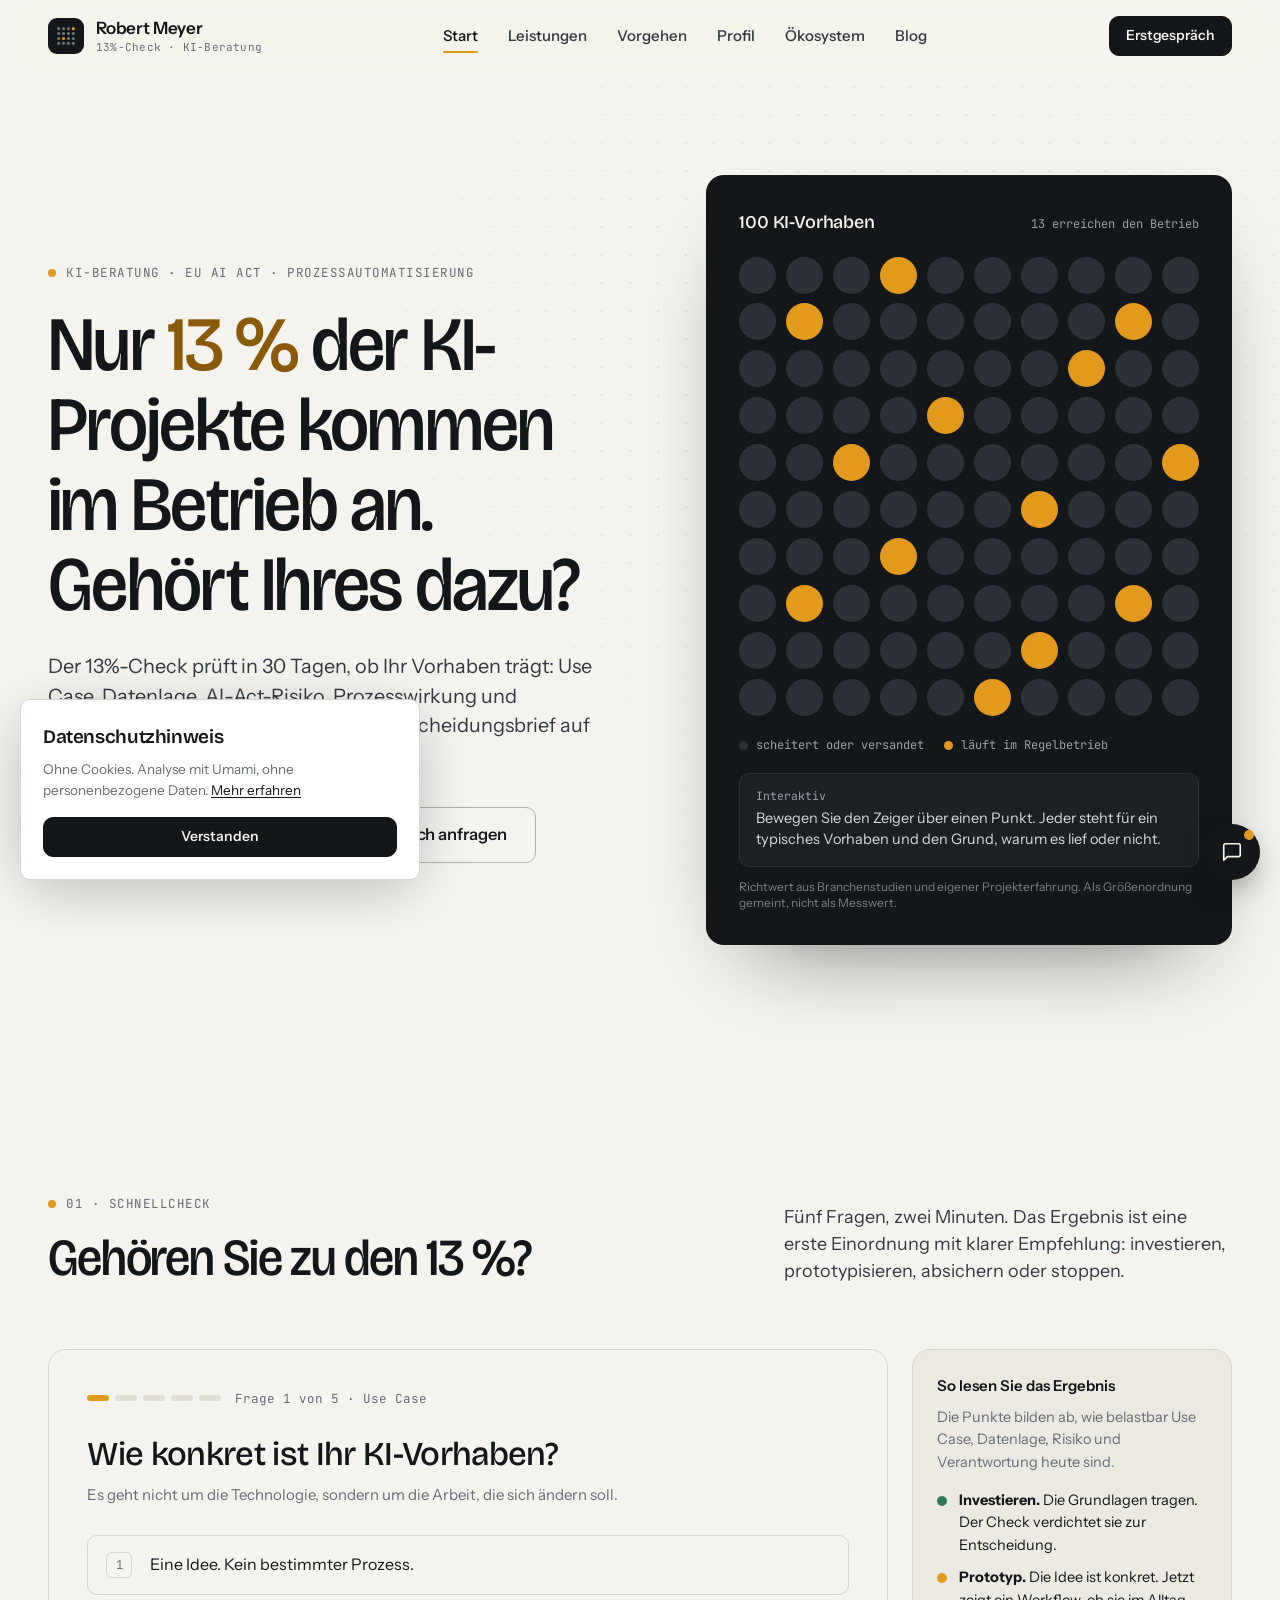
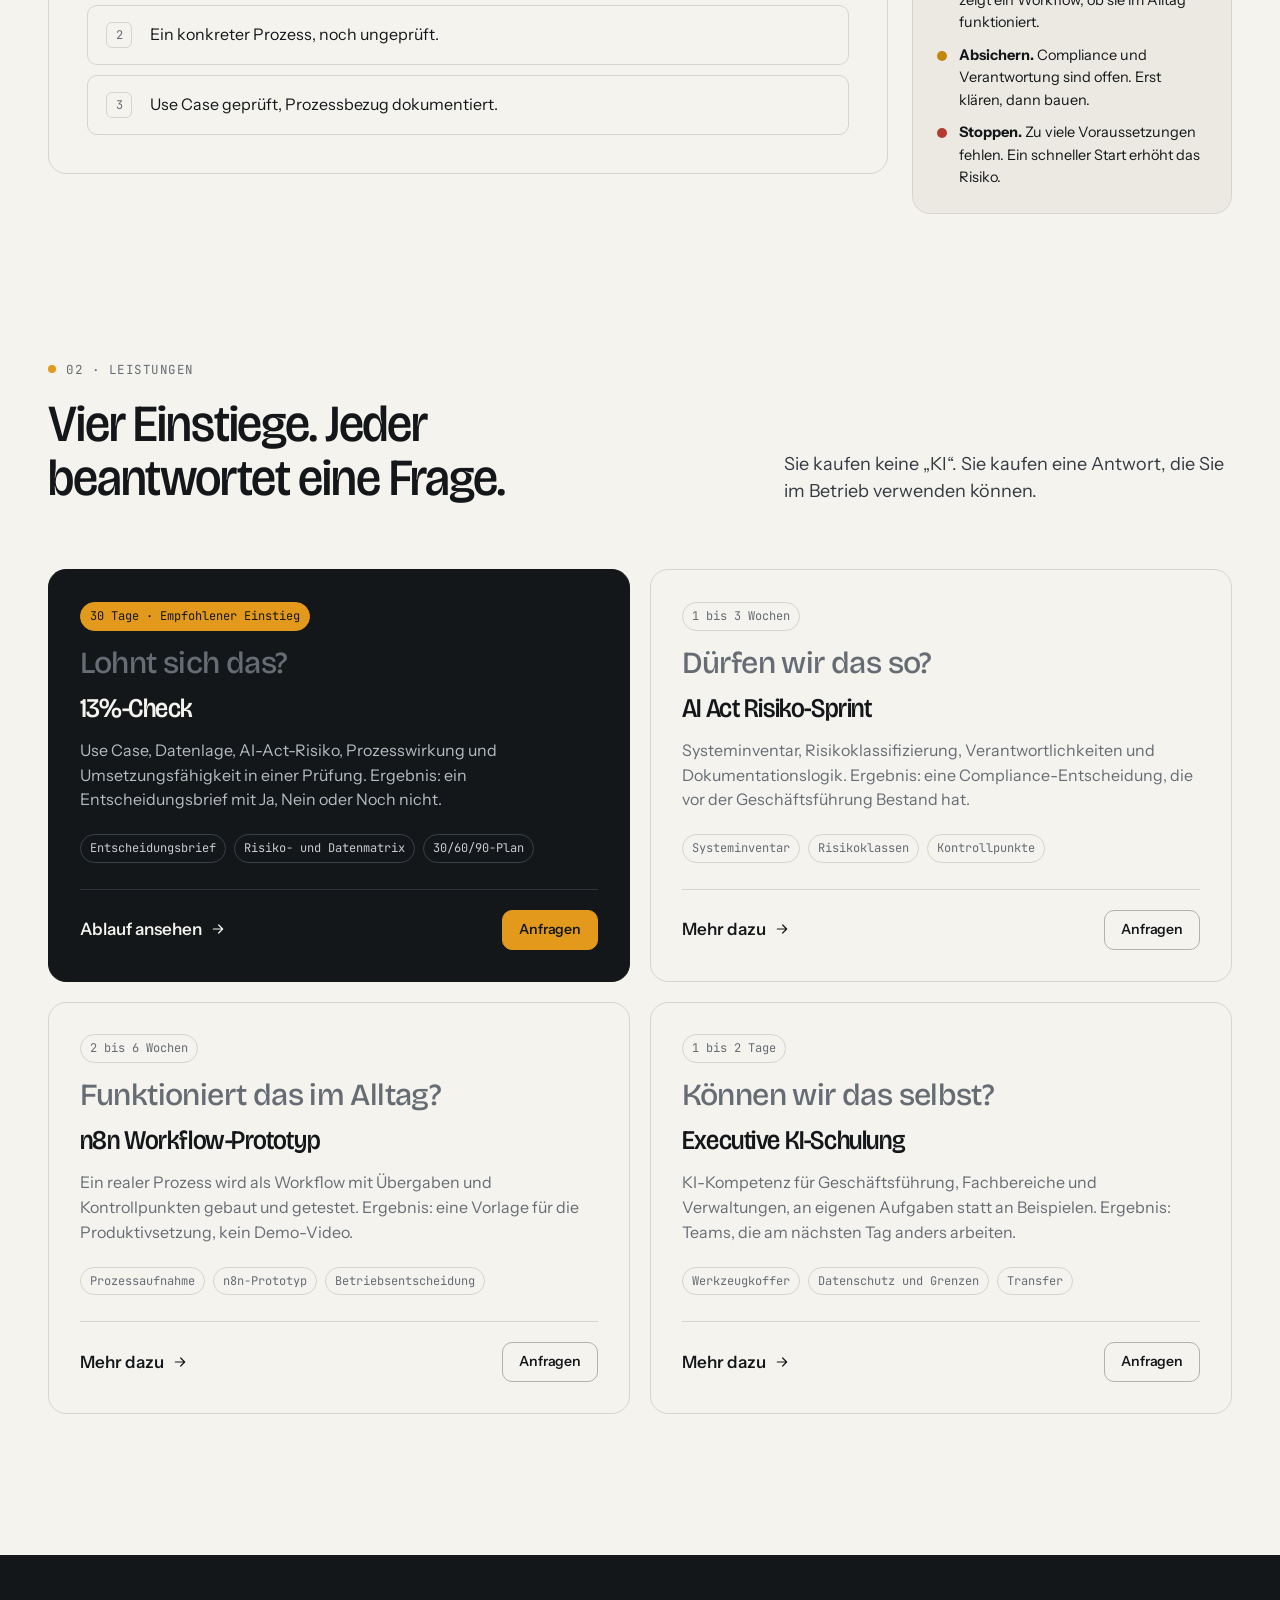
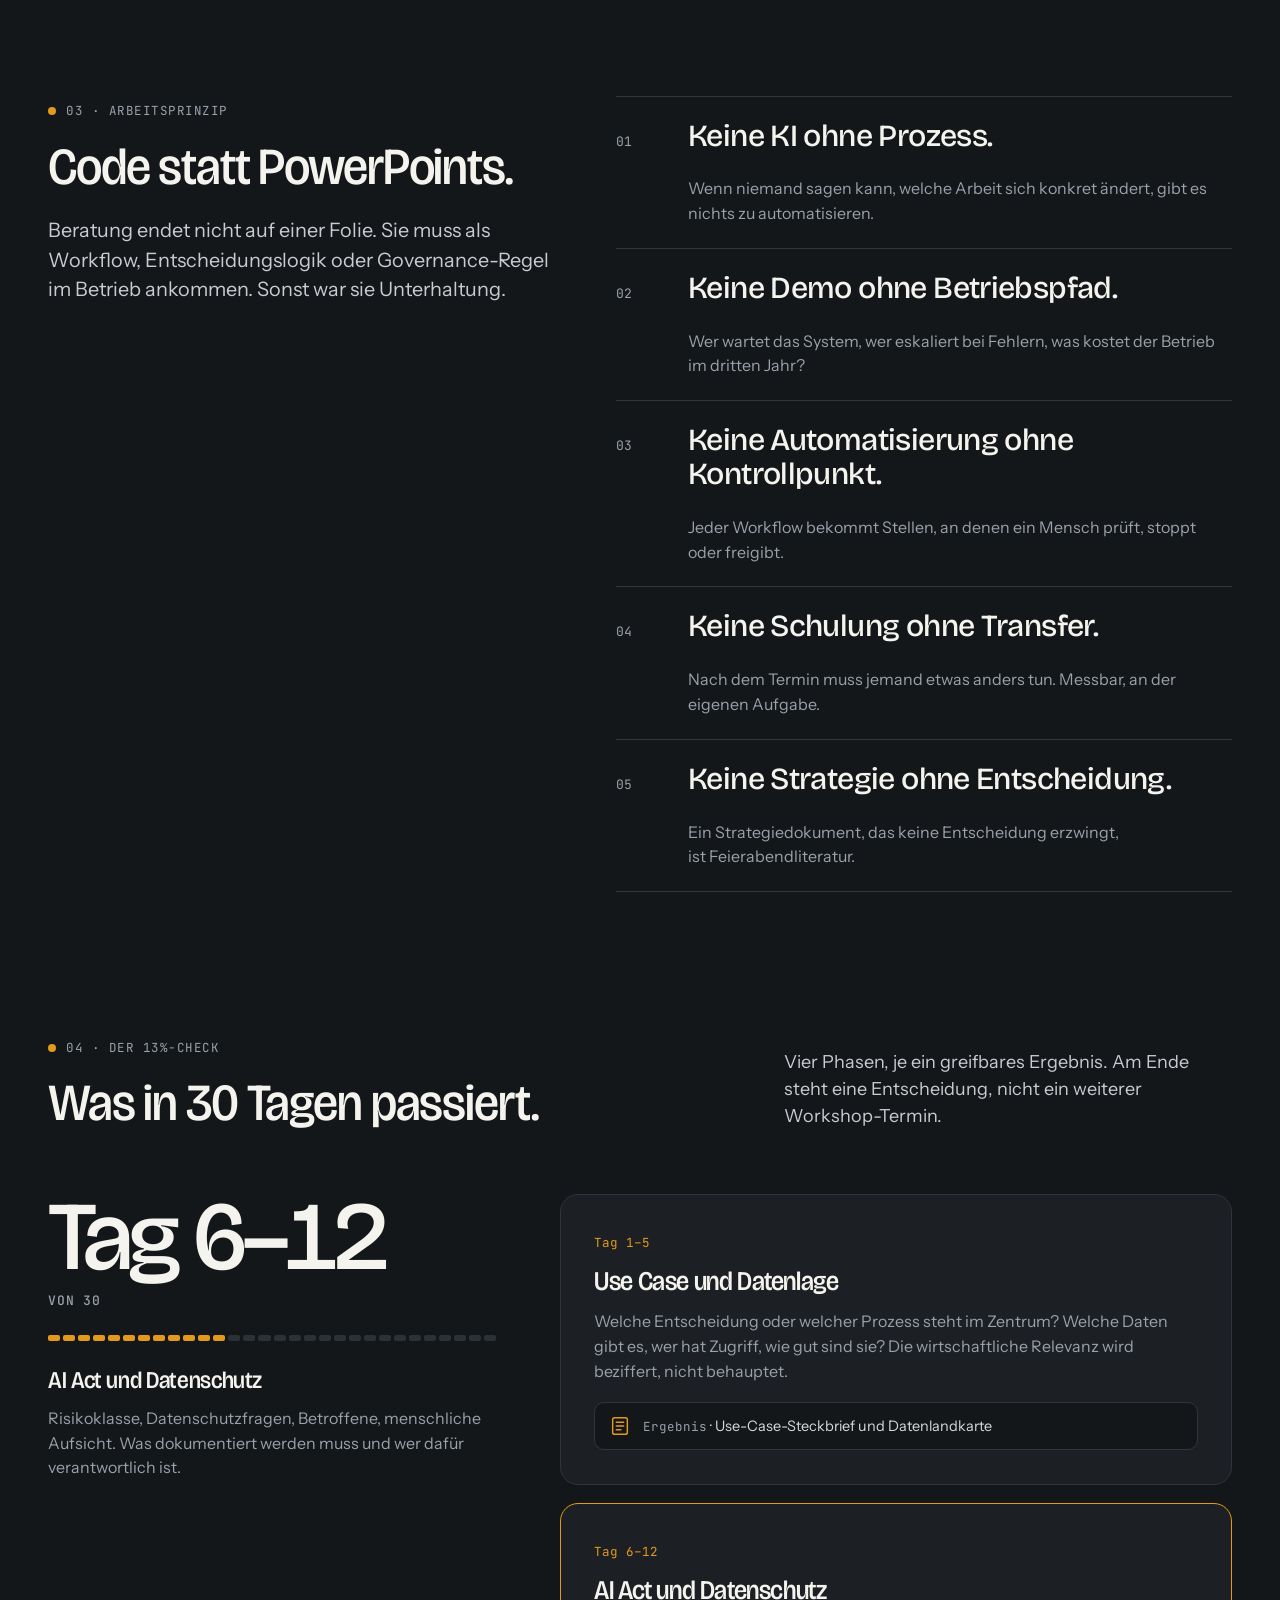
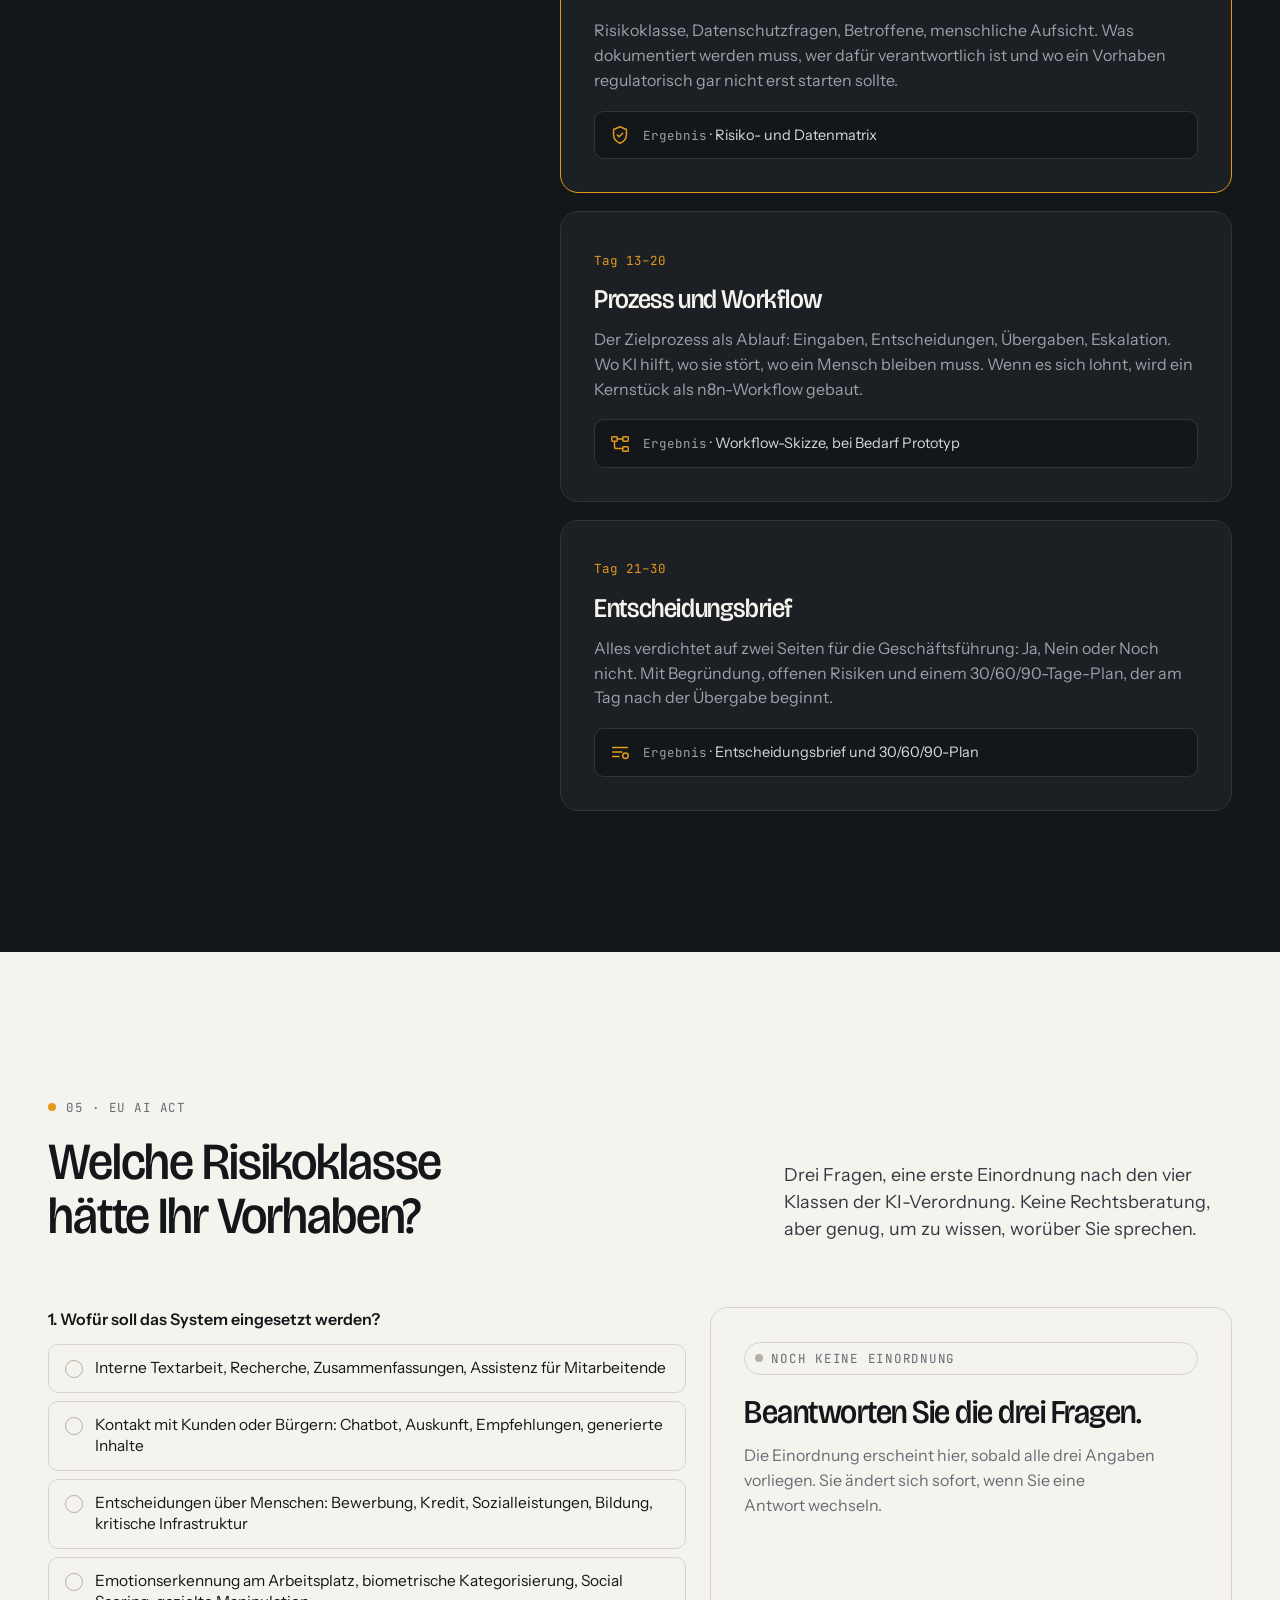
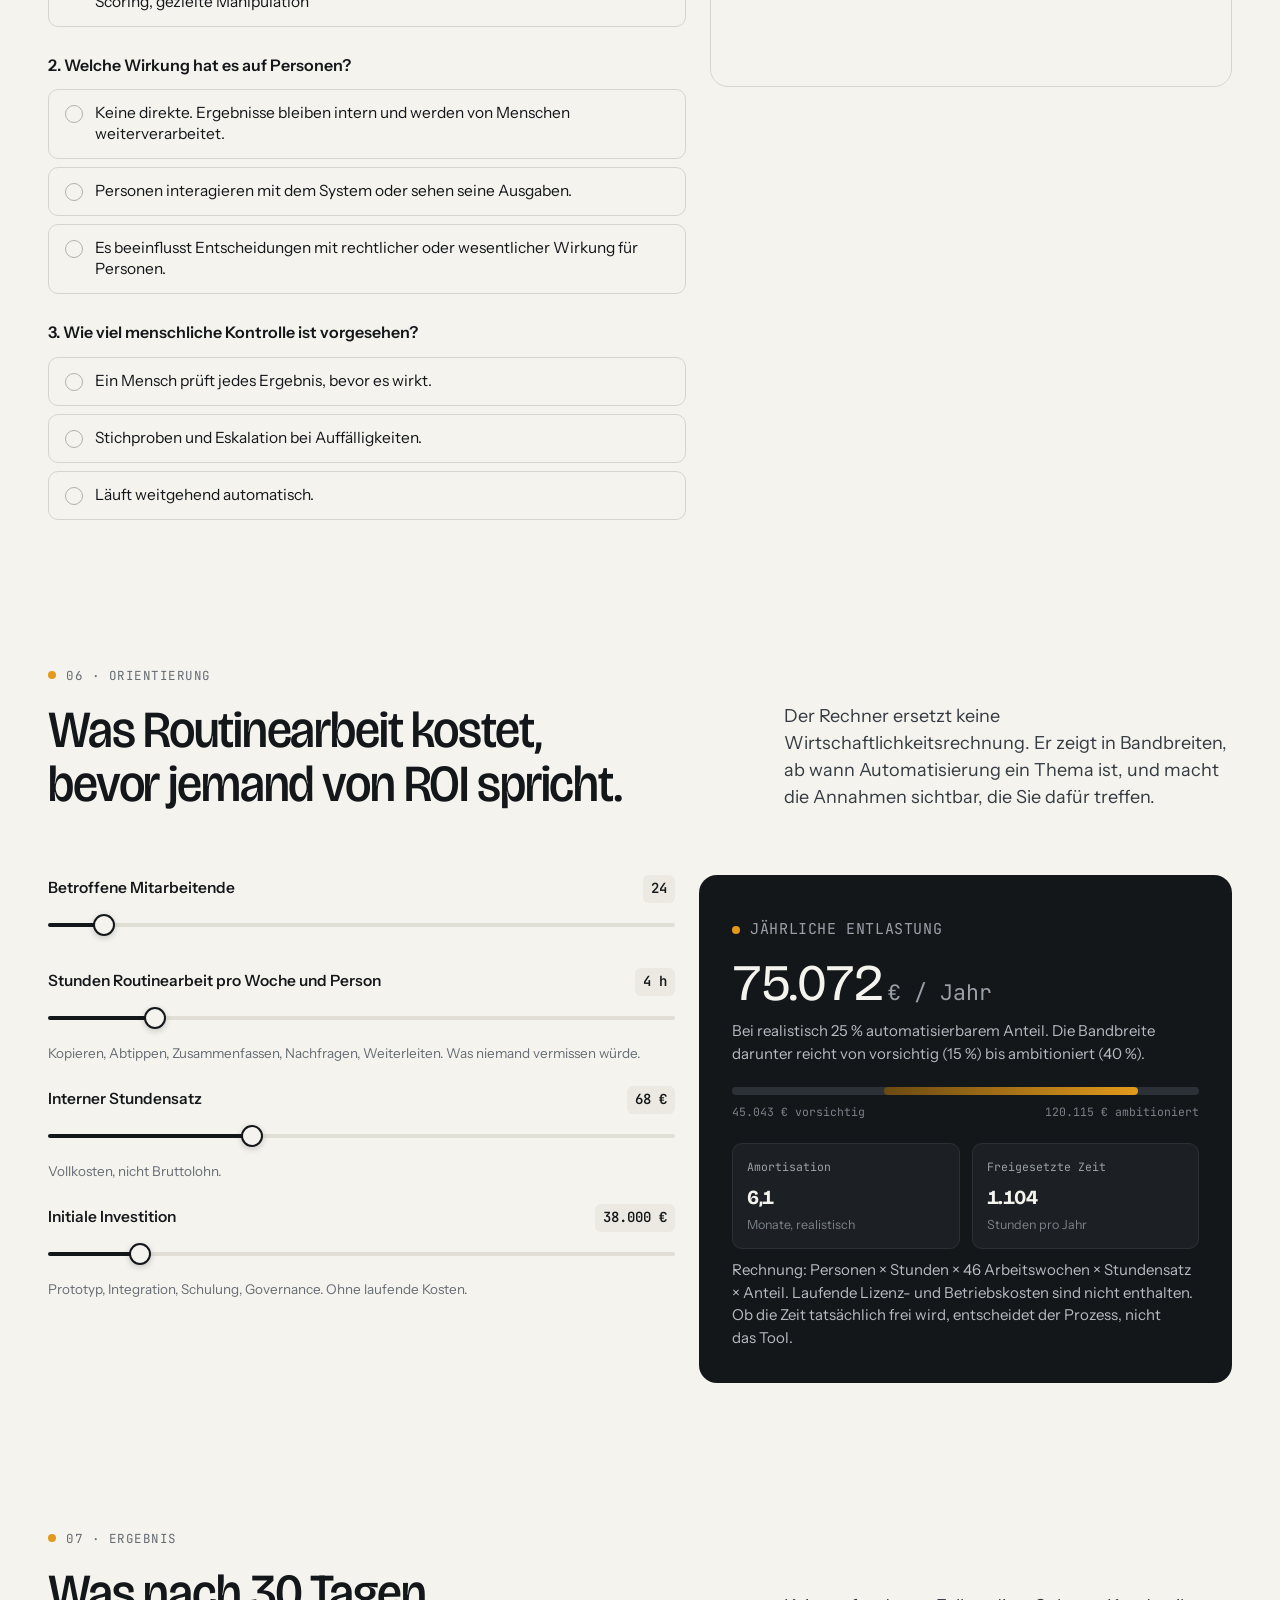
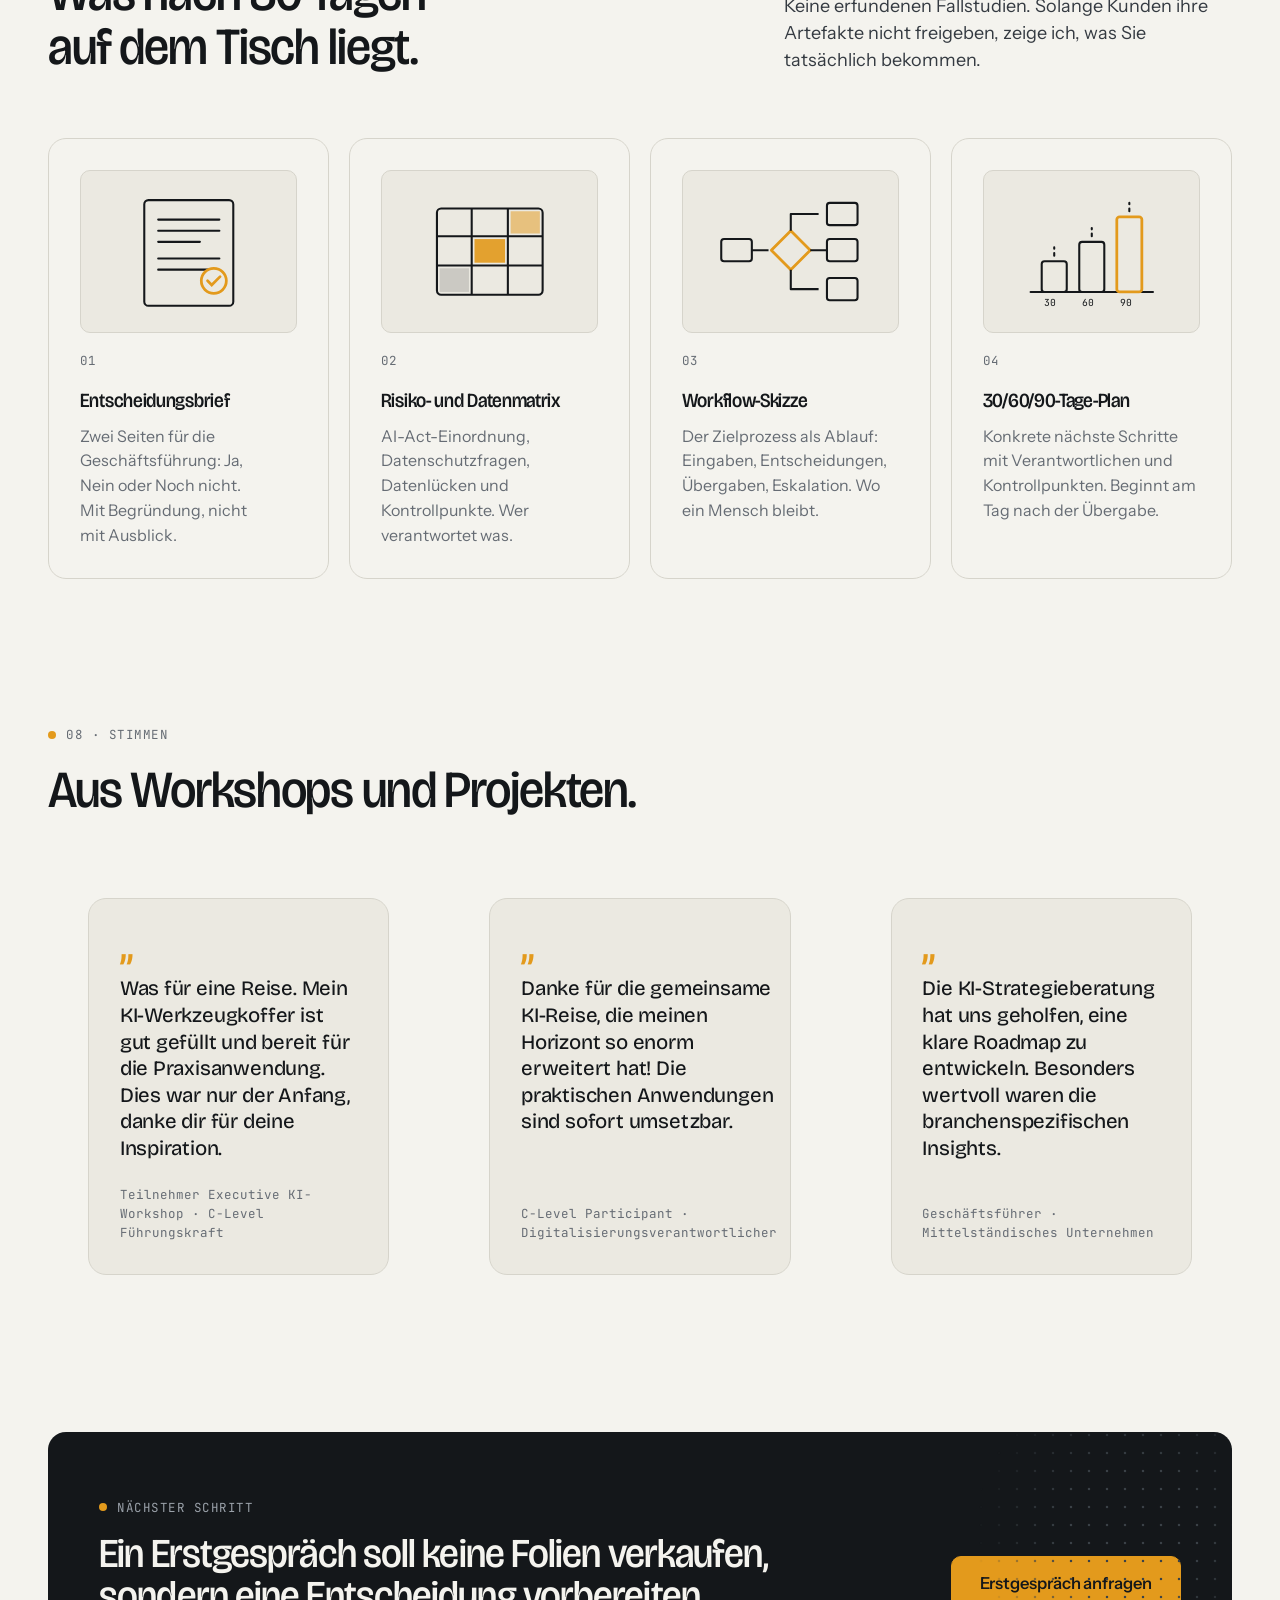
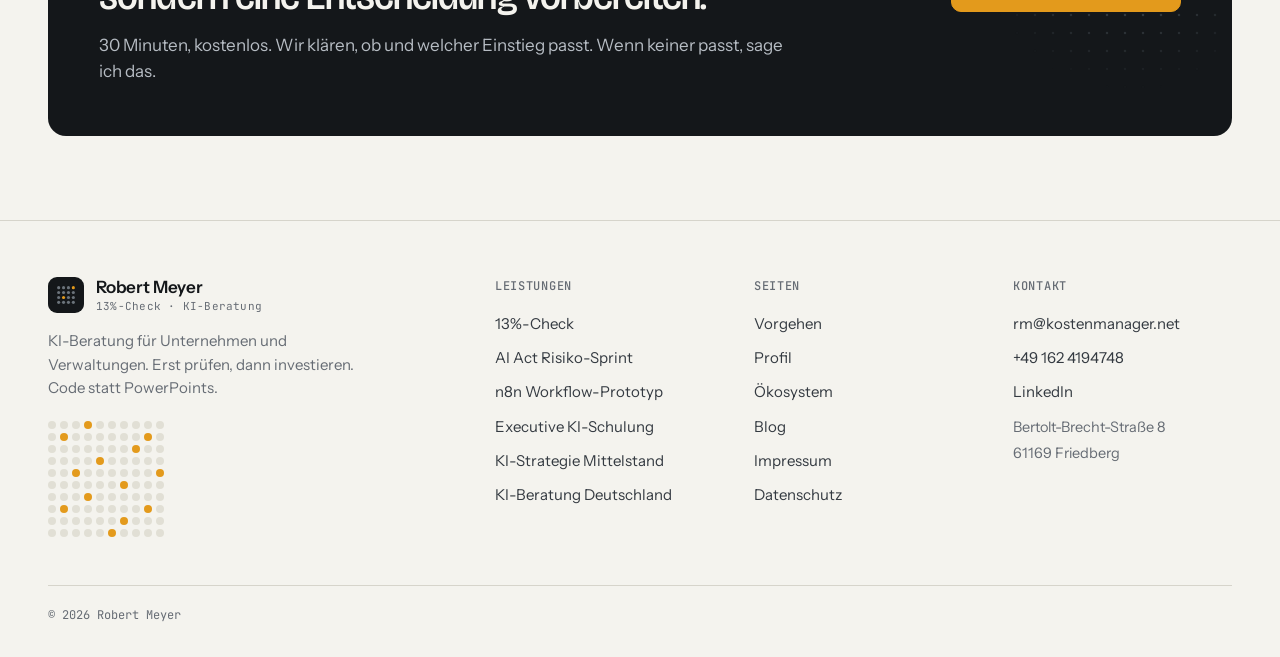
<file: index.html>
<!doctype html>
<html lang="de">
<head>
  <meta charset="utf-8">
  <meta name="viewport" content="width=device-width, initial-scale=1">
  <title>13%-Check – KI-Vorhaben in 30 Tagen prüfen | Robert Meyer, KI-Beratung</title>
  <meta name="description" content="Nur 13 % der KI-Projekte erreichen den Betrieb. Der 13%-Check von Robert Meyer prüft in 30 Tagen Use Case, Datenlage, AI-Act-Risiko und Umsetzungspfad. Ergebnis: ein Entscheidungsbrief für die Geschäftsführung.">
  <meta name="author" content="Robert Meyer">
  <meta name="robots" content="index, follow, max-image-preview:large, max-snippet:-1">
  <link rel="canonical" href="https://ki13prozent.de/">
  <meta property="og:type" content="website">
  <meta property="og:title" content="13%-Check – KI-Vorhaben in 30 Tagen prüfen">
  <meta property="og:description" content="Nur 13 % der KI-Projekte erreichen den Betrieb. Der 13%-Check prüft vorher, ob Ihres dazugehört.">
  <meta property="og:url" content="https://ki13prozent.de/">
  <meta property="og:site_name" content="Robert Meyer · KI-Beratung">
  <meta property="og:locale" content="de_DE">
  <meta property="og:image" content="https://ki13prozent.de/assets/og-image.png">
  <meta name="twitter:card" content="summary_large_image">
  <meta name="twitter:title" content="13%-Check – KI-Vorhaben in 30 Tagen prüfen">
  <meta name="twitter:description" content="Nur 13 % der KI-Projekte erreichen den Betrieb. Der 13%-Check prüft vorher, ob Ihres dazugehört.">
  <meta name="twitter:image" content="https://ki13prozent.de/assets/og-image.png">
  <meta name="theme-color" content="#14171a">
  <link rel="icon" href="assets/favicon.svg" type="image/svg+xml">
  <link rel="preload" href="assets/fonts/bricolage-grotesque-latin.woff2" as="font" type="font/woff2" crossorigin>
  <link rel="preload" href="assets/fonts/instrument-sans-latin.woff2" as="font" type="font/woff2" crossorigin>
  <link rel="stylesheet" href="styles.css">
  <script type="application/ld+json">
  {
    "@context": "https://schema.org",
    "@graph": [
      {
        "@type": "WebSite",
        "@id": "https://ki13prozent.de/#website",
        "url": "https://ki13prozent.de/",
        "name": "Robert Meyer · KI-Beratung",
        "description": "13%-Check, EU AI Act Risiko-Sprint, n8n Workflow-Prototypen und Executive KI-Schulung.",
        "publisher": { "@id": "https://ki13prozent.de/#person" },
        "inLanguage": "de-DE"
      },
      {
        "@type": "Person",
        "@id": "https://ki13prozent.de/#person",
        "name": "Robert Meyer",
        "url": "https://ki13prozent.de/",
        "jobTitle": "KI-Consultant und Dozent",
        "email": "rm@kostenmanager.net",
        "telephone": "+49 162 4194748",
        "address": { "@type": "PostalAddress", "addressLocality": "Friedberg", "postalCode": "61169", "addressCountry": "DE" },
        "sameAs": ["https://www.linkedin.com/in/robert-meyer-666b39315"]
      },
      {
        "@type": "Service",
        "name": "13%-Check",
        "serviceType": "KI-Umsetzungsprüfung",
        "provider": { "@id": "https://ki13prozent.de/#person" },
        "areaServed": "DE",
        "description": "30-Tage-Prüfung eines KI-Vorhabens: Use Case, Datenlage, AI-Act-Risiko, Prozesswirkung, Umsetzungspfad. Ergebnis ist ein Entscheidungsbrief."
      }
    ]
  }
  </script>
  <script defer src="https://cv.rm-on.de/script.js" data-website-id="077fc84e-d4f1-4861-a26e-9604ad4954e3"></script>
</head>
<body>
  <a class="skip-link" href="#main">Zum Inhalt springen</a>

  <header class="site-header" data-header>
    <div class="container nav-shell">
      <a class="brand" href="index.html" aria-label="Startseite Robert Meyer">
        <span class="brand-mark" aria-hidden="true">
          <svg viewBox="0 0 24 24" fill="none"><g fill="#6b737b"><circle cx="4" cy="4" r="1.7"/><circle cx="9.33" cy="4" r="1.7"/><circle cx="14.67" cy="4" r="1.7"/><circle cx="4" cy="9.33" r="1.7"/><circle cx="9.33" cy="9.33" r="1.7"/><circle cx="14.67" cy="9.33" r="1.7"/><circle cx="20" cy="9.33" r="1.7"/><circle cx="4" cy="14.67" r="1.7"/><circle cx="14.67" cy="14.67" r="1.7"/><circle cx="20" cy="14.67" r="1.7"/><circle cx="4" cy="20" r="1.7"/><circle cx="9.33" cy="20" r="1.7"/><circle cx="14.67" cy="20" r="1.7"/><circle cx="20" cy="20" r="1.7"/></g><g fill="#e39a1c"><circle cx="20" cy="4" r="1.7"/><circle cx="9.33" cy="14.67" r="1.7"/></g></svg>
        </span>
        <span>Robert Meyer<small>13%-Check · KI-Beratung</small></span>
      </a>
      <nav class="primary-nav" id="primary-nav" aria-label="Hauptnavigation">
        <a href="index.html">Start</a>
        <a href="services.html">Leistungen</a>
        <a href="roadmap.html">Vorgehen</a>
        <a href="about.html">Profil</a>
        <a href="oekosystem.html">Ökosystem</a>
        <a href="blog.html">Blog</a>
      </nav>
      <div class="nav-actions">
        <button class="btn primary sm" type="button" data-open-contact>Erstgespräch</button>
        <button class="menu-toggle" type="button" data-menu-toggle aria-label="Menü öffnen" aria-expanded="false" aria-controls="primary-nav"><span></span></button>
      </div>
    </div>
  </header>

  <main id="main">

    <!-- HERO -->
    <section class="hero">
      <div class="container hero-grid">
        <div>
          <p class="eyebrow">KI-Beratung · EU AI Act · Prozessautomatisierung</p>
          <h1>Nur <span class="accent">13 %</span> der KI-Projekte kommen im Betrieb an. Gehört Ihres dazu?</h1>
          <p class="lead">Der 13%-Check prüft in 30 Tagen, ob Ihr Vorhaben trägt: Use Case, Datenlage, AI-Act-Risiko, Prozesswirkung und Umsetzungspfad. Am Ende liegt ein Entscheidungsbrief auf dem Tisch, kein Foliensatz.</p>
          <div class="hero-actions">
            <a class="btn primary lg" href="#check">
              Schnellcheck starten
              <svg viewBox="0 0 24 24" fill="none" aria-hidden="true"><path d="M5 12h14m-6-6 6 6-6 6" stroke="currentColor" stroke-width="1.8" stroke-linecap="round" stroke-linejoin="round"/></svg>
            </a>
            <button class="btn lg" type="button" data-open-contact data-contact-topic="13%-Check">Erstgespräch anfragen</button>
          </div>
        </div>

        <aside class="grid-panel" aria-label="100 KI-Vorhaben, 13 erreichen den Betrieb">
          <div class="grid-panel-head">
            <strong>100 KI-Vorhaben</strong>
            <span class="num">13 erreichen den Betrieb</span>
          </div>
          <div class="dots" data-dots role="group" aria-label="Raster aus 100 Punkten"></div>
          <div class="grid-legend">
            <span><i></i>scheitert oder versandet</span>
            <span><i class="on"></i>läuft im Regelbetrieb</span>
          </div>
          <div class="grid-note" data-dots-note aria-live="polite">
            <span class="num">Interaktiv</span>
            Bewegen Sie den Zeiger über einen Punkt. Jeder steht für ein typisches Vorhaben und den Grund, warum es lief oder nicht.
          </div>
          <p class="grid-source">Richtwert aus Branchenstudien und eigener Projekterfahrung. Als Größenordnung gemeint, nicht als Messwert.</p>
        </aside>
      </div>
    </section>

    <!-- 01 SCHNELLCHECK -->
    <section class="section" id="check">
      <div class="container">
        <div class="section-head">
          <div>
            <p class="eyebrow">01 · Schnellcheck</p>
            <h2>Gehören Sie zu den 13 %?</h2>
          </div>
          <p class="lead">Fünf Fragen, zwei Minuten. Das Ergebnis ist eine erste Einordnung mit klarer Empfehlung: investieren, prototypisieren, absichern oder stoppen.</p>
        </div>
        <div class="check-shell">
          <div data-check></div>
          <aside class="check-side reveal" style="--d:2">
            <h4>So lesen Sie das Ergebnis</h4>
            <p>Die Punkte bilden ab, wie belastbar Use Case, Datenlage, Risiko und Verantwortung heute sind.</p>
            <ul>
              <li><i class="go"></i><span><strong>Investieren.</strong> Die Grundlagen tragen. Der Check verdichtet sie zur Entscheidung.</span></li>
              <li><i class="proto"></i><span><strong>Prototyp.</strong> Die Idee ist konkret. Jetzt zeigt ein Workflow, ob sie im Alltag funktioniert.</span></li>
              <li><i class="hold"></i><span><strong>Absichern.</strong> Compliance und Verantwortung sind offen. Erst klären, dann bauen.</span></li>
              <li><i class="stop"></i><span><strong>Stoppen.</strong> Zu viele Voraussetzungen fehlen. Ein schneller Start erhöht das Risiko.</span></li>
            </ul>
          </aside>
        </div>
      </div>
    </section>

    <!-- 02 LEISTUNGEN -->
    <section class="section" id="leistungen">
      <div class="container">
        <div class="section-head">
          <div>
            <p class="eyebrow">02 · Leistungen</p>
            <h2>Vier Einstiege. Jeder beantwortet eine Frage.</h2>
          </div>
          <p class="lead">Sie kaufen keine „KI“. Sie kaufen eine Antwort, die Sie im Betrieb verwenden können.</p>
        </div>
        <div class="offers">
          <article class="card offer featured reveal">
            <div>
              <span class="tag on">30 Tage · Empfohlener Einstieg</span>
              <p class="question">Lohnt sich das?</p>
              <h3>13%-Check</h3>
              <p class="answer">Use Case, Datenlage, AI-Act-Risiko, Prozesswirkung und Umsetzungsfähigkeit in einer Prüfung. Ergebnis: ein Entscheidungsbrief mit Ja, Nein oder Noch nicht.</p>
              <div class="meta"><span class="tag">Entscheidungsbrief</span><span class="tag">Risiko- und Datenmatrix</span><span class="tag">30/60/90-Plan</span></div>
            </div>
            <div class="card-foot">
              <a class="link-arrow" href="services.html#check">Ablauf ansehen <svg viewBox="0 0 24 24" fill="none" aria-hidden="true"><path d="M5 12h14m-6-6 6 6-6 6" stroke="currentColor" stroke-width="1.8" stroke-linecap="round" stroke-linejoin="round"/></svg></a>
              <button class="btn primary sm" type="button" data-open-contact data-contact-topic="13%-Check">Anfragen</button>
            </div>
          </article>
          <article class="card offer hover reveal" style="--d:1">
            <div>
              <span class="tag">1 bis 3 Wochen</span>
              <p class="question">Dürfen wir das so?</p>
              <h3>AI Act Risiko-Sprint</h3>
              <p class="answer">Systeminventar, Risikoklassifizierung, Verantwortlichkeiten und Dokumentationslogik. Ergebnis: eine Compliance-Entscheidung, die vor der Geschäftsführung Bestand hat.</p>
              <div class="meta"><span class="tag">Systeminventar</span><span class="tag">Risikoklassen</span><span class="tag">Kontrollpunkte</span></div>
            </div>
            <div class="card-foot">
              <a class="link-arrow" href="eu-ai-act-beratung.html">Mehr dazu <svg viewBox="0 0 24 24" fill="none" aria-hidden="true"><path d="M5 12h14m-6-6 6 6-6 6" stroke="currentColor" stroke-width="1.8" stroke-linecap="round" stroke-linejoin="round"/></svg></a>
              <button class="btn sm" type="button" data-open-contact data-contact-topic="AI Act Risiko-Sprint">Anfragen</button>
            </div>
          </article>
          <article class="card offer hover reveal" style="--d:2">
            <div>
              <span class="tag">2 bis 6 Wochen</span>
              <p class="question">Funktioniert das im Alltag?</p>
              <h3>n8n Workflow-Prototyp</h3>
              <p class="answer">Ein realer Prozess wird als Workflow mit Übergaben und Kontrollpunkten gebaut und getestet. Ergebnis: eine Vorlage für die Produktivsetzung, kein Demo-Video.</p>
              <div class="meta"><span class="tag">Prozessaufnahme</span><span class="tag">n8n-Prototyp</span><span class="tag">Betriebsentscheidung</span></div>
            </div>
            <div class="card-foot">
              <a class="link-arrow" href="n8n-automatisierung.html">Mehr dazu <svg viewBox="0 0 24 24" fill="none" aria-hidden="true"><path d="M5 12h14m-6-6 6 6-6 6" stroke="currentColor" stroke-width="1.8" stroke-linecap="round" stroke-linejoin="round"/></svg></a>
              <button class="btn sm" type="button" data-open-contact data-contact-topic="n8n Workflow-Prototyp">Anfragen</button>
            </div>
          </article>
          <article class="card offer hover reveal" style="--d:3">
            <div>
              <span class="tag">1 bis 2 Tage</span>
              <p class="question">Können wir das selbst?</p>
              <h3>Executive KI-Schulung</h3>
              <p class="answer">KI-Kompetenz für Geschäftsführung, Fachbereiche und Verwaltungen, an eigenen Aufgaben statt an Beispielen. Ergebnis: Teams, die am nächsten Tag anders arbeiten.</p>
              <div class="meta"><span class="tag">Werkzeugkoffer</span><span class="tag">Datenschutz und Grenzen</span><span class="tag">Transfer</span></div>
            </div>
            <div class="card-foot">
              <a class="link-arrow" href="ki-schulung-verwaltung.html">Mehr dazu <svg viewBox="0 0 24 24" fill="none" aria-hidden="true"><path d="M5 12h14m-6-6 6 6-6 6" stroke="currentColor" stroke-width="1.8" stroke-linecap="round" stroke-linejoin="round"/></svg></a>
              <button class="btn sm" type="button" data-open-contact data-contact-topic="Executive KI-Schulung">Anfragen</button>
            </div>
          </article>
        </div>
      </div>
    </section>

    <!-- 03 ARBEITSPRINZIP -->
    <section class="section dark" id="prinzip">
      <div class="container principle">
        <div class="sticky">
          <p class="eyebrow">03 · Arbeitsprinzip</p>
          <h2 style="margin-top:18px">Code statt PowerPoints.</h2>
          <p class="lead" style="margin-top:22px">Beratung endet nicht auf einer Folie. Sie muss als Workflow, Entscheidungslogik oder Governance-Regel im Betrieb ankommen. Sonst war sie Unterhaltung.</p>
        </div>
        <ul class="manifest">
          <li class="reveal"><span class="num">01</span><strong>Keine KI ohne Prozess.</strong><p>Wenn niemand sagen kann, welche Arbeit sich konkret ändert, gibt es nichts zu automatisieren.</p></li>
          <li class="reveal" style="--d:1"><span class="num">02</span><strong>Keine Demo ohne Betriebspfad.</strong><p>Wer wartet das System, wer eskaliert bei Fehlern, was kostet der Betrieb im dritten Jahr?</p></li>
          <li class="reveal" style="--d:2"><span class="num">03</span><strong>Keine Automatisierung ohne Kontrollpunkt.</strong><p>Jeder Workflow bekommt Stellen, an denen ein Mensch prüft, stoppt oder freigibt.</p></li>
          <li class="reveal" style="--d:3"><span class="num">04</span><strong>Keine Schulung ohne Transfer.</strong><p>Nach dem Termin muss jemand etwas anders tun. Messbar, an der eigenen Aufgabe.</p></li>
          <li class="reveal" style="--d:4"><span class="num">05</span><strong>Keine Strategie ohne Entscheidung.</strong><p>Ein Strategiedokument, das keine Entscheidung erzwingt, ist Feierabendliteratur.</p></li>
        </ul>
      </div>
    </section>

    <!-- 04 30 TAGE -->
    <section class="section dark" id="ablauf">
      <div class="container">
        <div class="section-head">
          <div>
            <p class="eyebrow">04 · Der 13%-Check</p>
            <h2>Was in 30 Tagen passiert.</h2>
          </div>
          <p class="lead">Vier Phasen, je ein greifbares Ergebnis. Am Ende steht eine Entscheidung, nicht ein weiterer Workshop-Termin.</p>
        </div>
        <div class="days" data-days>
          <div class="days-sticky">
            <div class="day-counter"><span data-day-label>Tag 1–5</span><small>von 30</small></div>
            <div class="day-bar" data-day-bar aria-hidden="true"></div>
            <h3 class="day-phase-title" data-day-title>Use Case und Datenlage</h3>
            <p class="day-phase-text" data-day-text>Welche Entscheidung oder welcher Prozess steht im Zentrum? Welche Daten gibt es, wer hat Zugriff, wie gut sind sie?</p>
          </div>
          <div class="phase-list">
            <article class="phase" data-phase data-from="1" data-to="5" data-title="Use Case und Datenlage" data-text="Welche Entscheidung oder welcher Prozess steht im Zentrum? Welche Daten gibt es, wer hat Zugriff, wie gut sind sie?">
              <span class="num">Tag 1–5</span>
              <h3>Use Case und Datenlage</h3>
              <p>Welche Entscheidung oder welcher Prozess steht im Zentrum? Welche Daten gibt es, wer hat Zugriff, wie gut sind sie? Die wirtschaftliche Relevanz wird beziffert, nicht behauptet.</p>
              <div class="artifact"><svg viewBox="0 0 24 24" fill="none" stroke="currentColor" stroke-width="1.6" stroke-linecap="round" stroke-linejoin="round"><rect x="4" y="3" width="16" height="18" rx="2"/><path d="M8 8h8M8 12h8M8 16h5"/></svg><span><span class="num">Ergebnis</span> · Use-Case-Steckbrief und Datenlandkarte</span></div>
            </article>
            <article class="phase" data-phase data-from="6" data-to="12" data-title="AI Act und Datenschutz" data-text="Risikoklasse, Datenschutzfragen, Betroffene, menschliche Aufsicht. Was dokumentiert werden muss und wer dafür verantwortlich ist.">
              <span class="num">Tag 6–12</span>
              <h3>AI Act und Datenschutz</h3>
              <p>Risikoklasse, Datenschutzfragen, Betroffene, menschliche Aufsicht. Was dokumentiert werden muss, wer dafür verantwortlich ist und wo ein Vorhaben regulatorisch gar nicht erst starten sollte.</p>
              <div class="artifact"><svg viewBox="0 0 24 24" fill="none" stroke="currentColor" stroke-width="1.6" stroke-linecap="round" stroke-linejoin="round"><path d="M12 3 5 6v6c0 4.2 2.8 7.2 7 9 4.2-1.8 7-4.8 7-9V6l-7-3Z"/><path d="m9 12 2 2 4-4"/></svg><span><span class="num">Ergebnis</span> · Risiko- und Datenmatrix</span></div>
            </article>
            <article class="phase" data-phase data-from="13" data-to="20" data-title="Prozess und Workflow" data-text="Der Zielprozess als Ablauf: Eingaben, Entscheidungen, Übergaben, Eskalation. Wo KI hilft, wo sie stört, wo ein Mensch bleiben muss.">
              <span class="num">Tag 13–20</span>
              <h3>Prozess und Workflow</h3>
              <p>Der Zielprozess als Ablauf: Eingaben, Entscheidungen, Übergaben, Eskalation. Wo KI hilft, wo sie stört, wo ein Mensch bleiben muss. Wenn es sich lohnt, wird ein Kernstück als n8n-Workflow gebaut.</p>
              <div class="artifact"><svg viewBox="0 0 24 24" fill="none" stroke="currentColor" stroke-width="1.6" stroke-linecap="round" stroke-linejoin="round"><rect x="3" y="4" width="6" height="5" rx="1"/><rect x="15" y="15" width="6" height="5" rx="1"/><rect x="15" y="4" width="6" height="5" rx="1"/><path d="M9 6.5h6M6 9v6a2 2 0 0 0 2 2h7"/></svg><span><span class="num">Ergebnis</span> · Workflow-Skizze, bei Bedarf Prototyp</span></div>
            </article>
            <article class="phase" data-phase data-from="21" data-to="30" data-title="Entscheidungsbrief" data-text="Alles verdichtet auf zwei Seiten für die Geschäftsführung: Ja, Nein oder Noch nicht. Mit Begründung und 30/60/90-Tage-Plan.">
              <span class="num">Tag 21–30</span>
              <h3>Entscheidungsbrief</h3>
              <p>Alles verdichtet auf zwei Seiten für die Geschäftsführung: Ja, Nein oder Noch nicht. Mit Begründung, offenen Risiken und einem 30/60/90-Tage-Plan, der am Tag nach der Übergabe beginnt.</p>
              <div class="artifact"><svg viewBox="0 0 24 24" fill="none" stroke="currentColor" stroke-width="1.6" stroke-linecap="round" stroke-linejoin="round"><path d="M4 7h16M4 12h10M4 17h7"/><circle cx="18" cy="16" r="3"/></svg><span><span class="num">Ergebnis</span> · Entscheidungsbrief und 30/60/90-Plan</span></div>
            </article>
          </div>
        </div>
      </div>
    </section>

    <!-- 05 AI ACT -->
    <section class="section" id="ai-act">
      <div class="container">
        <div class="section-head">
          <div>
            <p class="eyebrow">05 · EU AI Act</p>
            <h2>Welche Risikoklasse hätte Ihr Vorhaben?</h2>
          </div>
          <p class="lead">Drei Fragen, eine erste Einordnung nach den vier Klassen der KI-Verordnung. Keine Rechtsberatung, aber genug, um zu wissen, worüber Sie sprechen.</p>
        </div>
        <div class="aiact">
          <form class="aiact-form" data-aiact>
            <fieldset class="aiact-q">
              <legend>1. Wofür soll das System eingesetzt werden?</legend>
              <div class="seg">
                <label><input type="radio" name="use" value="internal"><i></i><span>Interne Textarbeit, Recherche, Zusammenfassungen, Assistenz für Mitarbeitende</span></label>
                <label><input type="radio" name="use" value="customer"><i></i><span>Kontakt mit Kunden oder Bürgern: Chatbot, Auskunft, Empfehlungen, generierte Inhalte</span></label>
                <label><input type="radio" name="use" value="decision"><i></i><span>Entscheidungen über Menschen: Bewerbung, Kredit, Sozialleistungen, Bildung, kritische Infrastruktur</span></label>
                <label><input type="radio" name="use" value="prohibited"><i></i><span>Emotionserkennung am Arbeitsplatz, biometrische Kategorisierung, Social Scoring, gezielte Manipulation</span></label>
              </div>
            </fieldset>
            <fieldset class="aiact-q">
              <legend>2. Welche Wirkung hat es auf Personen?</legend>
              <div class="seg">
                <label><input type="radio" name="impact" value="none"><i></i><span>Keine direkte. Ergebnisse bleiben intern und werden von Menschen weiterverarbeitet.</span></label>
                <label><input type="radio" name="impact" value="interact"><i></i><span>Personen interagieren mit dem System oder sehen seine Ausgaben.</span></label>
                <label><input type="radio" name="impact" value="legal"><i></i><span>Es beeinflusst Entscheidungen mit rechtlicher oder wesentlicher Wirkung für Personen.</span></label>
              </div>
            </fieldset>
            <fieldset class="aiact-q">
              <legend>3. Wie viel menschliche Kontrolle ist vorgesehen?</legend>
              <div class="seg">
                <label><input type="radio" name="control" value="every"><i></i><span>Ein Mensch prüft jedes Ergebnis, bevor es wirkt.</span></label>
                <label><input type="radio" name="control" value="sample"><i></i><span>Stichproben und Eskalation bei Auffälligkeiten.</span></label>
                <label><input type="radio" name="control" value="auto"><i></i><span>Läuft weitgehend automatisch.</span></label>
              </div>
            </fieldset>
          </form>
          <aside class="aiact-result" data-aiact-result aria-live="polite">
            <span class="class-label"><i></i>Noch keine Einordnung</span>
            <h3>Beantworten Sie die drei Fragen.</h3>
            <p>Die Einordnung erscheint hier, sobald alle drei Angaben vorliegen. Sie ändert sich sofort, wenn Sie eine Antwort wechseln.</p>
          </aside>
        </div>
      </div>
    </section>

    <!-- 06 ROI -->
    <section class="section" id="roi">
      <div class="container">
        <div class="section-head">
          <div>
            <p class="eyebrow">06 · Orientierung</p>
            <h2>Was Routinearbeit kostet, bevor jemand von ROI spricht.</h2>
          </div>
          <p class="lead">Der Rechner ersetzt keine Wirtschaftlichkeitsrechnung. Er zeigt in Bandbreiten, ab wann Automatisierung ein Thema ist, und macht die Annahmen sichtbar, die Sie dafür treffen.</p>
        </div>
        <div class="roi">
          <form class="roi-form" data-roi>
            <div class="range-field">
              <label for="roi-people">Betroffene Mitarbeitende <output for="roi-people" data-out="people">24</output></label>
              <input id="roi-people" type="range" min="2" max="300" step="1" value="24" name="people">
            </div>
            <div class="range-field">
              <label for="roi-hours">Stunden Routinearbeit pro Woche und Person <output for="roi-hours" data-out="hours">4 h</output></label>
              <input id="roi-hours" type="range" min="1" max="20" step="0.5" value="4" name="hours">
              <p class="hint">Kopieren, Abtippen, Zusammenfassen, Nachfragen, Weiterleiten. Was niemand vermissen würde.</p>
            </div>
            <div class="range-field">
              <label for="roi-rate">Interner Stundensatz <output for="roi-rate" data-out="rate">68 €</output></label>
              <input id="roi-rate" type="range" min="25" max="160" step="1" value="68" name="rate">
              <p class="hint">Vollkosten, nicht Bruttolohn.</p>
            </div>
            <div class="range-field">
              <label for="roi-invest">Initiale Investition <output for="roi-invest" data-out="invest">38.000 €</output></label>
              <input id="roi-invest" type="range" min="5000" max="250000" step="1000" value="38000" name="invest">
              <p class="hint">Prototyp, Integration, Schulung, Governance. Ohne laufende Kosten.</p>
            </div>
          </form>
          <aside class="roi-result" aria-live="polite">
            <p class="eyebrow">Jährliche Entlastung</p>
            <div class="roi-big"><span class="count" data-roi-mid>0</span><small>€ / Jahr</small></div>
            <p>Bei realistisch 25 % automatisierbarem Anteil. Die Bandbreite darunter reicht von vorsichtig (15 %) bis ambitioniert (40 %).</p>
            <div class="roi-range">
              <div class="track"><div class="band" data-roi-band></div></div>
              <div class="ticks"><span data-roi-lo>0 €</span><span data-roi-hi>0 €</span></div>
            </div>
            <div class="roi-kpis">
              <div><span class="num">Amortisation</span><strong data-roi-payback>–</strong><small>Monate, realistisch</small></div>
              <div><span class="num">Freigesetzte Zeit</span><strong data-roi-hours>–</strong><small>Stunden pro Jahr</small></div>
            </div>
            <p class="roi-assumptions">Rechnung: Personen × Stunden × 46 Arbeitswochen × Stundensatz × Anteil. Laufende Lizenz- und Betriebskosten sind nicht enthalten. Ob die Zeit tatsächlich frei wird, entscheidet der Prozess, nicht das Tool.</p>
          </aside>
        </div>
      </div>
    </section>

    <!-- 07 LIEFERGEGENSTÄNDE -->
    <section class="section" id="ergebnis">
      <div class="container">
        <div class="section-head">
          <div>
            <p class="eyebrow">07 · Ergebnis</p>
            <h2>Was nach 30 Tagen auf dem Tisch liegt.</h2>
          </div>
          <p class="lead">Keine erfundenen Fallstudien. Solange Kunden ihre Artefakte nicht freigeben, zeige ich, was Sie tatsächlich bekommen.</p>
        </div>
        <div class="artifacts">
          <article class="card artifact-card hover reveal">
            <div class="pic" aria-hidden="true">
              <svg viewBox="0 0 120 90" fill="none" stroke="currentColor" stroke-width="1.5" stroke-linecap="round"><rect x="28" y="8" width="64" height="76" rx="3"/><path d="M38 22h44M38 30h44M38 38h30M38 50h44M38 58h36"/><circle class="a" cx="78" cy="66" r="9" stroke="currentColor" stroke-width="2"/><path class="a" d="m73.5 66 3 3 6-6" stroke="currentColor" stroke-width="2"/></svg>
            </div>
            <span class="num">01</span>
            <h3>Entscheidungsbrief</h3>
            <p>Zwei Seiten für die Geschäftsführung: Ja, Nein oder Noch nicht. Mit Begründung, nicht mit Ausblick.</p>
          </article>
          <article class="card artifact-card hover reveal" style="--d:1">
            <div class="pic" aria-hidden="true">
              <svg viewBox="0 0 120 90" fill="none" stroke="currentColor" stroke-width="1.5"><rect x="22" y="14" width="76" height="62" rx="3"/><path d="M22 34h76M22 55h76M47 14v62M73 14v62"/><rect class="a" x="49" y="36" width="22" height="17" fill="currentColor" stroke="none" opacity=".9"/><rect class="a" x="75" y="16" width="21" height="16" fill="currentColor" stroke="none" opacity=".5"/><rect x="24" y="57" width="21" height="17" fill="currentColor" stroke="none" opacity=".15"/></svg>
            </div>
            <span class="num">02</span>
            <h3>Risiko- und Datenmatrix</h3>
            <p>AI-Act-Einordnung, Datenschutzfragen, Datenlücken und Kontrollpunkte. Wer verantwortet was.</p>
          </article>
          <article class="card artifact-card hover reveal" style="--d:2">
            <div class="pic" aria-hidden="true">
              <svg viewBox="0 0 120 90" fill="none" stroke="currentColor" stroke-width="1.5" stroke-linejoin="round"><rect x="10" y="36" width="22" height="16" rx="2"/><path d="M32 44h12"/><path d="M60 30 74 44 60 58 46 44Z" class="a" stroke="currentColor" stroke-width="2"/><path d="M74 44h12M60 58v14h20M60 30V18h20"/><rect x="86" y="10" width="22" height="16" rx="2"/><rect x="86" y="36" width="22" height="16" rx="2"/><rect x="86" y="64" width="22" height="16" rx="2"/></svg>
            </div>
            <span class="num">03</span>
            <h3>Workflow-Skizze</h3>
            <p>Der Zielprozess als Ablauf: Eingaben, Entscheidungen, Übergaben, Eskalation. Wo ein Mensch bleibt.</p>
          </article>
          <article class="card artifact-card hover reveal" style="--d:3">
            <div class="pic" aria-hidden="true">
              <svg viewBox="0 0 120 90" fill="none" stroke="currentColor" stroke-width="1.5" stroke-linecap="round"><path d="M16 74h88"/><rect x="24" y="52" width="18" height="22" rx="2"/><rect x="51" y="38" width="18" height="36" rx="2"/><rect x="78" y="20" width="18" height="54" rx="2" class="a" stroke="currentColor" stroke-width="2"/><path d="M33 48v-6M60 34v-6M87 16v-6" stroke-dasharray="2 3"/><text x="26" y="84" font-family="JetBrains Mono, monospace" font-size="7" fill="currentColor" stroke="none">30</text><text x="53" y="84" font-family="JetBrains Mono, monospace" font-size="7" fill="currentColor" stroke="none">60</text><text x="80" y="84" font-family="JetBrains Mono, monospace" font-size="7" fill="currentColor" stroke="none">90</text></svg>
            </div>
            <span class="num">04</span>
            <h3>30/60/90-Tage-Plan</h3>
            <p>Konkrete nächste Schritte mit Verantwortlichen und Kontrollpunkten. Beginnt am Tag nach der Übergabe.</p>
          </article>
        </div>
      </div>
    </section>

    <!-- 08 STIMMEN -->
    <section class="section" id="stimmen">
      <div class="container">
        <div class="section-head">
          <div>
            <p class="eyebrow">08 · Stimmen</p>
            <h2>Aus Workshops und Projekten.</h2>
          </div>
        </div>
        <div class="quotes">
          <figure class="quote reveal">
            <span class="mark" aria-hidden="true">„</span>
            <blockquote>Was für eine Reise. Mein KI-Werkzeugkoffer ist gut gefüllt und bereit für die Praxisanwendung. Dies war nur der Anfang, danke dir für deine Inspiration.</blockquote>
            <footer>Teilnehmer Executive KI-Workshop · C-Level Führungskraft</footer>
          </figure>
          <figure class="quote reveal" style="--d:1">
            <span class="mark" aria-hidden="true">„</span>
            <blockquote>Danke für die gemeinsame KI-Reise, die meinen Horizont so enorm erweitert hat! Die praktischen Anwendungen sind sofort umsetzbar.</blockquote>
            <footer>C-Level Participant · Digitalisierungsverantwortlicher</footer>
          </figure>
          <figure class="quote reveal" style="--d:2">
            <span class="mark" aria-hidden="true">„</span>
            <blockquote>Die KI-Strategieberatung hat uns geholfen, eine klare Roadmap zu entwickeln. Besonders wertvoll waren die branchenspezifischen Insights.</blockquote>
            <footer>Geschäftsführer · Mittelständisches Unternehmen</footer>
          </figure>
        </div>
      </div>
    </section>

    <!-- CTA -->
    <section class="section tight">
      <div class="container cta-band reveal">
        <div>
          <p class="eyebrow" style="color:#9aa1a9">Nächster Schritt</p>
          <h2 style="margin-top:14px">Ein Erstgespräch soll keine Folien verkaufen, sondern eine Entscheidung vorbereiten.</h2>
          <p>30 Minuten, kostenlos. Wir klären, ob und welcher Einstieg passt. Wenn keiner passt, sage ich das.</p>
        </div>
        <div class="actions">
          <button class="btn accent lg" type="button" data-open-contact data-contact-topic="13%-Check">Erstgespräch anfragen</button>
        </div>
      </div>
    </section>
  </main>

  <footer class="site-footer">
    <div class="container footer-grid">
      <div class="footer-brand">
        <a class="brand" href="index.html">
          <span class="brand-mark" aria-hidden="true">
            <svg viewBox="0 0 24 24" fill="none"><g fill="#6b737b"><circle cx="4" cy="4" r="1.7"/><circle cx="9.33" cy="4" r="1.7"/><circle cx="14.67" cy="4" r="1.7"/><circle cx="4" cy="9.33" r="1.7"/><circle cx="9.33" cy="9.33" r="1.7"/><circle cx="14.67" cy="9.33" r="1.7"/><circle cx="20" cy="9.33" r="1.7"/><circle cx="4" cy="14.67" r="1.7"/><circle cx="14.67" cy="14.67" r="1.7"/><circle cx="20" cy="14.67" r="1.7"/><circle cx="4" cy="20" r="1.7"/><circle cx="9.33" cy="20" r="1.7"/><circle cx="14.67" cy="20" r="1.7"/><circle cx="20" cy="20" r="1.7"/></g><g fill="#e39a1c"><circle cx="20" cy="4" r="1.7"/><circle cx="9.33" cy="14.67" r="1.7"/></g></svg>
          </span>
          <span>Robert Meyer<small>13%-Check · KI-Beratung</small></span>
        </a>
        <p>KI-Beratung für Unternehmen und Verwaltungen. Erst prüfen, dann investieren. Code statt PowerPoints.</p>
        <div class="footer-dots" data-dots-mini aria-hidden="true"></div>
      </div>
      <div>
        <h4>Leistungen</h4>
        <ul>
          <li><a href="services.html#check">13%-Check</a></li>
          <li><a href="eu-ai-act-beratung.html">AI Act Risiko-Sprint</a></li>
          <li><a href="n8n-automatisierung.html">n8n Workflow-Prototyp</a></li>
          <li><a href="ki-schulung-verwaltung.html">Executive KI-Schulung</a></li>
          <li><a href="ki-strategie-mittelstand.html">KI-Strategie Mittelstand</a></li>
          <li><a href="ki-beratung.html">KI-Beratung Deutschland</a></li>
        </ul>
      </div>
      <div>
        <h4>Seiten</h4>
        <ul>
          <li><a href="roadmap.html">Vorgehen</a></li>
          <li><a href="about.html">Profil</a></li>
          <li><a href="oekosystem.html">Ökosystem</a></li>
          <li><a href="blog.html">Blog</a></li>
          <li><a href="impressum.html">Impressum</a></li>
          <li><a href="datenschutz.html">Datenschutz</a></li>
        </ul>
      </div>
      <div>
        <h4>Kontakt</h4>
        <ul>
          <li><a href="mailto:rm@kostenmanager.net">rm@kostenmanager.net</a></li>
          <li><a href="tel:+491624194748">+49 162 4194748</a></li>
          <li><a href="https://www.linkedin.com/in/robert-meyer-666b39315" target="_blank" rel="noopener">LinkedIn</a></li>
          <li><span class="muted small">Bertolt-Brecht-Straße 8<br>61169 Friedberg</span></li>
        </ul>
      </div>
    </div>
    <div class="container footer-bottom">
      <span>© 2026 Robert Meyer</span>
    </div>
  </footer>

  <script src="app.js"></script>
</body>
</html>
</file>
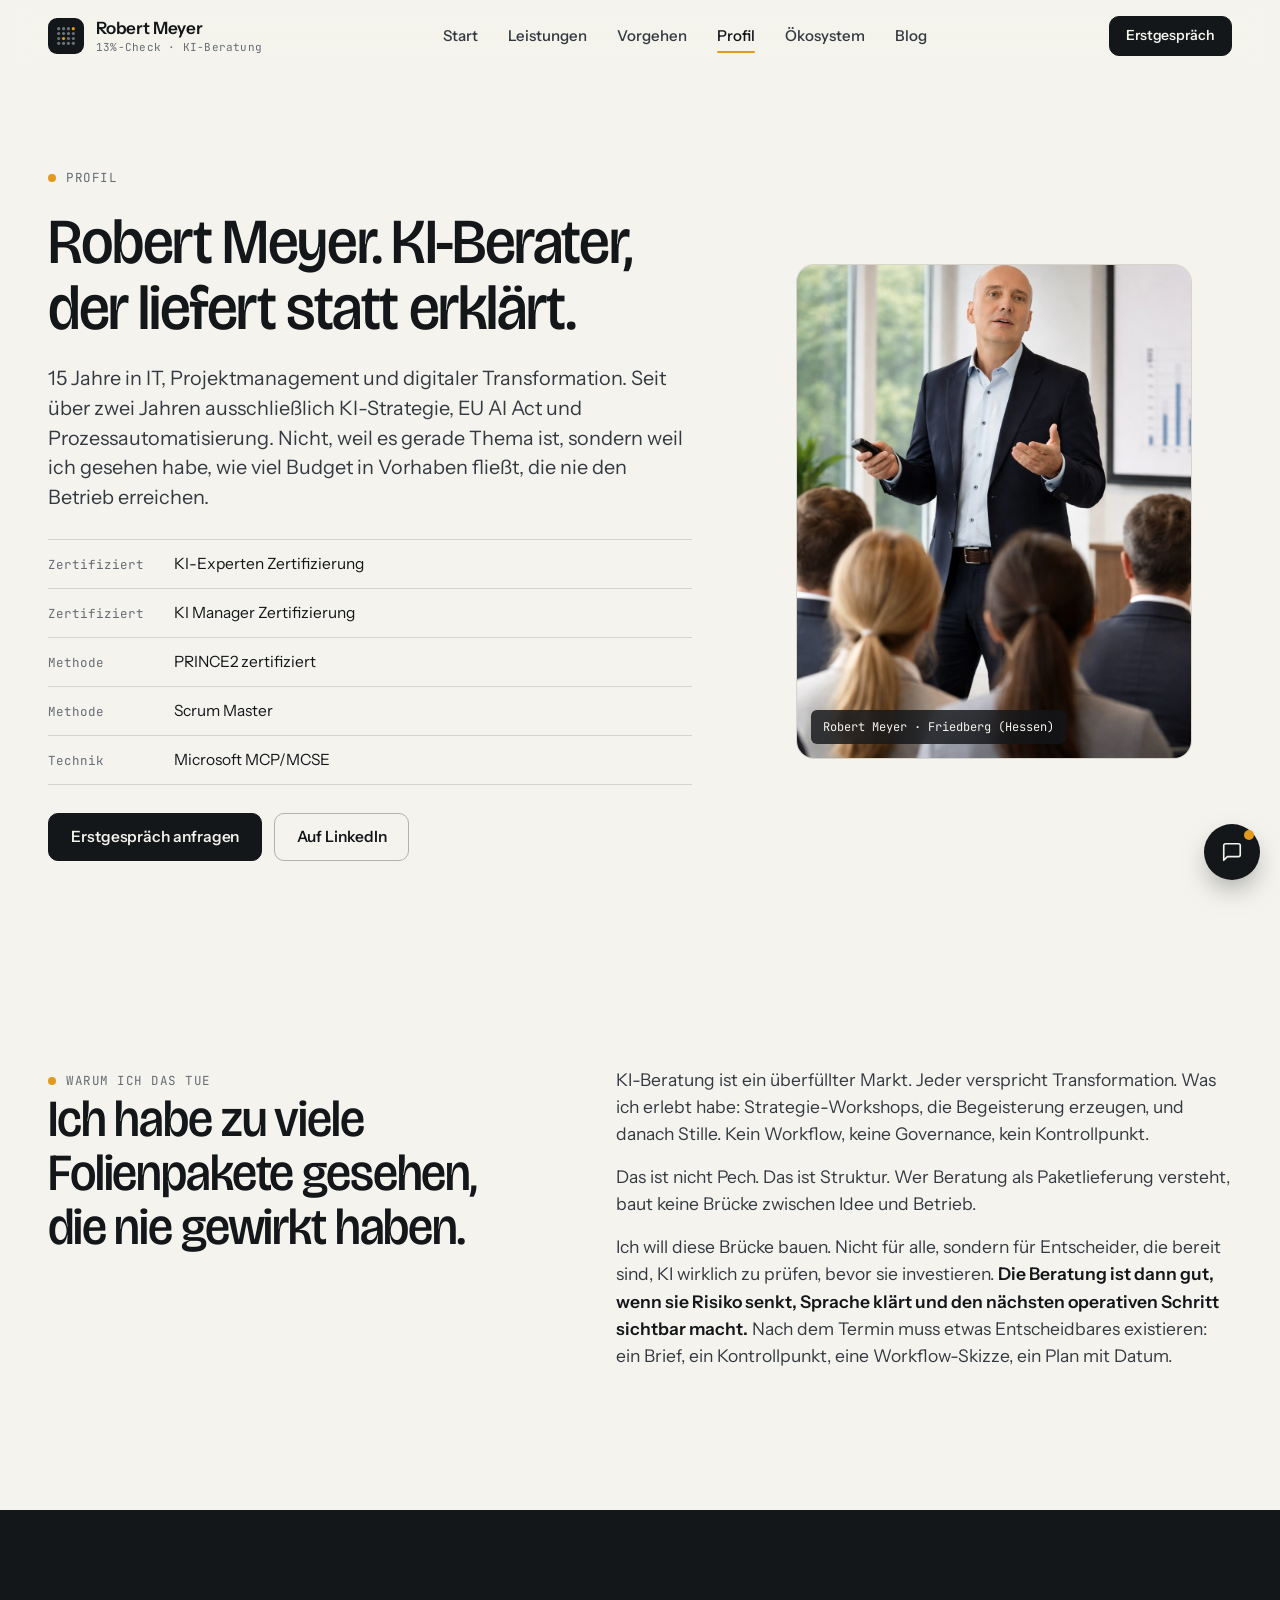
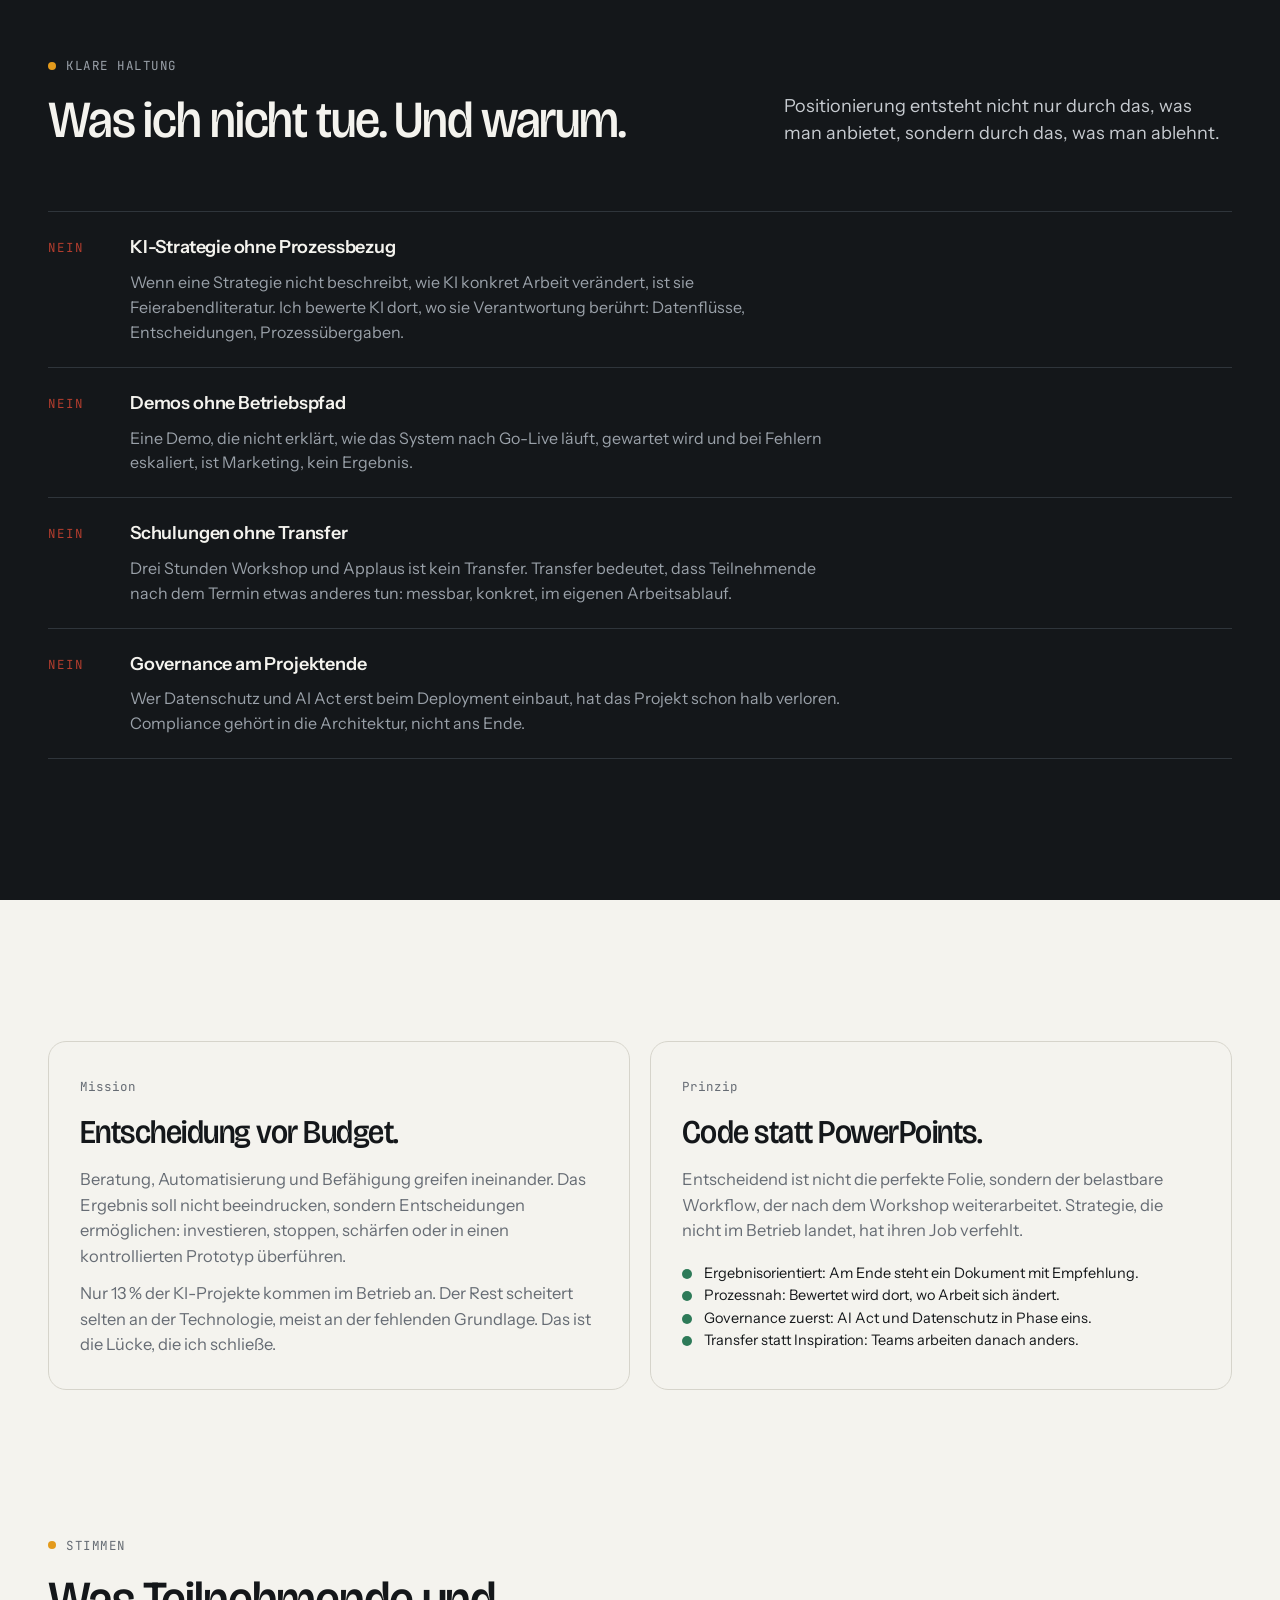
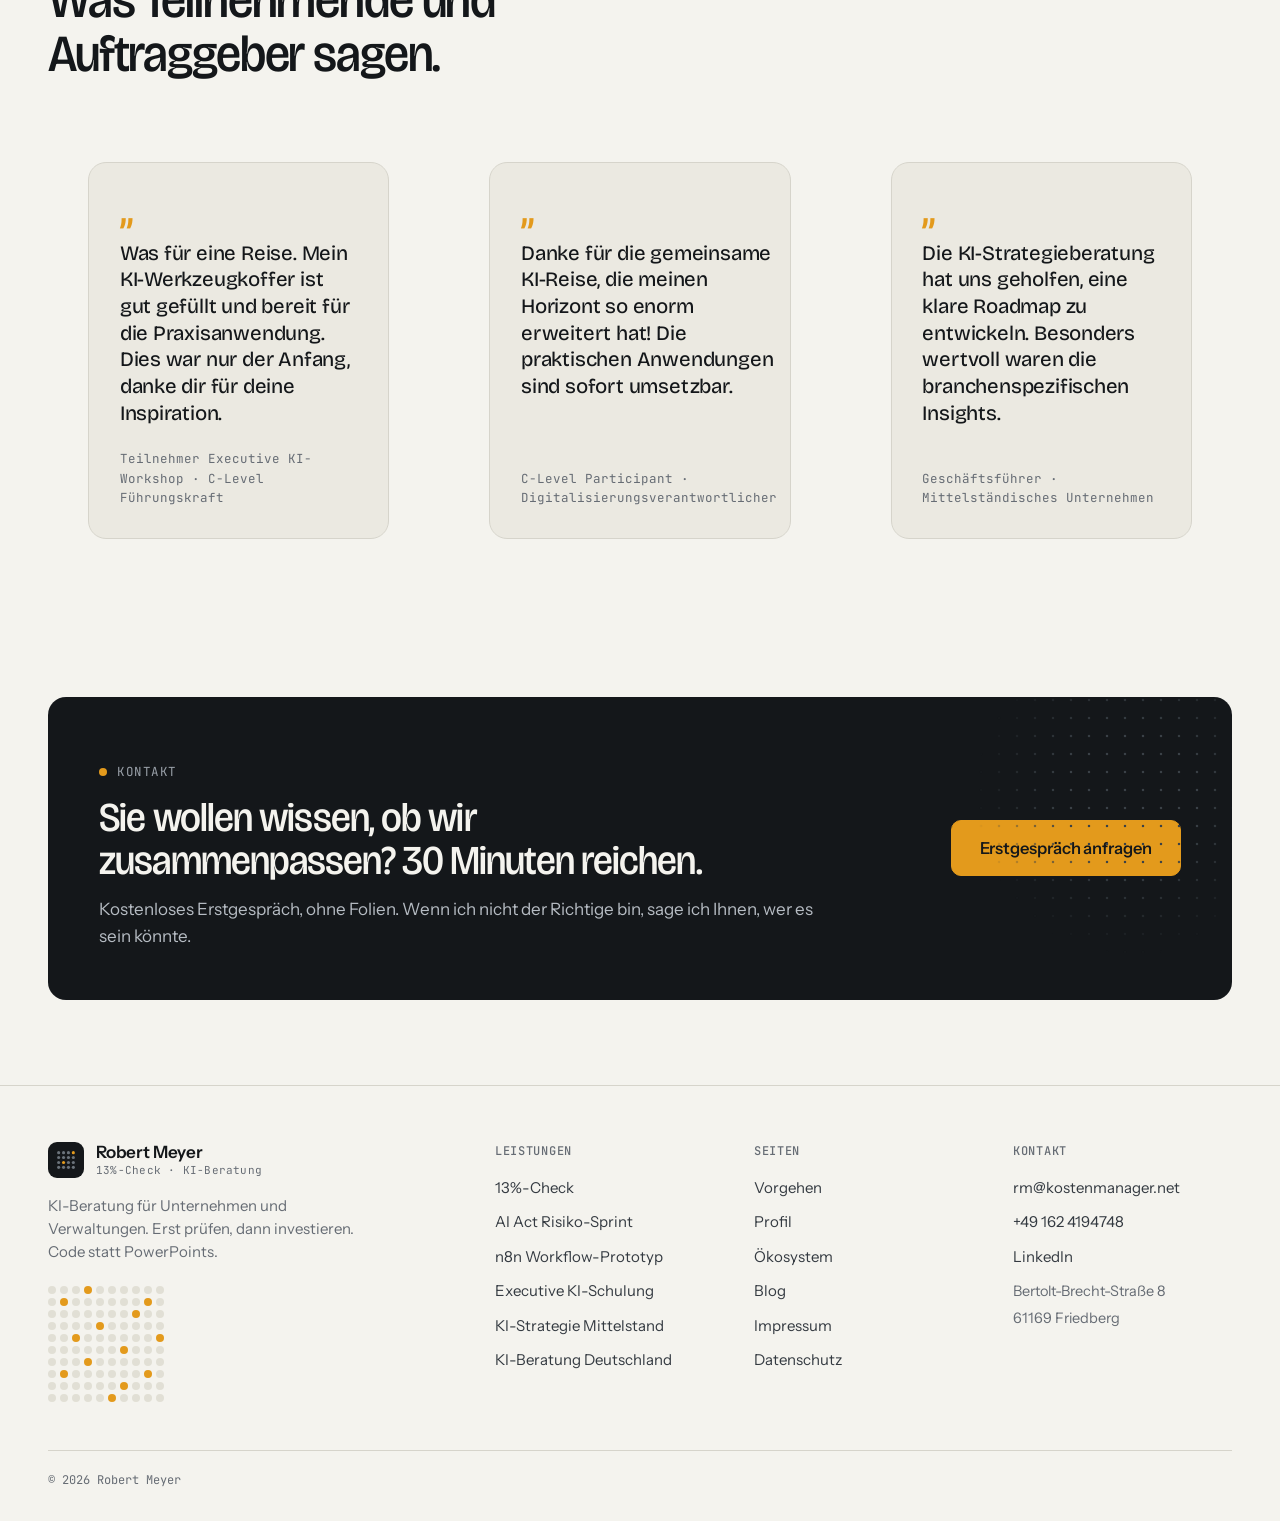
<file: about.html>
<!doctype html>
<html lang="de">
<head>
  <meta charset="utf-8">
  <meta name="viewport" content="width=device-width, initial-scale=1">
  <title>Profil – Robert Meyer, KI-Berater aus Friedberg (Hessen)</title>
  <meta name="description" content="Robert Meyer: 15 Jahre IT, Projektmanagement und digitale Transformation, seit über zwei Jahren ausschließlich KI-Strategie, EU AI Act und Prozessautomatisierung. Was ich tue, was ich ablehne.">
  <link rel="canonical" href="https://ki13prozent.de/about.html">
  <meta property="og:type" content="profile">
  <meta property="og:title" content="Profil – Robert Meyer, KI-Berater">
  <meta property="og:description" content="15 Jahre IT und Projektmanagement, seit über zwei Jahren ausschließlich KI. Liefert statt erklärt.">
  <meta property="og:url" content="https://ki13prozent.de/about.html">
  <meta property="og:image" content="https://ki13prozent.de/assets/robert-meyer.jpg">
  <meta property="og:locale" content="de_DE">
  <meta name="theme-color" content="#14171a">
  <link rel="icon" href="assets/favicon.svg" type="image/svg+xml">
  <link rel="stylesheet" href="styles.css">
  <script defer src="https://cv.rm-on.de/script.js" data-website-id="077fc84e-d4f1-4861-a26e-9604ad4954e3"></script>
  <script type="application/ld+json">
  {
    "@context": "https://schema.org",
    "@type": "Person",
    "name": "Robert Meyer",
    "jobTitle": "KI-Berater",
    "url": "https://ki13prozent.de/about.html",
    "image": "https://ki13prozent.de/assets/robert-meyer.jpg",
    "email": "mailto:rm@kostenmanager.net",
    "telephone": "+49 162 4194748",
    "address": { "@type": "PostalAddress", "streetAddress": "Bertolt-Brecht-Straße 8", "postalCode": "61169", "addressLocality": "Friedberg", "addressCountry": "DE" },
    "sameAs": ["https://www.linkedin.com/in/robert-meyer-666b39315"],
    "knowsAbout": ["KI-Strategie", "EU AI Act", "Prozessautomatisierung", "n8n", "Projektmanagement"]
  }
  </script>
</head>
<body>
  <a class="skip-link" href="#main">Zum Inhalt springen</a>

  <header class="site-header" data-header>
    <div class="container nav-shell">
      <a class="brand" href="index.html" aria-label="Startseite Robert Meyer">
        <span class="brand-mark" aria-hidden="true">
          <svg viewBox="0 0 24 24" fill="none"><g fill="#6b737b"><circle cx="4" cy="4" r="1.7"/><circle cx="9.33" cy="4" r="1.7"/><circle cx="14.67" cy="4" r="1.7"/><circle cx="4" cy="9.33" r="1.7"/><circle cx="9.33" cy="9.33" r="1.7"/><circle cx="14.67" cy="9.33" r="1.7"/><circle cx="20" cy="9.33" r="1.7"/><circle cx="4" cy="14.67" r="1.7"/><circle cx="14.67" cy="14.67" r="1.7"/><circle cx="20" cy="14.67" r="1.7"/><circle cx="4" cy="20" r="1.7"/><circle cx="9.33" cy="20" r="1.7"/><circle cx="14.67" cy="20" r="1.7"/><circle cx="20" cy="20" r="1.7"/></g><g fill="#e39a1c"><circle cx="20" cy="4" r="1.7"/><circle cx="9.33" cy="14.67" r="1.7"/></g></svg>
        </span>
        <span>Robert Meyer<small>13%-Check · KI-Beratung</small></span>
      </a>
      <nav class="primary-nav" id="primary-nav" aria-label="Hauptnavigation">
        <a href="index.html">Start</a>
        <a href="services.html">Leistungen</a>
        <a href="roadmap.html">Vorgehen</a>
        <a href="about.html">Profil</a>
        <a href="oekosystem.html">Ökosystem</a>
        <a href="blog.html">Blog</a>
      </nav>
      <div class="nav-actions">
        <button class="btn primary sm" type="button" data-open-contact>Erstgespräch</button>
        <button class="menu-toggle" type="button" data-menu-toggle aria-label="Menü öffnen" aria-expanded="false" aria-controls="primary-nav"><span></span></button>
      </div>
    </div>
  </header>

  <main id="main">
    <section class="page-hero split">
      <div class="container">
        <div>
          <p class="eyebrow">Profil</p>
          <h1>Robert Meyer. KI-Berater, der liefert statt erklärt.</h1>
          <p class="lead">15 Jahre in IT, Projektmanagement und digitaler Transformation. Seit über zwei Jahren ausschließlich KI-Strategie, EU AI Act und Prozessautomatisierung. Nicht, weil es gerade Thema ist, sondern weil ich gesehen habe, wie viel Budget in Vorhaben fließt, die nie den Betrieb erreichen.</p>
          <ul class="cert-list">
            <li><span class="num">Zertifiziert</span><span>KI-Experten Zertifizierung</span></li>
            <li><span class="num">Zertifiziert</span><span>KI Manager Zertifizierung</span></li>
            <li><span class="num">Methode</span><span>PRINCE2 zertifiziert</span></li>
            <li><span class="num">Methode</span><span>Scrum Master</span></li>
            <li><span class="num">Technik</span><span>Microsoft MCP/MCSE</span></li>
          </ul>
          <div class="hero-actions" style="margin-top:28px">
            <button class="btn primary" type="button" data-open-contact>Erstgespräch anfragen</button>
            <a class="btn" href="https://www.linkedin.com/in/robert-meyer-666b39315" target="_blank" rel="noopener">Auf LinkedIn</a>
          </div>
        </div>
        <figure class="portrait reveal">
          <img src="assets/robert-meyer.jpg" alt="Robert Meyer, KI-Berater" width="1024" height="1536" loading="eager" decoding="async">
          <figcaption>Robert Meyer · Friedberg (Hessen)</figcaption>
        </figure>
      </div>
    </section>

    <!-- WARUM -->
    <section class="section">
      <div class="container">
        <div class="principle">
          <div class="sticky">
            <p class="eyebrow">Warum ich das tue</p>
            <h2>Ich habe zu viele Folienpakete gesehen, die nie gewirkt haben.</h2>
          </div>
          <div class="prose">
            <p>KI-Beratung ist ein überfüllter Markt. Jeder verspricht Transformation. Was ich erlebt habe: Strategie-Workshops, die Begeisterung erzeugen, und danach Stille. Kein Workflow, keine Governance, kein Kontrollpunkt.</p>
            <p>Das ist nicht Pech. Das ist Struktur. Wer Beratung als Paketlieferung versteht, baut keine Brücke zwischen Idee und Betrieb.</p>
            <p>Ich will diese Brücke bauen. Nicht für alle, sondern für Entscheider, die bereit sind, KI wirklich zu prüfen, bevor sie investieren. <strong>Die Beratung ist dann gut, wenn sie Risiko senkt, Sprache klärt und den nächsten operativen Schritt sichtbar macht.</strong> Nach dem Termin muss etwas Entscheidbares existieren: ein Brief, ein Kontrollpunkt, eine Workflow-Skizze, ein Plan mit Datum.</p>
          </div>
        </div>
      </div>
    </section>

    <!-- WAS ICH NICHT TUE -->
    <section class="section dark">
      <div class="container">
        <div class="section-head">
          <div>
            <p class="eyebrow">Klare Haltung</p>
            <h2>Was ich nicht tue. Und warum.</h2>
          </div>
          <p class="lead">Positionierung entsteht nicht nur durch das, was man anbietet, sondern durch das, was man ablehnt.</p>
        </div>
        <ul class="reject-list">
          <li><span class="num">Nein</span><div><strong>KI-Strategie ohne Prozessbezug</strong><p>Wenn eine Strategie nicht beschreibt, wie KI konkret Arbeit verändert, ist sie Feierabendliteratur. Ich bewerte KI dort, wo sie Verantwortung berührt: Datenflüsse, Entscheidungen, Prozessübergaben.</p></div></li>
          <li><span class="num">Nein</span><div><strong>Demos ohne Betriebspfad</strong><p>Eine Demo, die nicht erklärt, wie das System nach Go-Live läuft, gewartet wird und bei Fehlern eskaliert, ist Marketing, kein Ergebnis.</p></div></li>
          <li><span class="num">Nein</span><div><strong>Schulungen ohne Transfer</strong><p>Drei Stunden Workshop und Applaus ist kein Transfer. Transfer bedeutet, dass Teilnehmende nach dem Termin etwas anderes tun: messbar, konkret, im eigenen Arbeitsablauf.</p></div></li>
          <li><span class="num">Nein</span><div><strong>Governance am Projektende</strong><p>Wer Datenschutz und AI Act erst beim Deployment einbaut, hat das Projekt schon halb verloren. Compliance gehört in die Architektur, nicht ans Ende.</p></div></li>
        </ul>
      </div>
    </section>

    <!-- MISSION / PRINZIP -->
    <section class="section">
      <div class="container">
        <div class="grid-2">
          <article class="card reveal">
            <span class="num">Mission</span>
            <h3 style="font-size:clamp(24px,2.6vw,34px);margin-top:14px">Entscheidung vor Budget.</h3>
            <p style="margin-top:16px;font-size:16.5px">Beratung, Automatisierung und Befähigung greifen ineinander. Das Ergebnis soll nicht beeindrucken, sondern Entscheidungen ermöglichen: investieren, stoppen, schärfen oder in einen kontrollierten Prototyp überführen.</p>
            <p style="margin-top:12px;font-size:16.5px">Nur 13 % der KI-Projekte kommen im Betrieb an. Der Rest scheitert selten an der Technologie, meist an der fehlenden Grundlage. Das ist die Lücke, die ich schließe.</p>
          </article>
          <article class="card reveal" style="--d:1">
            <span class="num">Prinzip</span>
            <h3 style="font-size:clamp(24px,2.6vw,34px);margin-top:14px">Code statt PowerPoints.</h3>
            <p style="margin-top:16px;font-size:16.5px">Entscheidend ist nicht die perfekte Folie, sondern der belastbare Workflow, der nach dem Workshop weiterarbeitet. Strategie, die nicht im Betrieb landet, hat ihren Job verfehlt.</p>
            <ul class="check-side" style="position:static;padding:0;border:0;background:transparent;margin-top:18px">
              <li><i class="go"></i><span>Ergebnisorientiert: Am Ende steht ein Dokument mit Empfehlung.</span></li>
              <li><i class="go"></i><span>Prozessnah: Bewertet wird dort, wo Arbeit sich ändert.</span></li>
              <li><i class="go"></i><span>Governance zuerst: AI Act und Datenschutz in Phase eins.</span></li>
              <li><i class="go"></i><span>Transfer statt Inspiration: Teams arbeiten danach anders.</span></li>
            </ul>
          </article>
        </div>
      </div>
    </section>

    <!-- STIMMEN -->
    <section class="section" id="stimmen">
      <div class="container">
        <div class="section-head">
          <div>
            <p class="eyebrow">Stimmen</p>
            <h2>Was Teilnehmende und Auftraggeber sagen.</h2>
          </div>
        </div>
        <div class="quotes">
          <figure class="quote reveal">
            <span class="mark" aria-hidden="true">„</span>
            <blockquote>Was für eine Reise. Mein KI-Werkzeugkoffer ist gut gefüllt und bereit für die Praxisanwendung. Dies war nur der Anfang, danke dir für deine Inspiration.</blockquote>
            <footer>Teilnehmer Executive KI-Workshop · C-Level Führungskraft</footer>
          </figure>
          <figure class="quote reveal" style="--d:1">
            <span class="mark" aria-hidden="true">„</span>
            <blockquote>Danke für die gemeinsame KI-Reise, die meinen Horizont so enorm erweitert hat! Die praktischen Anwendungen sind sofort umsetzbar.</blockquote>
            <footer>C-Level Participant · Digitalisierungsverantwortlicher</footer>
          </figure>
          <figure class="quote reveal" style="--d:2">
            <span class="mark" aria-hidden="true">„</span>
            <blockquote>Die KI-Strategieberatung hat uns geholfen, eine klare Roadmap zu entwickeln. Besonders wertvoll waren die branchenspezifischen Insights.</blockquote>
            <footer>Geschäftsführer · Mittelständisches Unternehmen</footer>
          </figure>
        </div>
      </div>
    </section>

    <section class="section tight">
      <div class="container cta-band reveal">
        <div>
          <p class="eyebrow" style="color:#9aa1a9">Kontakt</p>
          <h2 style="margin-top:14px">Sie wollen wissen, ob wir zusammenpassen? 30 Minuten reichen.</h2>
          <p>Kostenloses Erstgespräch, ohne Folien. Wenn ich nicht der Richtige bin, sage ich Ihnen, wer es sein könnte.</p>
        </div>
        <div class="actions">
          <button class="btn accent lg" type="button" data-open-contact>Erstgespräch anfragen</button>
        </div>
      </div>
    </section>
  </main>

  <footer class="site-footer">
    <div class="container footer-grid">
      <div class="footer-brand">
        <a class="brand" href="index.html">
          <span class="brand-mark" aria-hidden="true">
            <svg viewBox="0 0 24 24" fill="none"><g fill="#6b737b"><circle cx="4" cy="4" r="1.7"/><circle cx="9.33" cy="4" r="1.7"/><circle cx="14.67" cy="4" r="1.7"/><circle cx="4" cy="9.33" r="1.7"/><circle cx="9.33" cy="9.33" r="1.7"/><circle cx="14.67" cy="9.33" r="1.7"/><circle cx="20" cy="9.33" r="1.7"/><circle cx="4" cy="14.67" r="1.7"/><circle cx="14.67" cy="14.67" r="1.7"/><circle cx="20" cy="14.67" r="1.7"/><circle cx="4" cy="20" r="1.7"/><circle cx="9.33" cy="20" r="1.7"/><circle cx="14.67" cy="20" r="1.7"/><circle cx="20" cy="20" r="1.7"/></g><g fill="#e39a1c"><circle cx="20" cy="4" r="1.7"/><circle cx="9.33" cy="14.67" r="1.7"/></g></svg>
          </span>
          <span>Robert Meyer<small>13%-Check · KI-Beratung</small></span>
        </a>
        <p>KI-Beratung für Unternehmen und Verwaltungen. Erst prüfen, dann investieren. Code statt PowerPoints.</p>
        <div class="footer-dots" data-dots-mini aria-hidden="true"></div>
      </div>
      <div>
        <h4>Leistungen</h4>
        <ul>
          <li><a href="services.html#check">13%-Check</a></li>
          <li><a href="eu-ai-act-beratung.html">AI Act Risiko-Sprint</a></li>
          <li><a href="n8n-automatisierung.html">n8n Workflow-Prototyp</a></li>
          <li><a href="ki-schulung-verwaltung.html">Executive KI-Schulung</a></li>
          <li><a href="ki-strategie-mittelstand.html">KI-Strategie Mittelstand</a></li>
          <li><a href="ki-beratung.html">KI-Beratung Deutschland</a></li>
        </ul>
      </div>
      <div>
        <h4>Seiten</h4>
        <ul>
          <li><a href="roadmap.html">Vorgehen</a></li>
          <li><a href="about.html">Profil</a></li>
          <li><a href="oekosystem.html">Ökosystem</a></li>
          <li><a href="blog.html">Blog</a></li>
          <li><a href="impressum.html">Impressum</a></li>
          <li><a href="datenschutz.html">Datenschutz</a></li>
        </ul>
      </div>
      <div>
        <h4>Kontakt</h4>
        <ul>
          <li><a href="mailto:rm@kostenmanager.net">rm@kostenmanager.net</a></li>
          <li><a href="tel:+491624194748">+49 162 4194748</a></li>
          <li><a href="https://www.linkedin.com/in/robert-meyer-666b39315" target="_blank" rel="noopener">LinkedIn</a></li>
          <li><span class="muted small">Bertolt-Brecht-Straße 8<br>61169 Friedberg</span></li>
        </ul>
      </div>
    </div>
    <div class="container footer-bottom">
      <span>© 2026 Robert Meyer</span>
    </div>
  </footer>

  <script src="app.js"></script>
</body>
</html>
</file>
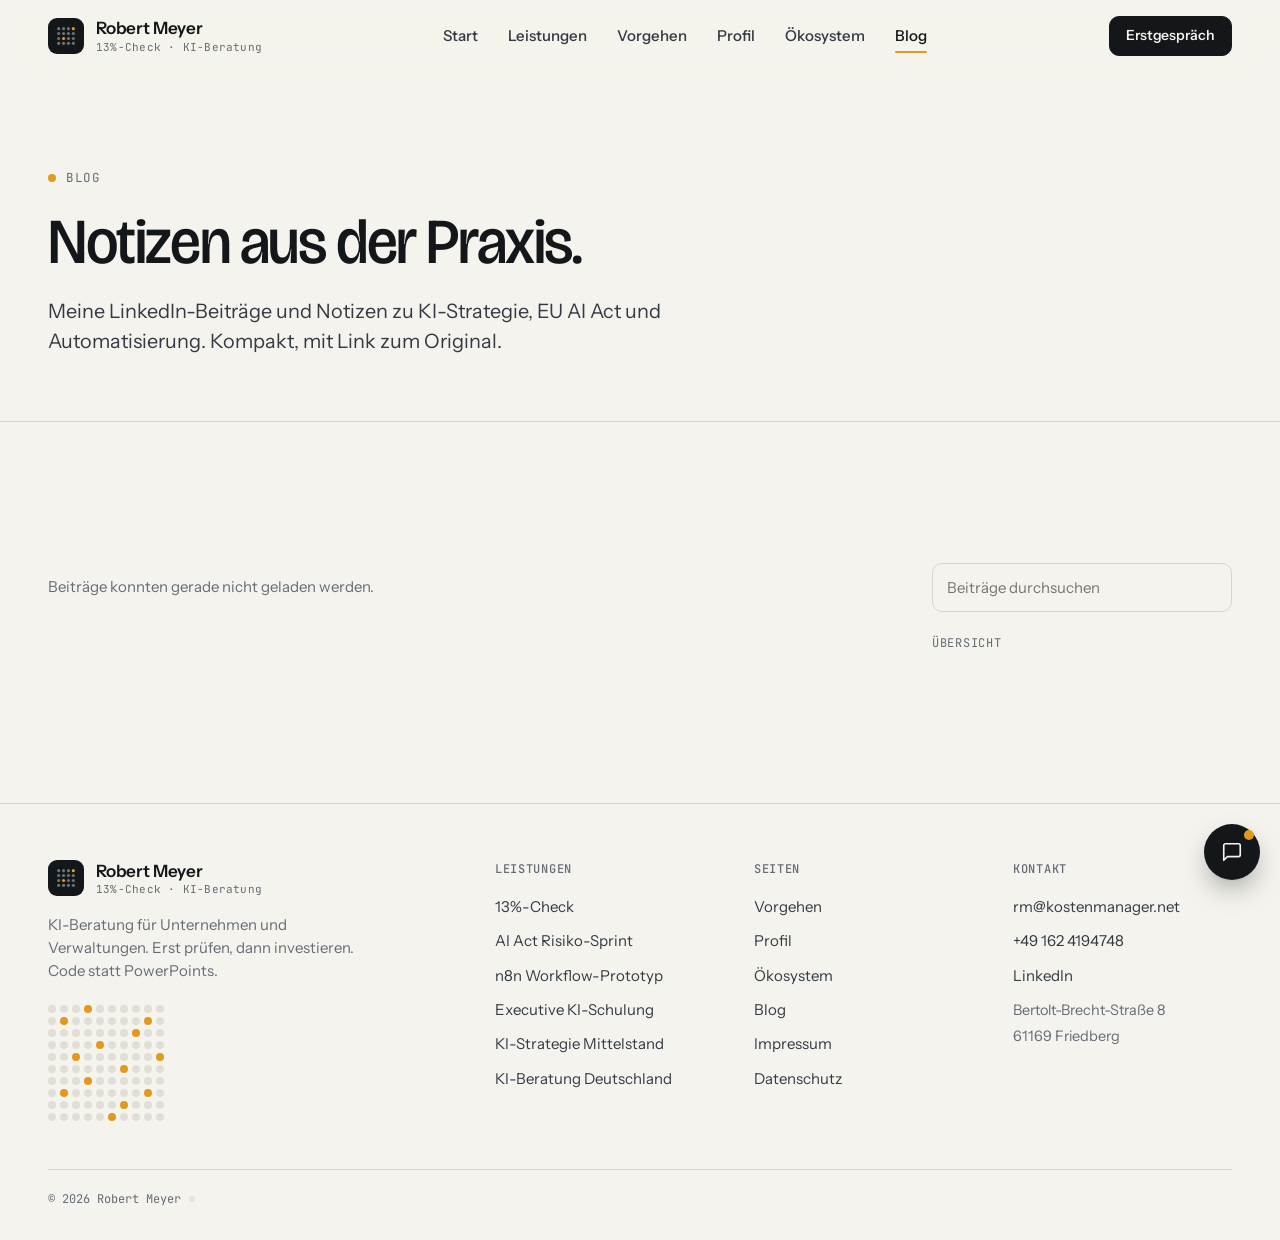
<file: blog.html>
<!doctype html>
<html lang="de">
<head>
  <meta charset="utf-8">
  <meta name="viewport" content="width=device-width, initial-scale=1">
  <title>Blog – Notizen zu KI-Strategie, EU AI Act und Automatisierung | Robert Meyer</title>
  <meta name="description" content="LinkedIn-Beiträge und Notizen aus der Praxis: KI-Strategie, EU AI Act, n8n-Automatisierung und die Frage, warum nur 13 % der KI-Projekte im Betrieb ankommen.">
  <link rel="canonical" href="https://ki13prozent.de/blog.html">
  <meta property="og:type" content="website">
  <meta property="og:title" content="Blog – Notizen aus der Praxis">
  <meta property="og:description" content="KI-Strategie, EU AI Act und Automatisierung, kompakt und mit Link zum Original.">
  <meta property="og:url" content="https://ki13prozent.de/blog.html">
  <meta property="og:image" content="https://ki13prozent.de/assets/og-image.png">
  <meta property="og:locale" content="de_DE">
  <meta name="theme-color" content="#14171a">
  <link rel="icon" href="assets/favicon.svg" type="image/svg+xml">
  <link rel="stylesheet" href="styles.css">
  <script defer src="https://cv.rm-on.de/script.js" data-website-id="077fc84e-d4f1-4861-a26e-9604ad4954e3"></script>
</head>
<body>
  <a class="skip-link" href="#main">Zum Inhalt springen</a>

  <header class="site-header" data-header>
    <div class="container nav-shell">
      <a class="brand" href="index.html" aria-label="Startseite Robert Meyer">
        <span class="brand-mark" aria-hidden="true">
          <svg viewBox="0 0 24 24" fill="none"><g fill="#6b737b"><circle cx="4" cy="4" r="1.7"/><circle cx="9.33" cy="4" r="1.7"/><circle cx="14.67" cy="4" r="1.7"/><circle cx="4" cy="9.33" r="1.7"/><circle cx="9.33" cy="9.33" r="1.7"/><circle cx="14.67" cy="9.33" r="1.7"/><circle cx="20" cy="9.33" r="1.7"/><circle cx="4" cy="14.67" r="1.7"/><circle cx="14.67" cy="14.67" r="1.7"/><circle cx="20" cy="14.67" r="1.7"/><circle cx="4" cy="20" r="1.7"/><circle cx="9.33" cy="20" r="1.7"/><circle cx="14.67" cy="20" r="1.7"/><circle cx="20" cy="20" r="1.7"/></g><g fill="#e39a1c"><circle cx="20" cy="4" r="1.7"/><circle cx="9.33" cy="14.67" r="1.7"/></g></svg>
        </span>
        <span>Robert Meyer<small>13%-Check · KI-Beratung</small></span>
      </a>
      <nav class="primary-nav" id="primary-nav" aria-label="Hauptnavigation">
        <a href="index.html">Start</a>
        <a href="services.html">Leistungen</a>
        <a href="roadmap.html">Vorgehen</a>
        <a href="about.html">Profil</a>
        <a href="oekosystem.html">Ökosystem</a>
        <a href="blog.html">Blog</a>
      </nav>
      <div class="nav-actions">
        <button class="btn primary sm" type="button" data-open-contact>Erstgespräch</button>
        <button class="menu-toggle" type="button" data-menu-toggle aria-label="Menü öffnen" aria-expanded="false" aria-controls="primary-nav"><span></span></button>
      </div>
    </div>
  </header>

  <main id="main">
    <section class="page-hero">
      <div class="container">
        <p class="eyebrow">Blog</p>
        <h1>Notizen aus der Praxis.</h1>
        <p class="lead">Meine LinkedIn-Beiträge und Notizen zu KI-Strategie, EU AI Act und Automatisierung. Kompakt, mit Link zum Original.</p>
      </div>
    </section>

    <section class="section">
      <div class="container">
        <div class="blog-layout">
          <div class="blog-list" data-blog-list>
            <p class="blog-empty">Beiträge werden geladen…</p>
          </div>
          <aside class="blog-side" aria-label="Beitragsübersicht">
            <input class="blog-search" type="search" data-blog-search placeholder="Beiträge durchsuchen" aria-label="Beiträge durchsuchen">
            <p class="blog-toc-label">Übersicht</p>
            <nav class="blog-toc" data-blog-toc aria-label="Alle Beiträge"></nav>
          </aside>
        </div>
      </div>
    </section>
  </main>

  <footer class="site-footer">
    <div class="container footer-grid">
      <div class="footer-brand">
        <a class="brand" href="index.html">
          <span class="brand-mark" aria-hidden="true">
            <svg viewBox="0 0 24 24" fill="none"><g fill="#6b737b"><circle cx="4" cy="4" r="1.7"/><circle cx="9.33" cy="4" r="1.7"/><circle cx="14.67" cy="4" r="1.7"/><circle cx="4" cy="9.33" r="1.7"/><circle cx="9.33" cy="9.33" r="1.7"/><circle cx="14.67" cy="9.33" r="1.7"/><circle cx="20" cy="9.33" r="1.7"/><circle cx="4" cy="14.67" r="1.7"/><circle cx="14.67" cy="14.67" r="1.7"/><circle cx="20" cy="14.67" r="1.7"/><circle cx="4" cy="20" r="1.7"/><circle cx="9.33" cy="20" r="1.7"/><circle cx="14.67" cy="20" r="1.7"/><circle cx="20" cy="20" r="1.7"/></g><g fill="#e39a1c"><circle cx="20" cy="4" r="1.7"/><circle cx="9.33" cy="14.67" r="1.7"/></g></svg>
          </span>
          <span>Robert Meyer<small>13%-Check · KI-Beratung</small></span>
        </a>
        <p>KI-Beratung für Unternehmen und Verwaltungen. Erst prüfen, dann investieren. Code statt PowerPoints.</p>
        <div class="footer-dots" data-dots-mini aria-hidden="true"></div>
      </div>
      <div>
        <h4>Leistungen</h4>
        <ul>
          <li><a href="services.html#check">13%-Check</a></li>
          <li><a href="eu-ai-act-beratung.html">AI Act Risiko-Sprint</a></li>
          <li><a href="n8n-automatisierung.html">n8n Workflow-Prototyp</a></li>
          <li><a href="ki-schulung-verwaltung.html">Executive KI-Schulung</a></li>
          <li><a href="ki-strategie-mittelstand.html">KI-Strategie Mittelstand</a></li>
          <li><a href="ki-beratung.html">KI-Beratung Deutschland</a></li>
        </ul>
      </div>
      <div>
        <h4>Seiten</h4>
        <ul>
          <li><a href="roadmap.html">Vorgehen</a></li>
          <li><a href="about.html">Profil</a></li>
          <li><a href="oekosystem.html">Ökosystem</a></li>
          <li><a href="blog.html">Blog</a></li>
          <li><a href="impressum.html">Impressum</a></li>
          <li><a href="datenschutz.html">Datenschutz</a></li>
        </ul>
      </div>
      <div>
        <h4>Kontakt</h4>
        <ul>
          <li><a href="mailto:rm@kostenmanager.net">rm@kostenmanager.net</a></li>
          <li><a href="tel:+491624194748">+49 162 4194748</a></li>
          <li><a href="https://www.linkedin.com/in/robert-meyer-666b39315" target="_blank" rel="noopener">LinkedIn</a></li>
          <li><span class="muted small">Bertolt-Brecht-Straße 8<br>61169 Friedberg</span></li>
        </ul>
      </div>
    </div>
    <div class="container footer-bottom">
      <span>© 2026 Robert Meyer<span class="admin-dot" data-admin-trigger aria-hidden="true" title=""></span></span>
    </div>
  </footer>

  <!-- ADMIN-LOGIN -->
  <div class="modal-backdrop" data-admin-login aria-hidden="true">
    <section class="modal" role="dialog" aria-modal="true" aria-labelledby="admin-login-title">
      <div class="modal-head">
        <h2 id="admin-login-title" style="margin:0">Admin-Anmeldung</h2>
        <button class="icon-button" type="button" data-admin-close aria-label="Schließen"><svg viewBox="0 0 24 24" fill="none" aria-hidden="true"><path d="M6 6l12 12M18 6 6 18" stroke="currentColor" stroke-width="1.8" stroke-linecap="round"/></svg></button>
      </div>
      <form data-admin-login-form>
        <div class="field"><label for="admin-email">E-Mail</label><input id="admin-email" name="email" type="email" autocomplete="username" required></div>
        <div class="field"><label for="admin-pass">Passwort</label><input id="admin-pass" name="password" type="password" autocomplete="current-password" required></div>
        <div class="wiz-nav"><button class="btn primary" type="submit">Anmelden</button></div>
        <p class="admin-status" data-admin-login-status></p>
      </form>
    </section>
  </div>

  <!-- ADMIN-PANEL -->
  <div class="modal-backdrop" data-admin-panel aria-hidden="true">
    <section class="modal" role="dialog" aria-modal="true" aria-labelledby="admin-panel-title" style="width:min(760px,100%)">
      <div class="modal-head">
        <h2 id="admin-panel-title" style="margin:0">Blog verwalten</h2>
        <button class="icon-button" type="button" data-admin-close aria-label="Schließen"><svg viewBox="0 0 24 24" fill="none" aria-hidden="true"><path d="M6 6l12 12M18 6 6 18" stroke="currentColor" stroke-width="1.8" stroke-linecap="round"/></svg></button>
      </div>

      <p class="admin-section-label">Neuen Beitrag anlegen</p>
      <form data-admin-post-form>
        <div class="field"><label for="post-title">Überschrift / Thema</label><input id="post-title" name="title" required></div>
        <div class="field"><label for="post-content">Post-Text</label><textarea id="post-content" name="content" rows="8" required></textarea></div>
        <div class="field"><label for="post-date-input">Datum (bestimmt die Reihenfolge, neueste oben)</label><input id="post-date-input" name="post_date" type="date"></div>
        <div class="field"><label for="post-link">LinkedIn-Link</label><input id="post-link" name="linkedin_url" type="url" placeholder="https://www.linkedin.com/posts/…"></div>
        <div class="wiz-nav"><button class="btn primary" type="submit">Veröffentlichen</button></div>
        <p class="admin-status" data-admin-post-status></p>
      </form>

      <p class="admin-section-label">Vorhandene Beiträge</p>
      <div class="admin-post-list" data-admin-post-list></div>

      <div class="wiz-nav" style="margin-top:24px">
        <button class="btn" type="button" data-admin-logout>Abmelden</button>
      </div>
    </section>
  </div>

  <script src="app.js"></script>
  <script>
    (function () {
      const PB = "https://pocket.ki-notch.de";
      const COL = "blog_posts";
      const TOKEN_KEY = "pb_admin_token";

      const listEl = document.querySelector("[data-blog-list]");
      const tocEl = document.querySelector("[data-blog-toc]");
      const searchEl = document.querySelector("[data-blog-search]");
      let allPosts = [];
      const loginModal = document.querySelector("[data-admin-login]");
      const panelModal = document.querySelector("[data-admin-panel]");
      const loginForm = document.querySelector("[data-admin-login-form]");
      const loginStatus = document.querySelector("[data-admin-login-status]");
      const postForm = document.querySelector("[data-admin-post-form]");
      const postStatus = document.querySelector("[data-admin-post-status]");
      const adminList = document.querySelector("[data-admin-post-list]");
      const postDateInput = document.querySelector("#post-date-input");

      const getToken = () => sessionStorage.getItem(TOKEN_KEY);
      const setToken = (t) => sessionStorage.setItem(TOKEN_KEY, t);
      const clearToken = () => sessionStorage.removeItem(TOKEN_KEY);

      function openModal(el) { el.classList.add("open"); el.setAttribute("aria-hidden", "false"); }
      function closeModal(el) { el.classList.remove("open"); el.setAttribute("aria-hidden", "true"); }

      function todayStr() {
        const d = new Date();
        const m = String(d.getMonth() + 1).padStart(2, "0");
        const day = String(d.getDate()).padStart(2, "0");
        return `${d.getFullYear()}-${m}-${day}`;
      }

      function fmtDate(s) {
        if (!s) return "";
        const d = new Date(String(s).replace(" ", "T"));
        if (isNaN(d.getTime())) return "";
        return d.toLocaleDateString("de-DE", { year: "numeric", month: "long", day: "numeric" });
      }

      async function loadPosts() {
        try {
          const r = await fetch(`${PB}/api/collections/${COL}/records?sort=-post_date,-created&perPage=500`);
          const d = await r.json();
          allPosts = d.items || [];
          applyFilter();
        } catch (e) {
          listEl.innerHTML = '<p class="blog-empty">Beiträge konnten gerade nicht geladen werden.</p>';
          tocEl.innerHTML = "";
        }
      }

      function applyFilter() {
        const q = (searchEl.value || "").trim().toLowerCase();
        const items = q
          ? allPosts.filter((p) => ((p.title || "") + " " + (p.content || "")).toLowerCase().includes(q))
          : allPosts;
        renderPublic(items, q);
      }

      function renderPublic(items, query) {
        listEl.innerHTML = "";
        tocEl.innerHTML = "";

        if (!items.length) {
          const empty = document.createElement("p");
          empty.className = "blog-empty";
          empty.textContent = query ? `Keine Beiträge für „${query}“ gefunden.` : "Noch keine Beiträge vorhanden.";
          listEl.appendChild(empty);
          tocEl.innerHTML = '<p class="blog-toc-empty">Keine Treffer.</p>';
          return;
        }

        items.forEach((p) => {
          const anchor = "post-" + p.id;

          const art = document.createElement("article");
          art.className = "blog-post";
          art.id = anchor;

          const h2 = document.createElement("h2");
          h2.textContent = p.title || "";
          art.appendChild(h2);

          const meta = document.createElement("p");
          meta.className = "blog-post-meta";
          meta.textContent = fmtDate(p.post_date || p.created);
          if (meta.textContent) art.appendChild(meta);

          const txt = document.createElement("p");
          txt.className = "blog-post-text";
          txt.textContent = p.content || "";
          art.appendChild(txt);

          if (p.linkedin_url) {
            const a = document.createElement("a");
            a.className = "blog-post-link";
            a.href = p.linkedin_url;
            a.target = "_blank";
            a.rel = "noopener";
            a.textContent = "Auf LinkedIn ansehen →";
            art.appendChild(a);
          }
          listEl.appendChild(art);

          const tocLink = document.createElement("a");
          tocLink.href = "#" + anchor;
          const tocDate = document.createElement("span");
          tocDate.className = "toc-date";
          tocDate.textContent = fmtDate(p.post_date || p.created) || "—";
          const tocTitle = document.createElement("span");
          tocTitle.className = "toc-title";
          tocTitle.textContent = p.title || "(ohne Titel)";
          tocLink.appendChild(tocDate);
          tocLink.appendChild(tocTitle);
          tocEl.appendChild(tocLink);
        });
      }

      searchEl.addEventListener("input", applyFilter);

      async function openAdmin() {
        if (getToken()) {
          if (!postDateInput.value) postDateInput.value = todayStr();
          openModal(panelModal);
          await loadAdminList();
        } else {
          openModal(loginModal);
        }
      }

      document.querySelectorAll("[data-admin-trigger]").forEach((el) => el.addEventListener("click", openAdmin));
      if (location.hash === "#admin") openAdmin();

      document.querySelectorAll("[data-admin-close]").forEach((btn) => {
        btn.addEventListener("click", () => { closeModal(loginModal); closeModal(panelModal); });
      });
      [loginModal, panelModal].forEach((m) => {
        m.addEventListener("click", (e) => { if (e.target === m) closeModal(m); });
      });
      document.addEventListener("keydown", (e) => {
        if (e.key === "Escape") { closeModal(loginModal); closeModal(panelModal); }
      });

      loginForm.addEventListener("submit", async (e) => {
        e.preventDefault();
        loginStatus.className = "admin-status";
        loginStatus.textContent = "Anmeldung läuft…";
        const fd = new FormData(loginForm);
        try {
          const r = await fetch(`${PB}/api/collections/_superusers/auth-with-password`, {
            method: "POST",
            headers: { "Content-Type": "application/json" },
            body: JSON.stringify({ identity: fd.get("email"), password: fd.get("password") }),
          });
          const d = await r.json();
          if (!r.ok || !d.token) throw new Error(d.message || "Anmeldung fehlgeschlagen");
          setToken(d.token);
          loginForm.reset();
          loginStatus.textContent = "";
          closeModal(loginModal);
          if (!postDateInput.value) postDateInput.value = todayStr();
          openModal(panelModal);
          await loadAdminList();
        } catch (err) {
          loginStatus.className = "admin-status error";
          loginStatus.textContent = "Anmeldung fehlgeschlagen. Bitte Zugangsdaten prüfen.";
        }
      });

      async function loadAdminList() {
        adminList.innerHTML = '<p class="muted" style="font-size:13px">Wird geladen…</p>';
        try {
          const r = await fetch(`${PB}/api/collections/${COL}/records?sort=-post_date,-created&perPage=500`);
          const d = await r.json();
          renderAdminList(d.items || []);
        } catch (e) {
          adminList.innerHTML = '<p class="admin-status error">Liste konnte nicht geladen werden.</p>';
        }
      }

      function renderAdminList(items) {
        adminList.innerHTML = "";
        if (!items.length) {
          adminList.innerHTML = '<p class="muted" style="font-size:13px">Noch keine Beiträge.</p>';
          return;
        }
        items.forEach((p) => {
          const row = document.createElement("div");
          row.className = "admin-post-row";

          const dateInput = document.createElement("input");
          dateInput.className = "admin-date";
          dateInput.type = "date";
          dateInput.title = "Datum ändern, verschiebt den Beitrag";
          dateInput.value = (p.post_date || p.created || "").slice(0, 10);
          dateInput.addEventListener("change", () => updatePostDate(p.id, dateInput.value));

          const label = document.createElement("span");
          label.textContent = p.title || "(ohne Titel)";

          const del = document.createElement("button");
          del.className = "admin-del";
          del.type = "button";
          del.textContent = "Löschen";
          del.addEventListener("click", () => deletePost(p.id, p.title));

          row.appendChild(dateInput);
          row.appendChild(label);
          row.appendChild(del);
          adminList.appendChild(row);
        });
      }

      async function updatePostDate(id, dateStr) {
        const token = getToken();
        if (!token || !dateStr) { if (!token) openModal(loginModal); return; }
        try {
          const r = await fetch(`${PB}/api/collections/${COL}/records/${id}`, {
            method: "PATCH",
            headers: { "Content-Type": "application/json", "Authorization": token },
            body: JSON.stringify({ post_date: dateStr + " 12:00:00.000Z" }),
          });
          if (r.status === 401 || r.status === 403) { clearToken(); closeModal(panelModal); openModal(loginModal); return; }
          if (!r.ok) throw new Error("fail");
          postStatus.className = "admin-status ok";
          postStatus.textContent = "Datum aktualisiert, Reihenfolge angepasst.";
          await loadAdminList();
          await loadPosts();
        } catch (e) {
          postStatus.className = "admin-status error";
          postStatus.textContent = "Datum konnte nicht geändert werden.";
        }
      }

      postForm.addEventListener("submit", async (e) => {
        e.preventDefault();
        const token = getToken();
        if (!token) { openModal(loginModal); return; }
        postStatus.className = "admin-status";
        postStatus.textContent = "Wird veröffentlicht…";
        const fd = new FormData(postForm);
        const body = { title: fd.get("title"), content: fd.get("content") };
        const link = (fd.get("linkedin_url") || "").trim();
        if (link) body.linkedin_url = link;
        const dateStr = (fd.get("post_date") || "").trim() || todayStr();
        body.post_date = dateStr + " 12:00:00.000Z";
        try {
          const r = await fetch(`${PB}/api/collections/${COL}/records`, {
            method: "POST",
            headers: { "Content-Type": "application/json", "Authorization": token },
            body: JSON.stringify(body),
          });
          if (r.status === 401 || r.status === 403) { clearToken(); throw new Error("auth"); }
          if (!r.ok) throw new Error("fail");
          postForm.reset();
          postDateInput.value = todayStr();
          postStatus.className = "admin-status ok";
          postStatus.textContent = "Beitrag veröffentlicht.";
          await loadAdminList();
          await loadPosts();
        } catch (err) {
          postStatus.className = "admin-status error";
          postStatus.textContent = err.message === "auth"
            ? "Sitzung abgelaufen, bitte erneut anmelden."
            : "Veröffentlichen fehlgeschlagen.";
          if (err.message === "auth") { closeModal(panelModal); openModal(loginModal); }
        }
      });

      async function deletePost(id, title) {
        const token = getToken();
        if (!token) { openModal(loginModal); return; }
        if (!window.confirm(`Beitrag „${title || ""}“ wirklich löschen?`)) return;
        try {
          const r = await fetch(`${PB}/api/collections/${COL}/records/${id}`, {
            method: "DELETE",
            headers: { "Authorization": token },
          });
          if (r.status === 401 || r.status === 403) { clearToken(); closeModal(panelModal); openModal(loginModal); return; }
          await loadAdminList();
          await loadPosts();
        } catch (e) {
          postStatus.className = "admin-status error";
          postStatus.textContent = "Löschen fehlgeschlagen.";
        }
      }

      document.querySelector("[data-admin-logout]").addEventListener("click", () => {
        clearToken();
        closeModal(panelModal);
      });

      loadPosts();
    })();
  </script>
</body>
</html>
</file>
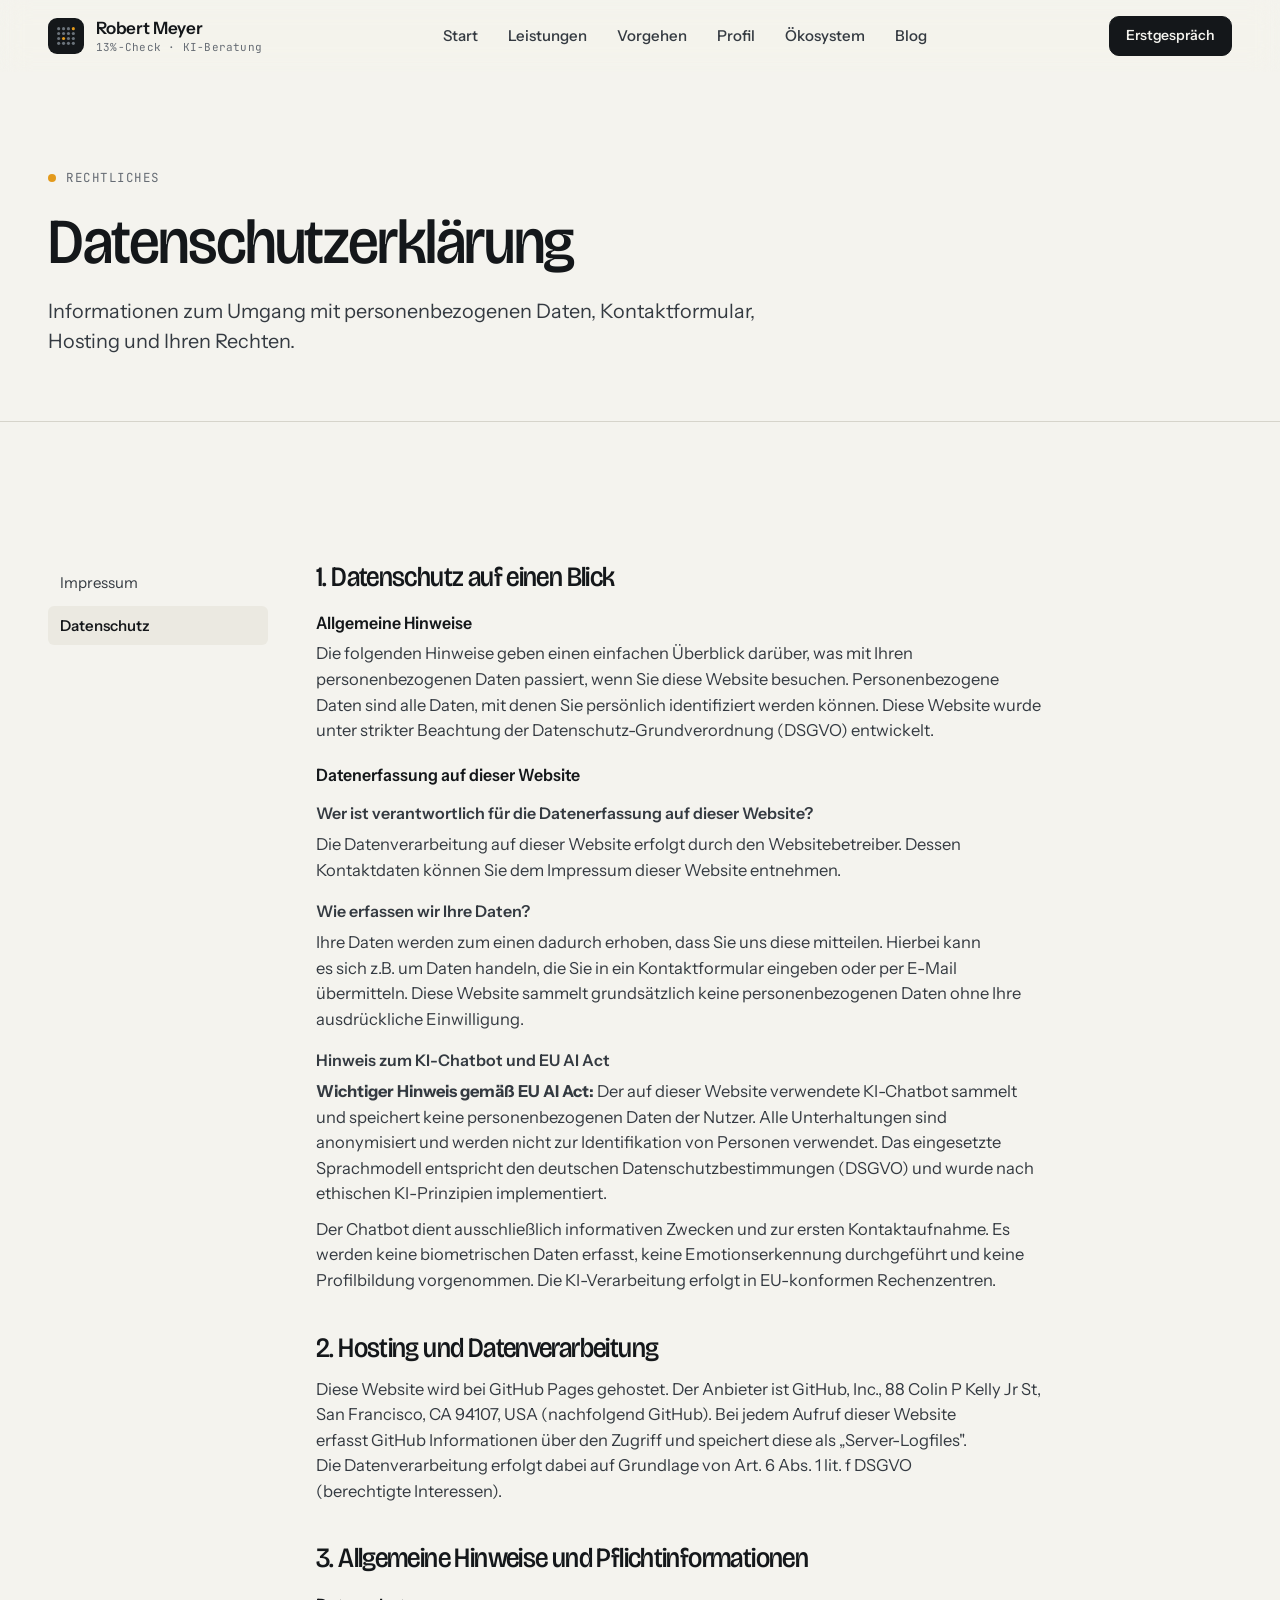
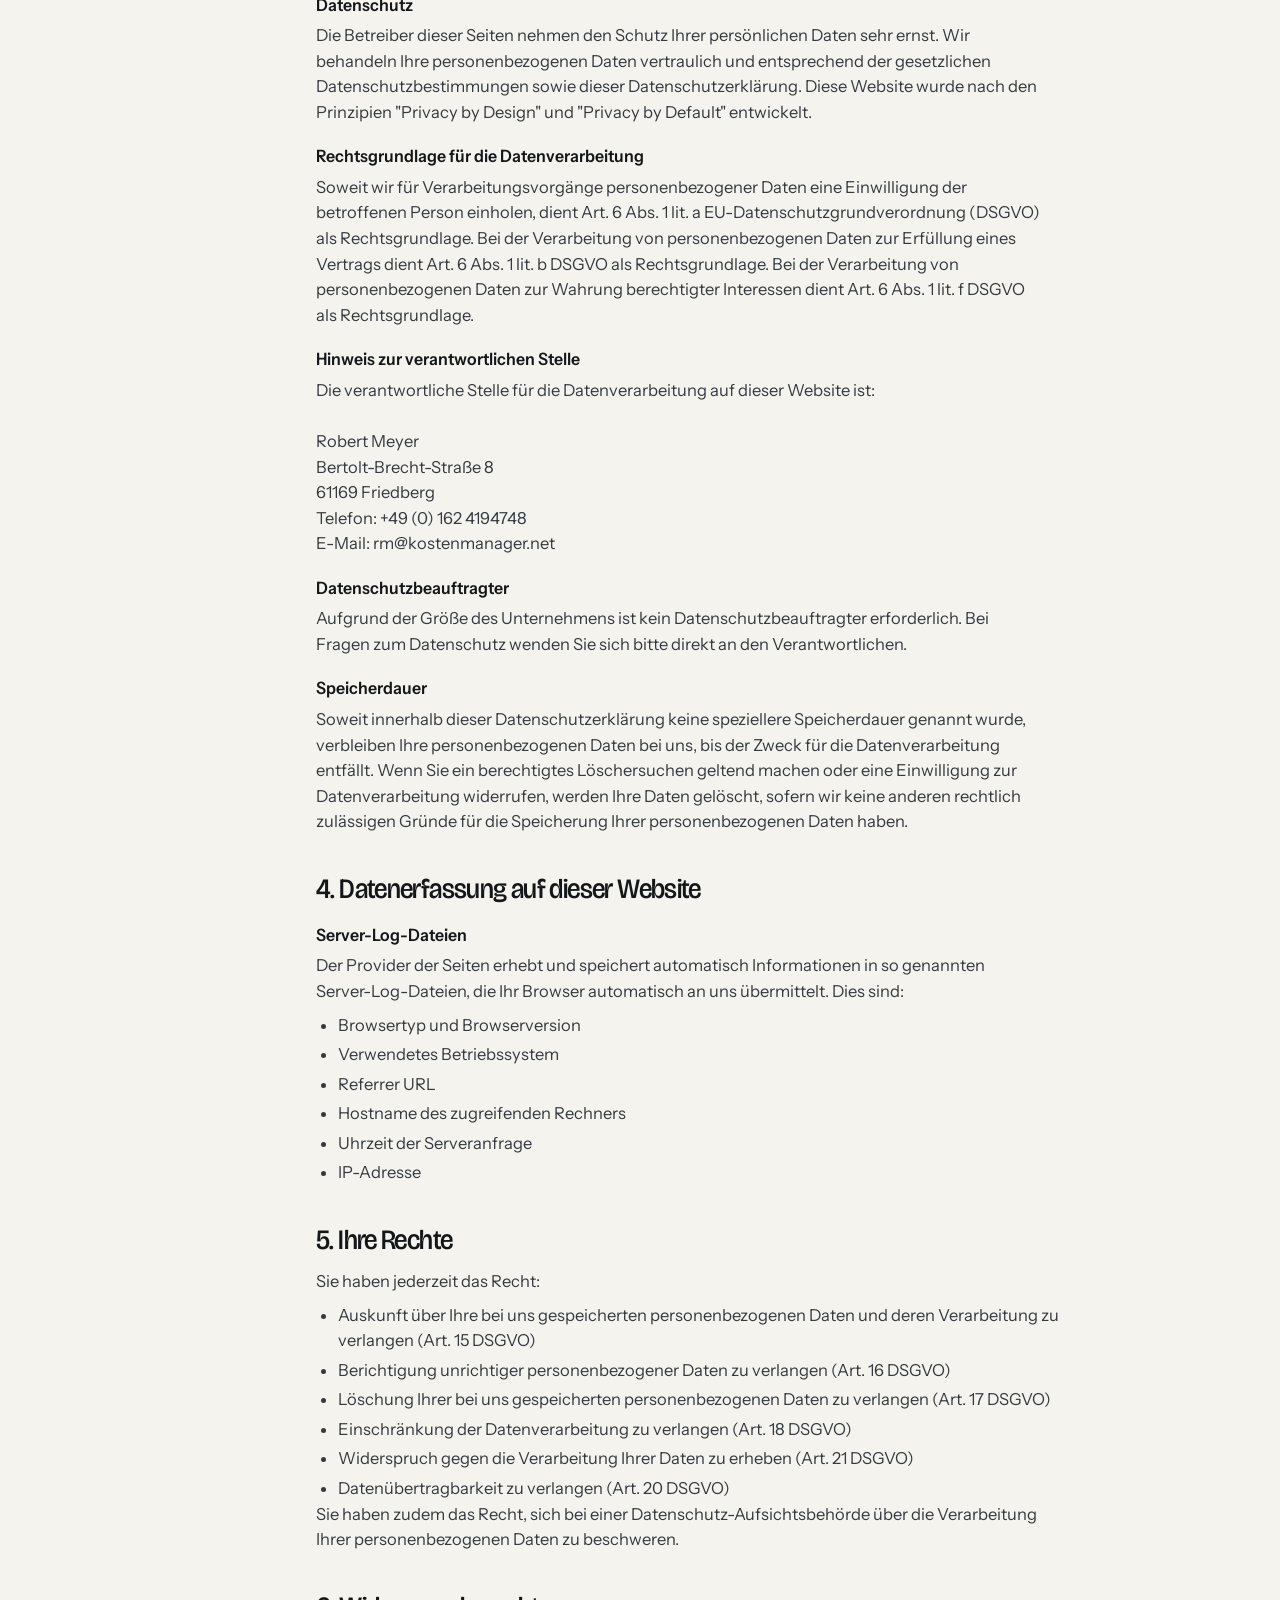
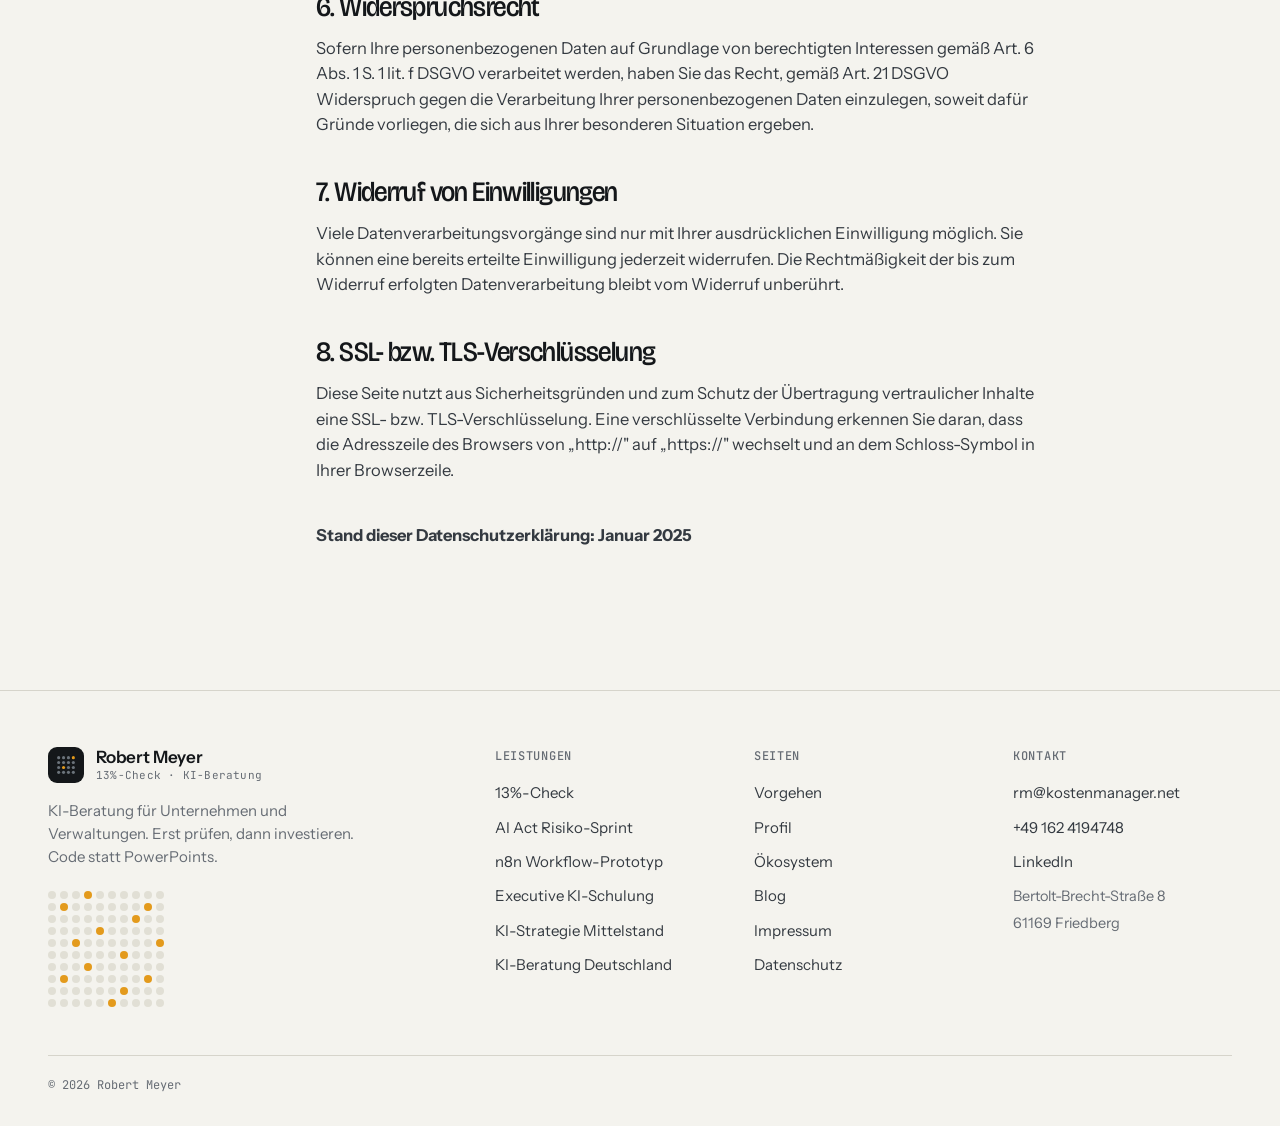
<file: datenschutz.html>
<!doctype html>
<html lang="de">
<head>
  <meta charset="utf-8">
  <meta name="viewport" content="width=device-width, initial-scale=1">
  <title>Datenschutzerklärung - Robert Meyer</title>
  <meta name="description" content="Datenschutzerklärung der Website von Robert Meyer.">
  <meta name="robots" content="noindex, follow">
  <link rel="canonical" href="https://ki13prozent.de/datenschutz.html">
  <meta name="theme-color" content="#14171a">
  <link rel="icon" href="assets/favicon.svg" type="image/svg+xml">
  <link rel="stylesheet" href="styles.css">
  <script defer src="https://cv.rm-on.de/script.js" data-website-id="077fc84e-d4f1-4861-a26e-9604ad4954e3"></script>
</head>
<body data-no-chat>
  <a class="skip-link" href="#main">Zum Inhalt springen</a>

  <header class="site-header" data-header>
    <div class="container nav-shell">
      <a class="brand" href="index.html" aria-label="Startseite Robert Meyer">
        <span class="brand-mark" aria-hidden="true">
          <svg viewBox="0 0 24 24" fill="none"><g fill="#6b737b"><circle cx="4" cy="4" r="1.7"/><circle cx="9.33" cy="4" r="1.7"/><circle cx="14.67" cy="4" r="1.7"/><circle cx="4" cy="9.33" r="1.7"/><circle cx="9.33" cy="9.33" r="1.7"/><circle cx="14.67" cy="9.33" r="1.7"/><circle cx="20" cy="9.33" r="1.7"/><circle cx="4" cy="14.67" r="1.7"/><circle cx="14.67" cy="14.67" r="1.7"/><circle cx="20" cy="14.67" r="1.7"/><circle cx="4" cy="20" r="1.7"/><circle cx="9.33" cy="20" r="1.7"/><circle cx="14.67" cy="20" r="1.7"/><circle cx="20" cy="20" r="1.7"/></g><g fill="#e39a1c"><circle cx="20" cy="4" r="1.7"/><circle cx="9.33" cy="14.67" r="1.7"/></g></svg>
        </span>
        <span>Robert Meyer<small>13%-Check · KI-Beratung</small></span>
      </a>
      <nav class="primary-nav" id="primary-nav" aria-label="Hauptnavigation">
        <a href="index.html">Start</a>
        <a href="services.html">Leistungen</a>
        <a href="roadmap.html">Vorgehen</a>
        <a href="about.html">Profil</a>
        <a href="oekosystem.html">Ökosystem</a>
        <a href="blog.html">Blog</a>
      </nav>
      <div class="nav-actions">
        <button class="btn primary sm" type="button" data-open-contact>Erstgespräch</button>
        <button class="menu-toggle" type="button" data-menu-toggle aria-label="Menü öffnen" aria-expanded="false" aria-controls="primary-nav"><span></span></button>
      </div>
    </div>
  </header>

  <main id="main">
    <section class="page-hero">
      <div class="container">
        <p class="eyebrow">Rechtliches</p>
        <h1>Datenschutzerklärung</h1>
        <p class="lead">Informationen zum Umgang mit personenbezogenen Daten, Kontaktformular, Hosting und Ihren Rechten.</p>
      </div>
    </section>
    <section class="section">
      <div class="container legal-layout">
        <aside class="legal-sidebar">
          <nav class="legal-nav" aria-label="Rechtliche Seiten">
            <a href="impressum.html">Impressum</a>
            <a href="datenschutz.html" class="active" aria-current="page">Datenschutz</a>
          </nav>
        </aside>
        <div class="legal-content">
          <section>
            <h2>1. Datenschutz auf einen Blick</h2>
            <h3>Allgemeine Hinweise</h3>
            <p>Die folgenden Hinweise geben einen einfachen Überblick darüber, was mit Ihren personenbezogenen Daten passiert, wenn Sie diese Website besuchen. Personenbezogene Daten sind alle Daten, mit denen Sie persönlich identifiziert werden können. Diese Website wurde unter strikter Beachtung der Datenschutz-Grundverordnung (DSGVO) entwickelt.</p>
            <h3>Datenerfassung auf dieser Website</h3>
            <h4>Wer ist verantwortlich für die Datenerfassung auf dieser Website?</h4>
            <p>Die Datenverarbeitung auf dieser Website erfolgt durch den Websitebetreiber. Dessen Kontaktdaten können Sie dem Impressum dieser Website entnehmen.</p>
            <h4>Wie erfassen wir Ihre Daten?</h4>
            <p>Ihre Daten werden zum einen dadurch erhoben, dass Sie uns diese mitteilen. Hierbei kann es sich z.B. um Daten handeln, die Sie in ein Kontaktformular eingeben oder per E-Mail übermitteln. Diese Website sammelt grundsätzlich keine personenbezogenen Daten ohne Ihre ausdrückliche Einwilligung.</p>
            <h4>Hinweis zum KI-Chatbot und EU AI Act</h4>
            <p><strong>Wichtiger Hinweis gemäß EU AI Act:</strong> Der auf dieser Website verwendete KI-Chatbot sammelt und speichert keine personenbezogenen Daten der Nutzer. Alle Unterhaltungen sind anonymisiert und werden nicht zur Identifikation von Personen verwendet. Das eingesetzte Sprachmodell entspricht den deutschen Datenschutzbestimmungen (DSGVO) und wurde nach ethischen KI-Prinzipien implementiert.</p>
            <p>Der Chatbot dient ausschließlich informativen Zwecken und zur ersten Kontaktaufnahme. Es werden keine biometrischen Daten erfasst, keine Emotionserkennung durchgeführt und keine Profilbildung vorgenommen. Die KI-Verarbeitung erfolgt in EU-konformen Rechenzentren.</p>
          </section>

          <section>
            <h2>2. Hosting und Datenverarbeitung</h2>
            <p>Diese Website wird bei GitHub Pages gehostet. Der Anbieter ist GitHub, Inc., 88 Colin P Kelly Jr St, San Francisco, CA 94107, USA (nachfolgend GitHub). Bei jedem Aufruf dieser Website erfasst GitHub Informationen über den Zugriff und speichert diese als „Server-Logfiles". Die Datenverarbeitung erfolgt dabei auf Grundlage von Art. 6 Abs. 1 lit. f DSGVO (berechtigte Interessen).</p>
          </section>

          <section>
            <h2>3. Allgemeine Hinweise und Pflichtinformationen</h2>
            <h3>Datenschutz</h3>
            <p>Die Betreiber dieser Seiten nehmen den Schutz Ihrer persönlichen Daten sehr ernst. Wir behandeln Ihre personenbezogenen Daten vertraulich und entsprechend der gesetzlichen Datenschutzbestimmungen sowie dieser Datenschutzerklärung. Diese Website wurde nach den Prinzipien "Privacy by Design" und "Privacy by Default" entwickelt.</p>
            <h3>Rechtsgrundlage für die Datenverarbeitung</h3>
            <p>Soweit wir für Verarbeitungsvorgänge personenbezogener Daten eine Einwilligung der betroffenen Person einholen, dient Art. 6 Abs. 1 lit. a EU-Datenschutzgrundverordnung (DSGVO) als Rechtsgrundlage. Bei der Verarbeitung von personenbezogenen Daten zur Erfüllung eines Vertrags dient Art. 6 Abs. 1 lit. b DSGVO als Rechtsgrundlage. Bei der Verarbeitung von personenbezogenen Daten zur Wahrung berechtigter Interessen dient Art. 6 Abs. 1 lit. f DSGVO als Rechtsgrundlage.</p>
            <h3>Hinweis zur verantwortlichen Stelle</h3>
            <p>Die verantwortliche Stelle für die Datenverarbeitung auf dieser Website ist:<br><br>Robert Meyer<br>Bertolt-Brecht-Straße 8<br>61169 Friedberg<br>Telefon: +49 (0) 162 4194748<br>E-Mail: rm@kostenmanager.net</p>
            <h3>Datenschutzbeauftragter</h3>
            <p>Aufgrund der Größe des Unternehmens ist kein Datenschutzbeauftragter erforderlich. Bei Fragen zum Datenschutz wenden Sie sich bitte direkt an den Verantwortlichen.</p>
            <h3>Speicherdauer</h3>
            <p>Soweit innerhalb dieser Datenschutzerklärung keine speziellere Speicherdauer genannt wurde, verbleiben Ihre personenbezogenen Daten bei uns, bis der Zweck für die Datenverarbeitung entfällt. Wenn Sie ein berechtigtes Löschersuchen geltend machen oder eine Einwilligung zur Datenverarbeitung widerrufen, werden Ihre Daten gelöscht, sofern wir keine anderen rechtlich zulässigen Gründe für die Speicherung Ihrer personenbezogenen Daten haben.</p>
          </section>

          <section>
            <h2>4. Datenerfassung auf dieser Website</h2>
            <h3>Server-Log-Dateien</h3>
            <p>Der Provider der Seiten erhebt und speichert automatisch Informationen in so genannten Server-Log-Dateien, die Ihr Browser automatisch an uns übermittelt. Dies sind:</p>
            <ul>
              <li>Browsertyp und Browserversion</li>
              <li>Verwendetes Betriebssystem</li>
              <li>Referrer URL</li>
              <li>Hostname des zugreifenden Rechners</li>
              <li>Uhrzeit der Serveranfrage</li>
              <li>IP-Adresse</li>
            </ul>
          </section>

          <section>
            <h2>5. Ihre Rechte</h2>
            <p>Sie haben jederzeit das Recht:</p>
            <ul>
              <li>Auskunft über Ihre bei uns gespeicherten personenbezogenen Daten und deren Verarbeitung zu verlangen (Art. 15 DSGVO)</li>
              <li>Berichtigung unrichtiger personenbezogener Daten zu verlangen (Art. 16 DSGVO)</li>
              <li>Löschung Ihrer bei uns gespeicherten personenbezogenen Daten zu verlangen (Art. 17 DSGVO)</li>
              <li>Einschränkung der Datenverarbeitung zu verlangen (Art. 18 DSGVO)</li>
              <li>Widerspruch gegen die Verarbeitung Ihrer Daten zu erheben (Art. 21 DSGVO)</li>
              <li>Datenübertragbarkeit zu verlangen (Art. 20 DSGVO)</li>
            </ul>
            <p>Sie haben zudem das Recht, sich bei einer Datenschutz-Aufsichtsbehörde über die Verarbeitung Ihrer personenbezogenen Daten zu beschweren.</p>
          </section>

          <section>
            <h2>6. Widerspruchsrecht</h2>
            <p>Sofern Ihre personenbezogenen Daten auf Grundlage von berechtigten Interessen gemäß Art. 6 Abs. 1 S. 1 lit. f DSGVO verarbeitet werden, haben Sie das Recht, gemäß Art. 21 DSGVO Widerspruch gegen die Verarbeitung Ihrer personenbezogenen Daten einzulegen, soweit dafür Gründe vorliegen, die sich aus Ihrer besonderen Situation ergeben.</p>
          </section>

          <section>
            <h2>7. Widerruf von Einwilligungen</h2>
            <p>Viele Datenverarbeitungsvorgänge sind nur mit Ihrer ausdrücklichen Einwilligung möglich. Sie können eine bereits erteilte Einwilligung jederzeit widerrufen. Die Rechtmäßigkeit der bis zum Widerruf erfolgten Datenverarbeitung bleibt vom Widerruf unberührt.</p>
          </section>

          <section>
            <h2>8. SSL- bzw. TLS-Verschlüsselung</h2>
            <p>Diese Seite nutzt aus Sicherheitsgründen und zum Schutz der Übertragung vertraulicher Inhalte eine SSL- bzw. TLS-Verschlüsselung. Eine verschlüsselte Verbindung erkennen Sie daran, dass die Adresszeile des Browsers von „http://" auf „https://" wechselt und an dem Schloss-Symbol in Ihrer Browserzeile.</p>
          </section>

          <section>
            <p><strong>Stand dieser Datenschutzerklärung: Januar 2025</strong></p>
          </section>
        </div>
      </div>
    </section>
  </main>

  <footer class="site-footer">
    <div class="container footer-grid">
      <div class="footer-brand">
        <a class="brand" href="index.html">
          <span class="brand-mark" aria-hidden="true">
            <svg viewBox="0 0 24 24" fill="none"><g fill="#6b737b"><circle cx="4" cy="4" r="1.7"/><circle cx="9.33" cy="4" r="1.7"/><circle cx="14.67" cy="4" r="1.7"/><circle cx="4" cy="9.33" r="1.7"/><circle cx="9.33" cy="9.33" r="1.7"/><circle cx="14.67" cy="9.33" r="1.7"/><circle cx="20" cy="9.33" r="1.7"/><circle cx="4" cy="14.67" r="1.7"/><circle cx="14.67" cy="14.67" r="1.7"/><circle cx="20" cy="14.67" r="1.7"/><circle cx="4" cy="20" r="1.7"/><circle cx="9.33" cy="20" r="1.7"/><circle cx="14.67" cy="20" r="1.7"/><circle cx="20" cy="20" r="1.7"/></g><g fill="#e39a1c"><circle cx="20" cy="4" r="1.7"/><circle cx="9.33" cy="14.67" r="1.7"/></g></svg>
          </span>
          <span>Robert Meyer<small>13%-Check · KI-Beratung</small></span>
        </a>
        <p>KI-Beratung für Unternehmen und Verwaltungen. Erst prüfen, dann investieren. Code statt PowerPoints.</p>
        <div class="footer-dots" data-dots-mini aria-hidden="true"></div>
      </div>
      <div>
        <h4>Leistungen</h4>
        <ul>
          <li><a href="services.html#check">13%-Check</a></li>
          <li><a href="eu-ai-act-beratung.html">AI Act Risiko-Sprint</a></li>
          <li><a href="n8n-automatisierung.html">n8n Workflow-Prototyp</a></li>
          <li><a href="ki-schulung-verwaltung.html">Executive KI-Schulung</a></li>
          <li><a href="ki-strategie-mittelstand.html">KI-Strategie Mittelstand</a></li>
          <li><a href="ki-beratung.html">KI-Beratung Deutschland</a></li>
        </ul>
      </div>
      <div>
        <h4>Seiten</h4>
        <ul>
          <li><a href="roadmap.html">Vorgehen</a></li>
          <li><a href="about.html">Profil</a></li>
          <li><a href="oekosystem.html">Ökosystem</a></li>
          <li><a href="blog.html">Blog</a></li>
          <li><a href="impressum.html">Impressum</a></li>
          <li><a href="datenschutz.html">Datenschutz</a></li>
        </ul>
      </div>
      <div>
        <h4>Kontakt</h4>
        <ul>
          <li><a href="mailto:rm@kostenmanager.net">rm@kostenmanager.net</a></li>
          <li><a href="tel:+491624194748">+49 162 4194748</a></li>
          <li><a href="https://www.linkedin.com/in/robert-meyer-666b39315" target="_blank" rel="noopener">LinkedIn</a></li>
          <li><span class="muted small">Bertolt-Brecht-Straße 8<br>61169 Friedberg</span></li>
        </ul>
      </div>
    </div>
    <div class="container footer-bottom">
      <span>© 2026 Robert Meyer</span>
    </div>
  </footer>

  <script src="app.js"></script>
</body>
</html>
</file>
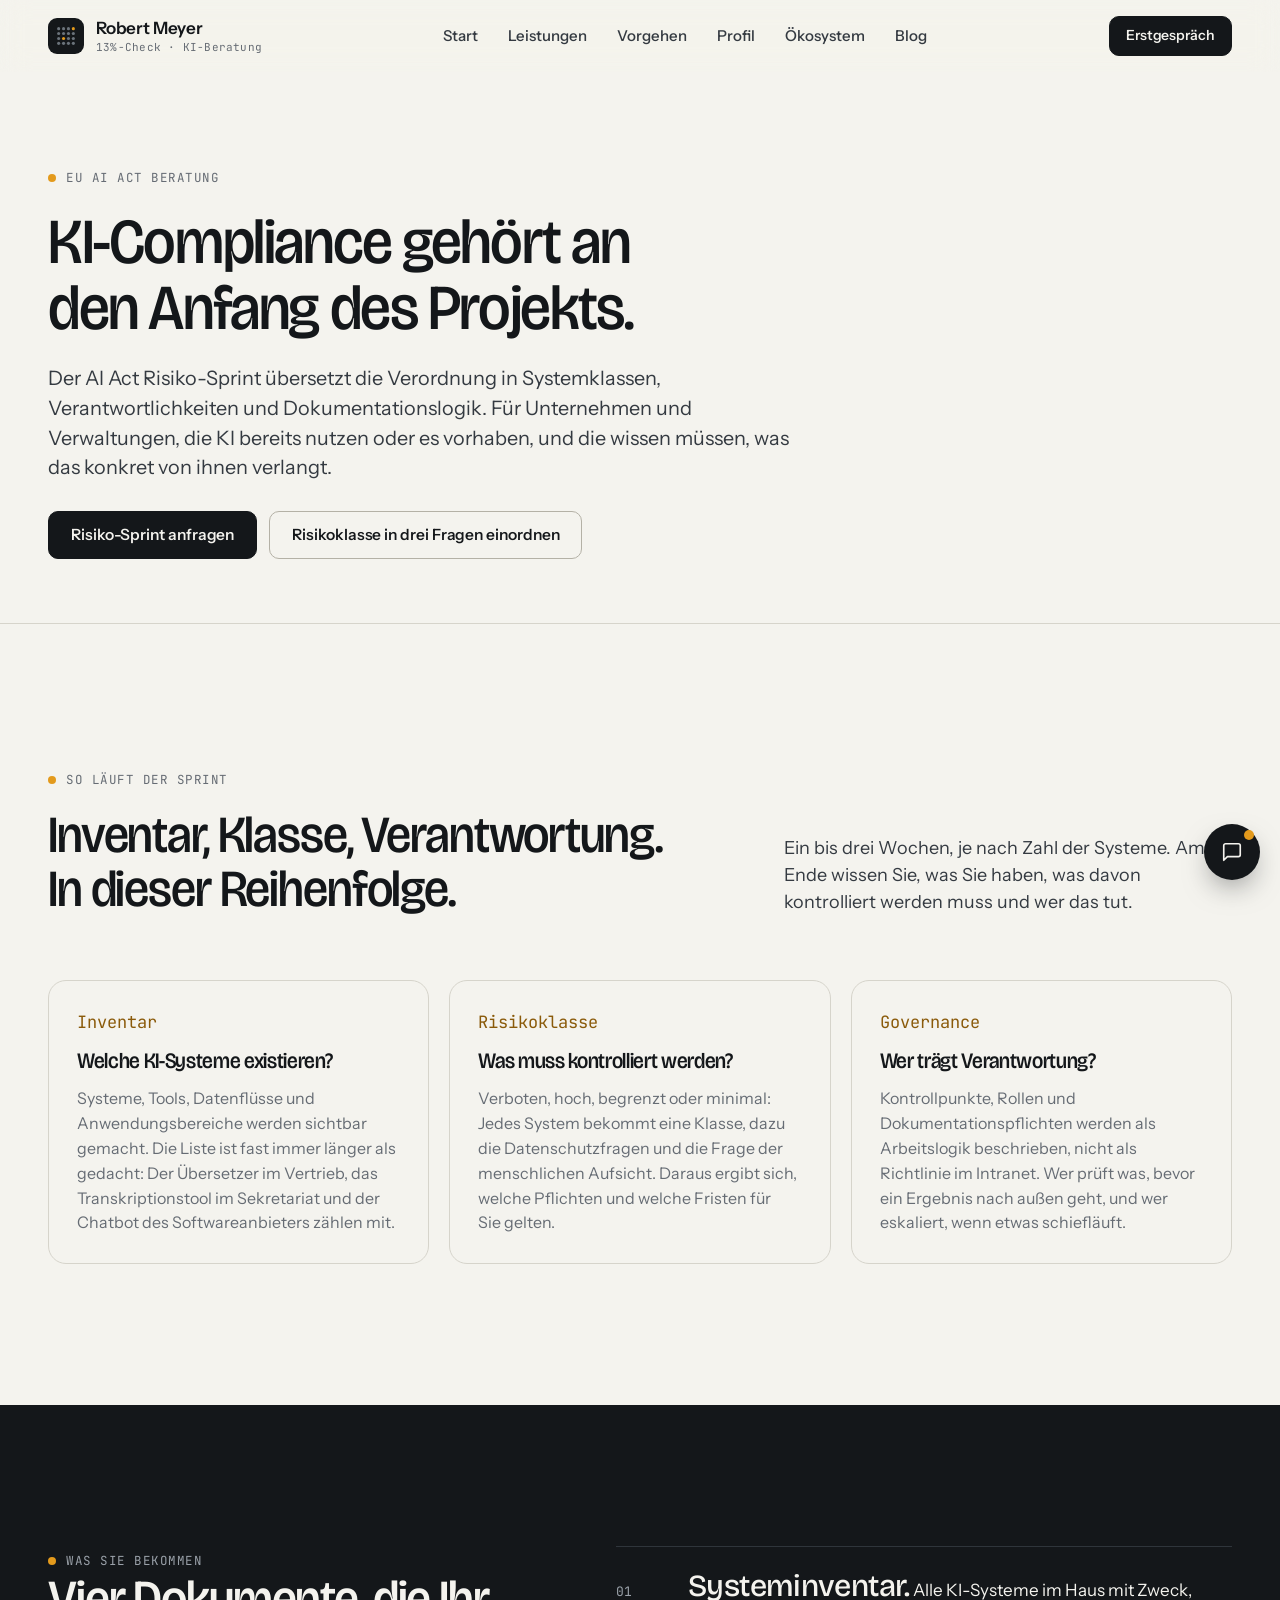
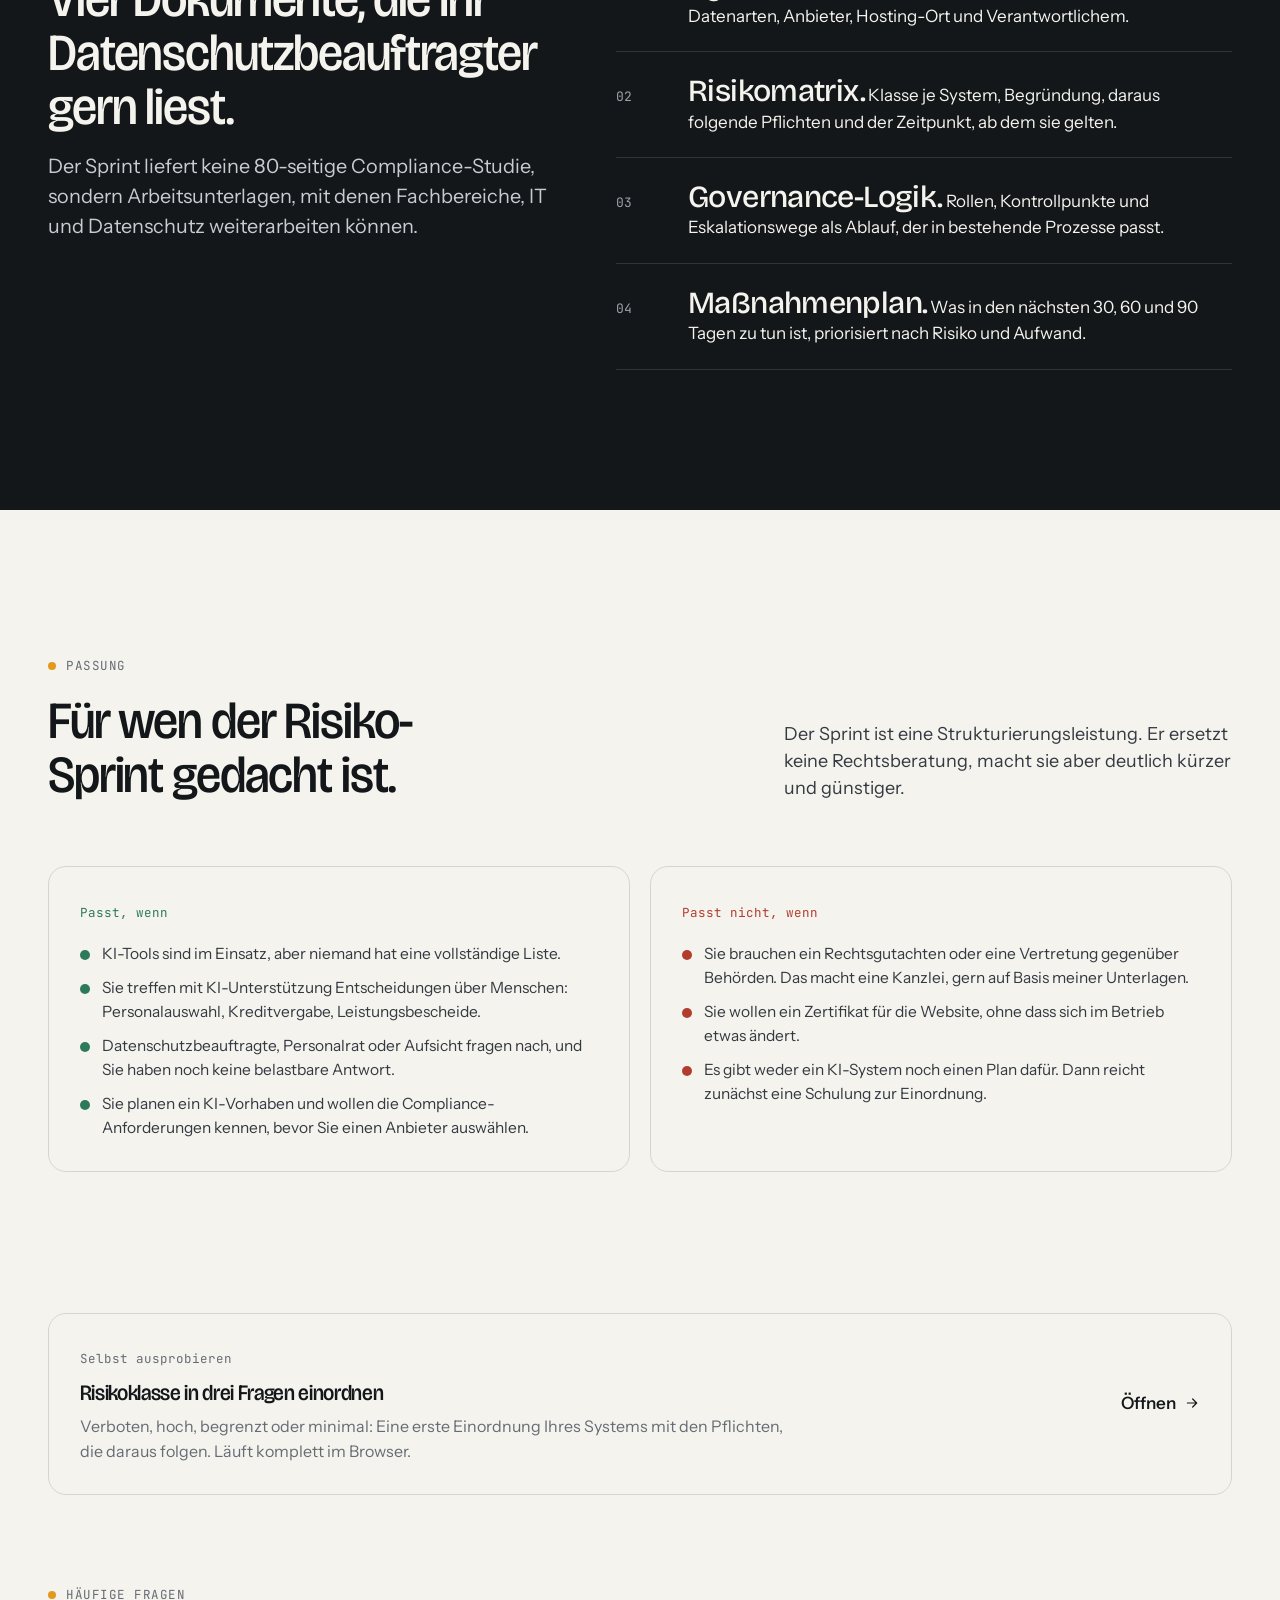
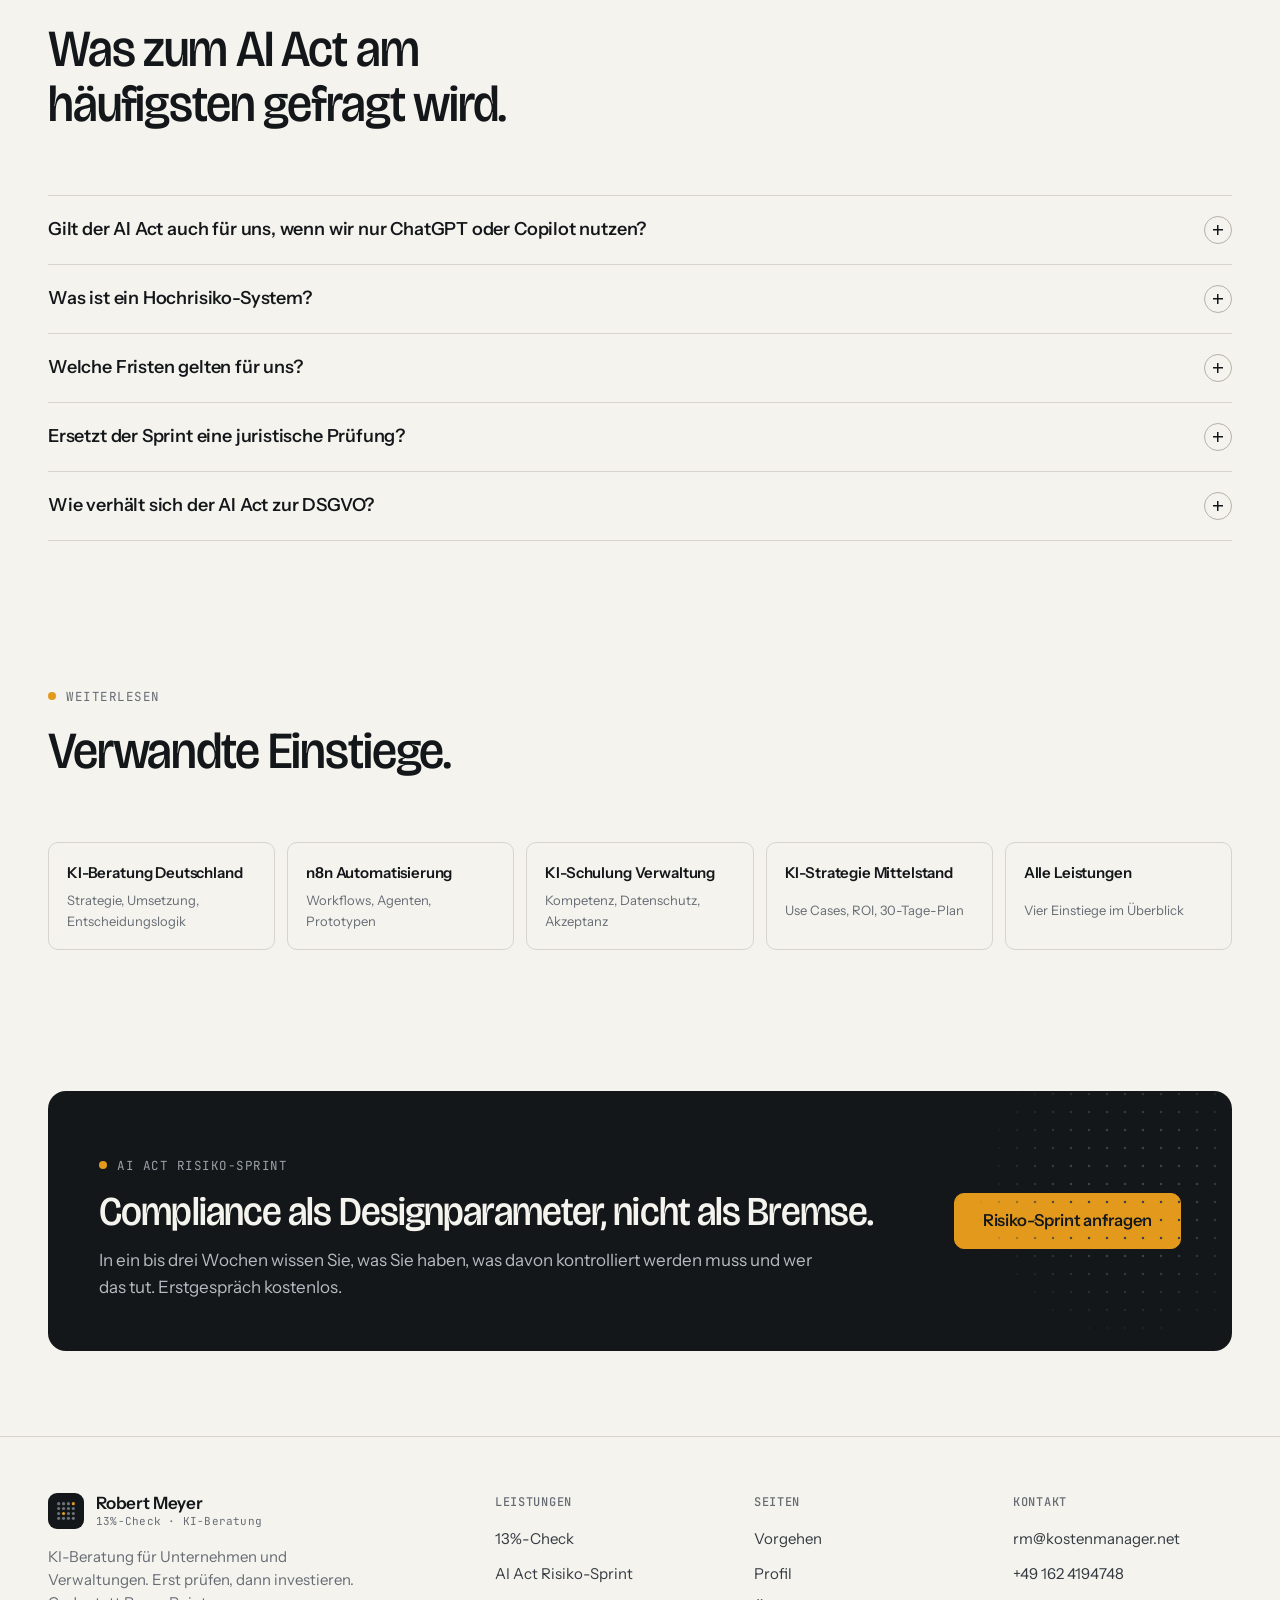
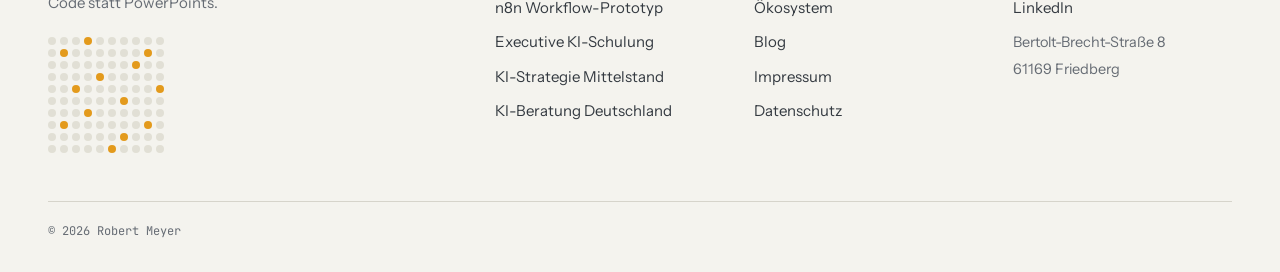
<file: eu-ai-act-beratung.html>
<!doctype html>
<html lang="de">
<head>
  <meta charset="utf-8">
  <meta name="viewport" content="width=device-width, initial-scale=1">
  <title>EU AI Act Beratung – Risiko-Sprint für KI-Systeme | Robert Meyer</title>
  <meta name="description" content="EU AI Act Beratung für Unternehmen und Verwaltungen: Systeminventar, Risikoklassifizierung, Governance und Dokumentation in ein bis drei Wochen. Klare Kontrollpunkte statt Richtlinien im Intranet.">
  <link rel="canonical" href="https://ki13prozent.de/eu-ai-act-beratung.html">
  <meta property="og:type" content="website">
  <meta property="og:title" content="EU AI Act Beratung – Risiko-Sprint für KI-Systeme">
  <meta property="og:description" content="EU AI Act Beratung für Unternehmen und Verwaltungen: Systeminventar, Risikoklassifizierung, Governance und Dokumentation in ein bis drei Wochen. Klare Kontrollpunkte statt Richtlinien im Intranet.">
  <meta property="og:url" content="https://ki13prozent.de/eu-ai-act-beratung.html">
  <meta property="og:image" content="https://ki13prozent.de/assets/og-image.png">
  <meta property="og:locale" content="de_DE">
  <meta name="theme-color" content="#14171a">
  <link rel="icon" href="assets/favicon.svg" type="image/svg+xml">
  <link rel="stylesheet" href="styles.css">
  <script defer src="https://cv.rm-on.de/script.js" data-website-id="077fc84e-d4f1-4861-a26e-9604ad4954e3"></script>
  <script type="application/ld+json">
{
  "@context": "https://schema.org",
  "@type": "FAQPage",
  "mainEntity": [
    {
      "@type": "Question",
      "name": "Gilt der AI Act auch für uns, wenn wir nur ChatGPT oder Copilot nutzen?",
      "acceptedAnswer": {
        "@type": "Answer",
        "text": "Ja. Wer ein KI-System beruflich einsetzt, ist im Sinne der Verordnung Betreiber und hat Pflichten, unabhängig davon, ob er das System selbst entwickelt hat. Dazu gehört seit Februar 2025 die Pflicht, dass Mitarbeitende, die mit KI arbeiten, über ausreichende KI-Kompetenz verfügen. Wie weit die Pflichten darüber hinausgehen, hängt davon ab, wofür Sie das System einsetzen. Ein Textentwurf für eine Pressemitteilung ist etwas anderes als eine Vorauswahl von Bewerbungen."
      }
    },
    {
      "@type": "Question",
      "name": "Was ist ein Hochrisiko-System?",
      "acceptedAnswer": {
        "@type": "Answer",
        "text": "Die Verordnung definiert Anwendungsbereiche, in denen KI als hochriskant gilt, etwa Beschäftigung und Personalauswahl, Zugang zu wesentlichen Leistungen, Bildung, Strafverfolgung oder kritische Infrastruktur. Hier gelten umfangreiche Pflichten zu Risikomanagement, Dokumentation, menschlicher Aufsicht und Transparenz. Ob Ihr System darunter fällt, entscheidet nicht die Technik, sondern der Einsatzzweck. Genau das klärt der Sprint."
      }
    },
    {
      "@type": "Question",
      "name": "Welche Fristen gelten für uns?",
      "acceptedAnswer": {
        "@type": "Answer",
        "text": "Die Verordnung tritt gestaffelt in Kraft. Verbote und die KI-Kompetenzpflicht gelten bereits, die Pflichten für Hochrisiko-Systeme folgen nach Anwendungsbereich zeitlich versetzt. Welche Frist für welches Ihrer Systeme gilt, ist ein Ergebnis der Risikomatrix."
      }
    },
    {
      "@type": "Question",
      "name": "Ersetzt der Sprint eine juristische Prüfung?",
      "acceptedAnswer": {
        "@type": "Answer",
        "text": "Nein. Ich bin kein Anwalt. Der Sprint strukturiert Ihre Systeme, Datenflüsse und Verantwortlichkeiten so, dass eine juristische Prüfung schnell und gezielt möglich ist. Erfahrungsgemäß spart das den größten Teil der anwaltlichen Stunden, weil die Fakten bereits sortiert auf dem Tisch liegen."
      }
    },
    {
      "@type": "Question",
      "name": "Wie verhält sich der AI Act zur DSGVO?",
      "acceptedAnswer": {
        "@type": "Answer",
        "text": "Beide gelten nebeneinander. Die DSGVO regelt den Umgang mit personenbezogenen Daten, der AI Act regelt das KI-System selbst. In der Praxis überschneiden sich die Fragen: Welche Daten fließen wohin, wer entscheidet, wer kontrolliert. Der Sprint behandelt beides gemeinsam, weil Ihre Fachbereiche es auch gemeinsam erleben."
      }
    }
  ]
}
  </script>
  <script type="application/ld+json">
  {
    "@context": "https://schema.org",
    "@type": "Service",
    "name": "AI Act Risiko-Sprint",
    "serviceType": "EU AI Act Beratung",
    "provider": { "@type": "Person", "name": "Robert Meyer", "url": "https://ki13prozent.de/" },
    "areaServed": "DE",
    "url": "https://ki13prozent.de/eu-ai-act-beratung.html",
    "description": "EU AI Act Beratung für Unternehmen und Verwaltungen: Systeminventar, Risikoklassifizierung, Governance und Dokumentation in ein bis drei Wochen. Klare Kontrollpunkte statt Richtlinien im Intranet."
  }
  </script>
</head>
<body>
  <a class="skip-link" href="#main">Zum Inhalt springen</a>

  <header class="site-header" data-header>
    <div class="container nav-shell">
      <a class="brand" href="index.html" aria-label="Startseite Robert Meyer">
        <span class="brand-mark" aria-hidden="true">
          <svg viewBox="0 0 24 24" fill="none"><g fill="#6b737b"><circle cx="4" cy="4" r="1.7"/><circle cx="9.33" cy="4" r="1.7"/><circle cx="14.67" cy="4" r="1.7"/><circle cx="4" cy="9.33" r="1.7"/><circle cx="9.33" cy="9.33" r="1.7"/><circle cx="14.67" cy="9.33" r="1.7"/><circle cx="20" cy="9.33" r="1.7"/><circle cx="4" cy="14.67" r="1.7"/><circle cx="14.67" cy="14.67" r="1.7"/><circle cx="20" cy="14.67" r="1.7"/><circle cx="4" cy="20" r="1.7"/><circle cx="9.33" cy="20" r="1.7"/><circle cx="14.67" cy="20" r="1.7"/><circle cx="20" cy="20" r="1.7"/></g><g fill="#e39a1c"><circle cx="20" cy="4" r="1.7"/><circle cx="9.33" cy="14.67" r="1.7"/></g></svg>
        </span>
        <span>Robert Meyer<small>13%-Check · KI-Beratung</small></span>
      </a>
      <nav class="primary-nav" id="primary-nav" aria-label="Hauptnavigation">
        <a href="index.html">Start</a>
        <a href="services.html">Leistungen</a>
        <a href="roadmap.html">Vorgehen</a>
        <a href="about.html">Profil</a>
        <a href="oekosystem.html">Ökosystem</a>
        <a href="blog.html">Blog</a>
      </nav>
      <div class="nav-actions">
        <button class="btn primary sm" type="button" data-open-contact>Erstgespräch</button>
        <button class="menu-toggle" type="button" data-menu-toggle aria-label="Menü öffnen" aria-expanded="false" aria-controls="primary-nav"><span></span></button>
      </div>
    </div>
  </header>

  <main id="main">
    <section class="page-hero">
      <div class="container">
        <p class="eyebrow">EU AI Act Beratung</p>
        <h1>KI-Compliance gehört an den Anfang des Projekts.</h1>
        <p class="lead">Der AI Act Risiko-Sprint übersetzt die Verordnung in Systemklassen, Verantwortlichkeiten und Dokumentationslogik. Für Unternehmen und Verwaltungen, die KI bereits nutzen oder es vorhaben, und die wissen müssen, was das konkret von ihnen verlangt.</p>
        <div class="hero-actions" style="margin-top:28px">
          <button class="btn primary" type="button" data-open-contact data-contact-topic="AI Act Risiko-Sprint">Risiko-Sprint anfragen</button>
          <a class="btn" href="index.html#ai-act">Risikoklasse in drei Fragen einordnen</a>
        </div>
      </div>
    </section>

    <!-- DREI SCHRITTE -->
    <section class="section">
      <div class="container">
        <div class="section-head">
          <div>
            <p class="eyebrow">So läuft der Sprint</p>
            <h2>Inventar, Klasse, Verantwortung. In dieser Reihenfolge.</h2>
          </div>
          <p class="lead">Ein bis drei Wochen, je nach Zahl der Systeme. Am Ende wissen Sie, was Sie haben, was davon kontrolliert werden muss und wer das tut.</p>
        </div>
        <div class="steps-3">
          <article class="reveal"><span class="num">Inventar</span><h3>Welche KI-Systeme existieren?</h3><p>Systeme, Tools, Datenflüsse und Anwendungsbereiche werden sichtbar gemacht. Die Liste ist fast immer länger als gedacht: Der Übersetzer im Vertrieb, das Transkriptionstool im Sekretariat und der Chatbot des Softwareanbieters zählen mit.</p></article>
          <article class="reveal" style="--d:1"><span class="num">Risikoklasse</span><h3>Was muss kontrolliert werden?</h3><p>Verboten, hoch, begrenzt oder minimal: Jedes System bekommt eine Klasse, dazu die Datenschutzfragen und die Frage der menschlichen Aufsicht. Daraus ergibt sich, welche Pflichten und welche Fristen für Sie gelten.</p></article>
          <article class="reveal" style="--d:2"><span class="num">Governance</span><h3>Wer trägt Verantwortung?</h3><p>Kontrollpunkte, Rollen und Dokumentationspflichten werden als Arbeitslogik beschrieben, nicht als Richtlinie im Intranet. Wer prüft was, bevor ein Ergebnis nach außen geht, und wer eskaliert, wenn etwas schiefläuft.</p></article>
        </div>
      </div>
    </section>

    <section class="section dark">
      <div class="container">
        <div class="principle">
          <div class="sticky">
            <p class="eyebrow">Was Sie bekommen</p>
            <h2>Vier Dokumente, die Ihr Datenschutzbeauftragter gern liest.</h2>
            <p class="lead" style="margin-top:18px">Der Sprint liefert keine 80-seitige Compliance-Studie, sondern Arbeitsunterlagen, mit denen Fachbereiche, IT und Datenschutz weiterarbeiten können.</p>
          </div>
          <ul class="manifest">
            <li><span class="num">01</span><span><strong>Systeminventar.</strong> Alle KI-Systeme im Haus mit Zweck, Datenarten, Anbieter, Hosting-Ort und Verantwortlichem.</span></li>
            <li><span class="num">02</span><span><strong>Risikomatrix.</strong> Klasse je System, Begründung, daraus folgende Pflichten und der Zeitpunkt, ab dem sie gelten.</span></li>
            <li><span class="num">03</span><span><strong>Governance-Logik.</strong> Rollen, Kontrollpunkte und Eskalationswege als Ablauf, der in bestehende Prozesse passt.</span></li>
            <li><span class="num">04</span><span><strong>Maßnahmenplan.</strong> Was in den nächsten 30, 60 und 90 Tagen zu tun ist, priorisiert nach Risiko und Aufwand.</span></li>
          </ul>
        </div>
      </div>
    </section>

    <!-- PASSUNG -->
    <section class="section">
      <div class="container">
        <div class="section-head">
          <div>
            <p class="eyebrow">Passung</p>
            <h2>Für wen der Risiko-Sprint gedacht ist.</h2>
          </div>
          <p class="lead">Der Sprint ist eine Strukturierungsleistung. Er ersetzt keine Rechtsberatung, macht sie aber deutlich kürzer und günstiger.</p>
        </div>
        <div class="grid-2">
          <article class="card reveal">
            <span class="num" style="color:var(--go)">Passt, wenn</span>
            <ul class="signal-list">
              <li><i class="go"></i><span>KI-Tools sind im Einsatz, aber niemand hat eine vollständige Liste.</span></li>
              <li><i class="go"></i><span>Sie treffen mit KI-Unterstützung Entscheidungen über Menschen: Personalauswahl, Kreditvergabe, Leistungsbescheide.</span></li>
              <li><i class="go"></i><span>Datenschutzbeauftragte, Personalrat oder Aufsicht fragen nach, und Sie haben noch keine belastbare Antwort.</span></li>
              <li><i class="go"></i><span>Sie planen ein KI-Vorhaben und wollen die Compliance-Anforderungen kennen, bevor Sie einen Anbieter auswählen.</span></li>
            </ul>
          </article>
          <article class="card reveal" style="--d:1">
            <span class="num" style="color:var(--stop)">Passt nicht, wenn</span>
            <ul class="signal-list">
              <li><i class="stop"></i><span>Sie brauchen ein Rechtsgutachten oder eine Vertretung gegenüber Behörden. Das macht eine Kanzlei, gern auf Basis meiner Unterlagen.</span></li>
              <li><i class="stop"></i><span>Sie wollen ein Zertifikat für die Website, ohne dass sich im Betrieb etwas ändert.</span></li>
              <li><i class="stop"></i><span>Es gibt weder ein KI-System noch einen Plan dafür. Dann reicht zunächst eine Schulung zur Einordnung.</span></li>
            </ul>
          </article>
        </div>
      </div>
    </section>

    <!-- WERKZEUG -->
    <section class="section tight">
      <div class="container">
        <a class="card hover reveal tool-card" href="index.html#ai-act">
          <div>
            <span class="num">Selbst ausprobieren</span>
            <h3 style="margin-top:10px;font-size:22px">Risikoklasse in drei Fragen einordnen</h3>
            <p style="margin-top:8px">Verboten, hoch, begrenzt oder minimal: Eine erste Einordnung Ihres Systems mit den Pflichten, die daraus folgen. Läuft komplett im Browser.</p>
          </div>
          <span class="link-arrow">Öffnen <svg viewBox="0 0 24 24" fill="none" aria-hidden="true"><path d="M5 12h14m-6-6 6 6-6 6" stroke="currentColor" stroke-width="1.8" stroke-linecap="round" stroke-linejoin="round"/></svg></span>
        </a>
      </div>
    </section>

    <!-- FAQ -->
    <section class="section">
      <div class="container">
        <div class="section-head">
          <div>
            <p class="eyebrow">Häufige Fragen</p>
            <h2>Was zum AI Act am häufigsten gefragt wird.</h2>
          </div>
        </div>
        <div class="faq reveal">
          <details><summary>Gilt der AI Act auch für uns, wenn wir nur ChatGPT oder Copilot nutzen?</summary><div class="faq-body"><p>Ja. Wer ein KI-System beruflich einsetzt, ist im Sinne der Verordnung Betreiber und hat Pflichten, unabhängig davon, ob er das System selbst entwickelt hat. Dazu gehört seit Februar 2025 die Pflicht, dass Mitarbeitende, die mit KI arbeiten, über ausreichende KI-Kompetenz verfügen.</p><p>Wie weit die Pflichten darüber hinausgehen, hängt davon ab, wofür Sie das System einsetzen. Ein Textentwurf für eine Pressemitteilung ist etwas anderes als eine Vorauswahl von Bewerbungen.</p></div></details>
          <details><summary>Was ist ein Hochrisiko-System?</summary><div class="faq-body"><p>Die Verordnung definiert Anwendungsbereiche, in denen KI als hochriskant gilt, etwa Beschäftigung und Personalauswahl, Zugang zu wesentlichen Leistungen, Bildung, Strafverfolgung oder kritische Infrastruktur. Hier gelten umfangreiche Pflichten zu Risikomanagement, Dokumentation, menschlicher Aufsicht und Transparenz.</p><p>Ob Ihr System darunter fällt, entscheidet nicht die Technik, sondern der Einsatzzweck. Genau das klärt der Sprint.</p></div></details>
          <details><summary>Welche Fristen gelten für uns?</summary><div class="faq-body"><p>Die Verordnung tritt gestaffelt in Kraft. Verbote und die KI-Kompetenzpflicht gelten bereits, die Pflichten für Hochrisiko-Systeme folgen nach Anwendungsbereich zeitlich versetzt. Welche Frist für welches Ihrer Systeme gilt, ist ein Ergebnis der Risikomatrix.</p></div></details>
          <details><summary>Ersetzt der Sprint eine juristische Prüfung?</summary><div class="faq-body"><p>Nein. Ich bin kein Anwalt. Der Sprint strukturiert Ihre Systeme, Datenflüsse und Verantwortlichkeiten so, dass eine juristische Prüfung schnell und gezielt möglich ist. Erfahrungsgemäß spart das den größten Teil der anwaltlichen Stunden, weil die Fakten bereits sortiert auf dem Tisch liegen.</p></div></details>
          <details><summary>Wie verhält sich der AI Act zur DSGVO?</summary><div class="faq-body"><p>Beide gelten nebeneinander. Die DSGVO regelt den Umgang mit personenbezogenen Daten, der AI Act regelt das KI-System selbst. In der Praxis überschneiden sich die Fragen: Welche Daten fließen wohin, wer entscheidet, wer kontrolliert. Der Sprint behandelt beides gemeinsam, weil Ihre Fachbereiche es auch gemeinsam erleben.</p></div></details>
        </div>
      </div>
    </section>

    <!-- VERWANDT -->
    <section class="section">
      <div class="container">
        <div class="section-head">
          <div>
            <p class="eyebrow">Weiterlesen</p>
            <h2>Verwandte Einstiege.</h2>
          </div>
        </div>
        <div class="related">
          <a href="ki-beratung.html"><strong>KI-Beratung Deutschland</strong><span>Strategie, Umsetzung, Entscheidungslogik</span></a>
          <a href="n8n-automatisierung.html"><strong>n8n Automatisierung</strong><span>Workflows, Agenten, Prototypen</span></a>
          <a href="ki-schulung-verwaltung.html"><strong>KI-Schulung Verwaltung</strong><span>Kompetenz, Datenschutz, Akzeptanz</span></a>
          <a href="ki-strategie-mittelstand.html"><strong>KI-Strategie Mittelstand</strong><span>Use Cases, ROI, 30-Tage-Plan</span></a>
          <a href="services.html"><strong>Alle Leistungen</strong><span>Vier Einstiege im Überblick</span></a>
        </div>
      </div>
    </section>

    <section class="section tight">
      <div class="container cta-band reveal">
        <div>
          <p class="eyebrow" style="color:#9aa1a9">AI Act Risiko-Sprint</p>
          <h2 style="margin-top:14px">Compliance als Designparameter, nicht als Bremse.</h2>
          <p>In ein bis drei Wochen wissen Sie, was Sie haben, was davon kontrolliert werden muss und wer das tut. Erstgespräch kostenlos.</p>
        </div>
        <div class="actions">
          <button class="btn accent lg" type="button" data-open-contact data-contact-topic="AI Act Risiko-Sprint">Risiko-Sprint anfragen</button>
        </div>
      </div>
    </section>
  </main>

  <footer class="site-footer">
    <div class="container footer-grid">
      <div class="footer-brand">
        <a class="brand" href="index.html">
          <span class="brand-mark" aria-hidden="true">
            <svg viewBox="0 0 24 24" fill="none"><g fill="#6b737b"><circle cx="4" cy="4" r="1.7"/><circle cx="9.33" cy="4" r="1.7"/><circle cx="14.67" cy="4" r="1.7"/><circle cx="4" cy="9.33" r="1.7"/><circle cx="9.33" cy="9.33" r="1.7"/><circle cx="14.67" cy="9.33" r="1.7"/><circle cx="20" cy="9.33" r="1.7"/><circle cx="4" cy="14.67" r="1.7"/><circle cx="14.67" cy="14.67" r="1.7"/><circle cx="20" cy="14.67" r="1.7"/><circle cx="4" cy="20" r="1.7"/><circle cx="9.33" cy="20" r="1.7"/><circle cx="14.67" cy="20" r="1.7"/><circle cx="20" cy="20" r="1.7"/></g><g fill="#e39a1c"><circle cx="20" cy="4" r="1.7"/><circle cx="9.33" cy="14.67" r="1.7"/></g></svg>
          </span>
          <span>Robert Meyer<small>13%-Check · KI-Beratung</small></span>
        </a>
        <p>KI-Beratung für Unternehmen und Verwaltungen. Erst prüfen, dann investieren. Code statt PowerPoints.</p>
        <div class="footer-dots" data-dots-mini aria-hidden="true"></div>
      </div>
      <div>
        <h4>Leistungen</h4>
        <ul>
          <li><a href="services.html#check">13%-Check</a></li>
          <li><a href="eu-ai-act-beratung.html">AI Act Risiko-Sprint</a></li>
          <li><a href="n8n-automatisierung.html">n8n Workflow-Prototyp</a></li>
          <li><a href="ki-schulung-verwaltung.html">Executive KI-Schulung</a></li>
          <li><a href="ki-strategie-mittelstand.html">KI-Strategie Mittelstand</a></li>
          <li><a href="ki-beratung.html">KI-Beratung Deutschland</a></li>
        </ul>
      </div>
      <div>
        <h4>Seiten</h4>
        <ul>
          <li><a href="roadmap.html">Vorgehen</a></li>
          <li><a href="about.html">Profil</a></li>
          <li><a href="oekosystem.html">Ökosystem</a></li>
          <li><a href="blog.html">Blog</a></li>
          <li><a href="impressum.html">Impressum</a></li>
          <li><a href="datenschutz.html">Datenschutz</a></li>
        </ul>
      </div>
      <div>
        <h4>Kontakt</h4>
        <ul>
          <li><a href="mailto:rm@kostenmanager.net">rm@kostenmanager.net</a></li>
          <li><a href="tel:+491624194748">+49 162 4194748</a></li>
          <li><a href="https://www.linkedin.com/in/robert-meyer-666b39315" target="_blank" rel="noopener">LinkedIn</a></li>
          <li><span class="muted small">Bertolt-Brecht-Straße 8<br>61169 Friedberg</span></li>
        </ul>
      </div>
    </div>
    <div class="container footer-bottom">
      <span>© 2026 Robert Meyer</span>
    </div>
  </footer>

  <script src="app.js"></script>
</body>
</html>
</file>
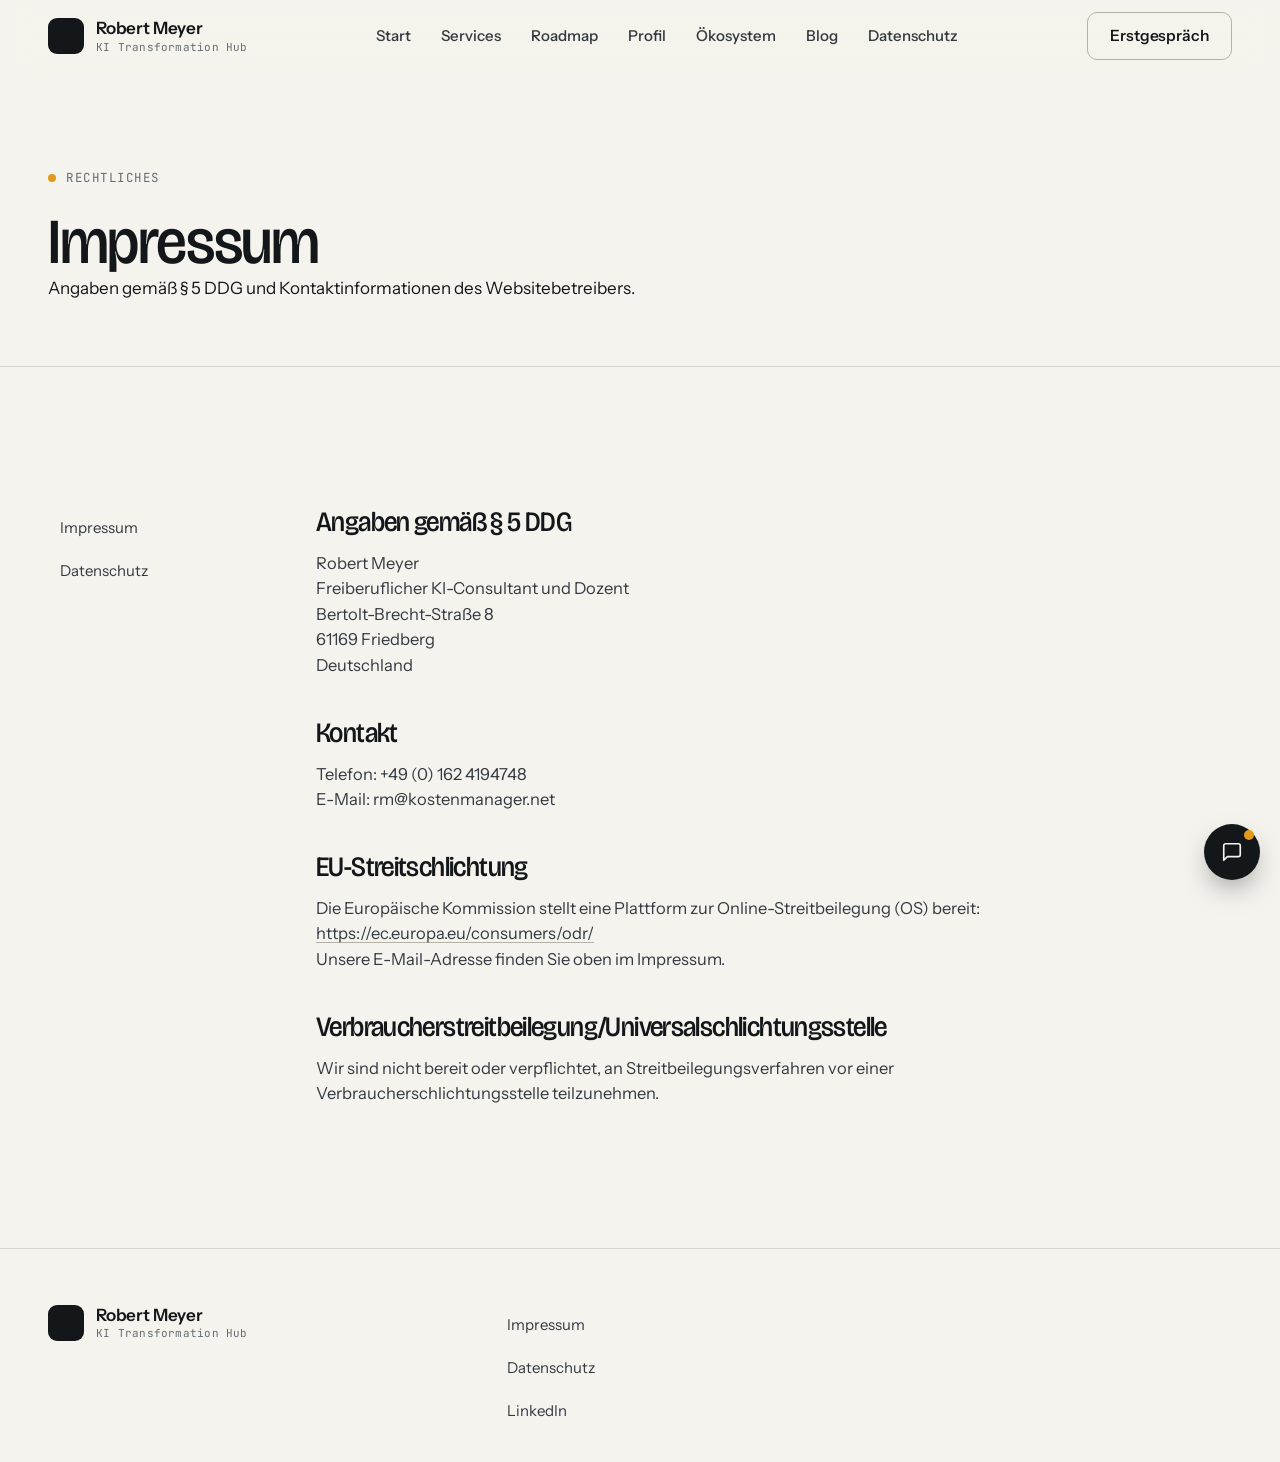
<file: impressum.html>
<!doctype html>
<html lang="de">
<head>
  <meta charset="utf-8">
  <meta name="viewport" content="width=device-width, initial-scale=1">
  <title>Impressum - Robert Meyer</title>
  <meta name="description" content="Impressum von Robert Meyer, freiberuflicher KI-Consultant und Dozent.">
  <link rel="icon" href="assets/favicon.svg" type="image/svg+xml">
  <link rel="stylesheet" href="styles.css">
  <script defer src="https://cv.rm-on.de/script.js" data-website-id="077fc84e-d4f1-4861-a26e-9604ad4954e3"></script>
</head>
<body>
  <header class="site-header">
    <div class="container nav-shell">
      <a class="brand" href="index.html"><span class="brand-mark">RM</span><span>Robert Meyer<small>KI Transformation Hub</small></span></a>
      <nav class="primary-nav" aria-label="Hauptnavigation"><a href="index.html">Start</a><a href="services.html">Services</a><a href="roadmap.html">Roadmap</a><a href="about.html">Profil</a><a href="oekosystem.html">Ökosystem</a><a href="blog.html">Blog</a><a href="datenschutz.html">Datenschutz</a></nav>
      <div class="nav-actions"><button class="btn btn-primary" type="button" data-open-contact>Erstgespräch</button><button class="menu-toggle" type="button" data-menu-toggle aria-label="Menü öffnen" aria-expanded="false">☰</button></div>
    </div>
  </header>
  <main>
    <section class="page-hero">
      <div class="container">
        <p class="eyebrow">Rechtliches</p>
        <h1>Impressum</h1>
        <p>Angaben gemäß § 5 DDG und Kontaktinformationen des Websitebetreibers.</p>
      </div>
    </section>
    <section class="section">
      <div class="container legal-layout">
        <aside class="legal-sidebar">
          <nav class="legal-nav" aria-label="Rechtliche Seiten">
            <a href="impressum.html">Impressum</a>
            <a href="datenschutz.html">Datenschutz</a>
          </nav>
        </aside>
        <div class="legal-content">
          <section>
            <h2>Angaben gemäß § 5 DDG</h2>
            <p>Robert Meyer<br>Freiberuflicher KI-Consultant und Dozent<br>Bertolt-Brecht-Straße 8<br>61169 Friedberg<br>Deutschland</p>
          </section>
          <section>
            <h2>Kontakt</h2>
            <p>Telefon: +49 (0) 162 4194748<br>E-Mail: rm@kostenmanager.net</p>
          </section>
          <section>
            <h2>EU-Streitschlichtung</h2>
            <p>Die Europäische Kommission stellt eine Plattform zur Online-Streitbeilegung (OS) bereit: <a href="https://ec.europa.eu/consumers/odr/" target="_blank" rel="noopener noreferrer">https://ec.europa.eu/consumers/odr/</a><br>Unsere E-Mail-Adresse finden Sie oben im Impressum.</p>
          </section>
          <section>
            <h2>Verbraucherstreitbeilegung/Universalschlichtungsstelle</h2>
            <p>Wir sind nicht bereit oder verpflichtet, an Streitbeilegungsverfahren vor einer Verbraucherschlichtungsstelle teilzunehmen.</p>
          </section>
        </div>
      </div>
    </section>
  </main>
  <footer class="site-footer"><div class="container footer-grid"><div><a class="brand" href="index.html"><span class="brand-mark">RM</span><span>Robert Meyer<small>KI Transformation Hub</small></span></a></div><nav class="legal-nav" aria-label="Rechtliches"><a href="impressum.html">Impressum</a><a href="datenschutz.html">Datenschutz</a><a href="https://www.linkedin.com/in/robert-meyer-666b39315" target="_blank" rel="noopener">LinkedIn</a></nav></div></footer>
  <script src="app.js"></script>
</body>
</html>
</file>
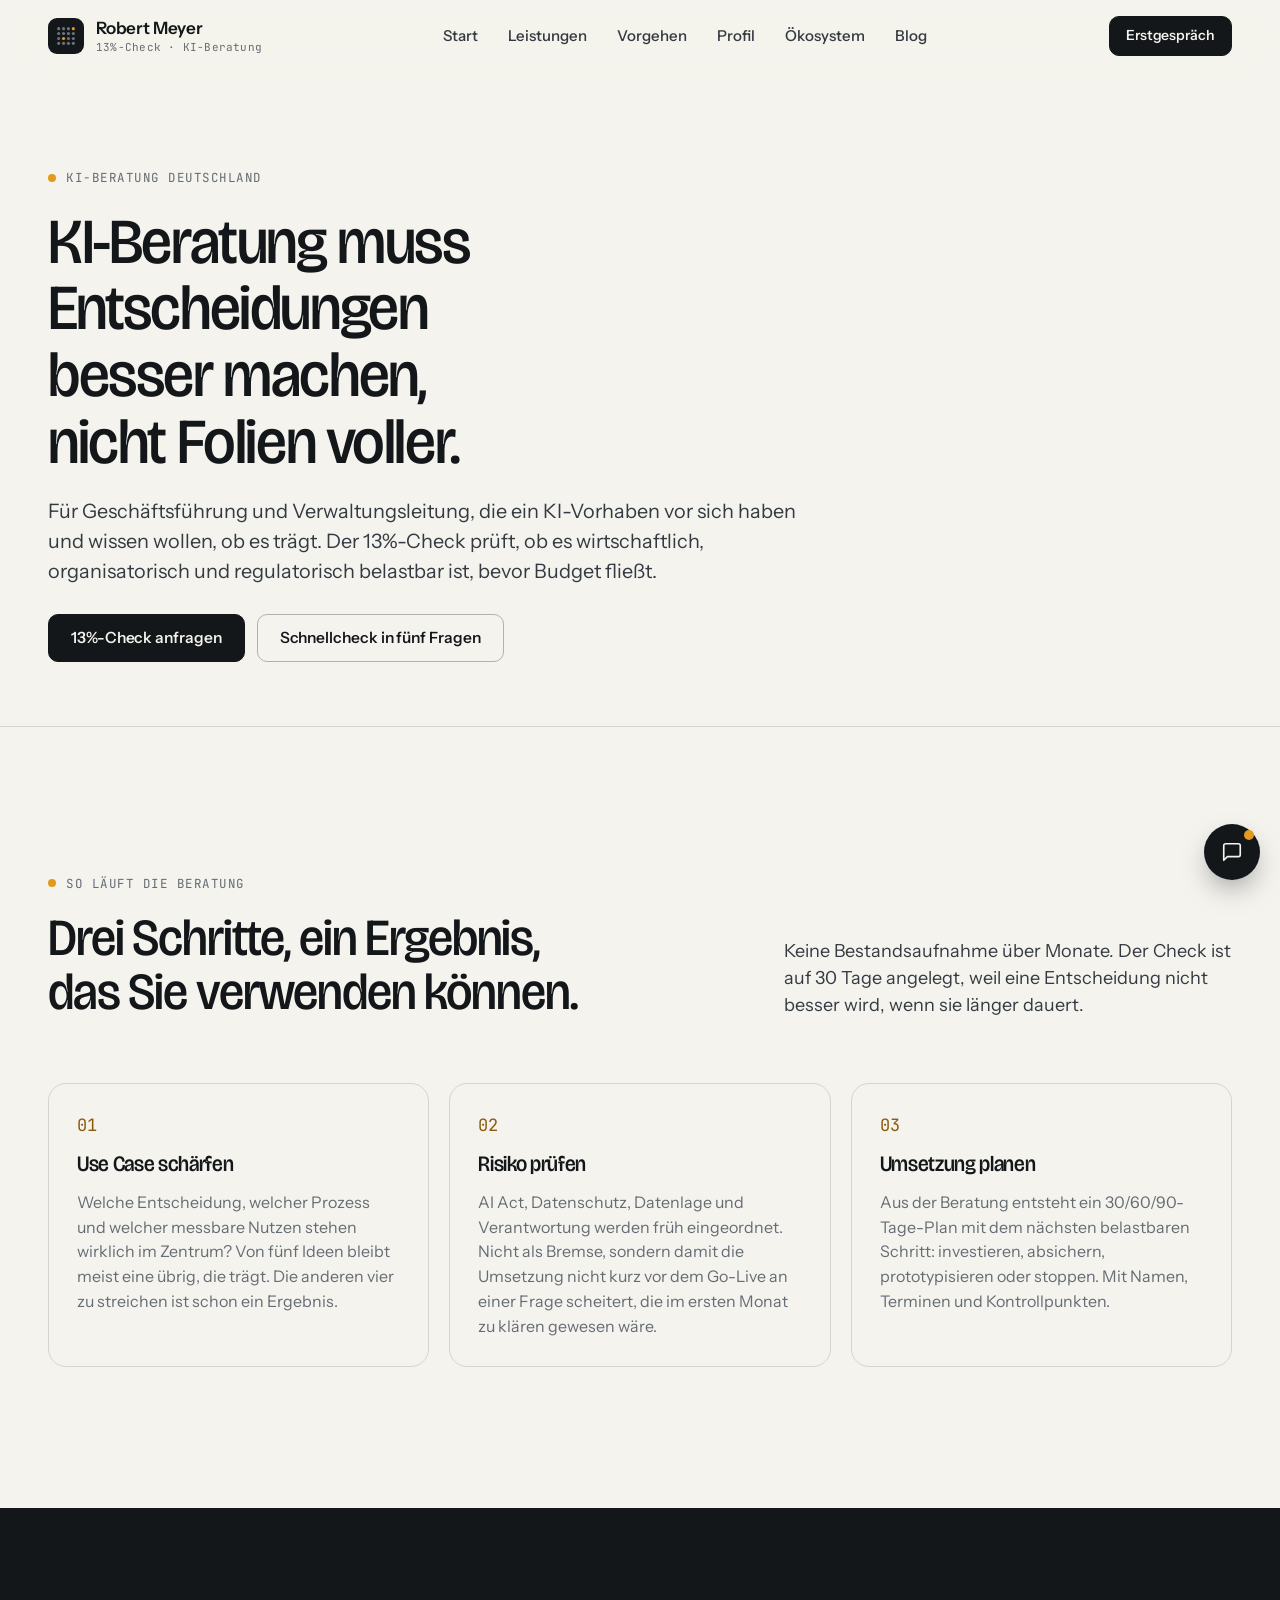
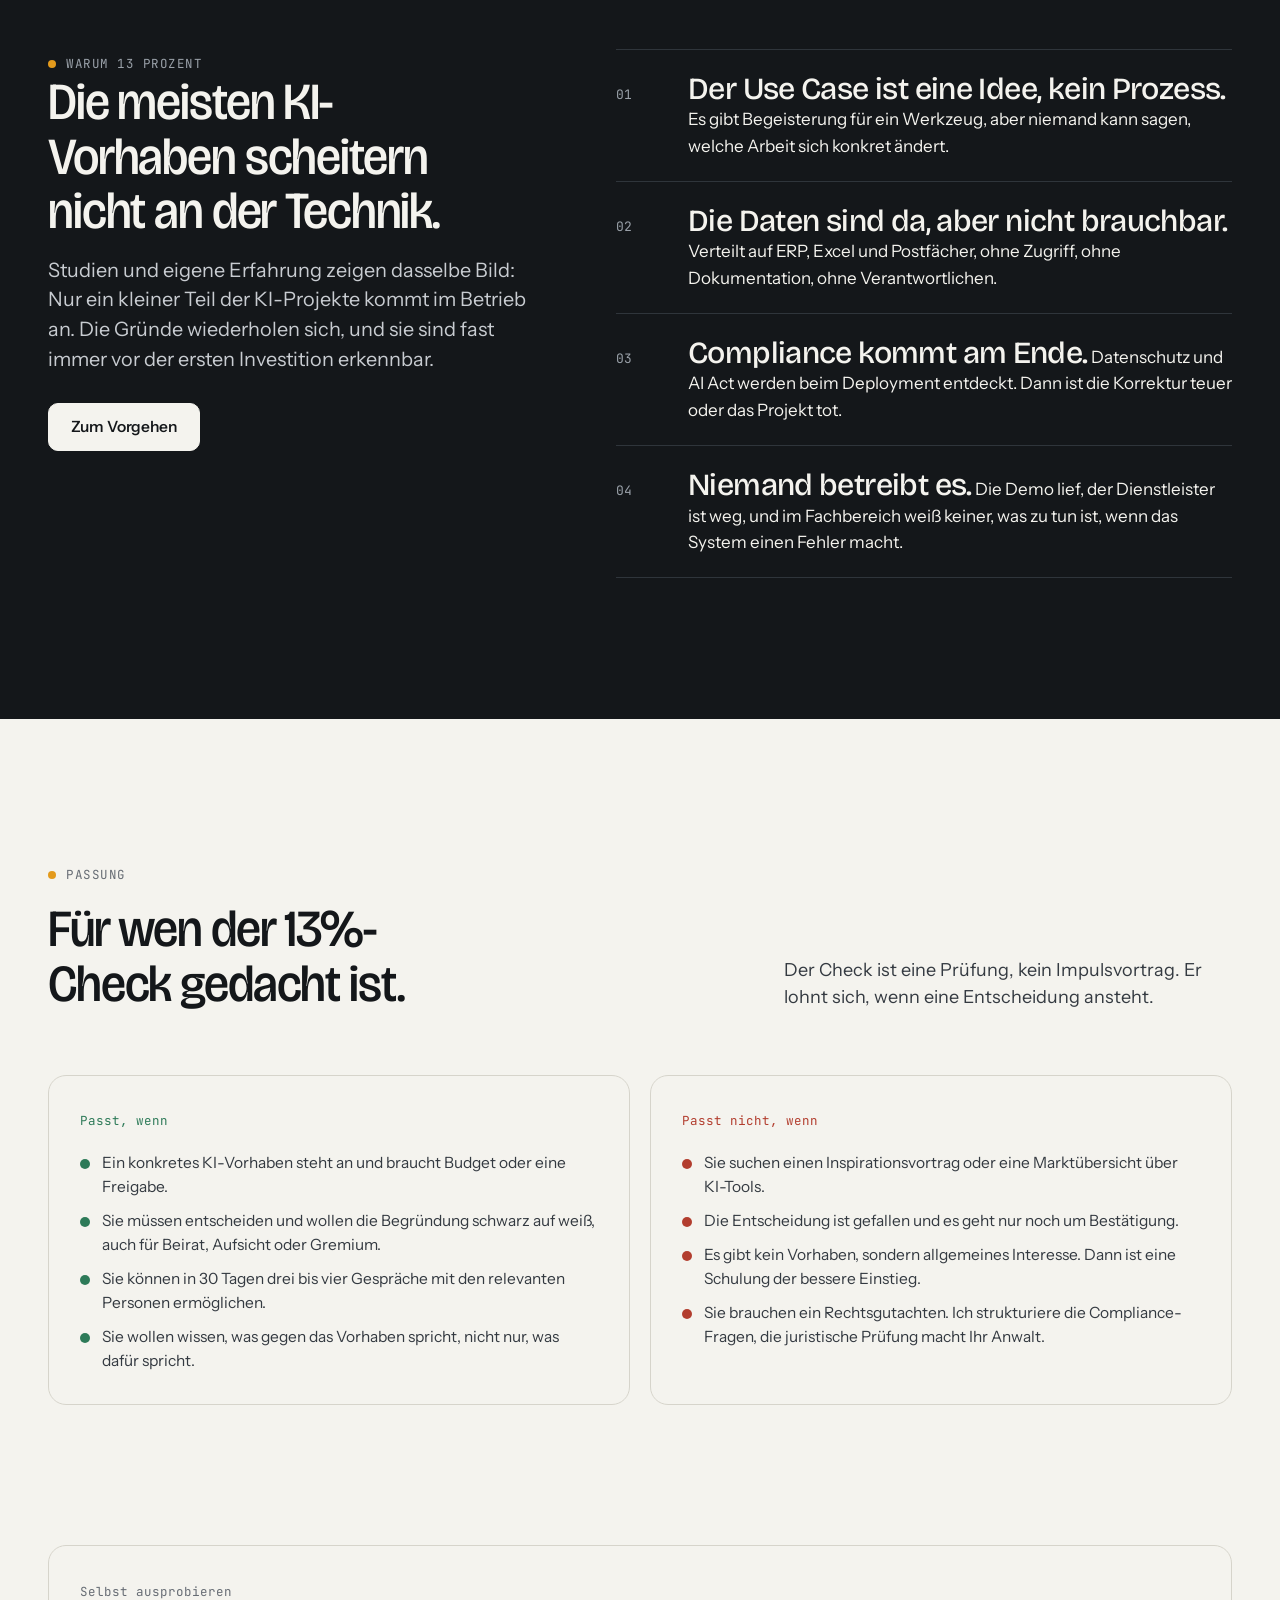
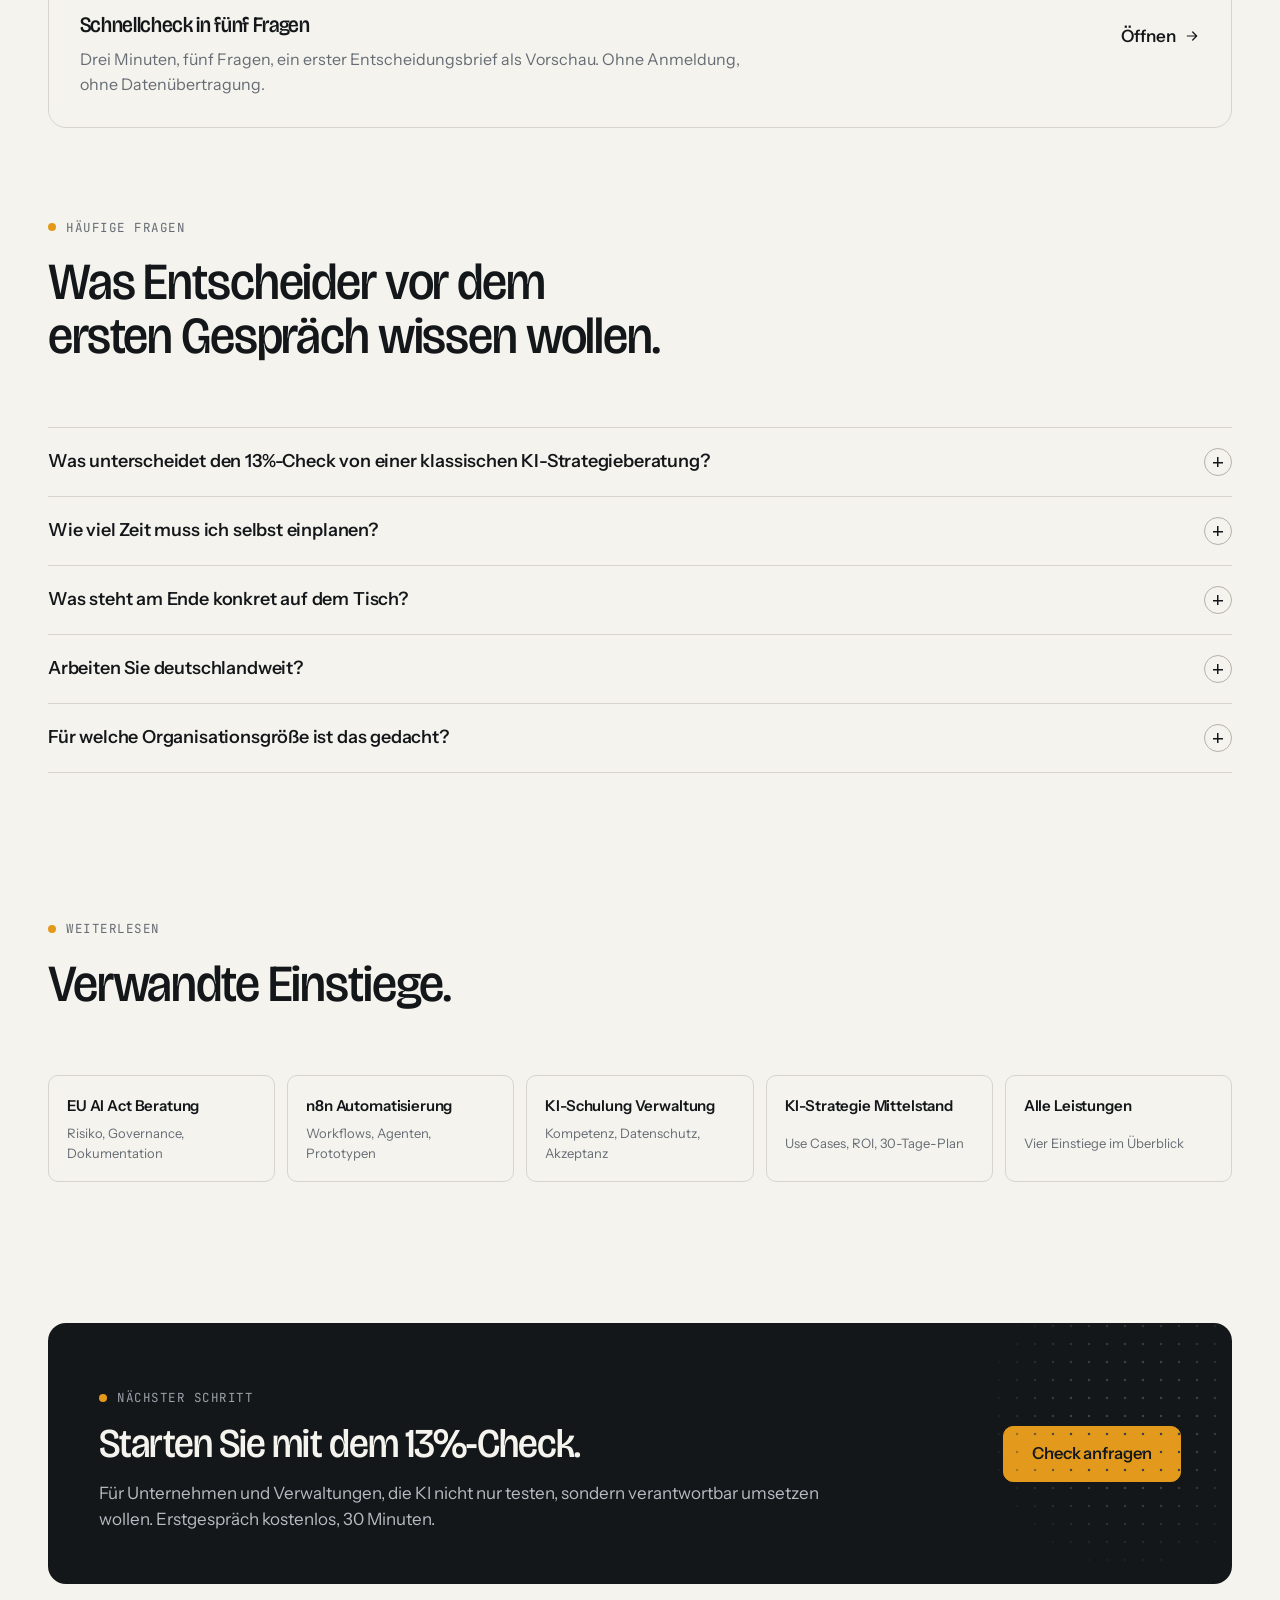
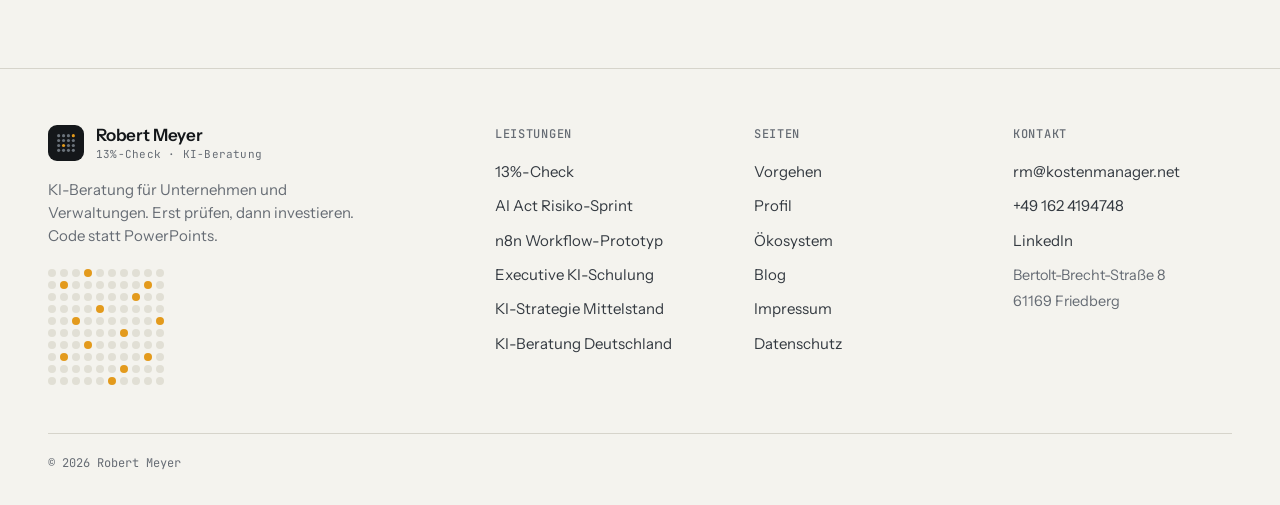
<file: ki-beratung.html>
<!doctype html>
<html lang="de">
<head>
  <meta charset="utf-8">
  <meta name="viewport" content="width=device-width, initial-scale=1">
  <title>KI-Beratung Deutschland – 13%-Check für Entscheider | Robert Meyer</title>
  <meta name="description" content="KI-Beratung in Deutschland für Geschäftsführung und Verwaltungsleitung: Der 13%-Check prüft in 30 Tagen, ob ein KI-Vorhaben wirtschaftlich, organisatorisch und regulatorisch trägt. Mit Entscheidungsbrief und 30/60/90-Tage-Plan.">
  <link rel="canonical" href="https://ki13prozent.de/ki-beratung.html">
  <meta property="og:type" content="website">
  <meta property="og:title" content="KI-Beratung Deutschland – 13%-Check für Entscheider">
  <meta property="og:description" content="KI-Beratung in Deutschland für Geschäftsführung und Verwaltungsleitung: Der 13%-Check prüft in 30 Tagen, ob ein KI-Vorhaben wirtschaftlich, organisatorisch und regulatorisch trägt. Mit Entscheidungsbrief und 30/60/90-Tage-Plan.">
  <meta property="og:url" content="https://ki13prozent.de/ki-beratung.html">
  <meta property="og:image" content="https://ki13prozent.de/assets/og-image.png">
  <meta property="og:locale" content="de_DE">
  <meta name="theme-color" content="#14171a">
  <link rel="icon" href="assets/favicon.svg" type="image/svg+xml">
  <link rel="stylesheet" href="styles.css">
  <script defer src="https://cv.rm-on.de/script.js" data-website-id="077fc84e-d4f1-4861-a26e-9604ad4954e3"></script>
  <script type="application/ld+json">
{
  "@context": "https://schema.org",
  "@type": "FAQPage",
  "mainEntity": [
    {
      "@type": "Question",
      "name": "Was unterscheidet den 13%-Check von einer klassischen KI-Strategieberatung?",
      "acceptedAnswer": {
        "@type": "Answer",
        "text": "Eine Strategieberatung beantwortet die Frage, wohin. Der 13%-Check beantwortet die Frage, ob. Er ist eine Prüfung eines konkreten Vorhabens in fünf Dimensionen: Use Case, Datenlage, AI-Act-Risiko, Prozesswirkung und Umsetzungsfähigkeit. Das Ergebnis ist ein Entscheidungsbrief mit einer von vier Empfehlungen: investieren, absichern, prototypisieren oder stoppen. Eine Stopp-Empfehlung ist dabei kein gescheiterter Check, sondern gespartes Budget."
      }
    },
    {
      "@type": "Question",
      "name": "Wie viel Zeit muss ich selbst einplanen?",
      "acceptedAnswer": {
        "@type": "Answer",
        "text": "Drei bis vier Gespräche von je 60 bis 90 Minuten über 30 Tage, dazu Zugang zu den Personen, die den Prozess kennen und die Daten verantworten. Den Rest der Arbeit mache ich."
      }
    },
    {
      "@type": "Question",
      "name": "Was steht am Ende konkret auf dem Tisch?",
      "acceptedAnswer": {
        "@type": "Answer",
        "text": "Ein Entscheidungsbrief für die Geschäftsführung, eine dokumentierte Risikoeinordnung mit Verantwortlichkeiten, eine Skizze des künftigen Arbeitsablaufs mit Kontrollpunkten und ein 30/60/90-Tage-Plan. Alles so geschrieben, dass es ohne mich weiterverwendet werden kann."
      }
    },
    {
      "@type": "Question",
      "name": "Arbeiten Sie deutschlandweit?",
      "acceptedAnswer": {
        "@type": "Answer",
        "text": "Ja. Sitz ist Friedberg in Hessen, im Rhein-Main-Gebiet. Die Gespräche finden je nach Vorhaben vor Ort oder remote statt. Für die Prüfung selbst ist die Entfernung nicht entscheidend, für den Kick-off ist ein Termin vor Ort meist besser."
      }
    },
    {
      "@type": "Question",
      "name": "Für welche Organisationsgröße ist das gedacht?",
      "acceptedAnswer": {
        "@type": "Answer",
        "text": "Für mittelständische Unternehmen und öffentliche Verwaltungen, in denen eine oder wenige Personen die Entscheidung treffen und es keine eigene KI-Abteilung gibt. Konzerne mit Data-Science-Teams haben andere Fragen und meist andere Partner."
      }
    }
  ]
}
  </script>
  <script type="application/ld+json">
  {
    "@context": "https://schema.org",
    "@type": "Service",
    "name": "KI-Beratung (13%-Check)",
    "serviceType": "KI-Beratung",
    "provider": { "@type": "Person", "name": "Robert Meyer", "url": "https://ki13prozent.de/" },
    "areaServed": "DE",
    "url": "https://ki13prozent.de/ki-beratung.html",
    "description": "KI-Beratung in Deutschland für Geschäftsführung und Verwaltungsleitung: Der 13%-Check prüft in 30 Tagen, ob ein KI-Vorhaben wirtschaftlich, organisatorisch und regulatorisch trägt. Mit Entscheidungsbrief und 30/60/90-Tage-Plan."
  }
  </script>
</head>
<body>
  <a class="skip-link" href="#main">Zum Inhalt springen</a>

  <header class="site-header" data-header>
    <div class="container nav-shell">
      <a class="brand" href="index.html" aria-label="Startseite Robert Meyer">
        <span class="brand-mark" aria-hidden="true">
          <svg viewBox="0 0 24 24" fill="none"><g fill="#6b737b"><circle cx="4" cy="4" r="1.7"/><circle cx="9.33" cy="4" r="1.7"/><circle cx="14.67" cy="4" r="1.7"/><circle cx="4" cy="9.33" r="1.7"/><circle cx="9.33" cy="9.33" r="1.7"/><circle cx="14.67" cy="9.33" r="1.7"/><circle cx="20" cy="9.33" r="1.7"/><circle cx="4" cy="14.67" r="1.7"/><circle cx="14.67" cy="14.67" r="1.7"/><circle cx="20" cy="14.67" r="1.7"/><circle cx="4" cy="20" r="1.7"/><circle cx="9.33" cy="20" r="1.7"/><circle cx="14.67" cy="20" r="1.7"/><circle cx="20" cy="20" r="1.7"/></g><g fill="#e39a1c"><circle cx="20" cy="4" r="1.7"/><circle cx="9.33" cy="14.67" r="1.7"/></g></svg>
        </span>
        <span>Robert Meyer<small>13%-Check · KI-Beratung</small></span>
      </a>
      <nav class="primary-nav" id="primary-nav" aria-label="Hauptnavigation">
        <a href="index.html">Start</a>
        <a href="services.html">Leistungen</a>
        <a href="roadmap.html">Vorgehen</a>
        <a href="about.html">Profil</a>
        <a href="oekosystem.html">Ökosystem</a>
        <a href="blog.html">Blog</a>
      </nav>
      <div class="nav-actions">
        <button class="btn primary sm" type="button" data-open-contact>Erstgespräch</button>
        <button class="menu-toggle" type="button" data-menu-toggle aria-label="Menü öffnen" aria-expanded="false" aria-controls="primary-nav"><span></span></button>
      </div>
    </div>
  </header>

  <main id="main">
    <section class="page-hero">
      <div class="container">
        <p class="eyebrow">KI-Beratung Deutschland</p>
        <h1>KI-Beratung muss Entscheidungen besser machen, nicht Folien voller.</h1>
        <p class="lead">Für Geschäftsführung und Verwaltungsleitung, die ein KI-Vorhaben vor sich haben und wissen wollen, ob es trägt. Der 13%-Check prüft, ob es wirtschaftlich, organisatorisch und regulatorisch belastbar ist, bevor Budget fließt.</p>
        <div class="hero-actions" style="margin-top:28px">
          <button class="btn primary" type="button" data-open-contact data-contact-topic="13%-Check">13%-Check anfragen</button>
          <a class="btn" href="index.html#check">Schnellcheck in fünf Fragen</a>
        </div>
      </div>
    </section>

    <!-- DREI SCHRITTE -->
    <section class="section">
      <div class="container">
        <div class="section-head">
          <div>
            <p class="eyebrow">So läuft die Beratung</p>
            <h2>Drei Schritte, ein Ergebnis, das Sie verwenden können.</h2>
          </div>
          <p class="lead">Keine Bestandsaufnahme über Monate. Der Check ist auf 30 Tage angelegt, weil eine Entscheidung nicht besser wird, wenn sie länger dauert.</p>
        </div>
        <div class="steps-3">
          <article class="reveal"><span class="num">01</span><h3>Use Case schärfen</h3><p>Welche Entscheidung, welcher Prozess und welcher messbare Nutzen stehen wirklich im Zentrum? Von fünf Ideen bleibt meist eine übrig, die trägt. Die anderen vier zu streichen ist schon ein Ergebnis.</p></article>
          <article class="reveal" style="--d:1"><span class="num">02</span><h3>Risiko prüfen</h3><p>AI Act, Datenschutz, Datenlage und Verantwortung werden früh eingeordnet. Nicht als Bremse, sondern damit die Umsetzung nicht kurz vor dem Go-Live an einer Frage scheitert, die im ersten Monat zu klären gewesen wäre.</p></article>
          <article class="reveal" style="--d:2"><span class="num">03</span><h3>Umsetzung planen</h3><p>Aus der Beratung entsteht ein 30/60/90-Tage-Plan mit dem nächsten belastbaren Schritt: investieren, absichern, prototypisieren oder stoppen. Mit Namen, Terminen und Kontrollpunkten.</p></article>
        </div>
      </div>
    </section>

    <section class="section dark">
      <div class="container">
        <div class="principle">
          <div class="sticky">
            <p class="eyebrow">Warum 13 Prozent</p>
            <h2>Die meisten KI-Vorhaben scheitern nicht an der Technik.</h2>
            <p class="lead" style="margin-top:18px">Studien und eigene Erfahrung zeigen dasselbe Bild: Nur ein kleiner Teil der KI-Projekte kommt im Betrieb an. Die Gründe wiederholen sich, und sie sind fast immer vor der ersten Investition erkennbar.</p>
            <div class="hero-actions" style="margin-top:28px">
              <a class="btn primary" href="roadmap.html">Zum Vorgehen</a>
            </div>
          </div>
          <ul class="manifest">
            <li><span class="num">01</span><span><strong>Der Use Case ist eine Idee, kein Prozess.</strong> Es gibt Begeisterung für ein Werkzeug, aber niemand kann sagen, welche Arbeit sich konkret ändert.</span></li>
            <li><span class="num">02</span><span><strong>Die Daten sind da, aber nicht brauchbar.</strong> Verteilt auf ERP, Excel und Postfächer, ohne Zugriff, ohne Dokumentation, ohne Verantwortlichen.</span></li>
            <li><span class="num">03</span><span><strong>Compliance kommt am Ende.</strong> Datenschutz und AI Act werden beim Deployment entdeckt. Dann ist die Korrektur teuer oder das Projekt tot.</span></li>
            <li><span class="num">04</span><span><strong>Niemand betreibt es.</strong> Die Demo lief, der Dienstleister ist weg, und im Fachbereich weiß keiner, was zu tun ist, wenn das System einen Fehler macht.</span></li>
          </ul>
        </div>
      </div>
    </section>

    <!-- PASSUNG -->
    <section class="section">
      <div class="container">
        <div class="section-head">
          <div>
            <p class="eyebrow">Passung</p>
            <h2>Für wen der 13%-Check gedacht ist.</h2>
          </div>
          <p class="lead">Der Check ist eine Prüfung, kein Impulsvortrag. Er lohnt sich, wenn eine Entscheidung ansteht.</p>
        </div>
        <div class="grid-2">
          <article class="card reveal">
            <span class="num" style="color:var(--go)">Passt, wenn</span>
            <ul class="signal-list">
              <li><i class="go"></i><span>Ein konkretes KI-Vorhaben steht an und braucht Budget oder eine Freigabe.</span></li>
              <li><i class="go"></i><span>Sie müssen entscheiden und wollen die Begründung schwarz auf weiß, auch für Beirat, Aufsicht oder Gremium.</span></li>
              <li><i class="go"></i><span>Sie können in 30 Tagen drei bis vier Gespräche mit den relevanten Personen ermöglichen.</span></li>
              <li><i class="go"></i><span>Sie wollen wissen, was gegen das Vorhaben spricht, nicht nur, was dafür spricht.</span></li>
            </ul>
          </article>
          <article class="card reveal" style="--d:1">
            <span class="num" style="color:var(--stop)">Passt nicht, wenn</span>
            <ul class="signal-list">
              <li><i class="stop"></i><span>Sie suchen einen Inspirationsvortrag oder eine Marktübersicht über KI-Tools.</span></li>
              <li><i class="stop"></i><span>Die Entscheidung ist gefallen und es geht nur noch um Bestätigung.</span></li>
              <li><i class="stop"></i><span>Es gibt kein Vorhaben, sondern allgemeines Interesse. Dann ist eine Schulung der bessere Einstieg.</span></li>
              <li><i class="stop"></i><span>Sie brauchen ein Rechtsgutachten. Ich strukturiere die Compliance-Fragen, die juristische Prüfung macht Ihr Anwalt.</span></li>
            </ul>
          </article>
        </div>
      </div>
    </section>

    <!-- WERKZEUG -->
    <section class="section tight">
      <div class="container">
        <a class="card hover reveal tool-card" href="index.html#check">
          <div>
            <span class="num">Selbst ausprobieren</span>
            <h3 style="margin-top:10px;font-size:22px">Schnellcheck in fünf Fragen</h3>
            <p style="margin-top:8px">Drei Minuten, fünf Fragen, ein erster Entscheidungsbrief als Vorschau. Ohne Anmeldung, ohne Datenübertragung.</p>
          </div>
          <span class="link-arrow">Öffnen <svg viewBox="0 0 24 24" fill="none" aria-hidden="true"><path d="M5 12h14m-6-6 6 6-6 6" stroke="currentColor" stroke-width="1.8" stroke-linecap="round" stroke-linejoin="round"/></svg></span>
        </a>
      </div>
    </section>

    <!-- FAQ -->
    <section class="section">
      <div class="container">
        <div class="section-head">
          <div>
            <p class="eyebrow">Häufige Fragen</p>
            <h2>Was Entscheider vor dem ersten Gespräch wissen wollen.</h2>
          </div>
        </div>
        <div class="faq reveal">
          <details><summary>Was unterscheidet den 13%-Check von einer klassischen KI-Strategieberatung?</summary><div class="faq-body"><p>Eine Strategieberatung beantwortet die Frage, wohin. Der 13%-Check beantwortet die Frage, ob. Er ist eine Prüfung eines konkreten Vorhabens in fünf Dimensionen: Use Case, Datenlage, AI-Act-Risiko, Prozesswirkung und Umsetzungsfähigkeit.</p><p>Das Ergebnis ist ein Entscheidungsbrief mit einer von vier Empfehlungen: investieren, absichern, prototypisieren oder stoppen. Eine Stopp-Empfehlung ist dabei kein gescheiterter Check, sondern gespartes Budget.</p></div></details>
          <details><summary>Wie viel Zeit muss ich selbst einplanen?</summary><div class="faq-body"><p>Drei bis vier Gespräche von je 60 bis 90 Minuten über 30 Tage, dazu Zugang zu den Personen, die den Prozess kennen und die Daten verantworten. Den Rest der Arbeit mache ich.</p></div></details>
          <details><summary>Was steht am Ende konkret auf dem Tisch?</summary><div class="faq-body"><p>Ein Entscheidungsbrief für die Geschäftsführung, eine dokumentierte Risikoeinordnung mit Verantwortlichkeiten, eine Skizze des künftigen Arbeitsablaufs mit Kontrollpunkten und ein 30/60/90-Tage-Plan. Alles so geschrieben, dass es ohne mich weiterverwendet werden kann.</p></div></details>
          <details><summary>Arbeiten Sie deutschlandweit?</summary><div class="faq-body"><p>Ja. Sitz ist Friedberg in Hessen, im Rhein-Main-Gebiet. Die Gespräche finden je nach Vorhaben vor Ort oder remote statt. Für die Prüfung selbst ist die Entfernung nicht entscheidend, für den Kick-off ist ein Termin vor Ort meist besser.</p></div></details>
          <details><summary>Für welche Organisationsgröße ist das gedacht?</summary><div class="faq-body"><p>Für mittelständische Unternehmen und öffentliche Verwaltungen, in denen eine oder wenige Personen die Entscheidung treffen und es keine eigene KI-Abteilung gibt. Konzerne mit Data-Science-Teams haben andere Fragen und meist andere Partner.</p></div></details>
        </div>
      </div>
    </section>

    <!-- VERWANDT -->
    <section class="section">
      <div class="container">
        <div class="section-head">
          <div>
            <p class="eyebrow">Weiterlesen</p>
            <h2>Verwandte Einstiege.</h2>
          </div>
        </div>
        <div class="related">
          <a href="eu-ai-act-beratung.html"><strong>EU AI Act Beratung</strong><span>Risiko, Governance, Dokumentation</span></a>
          <a href="n8n-automatisierung.html"><strong>n8n Automatisierung</strong><span>Workflows, Agenten, Prototypen</span></a>
          <a href="ki-schulung-verwaltung.html"><strong>KI-Schulung Verwaltung</strong><span>Kompetenz, Datenschutz, Akzeptanz</span></a>
          <a href="ki-strategie-mittelstand.html"><strong>KI-Strategie Mittelstand</strong><span>Use Cases, ROI, 30-Tage-Plan</span></a>
          <a href="services.html"><strong>Alle Leistungen</strong><span>Vier Einstiege im Überblick</span></a>
        </div>
      </div>
    </section>

    <section class="section tight">
      <div class="container cta-band reveal">
        <div>
          <p class="eyebrow" style="color:#9aa1a9">Nächster Schritt</p>
          <h2 style="margin-top:14px">Starten Sie mit dem 13%-Check.</h2>
          <p>Für Unternehmen und Verwaltungen, die KI nicht nur testen, sondern verantwortbar umsetzen wollen. Erstgespräch kostenlos, 30 Minuten.</p>
        </div>
        <div class="actions">
          <button class="btn accent lg" type="button" data-open-contact data-contact-topic="13%-Check">Check anfragen</button>
        </div>
      </div>
    </section>
  </main>

  <footer class="site-footer">
    <div class="container footer-grid">
      <div class="footer-brand">
        <a class="brand" href="index.html">
          <span class="brand-mark" aria-hidden="true">
            <svg viewBox="0 0 24 24" fill="none"><g fill="#6b737b"><circle cx="4" cy="4" r="1.7"/><circle cx="9.33" cy="4" r="1.7"/><circle cx="14.67" cy="4" r="1.7"/><circle cx="4" cy="9.33" r="1.7"/><circle cx="9.33" cy="9.33" r="1.7"/><circle cx="14.67" cy="9.33" r="1.7"/><circle cx="20" cy="9.33" r="1.7"/><circle cx="4" cy="14.67" r="1.7"/><circle cx="14.67" cy="14.67" r="1.7"/><circle cx="20" cy="14.67" r="1.7"/><circle cx="4" cy="20" r="1.7"/><circle cx="9.33" cy="20" r="1.7"/><circle cx="14.67" cy="20" r="1.7"/><circle cx="20" cy="20" r="1.7"/></g><g fill="#e39a1c"><circle cx="20" cy="4" r="1.7"/><circle cx="9.33" cy="14.67" r="1.7"/></g></svg>
          </span>
          <span>Robert Meyer<small>13%-Check · KI-Beratung</small></span>
        </a>
        <p>KI-Beratung für Unternehmen und Verwaltungen. Erst prüfen, dann investieren. Code statt PowerPoints.</p>
        <div class="footer-dots" data-dots-mini aria-hidden="true"></div>
      </div>
      <div>
        <h4>Leistungen</h4>
        <ul>
          <li><a href="services.html#check">13%-Check</a></li>
          <li><a href="eu-ai-act-beratung.html">AI Act Risiko-Sprint</a></li>
          <li><a href="n8n-automatisierung.html">n8n Workflow-Prototyp</a></li>
          <li><a href="ki-schulung-verwaltung.html">Executive KI-Schulung</a></li>
          <li><a href="ki-strategie-mittelstand.html">KI-Strategie Mittelstand</a></li>
          <li><a href="ki-beratung.html">KI-Beratung Deutschland</a></li>
        </ul>
      </div>
      <div>
        <h4>Seiten</h4>
        <ul>
          <li><a href="roadmap.html">Vorgehen</a></li>
          <li><a href="about.html">Profil</a></li>
          <li><a href="oekosystem.html">Ökosystem</a></li>
          <li><a href="blog.html">Blog</a></li>
          <li><a href="impressum.html">Impressum</a></li>
          <li><a href="datenschutz.html">Datenschutz</a></li>
        </ul>
      </div>
      <div>
        <h4>Kontakt</h4>
        <ul>
          <li><a href="mailto:rm@kostenmanager.net">rm@kostenmanager.net</a></li>
          <li><a href="tel:+491624194748">+49 162 4194748</a></li>
          <li><a href="https://www.linkedin.com/in/robert-meyer-666b39315" target="_blank" rel="noopener">LinkedIn</a></li>
          <li><span class="muted small">Bertolt-Brecht-Straße 8<br>61169 Friedberg</span></li>
        </ul>
      </div>
    </div>
    <div class="container footer-bottom">
      <span>© 2026 Robert Meyer</span>
    </div>
  </footer>

  <script src="app.js"></script>
</body>
</html>
</file>
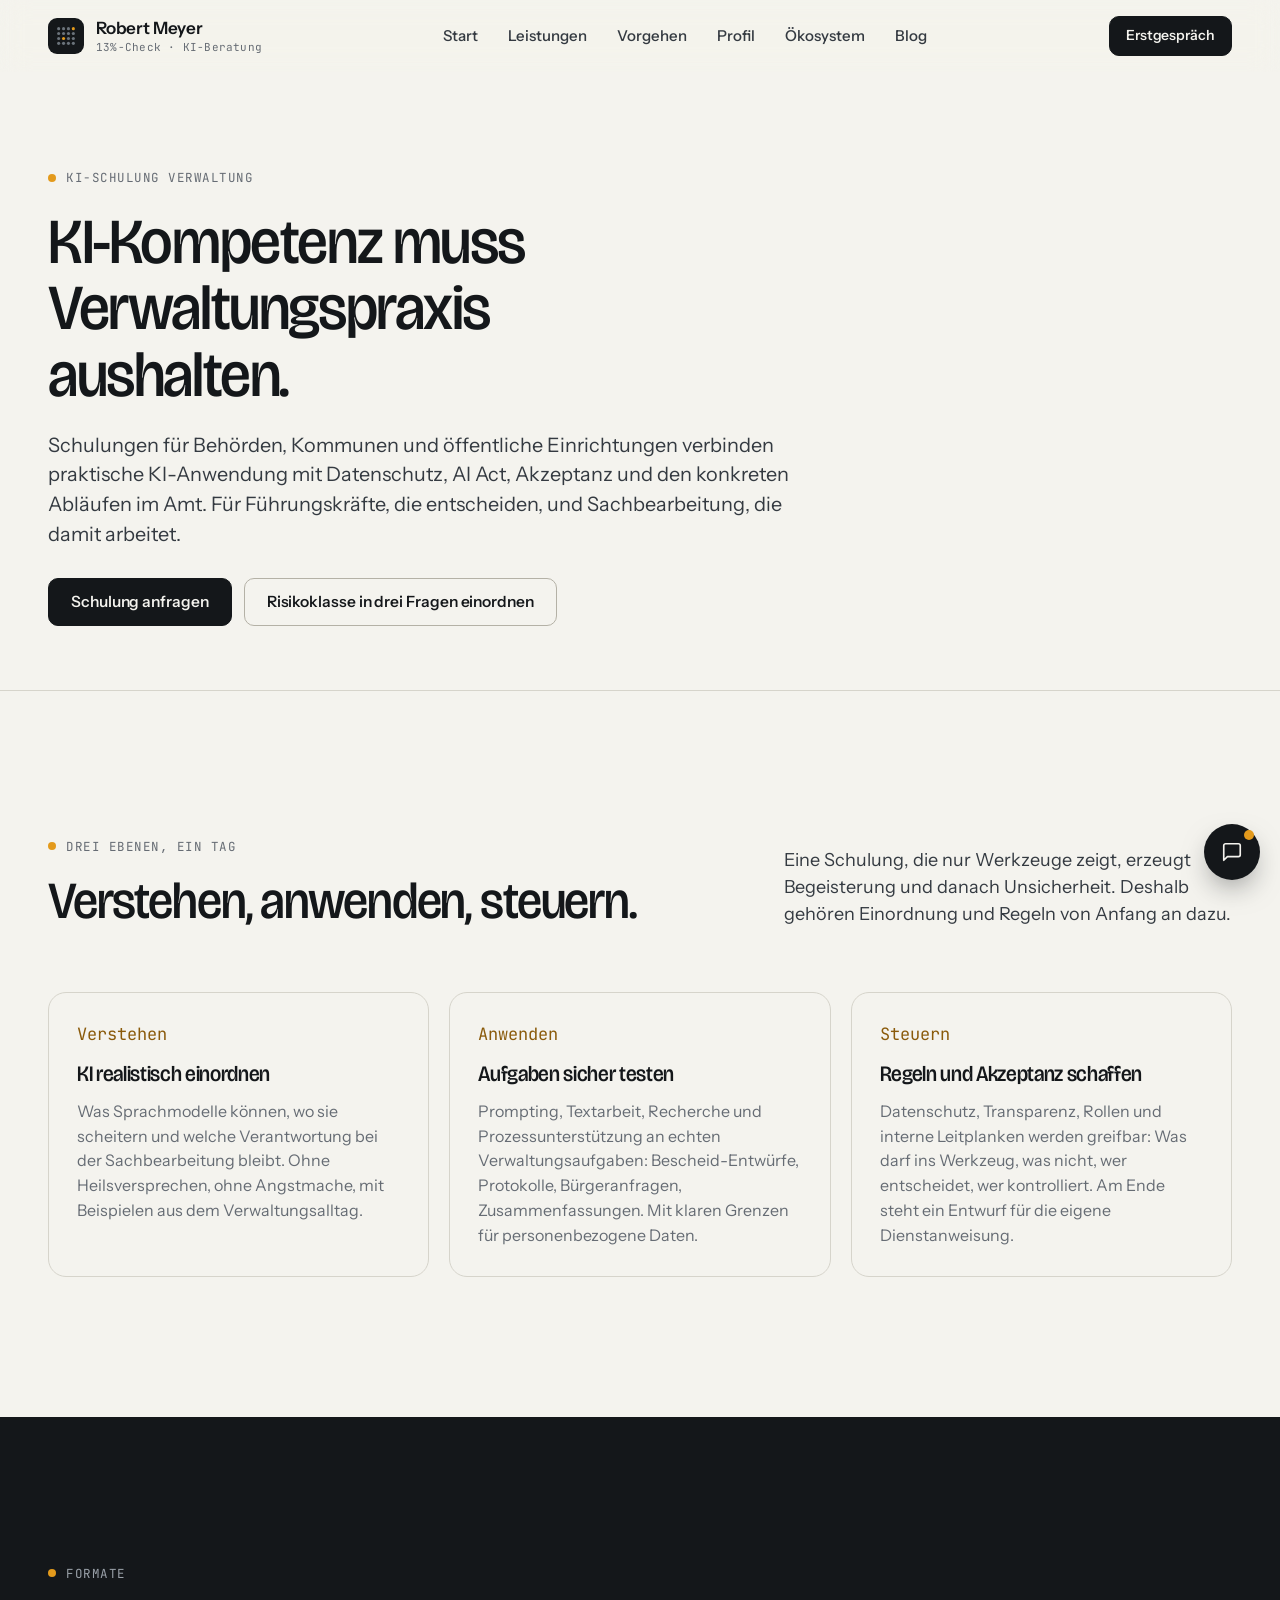
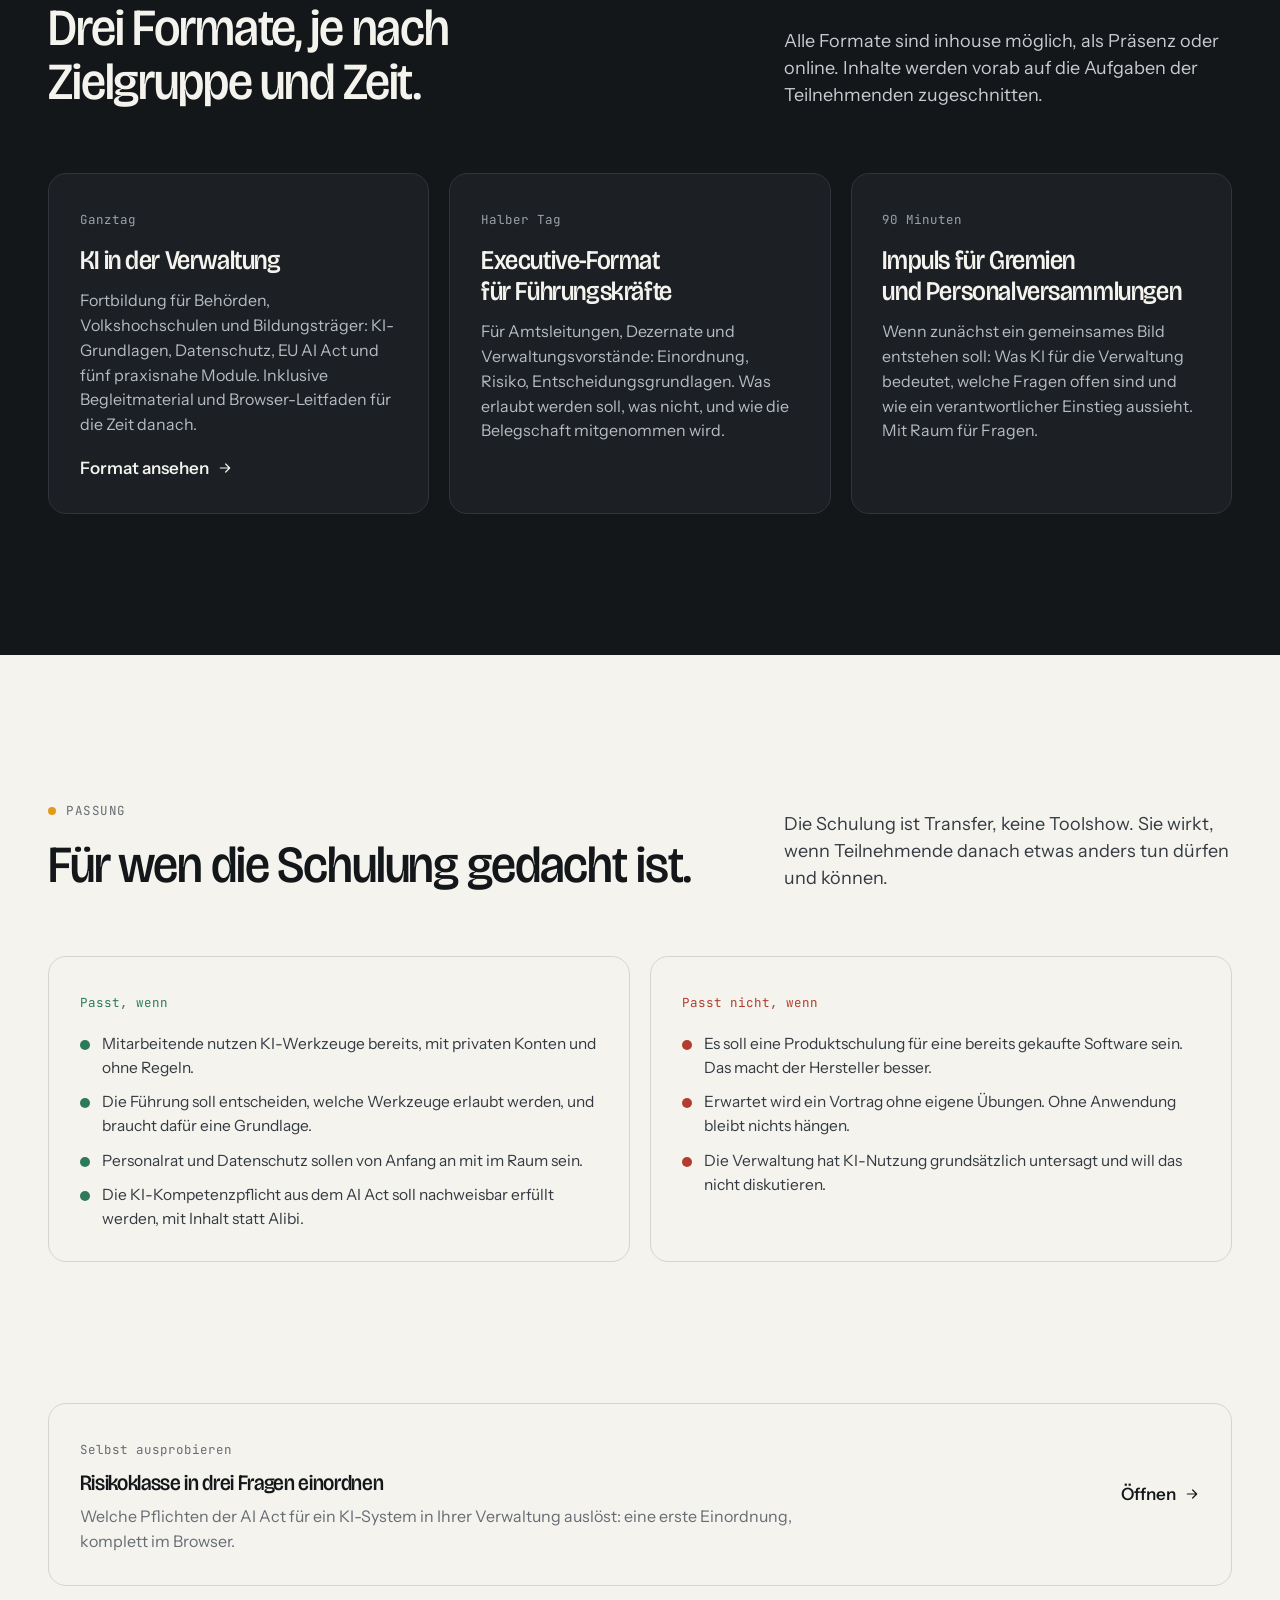
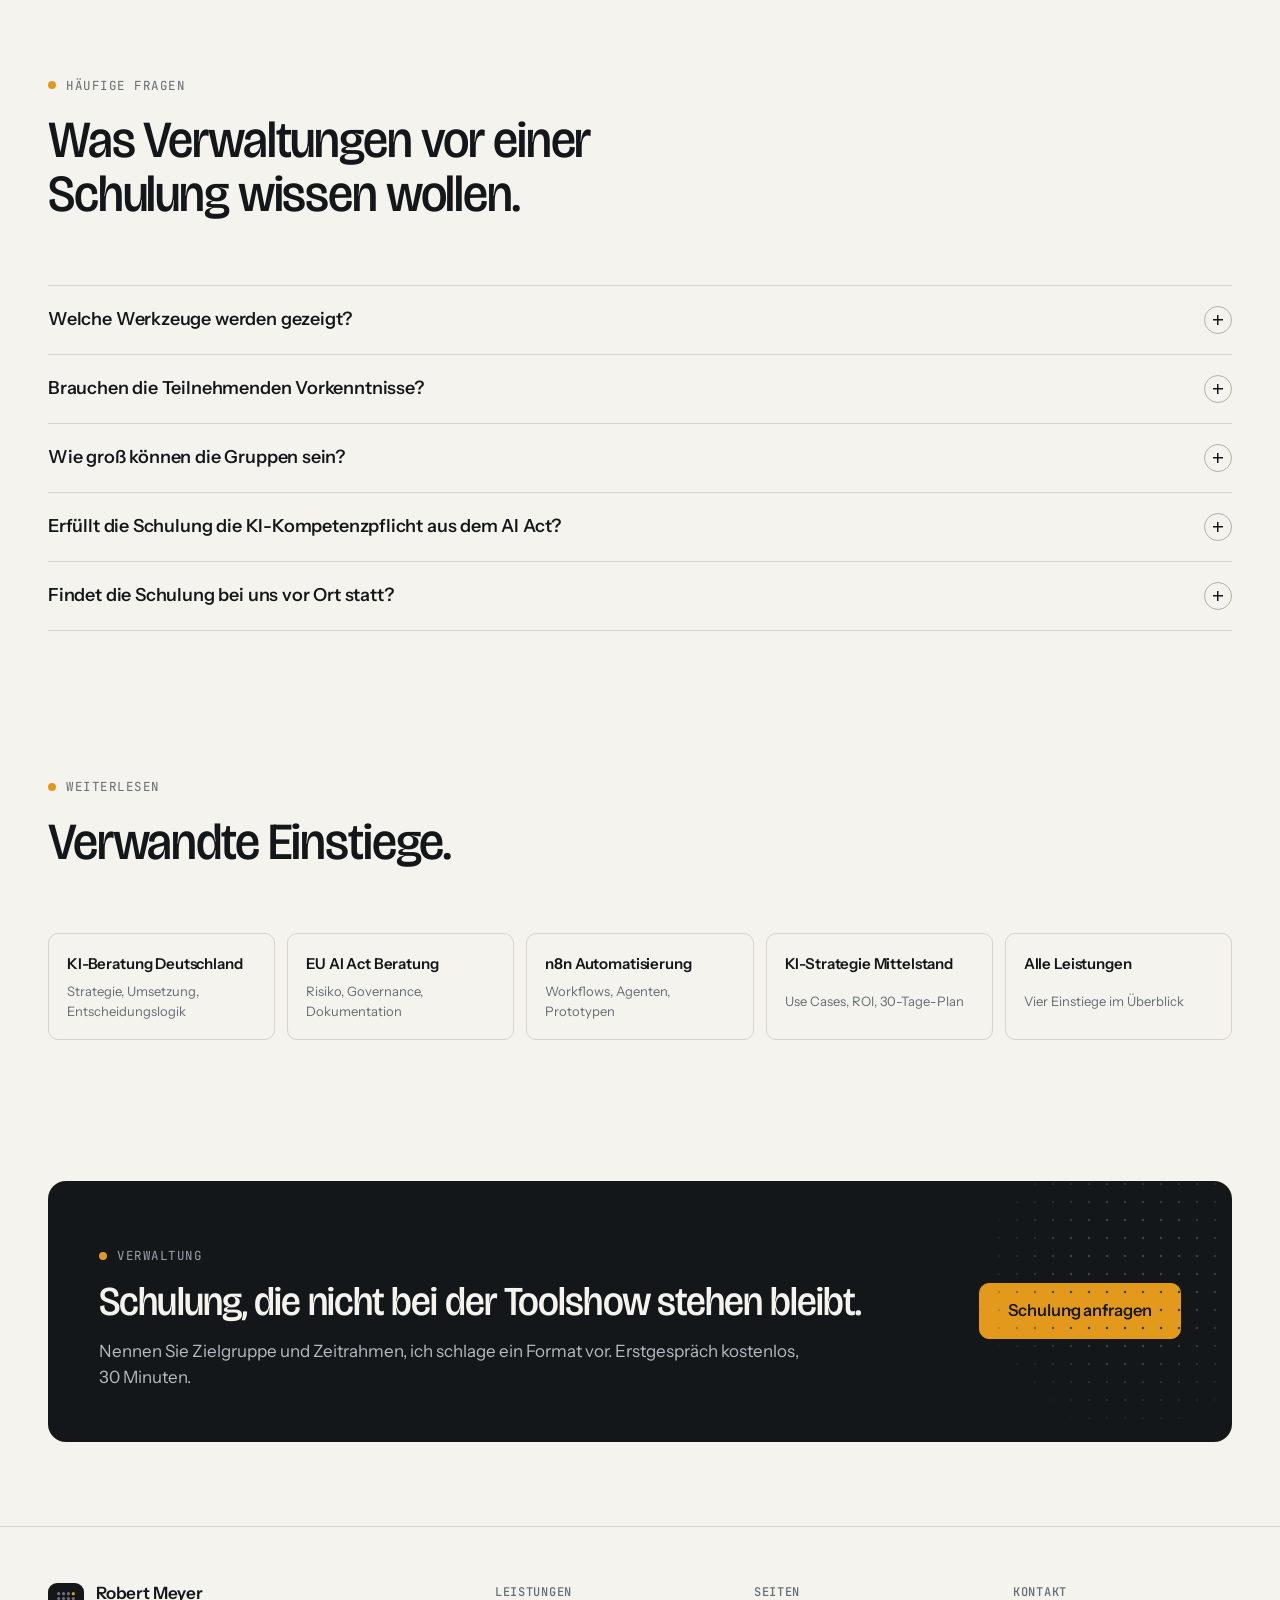
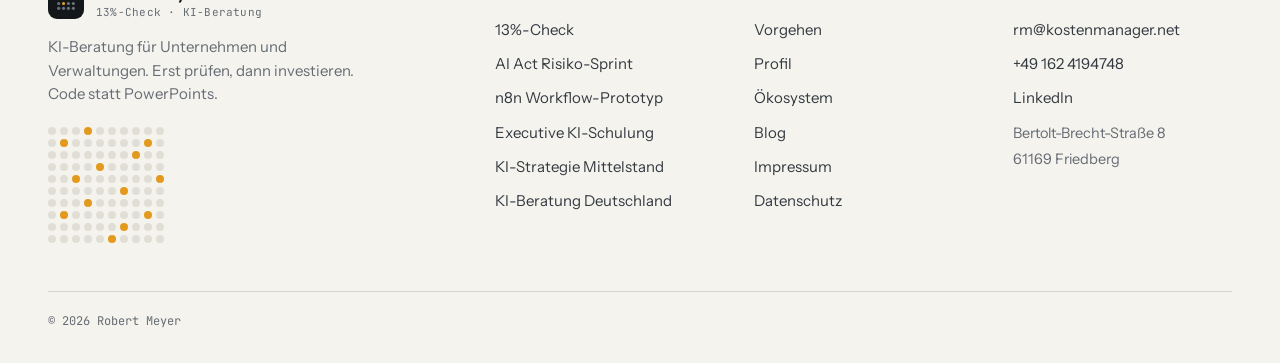
<file: ki-schulung-verwaltung.html>
<!doctype html>
<html lang="de">
<head>
  <meta charset="utf-8">
  <meta name="viewport" content="width=device-width, initial-scale=1">
  <title>KI-Schulung Verwaltung – sicherer KI-Einsatz im öffentlichen Sektor | Robert Meyer</title>
  <meta name="description" content="KI-Schulung für Behörden, Kommunen und öffentliche Einrichtungen: praktische Anwendung, Datenschutz, EU AI Act, Akzeptanz und konkrete Verwaltungsabläufe. Für Führungskräfte und Sachbearbeitung, inhouse oder offen.">
  <link rel="canonical" href="https://ki13prozent.de/ki-schulung-verwaltung.html">
  <meta property="og:type" content="website">
  <meta property="og:title" content="KI-Schulung Verwaltung – sicherer KI-Einsatz im öffentlichen Sektor">
  <meta property="og:description" content="KI-Schulung für Behörden, Kommunen und öffentliche Einrichtungen: praktische Anwendung, Datenschutz, EU AI Act, Akzeptanz und konkrete Verwaltungsabläufe. Für Führungskräfte und Sachbearbeitung, inhouse oder offen.">
  <meta property="og:url" content="https://ki13prozent.de/ki-schulung-verwaltung.html">
  <meta property="og:image" content="https://ki13prozent.de/assets/og-image.png">
  <meta property="og:locale" content="de_DE">
  <meta name="theme-color" content="#14171a">
  <link rel="icon" href="assets/favicon.svg" type="image/svg+xml">
  <link rel="stylesheet" href="styles.css">
  <script defer src="https://cv.rm-on.de/script.js" data-website-id="077fc84e-d4f1-4861-a26e-9604ad4954e3"></script>
  <script type="application/ld+json">
{
  "@context": "https://schema.org",
  "@type": "FAQPage",
  "mainEntity": [
    {
      "@type": "Question",
      "name": "Welche Werkzeuge werden gezeigt?",
      "acceptedAnswer": {
        "@type": "Answer",
        "text": "Werkzeuge, die sich in der Verwaltung datenschutzkonform einsetzen lassen: Angebote mit EU-Hosting und Auftragsverarbeitungsvertrag, lokal laufende Modelle sowie Hilfsmittel wie der KI-Anonymisierer, der personenbezogene Daten vor der Eingabe ersetzt. Keine Herstellerbindung. Wenn Ihre Verwaltung bereits ein freigegebenes Werkzeug hat, arbeiten wir damit."
      }
    },
    {
      "@type": "Question",
      "name": "Brauchen die Teilnehmenden Vorkenntnisse?",
      "acceptedAnswer": {
        "@type": "Answer",
        "text": "Nein. Die Schulung beginnt bei null und holt gleichzeitig diejenigen ab, die bereits experimentieren. Die Übungen sind gestuft, so dass beide Gruppen arbeiten können."
      }
    },
    {
      "@type": "Question",
      "name": "Wie groß können die Gruppen sein?",
      "acceptedAnswer": {
        "@type": "Answer",
        "text": "Für die Formate mit eigenen Übungen bis etwa 16 Personen, damit jede Aufgabe besprochen werden kann. Für Impulse in Gremien oder Personalversammlungen gibt es keine Obergrenze."
      }
    },
    {
      "@type": "Question",
      "name": "Erfüllt die Schulung die KI-Kompetenzpflicht aus dem AI Act?",
      "acceptedAnswer": {
        "@type": "Answer",
        "text": "Artikel 4 der Verordnung verlangt, dass Personen, die KI-Systeme einsetzen, über ein ausreichendes Maß an KI-Kompetenz verfügen. Die Schulung deckt die dafür relevanten Inhalte ab: Funktionsweise, Grenzen, Risiken, rechtlicher Rahmen und der konkrete Umgang im eigenen Aufgabenbereich. Sie erhalten eine Teilnahmebestätigung mit Inhaltsübersicht für Ihre Dokumentation."
      }
    },
    {
      "@type": "Question",
      "name": "Findet die Schulung bei uns vor Ort statt?",
      "acceptedAnswer": {
        "@type": "Answer",
        "text": "Ja, inhouse in Ihren Räumen oder online. Für die Übungsformate ist Präsenz meist wirksamer, weil Fragen am Bildschirm der Nachbarin oft die besten sind."
      }
    }
  ]
}
  </script>
  <script type="application/ld+json">
  {
    "@context": "https://schema.org",
    "@type": "Service",
    "name": "Executive KI-Schulung für Verwaltungen",
    "serviceType": "KI-Schulung",
    "provider": { "@type": "Person", "name": "Robert Meyer", "url": "https://ki13prozent.de/" },
    "areaServed": "DE",
    "url": "https://ki13prozent.de/ki-schulung-verwaltung.html",
    "description": "KI-Schulung für Behörden, Kommunen und öffentliche Einrichtungen: praktische Anwendung, Datenschutz, EU AI Act, Akzeptanz und konkrete Verwaltungsabläufe. Für Führungskräfte und Sachbearbeitung, inhouse oder offen."
  }
  </script>
</head>
<body>
  <a class="skip-link" href="#main">Zum Inhalt springen</a>

  <header class="site-header" data-header>
    <div class="container nav-shell">
      <a class="brand" href="index.html" aria-label="Startseite Robert Meyer">
        <span class="brand-mark" aria-hidden="true">
          <svg viewBox="0 0 24 24" fill="none"><g fill="#6b737b"><circle cx="4" cy="4" r="1.7"/><circle cx="9.33" cy="4" r="1.7"/><circle cx="14.67" cy="4" r="1.7"/><circle cx="4" cy="9.33" r="1.7"/><circle cx="9.33" cy="9.33" r="1.7"/><circle cx="14.67" cy="9.33" r="1.7"/><circle cx="20" cy="9.33" r="1.7"/><circle cx="4" cy="14.67" r="1.7"/><circle cx="14.67" cy="14.67" r="1.7"/><circle cx="20" cy="14.67" r="1.7"/><circle cx="4" cy="20" r="1.7"/><circle cx="9.33" cy="20" r="1.7"/><circle cx="14.67" cy="20" r="1.7"/><circle cx="20" cy="20" r="1.7"/></g><g fill="#e39a1c"><circle cx="20" cy="4" r="1.7"/><circle cx="9.33" cy="14.67" r="1.7"/></g></svg>
        </span>
        <span>Robert Meyer<small>13%-Check · KI-Beratung</small></span>
      </a>
      <nav class="primary-nav" id="primary-nav" aria-label="Hauptnavigation">
        <a href="index.html">Start</a>
        <a href="services.html">Leistungen</a>
        <a href="roadmap.html">Vorgehen</a>
        <a href="about.html">Profil</a>
        <a href="oekosystem.html">Ökosystem</a>
        <a href="blog.html">Blog</a>
      </nav>
      <div class="nav-actions">
        <button class="btn primary sm" type="button" data-open-contact>Erstgespräch</button>
        <button class="menu-toggle" type="button" data-menu-toggle aria-label="Menü öffnen" aria-expanded="false" aria-controls="primary-nav"><span></span></button>
      </div>
    </div>
  </header>

  <main id="main">
    <section class="page-hero">
      <div class="container">
        <p class="eyebrow">KI-Schulung Verwaltung</p>
        <h1>KI-Kompetenz muss Verwaltungspraxis aushalten.</h1>
        <p class="lead">Schulungen für Behörden, Kommunen und öffentliche Einrichtungen verbinden praktische KI-Anwendung mit Datenschutz, AI Act, Akzeptanz und den konkreten Abläufen im Amt. Für Führungskräfte, die entscheiden, und Sachbearbeitung, die damit arbeitet.</p>
        <div class="hero-actions" style="margin-top:28px">
          <button class="btn primary" type="button" data-open-contact data-contact-topic="Executive KI-Schulung">Schulung anfragen</button>
          <a class="btn" href="index.html#ai-act">Risikoklasse in drei Fragen einordnen</a>
        </div>
      </div>
    </section>

    <!-- DREI SCHRITTE -->
    <section class="section">
      <div class="container">
        <div class="section-head">
          <div>
            <p class="eyebrow">Drei Ebenen, ein Tag</p>
            <h2>Verstehen, anwenden, steuern.</h2>
          </div>
          <p class="lead">Eine Schulung, die nur Werkzeuge zeigt, erzeugt Begeisterung und danach Unsicherheit. Deshalb gehören Einordnung und Regeln von Anfang an dazu.</p>
        </div>
        <div class="steps-3">
          <article class="reveal"><span class="num">Verstehen</span><h3>KI realistisch einordnen</h3><p>Was Sprachmodelle können, wo sie scheitern und welche Verantwortung bei der Sachbearbeitung bleibt. Ohne Heilsversprechen, ohne Angstmache, mit Beispielen aus dem Verwaltungsalltag.</p></article>
          <article class="reveal" style="--d:1"><span class="num">Anwenden</span><h3>Aufgaben sicher testen</h3><p>Prompting, Textarbeit, Recherche und Prozessunterstützung an echten Verwaltungsaufgaben: Bescheid-Entwürfe, Protokolle, Bürgeranfragen, Zusammenfassungen. Mit klaren Grenzen für personenbezogene Daten.</p></article>
          <article class="reveal" style="--d:2"><span class="num">Steuern</span><h3>Regeln und Akzeptanz schaffen</h3><p>Datenschutz, Transparenz, Rollen und interne Leitplanken werden greifbar: Was darf ins Werkzeug, was nicht, wer entscheidet, wer kontrolliert. Am Ende steht ein Entwurf für die eigene Dienstanweisung.</p></article>
        </div>
      </div>
    </section>

    <section class="section dark">
      <div class="container">
        <div class="section-head">
          <div>
            <p class="eyebrow">Formate</p>
            <h2>Drei Formate, je nach Zielgruppe und Zeit.</h2>
          </div>
          <p class="lead">Alle Formate sind inhouse möglich, als Präsenz oder online. Inhalte werden vorab auf die Aufgaben der Teilnehmenden zugeschnitten.</p>
        </div>
        <div class="grid-3">
          <article class="card reveal">
            <span class="num">Ganztag</span>
            <h3>KI in der Verwaltung</h3>
            <p>Fortbildung für Behörden, Volkshochschulen und Bildungsträger: KI-Grundlagen, Datenschutz, EU AI Act und fünf praxisnahe Module. Inklusive Begleitmaterial und Browser-Leitfaden für die Zeit danach.</p>
            <a class="link-arrow" href="https://ki-fachbuecher.de/verwaltung/" target="_blank" rel="noopener" style="margin-top:18px">Format ansehen <svg viewBox="0 0 24 24" fill="none" aria-hidden="true"><path d="M5 12h14m-6-6 6 6-6 6" stroke="currentColor" stroke-width="1.8" stroke-linecap="round" stroke-linejoin="round"/></svg></a>
          </article>
          <article class="card reveal" style="--d:1">
            <span class="num">Halber Tag</span>
            <h3>Executive-Format für Führungskräfte</h3>
            <p>Für Amtsleitungen, Dezernate und Verwaltungsvorstände: Einordnung, Risiko, Entscheidungsgrundlagen. Was erlaubt werden soll, was nicht, und wie die Belegschaft mitgenommen wird.</p>
          </article>
          <article class="card reveal" style="--d:2">
            <span class="num">90 Minuten</span>
            <h3>Impuls für Gremien und Personalversammlungen</h3>
            <p>Wenn zunächst ein gemeinsames Bild entstehen soll: Was KI für die Verwaltung bedeutet, welche Fragen offen sind und wie ein verantwortlicher Einstieg aussieht. Mit Raum für Fragen.</p>
          </article>
        </div>
      </div>
    </section>

    <!-- PASSUNG -->
    <section class="section">
      <div class="container">
        <div class="section-head">
          <div>
            <p class="eyebrow">Passung</p>
            <h2>Für wen die Schulung gedacht ist.</h2>
          </div>
          <p class="lead">Die Schulung ist Transfer, keine Toolshow. Sie wirkt, wenn Teilnehmende danach etwas anders tun dürfen und können.</p>
        </div>
        <div class="grid-2">
          <article class="card reveal">
            <span class="num" style="color:var(--go)">Passt, wenn</span>
            <ul class="signal-list">
              <li><i class="go"></i><span>Mitarbeitende nutzen KI-Werkzeuge bereits, mit privaten Konten und ohne Regeln.</span></li>
              <li><i class="go"></i><span>Die Führung soll entscheiden, welche Werkzeuge erlaubt werden, und braucht dafür eine Grundlage.</span></li>
              <li><i class="go"></i><span>Personalrat und Datenschutz sollen von Anfang an mit im Raum sein.</span></li>
              <li><i class="go"></i><span>Die KI-Kompetenzpflicht aus dem AI Act soll nachweisbar erfüllt werden, mit Inhalt statt Alibi.</span></li>
            </ul>
          </article>
          <article class="card reveal" style="--d:1">
            <span class="num" style="color:var(--stop)">Passt nicht, wenn</span>
            <ul class="signal-list">
              <li><i class="stop"></i><span>Es soll eine Produktschulung für eine bereits gekaufte Software sein. Das macht der Hersteller besser.</span></li>
              <li><i class="stop"></i><span>Erwartet wird ein Vortrag ohne eigene Übungen. Ohne Anwendung bleibt nichts hängen.</span></li>
              <li><i class="stop"></i><span>Die Verwaltung hat KI-Nutzung grundsätzlich untersagt und will das nicht diskutieren.</span></li>
            </ul>
          </article>
        </div>
      </div>
    </section>

    <!-- WERKZEUG -->
    <section class="section tight">
      <div class="container">
        <a class="card hover reveal tool-card" href="index.html#ai-act">
          <div>
            <span class="num">Selbst ausprobieren</span>
            <h3 style="margin-top:10px;font-size:22px">Risikoklasse in drei Fragen einordnen</h3>
            <p style="margin-top:8px">Welche Pflichten der AI Act für ein KI-System in Ihrer Verwaltung auslöst: eine erste Einordnung, komplett im Browser.</p>
          </div>
          <span class="link-arrow">Öffnen <svg viewBox="0 0 24 24" fill="none" aria-hidden="true"><path d="M5 12h14m-6-6 6 6-6 6" stroke="currentColor" stroke-width="1.8" stroke-linecap="round" stroke-linejoin="round"/></svg></span>
        </a>
      </div>
    </section>

    <!-- FAQ -->
    <section class="section">
      <div class="container">
        <div class="section-head">
          <div>
            <p class="eyebrow">Häufige Fragen</p>
            <h2>Was Verwaltungen vor einer Schulung wissen wollen.</h2>
          </div>
        </div>
        <div class="faq reveal">
          <details><summary>Welche Werkzeuge werden gezeigt?</summary><div class="faq-body"><p>Werkzeuge, die sich in der Verwaltung datenschutzkonform einsetzen lassen: Angebote mit EU-Hosting und Auftragsverarbeitungsvertrag, lokal laufende Modelle sowie Hilfsmittel wie der KI-Anonymisierer, der personenbezogene Daten vor der Eingabe ersetzt. Keine Herstellerbindung. Wenn Ihre Verwaltung bereits ein freigegebenes Werkzeug hat, arbeiten wir damit.</p></div></details>
          <details><summary>Brauchen die Teilnehmenden Vorkenntnisse?</summary><div class="faq-body"><p>Nein. Die Schulung beginnt bei null und holt gleichzeitig diejenigen ab, die bereits experimentieren. Die Übungen sind gestuft, so dass beide Gruppen arbeiten können.</p></div></details>
          <details><summary>Wie groß können die Gruppen sein?</summary><div class="faq-body"><p>Für die Formate mit eigenen Übungen bis etwa 16 Personen, damit jede Aufgabe besprochen werden kann. Für Impulse in Gremien oder Personalversammlungen gibt es keine Obergrenze.</p></div></details>
          <details><summary>Erfüllt die Schulung die KI-Kompetenzpflicht aus dem AI Act?</summary><div class="faq-body"><p>Artikel 4 der Verordnung verlangt, dass Personen, die KI-Systeme einsetzen, über ein ausreichendes Maß an KI-Kompetenz verfügen. Die Schulung deckt die dafür relevanten Inhalte ab: Funktionsweise, Grenzen, Risiken, rechtlicher Rahmen und der konkrete Umgang im eigenen Aufgabenbereich. Sie erhalten eine Teilnahmebestätigung mit Inhaltsübersicht für Ihre Dokumentation.</p></div></details>
          <details><summary>Findet die Schulung bei uns vor Ort statt?</summary><div class="faq-body"><p>Ja, inhouse in Ihren Räumen oder online. Für die Übungsformate ist Präsenz meist wirksamer, weil Fragen am Bildschirm der Nachbarin oft die besten sind.</p></div></details>
        </div>
      </div>
    </section>

    <!-- VERWANDT -->
    <section class="section">
      <div class="container">
        <div class="section-head">
          <div>
            <p class="eyebrow">Weiterlesen</p>
            <h2>Verwandte Einstiege.</h2>
          </div>
        </div>
        <div class="related">
          <a href="ki-beratung.html"><strong>KI-Beratung Deutschland</strong><span>Strategie, Umsetzung, Entscheidungslogik</span></a>
          <a href="eu-ai-act-beratung.html"><strong>EU AI Act Beratung</strong><span>Risiko, Governance, Dokumentation</span></a>
          <a href="n8n-automatisierung.html"><strong>n8n Automatisierung</strong><span>Workflows, Agenten, Prototypen</span></a>
          <a href="ki-strategie-mittelstand.html"><strong>KI-Strategie Mittelstand</strong><span>Use Cases, ROI, 30-Tage-Plan</span></a>
          <a href="services.html"><strong>Alle Leistungen</strong><span>Vier Einstiege im Überblick</span></a>
        </div>
      </div>
    </section>

    <section class="section tight">
      <div class="container cta-band reveal">
        <div>
          <p class="eyebrow" style="color:#9aa1a9">Verwaltung</p>
          <h2 style="margin-top:14px">Schulung, die nicht bei der Toolshow stehen bleibt.</h2>
          <p>Nennen Sie Zielgruppe und Zeitrahmen, ich schlage ein Format vor. Erstgespräch kostenlos, 30 Minuten.</p>
        </div>
        <div class="actions">
          <button class="btn accent lg" type="button" data-open-contact data-contact-topic="Executive KI-Schulung">Schulung anfragen</button>
        </div>
      </div>
    </section>
  </main>

  <footer class="site-footer">
    <div class="container footer-grid">
      <div class="footer-brand">
        <a class="brand" href="index.html">
          <span class="brand-mark" aria-hidden="true">
            <svg viewBox="0 0 24 24" fill="none"><g fill="#6b737b"><circle cx="4" cy="4" r="1.7"/><circle cx="9.33" cy="4" r="1.7"/><circle cx="14.67" cy="4" r="1.7"/><circle cx="4" cy="9.33" r="1.7"/><circle cx="9.33" cy="9.33" r="1.7"/><circle cx="14.67" cy="9.33" r="1.7"/><circle cx="20" cy="9.33" r="1.7"/><circle cx="4" cy="14.67" r="1.7"/><circle cx="14.67" cy="14.67" r="1.7"/><circle cx="20" cy="14.67" r="1.7"/><circle cx="4" cy="20" r="1.7"/><circle cx="9.33" cy="20" r="1.7"/><circle cx="14.67" cy="20" r="1.7"/><circle cx="20" cy="20" r="1.7"/></g><g fill="#e39a1c"><circle cx="20" cy="4" r="1.7"/><circle cx="9.33" cy="14.67" r="1.7"/></g></svg>
          </span>
          <span>Robert Meyer<small>13%-Check · KI-Beratung</small></span>
        </a>
        <p>KI-Beratung für Unternehmen und Verwaltungen. Erst prüfen, dann investieren. Code statt PowerPoints.</p>
        <div class="footer-dots" data-dots-mini aria-hidden="true"></div>
      </div>
      <div>
        <h4>Leistungen</h4>
        <ul>
          <li><a href="services.html#check">13%-Check</a></li>
          <li><a href="eu-ai-act-beratung.html">AI Act Risiko-Sprint</a></li>
          <li><a href="n8n-automatisierung.html">n8n Workflow-Prototyp</a></li>
          <li><a href="ki-schulung-verwaltung.html">Executive KI-Schulung</a></li>
          <li><a href="ki-strategie-mittelstand.html">KI-Strategie Mittelstand</a></li>
          <li><a href="ki-beratung.html">KI-Beratung Deutschland</a></li>
        </ul>
      </div>
      <div>
        <h4>Seiten</h4>
        <ul>
          <li><a href="roadmap.html">Vorgehen</a></li>
          <li><a href="about.html">Profil</a></li>
          <li><a href="oekosystem.html">Ökosystem</a></li>
          <li><a href="blog.html">Blog</a></li>
          <li><a href="impressum.html">Impressum</a></li>
          <li><a href="datenschutz.html">Datenschutz</a></li>
        </ul>
      </div>
      <div>
        <h4>Kontakt</h4>
        <ul>
          <li><a href="mailto:rm@kostenmanager.net">rm@kostenmanager.net</a></li>
          <li><a href="tel:+491624194748">+49 162 4194748</a></li>
          <li><a href="https://www.linkedin.com/in/robert-meyer-666b39315" target="_blank" rel="noopener">LinkedIn</a></li>
          <li><span class="muted small">Bertolt-Brecht-Straße 8<br>61169 Friedberg</span></li>
        </ul>
      </div>
    </div>
    <div class="container footer-bottom">
      <span>© 2026 Robert Meyer</span>
    </div>
  </footer>

  <script src="app.js"></script>
</body>
</html>
</file>
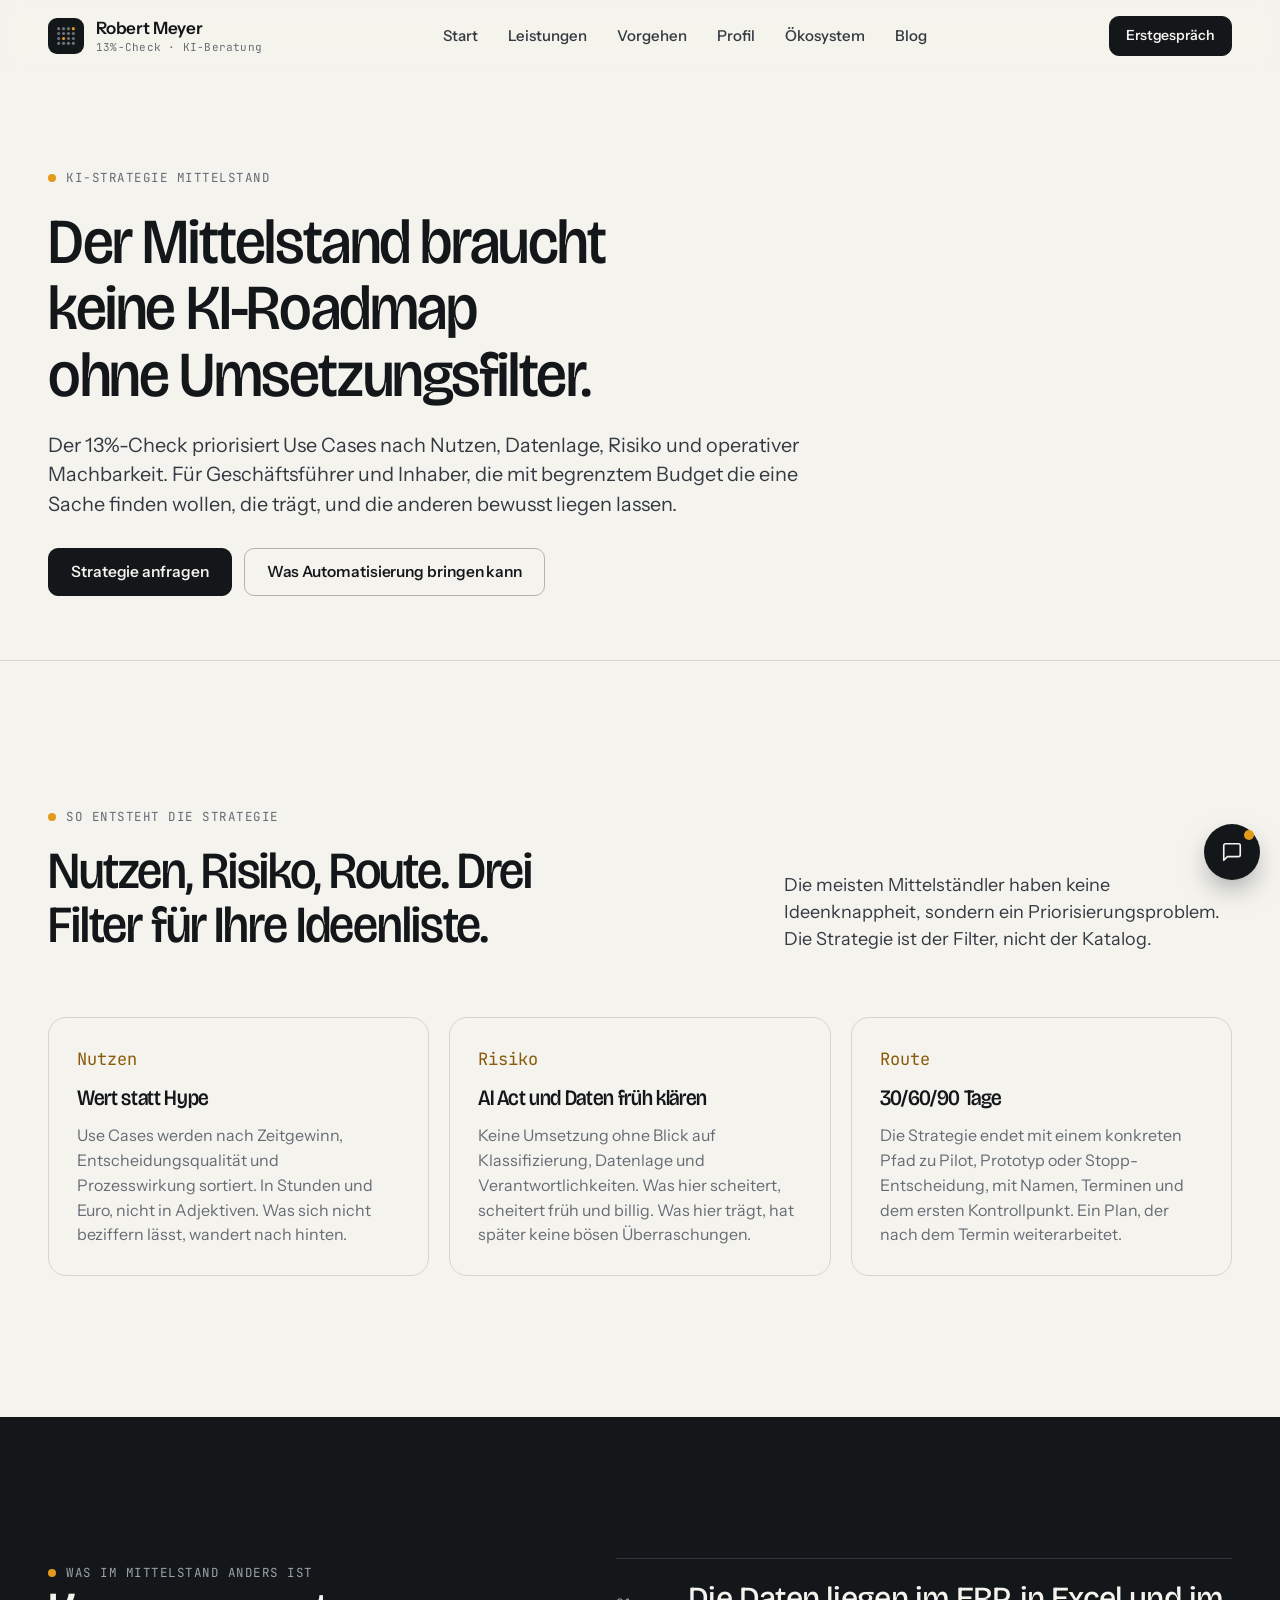
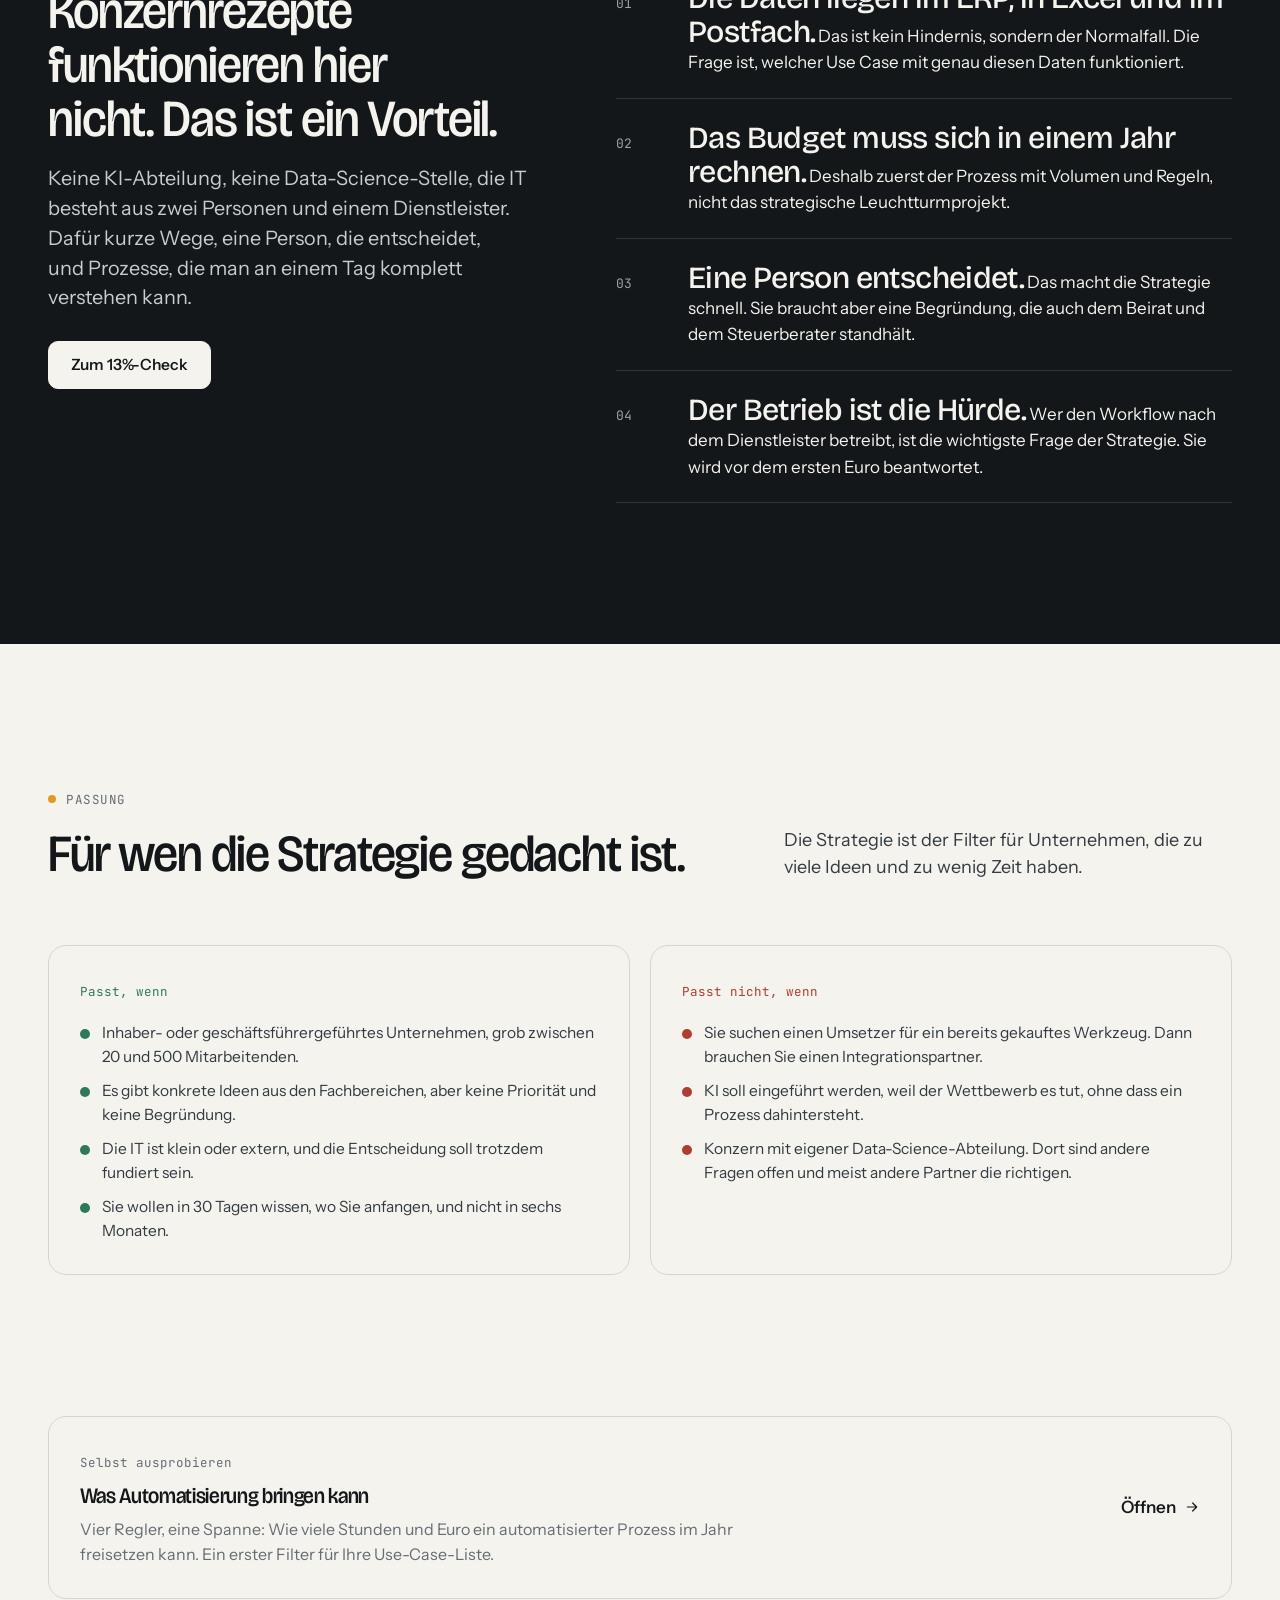
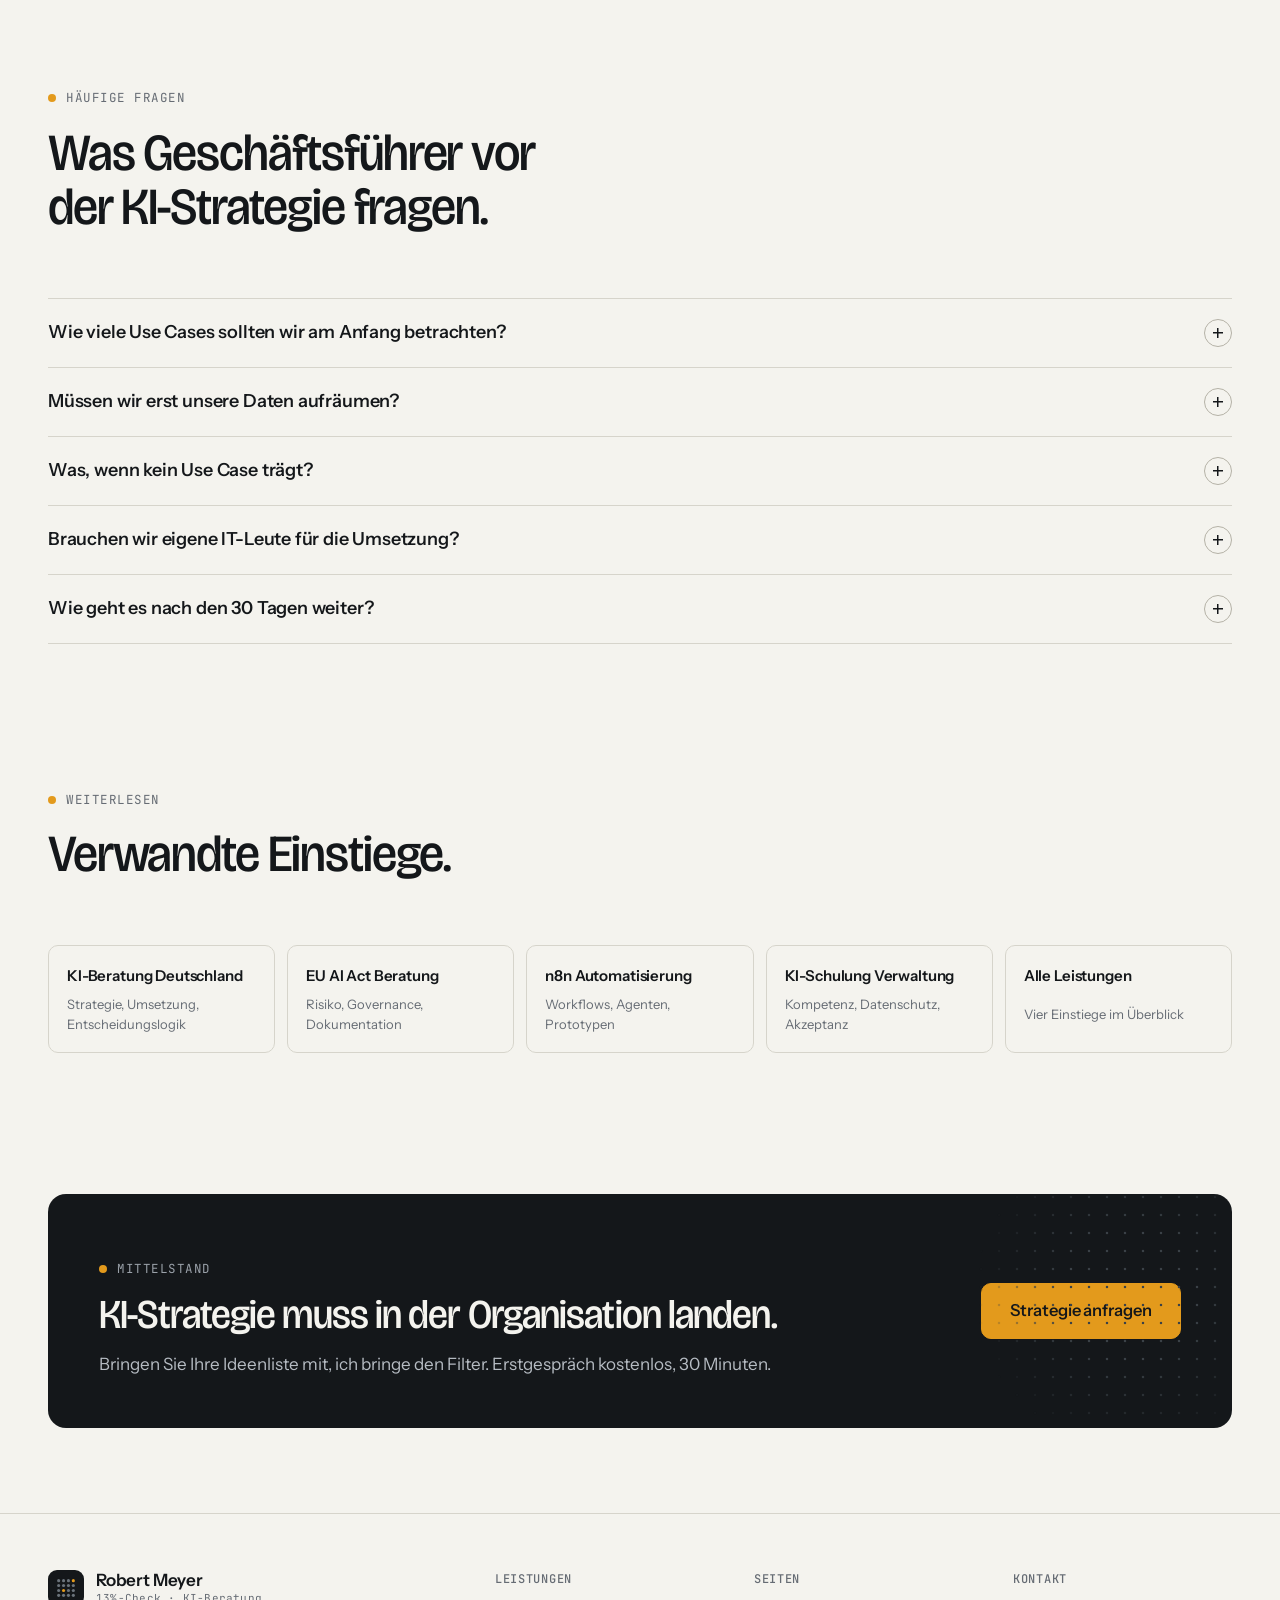
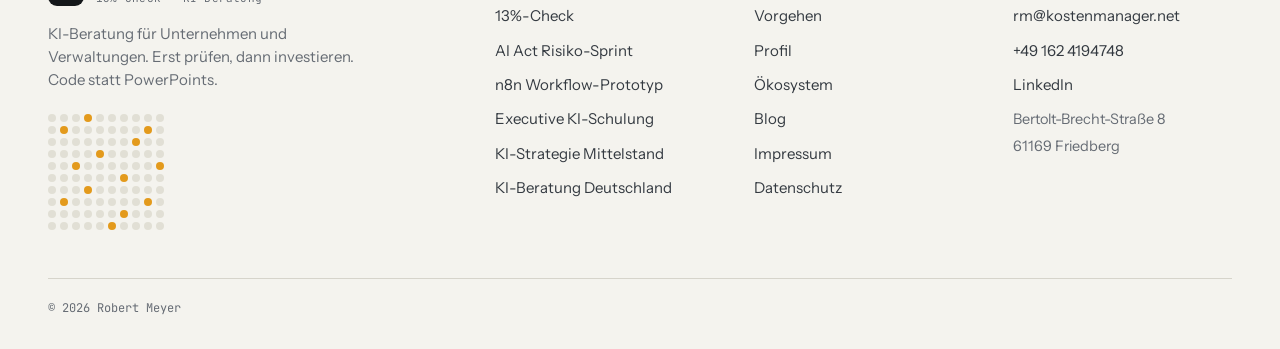
<file: ki-strategie-mittelstand.html>
<!doctype html>
<html lang="de">
<head>
  <meta charset="utf-8">
  <meta name="viewport" content="width=device-width, initial-scale=1">
  <title>KI-Strategie Mittelstand – Use Cases, Nutzen und Umsetzung in 30 Tagen | Robert Meyer</title>
  <meta name="description" content="KI-Strategie für den Mittelstand: Use Cases nach Nutzen, Datenlage, Risiko und Machbarkeit priorisieren und in 30 Tagen zu einer Entscheidung kommen. Ohne KI-Abteilung, ohne Folienpaket.">
  <link rel="canonical" href="https://ki13prozent.de/ki-strategie-mittelstand.html">
  <meta property="og:type" content="website">
  <meta property="og:title" content="KI-Strategie Mittelstand – Use Cases, Nutzen und Umsetzung">
  <meta property="og:description" content="KI-Strategie für den Mittelstand: Use Cases nach Nutzen, Datenlage, Risiko und Machbarkeit priorisieren und in 30 Tagen zu einer Entscheidung kommen. Ohne KI-Abteilung, ohne Folienpaket.">
  <meta property="og:url" content="https://ki13prozent.de/ki-strategie-mittelstand.html">
  <meta property="og:image" content="https://ki13prozent.de/assets/og-image.png">
  <meta property="og:locale" content="de_DE">
  <meta name="theme-color" content="#14171a">
  <link rel="icon" href="assets/favicon.svg" type="image/svg+xml">
  <link rel="stylesheet" href="styles.css">
  <script defer src="https://cv.rm-on.de/script.js" data-website-id="077fc84e-d4f1-4861-a26e-9604ad4954e3"></script>
  <script type="application/ld+json">
{
  "@context": "https://schema.org",
  "@type": "FAQPage",
  "mainEntity": [
    {
      "@type": "Question",
      "name": "Wie viele Use Cases sollten wir am Anfang betrachten?",
      "acceptedAnswer": {
        "@type": "Answer",
        "text": "So viele, wie die Fachbereiche nennen, meist zwischen fünf und fünfzehn. Bewertet werden alle nach denselben Kriterien, weiterverfolgt wird einer, höchstens zwei. Die Liste der bewusst zurückgestellten Ideen ist Teil der Strategie: Sie verhindert, dass in drei Monaten die gleiche Diskussion von vorn beginnt."
      }
    },
    {
      "@type": "Question",
      "name": "Müssen wir erst unsere Daten aufräumen?",
      "acceptedAnswer": {
        "@type": "Answer",
        "text": "Nicht pauschal. Die Datenlage wird pro Use Case geprüft. Oft reichen die Daten für den einen Prozess, der zählt, völlig aus, während ein groß angelegtes Datenprojekt Monate kosten würde, ohne dass ein Use Case näher rückt."
      }
    },
    {
      "@type": "Question",
      "name": "Was, wenn kein Use Case trägt?",
      "acceptedAnswer": {
        "@type": "Answer",
        "text": "Dann ist das das Ergebnis, und zwar ein wertvolles. Sie wissen, warum, und was sich ändern müsste, damit es in einem Jahr anders aussieht. Das ist deutlich günstiger, als es an einem Pilotprojekt herauszufinden."
      }
    },
    {
      "@type": "Question",
      "name": "Brauchen wir eigene IT-Leute für die Umsetzung?",
      "acceptedAnswer": {
        "@type": "Answer",
        "text": "Für einen Workflow-Prototyp nicht. Eine Person im Haus, die den Prozess kennt und den Workflow nach der Übergabe versteht, reicht. Wer das ist, wird in der Strategie festgelegt, nicht nach dem Projekt gesucht."
      }
    },
    {
      "@type": "Question",
      "name": "Wie geht es nach den 30 Tagen weiter?",
      "acceptedAnswer": {
        "@type": "Answer",
        "text": "Mit dem, was im Entscheidungsbrief steht: einem Prototyp, einer Absicherung der Compliance, einer Investitionsentscheidung oder einem Stopp. Wenn Sie mich für den nächsten Schritt dabeihaben wollen, gern. Wenn nicht, ist der Plan so geschrieben, dass Sie ihn mit anderen Partnern umsetzen können."
      }
    }
  ]
}
  </script>
  <script type="application/ld+json">
  {
    "@context": "https://schema.org",
    "@type": "Service",
    "name": "KI-Strategie Mittelstand (13%-Check)",
    "serviceType": "KI-Strategieberatung",
    "provider": { "@type": "Person", "name": "Robert Meyer", "url": "https://ki13prozent.de/" },
    "areaServed": "DE",
    "url": "https://ki13prozent.de/ki-strategie-mittelstand.html",
    "description": "KI-Strategie für den Mittelstand: Use Cases nach Nutzen, Datenlage, Risiko und Machbarkeit priorisieren und in 30 Tagen zu einer Entscheidung kommen. Ohne KI-Abteilung, ohne Folienpaket."
  }
  </script>
</head>
<body>
  <a class="skip-link" href="#main">Zum Inhalt springen</a>

  <header class="site-header" data-header>
    <div class="container nav-shell">
      <a class="brand" href="index.html" aria-label="Startseite Robert Meyer">
        <span class="brand-mark" aria-hidden="true">
          <svg viewBox="0 0 24 24" fill="none"><g fill="#6b737b"><circle cx="4" cy="4" r="1.7"/><circle cx="9.33" cy="4" r="1.7"/><circle cx="14.67" cy="4" r="1.7"/><circle cx="4" cy="9.33" r="1.7"/><circle cx="9.33" cy="9.33" r="1.7"/><circle cx="14.67" cy="9.33" r="1.7"/><circle cx="20" cy="9.33" r="1.7"/><circle cx="4" cy="14.67" r="1.7"/><circle cx="14.67" cy="14.67" r="1.7"/><circle cx="20" cy="14.67" r="1.7"/><circle cx="4" cy="20" r="1.7"/><circle cx="9.33" cy="20" r="1.7"/><circle cx="14.67" cy="20" r="1.7"/><circle cx="20" cy="20" r="1.7"/></g><g fill="#e39a1c"><circle cx="20" cy="4" r="1.7"/><circle cx="9.33" cy="14.67" r="1.7"/></g></svg>
        </span>
        <span>Robert Meyer<small>13%-Check · KI-Beratung</small></span>
      </a>
      <nav class="primary-nav" id="primary-nav" aria-label="Hauptnavigation">
        <a href="index.html">Start</a>
        <a href="services.html">Leistungen</a>
        <a href="roadmap.html">Vorgehen</a>
        <a href="about.html">Profil</a>
        <a href="oekosystem.html">Ökosystem</a>
        <a href="blog.html">Blog</a>
      </nav>
      <div class="nav-actions">
        <button class="btn primary sm" type="button" data-open-contact>Erstgespräch</button>
        <button class="menu-toggle" type="button" data-menu-toggle aria-label="Menü öffnen" aria-expanded="false" aria-controls="primary-nav"><span></span></button>
      </div>
    </div>
  </header>

  <main id="main">
    <section class="page-hero">
      <div class="container">
        <p class="eyebrow">KI-Strategie Mittelstand</p>
        <h1>Der Mittelstand braucht keine KI-Roadmap ohne Umsetzungsfilter.</h1>
        <p class="lead">Der 13%-Check priorisiert Use Cases nach Nutzen, Datenlage, Risiko und operativer Machbarkeit. Für Geschäftsführer und Inhaber, die mit begrenztem Budget die eine Sache finden wollen, die trägt, und die anderen bewusst liegen lassen.</p>
        <div class="hero-actions" style="margin-top:28px">
          <button class="btn primary" type="button" data-open-contact data-contact-topic="13%-Check">Strategie anfragen</button>
          <a class="btn" href="index.html#roi">Was Automatisierung bringen kann</a>
        </div>
      </div>
    </section>

    <!-- DREI SCHRITTE -->
    <section class="section">
      <div class="container">
        <div class="section-head">
          <div>
            <p class="eyebrow">So entsteht die Strategie</p>
            <h2>Nutzen, Risiko, Route. Drei Filter für Ihre Ideenliste.</h2>
          </div>
          <p class="lead">Die meisten Mittelständler haben keine Ideenknappheit, sondern ein Priorisierungsproblem. Die Strategie ist der Filter, nicht der Katalog.</p>
        </div>
        <div class="steps-3">
          <article class="reveal"><span class="num">Nutzen</span><h3>Wert statt Hype</h3><p>Use Cases werden nach Zeitgewinn, Entscheidungsqualität und Prozesswirkung sortiert. In Stunden und Euro, nicht in Adjektiven. Was sich nicht beziffern lässt, wandert nach hinten.</p></article>
          <article class="reveal" style="--d:1"><span class="num">Risiko</span><h3>AI Act und Daten früh klären</h3><p>Keine Umsetzung ohne Blick auf Klassifizierung, Datenlage und Verantwortlichkeiten. Was hier scheitert, scheitert früh und billig. Was hier trägt, hat später keine bösen Überraschungen.</p></article>
          <article class="reveal" style="--d:2"><span class="num">Route</span><h3>30/60/90 Tage</h3><p>Die Strategie endet mit einem konkreten Pfad zu Pilot, Prototyp oder Stopp-Entscheidung, mit Namen, Terminen und dem ersten Kontrollpunkt. Ein Plan, der nach dem Termin weiterarbeitet.</p></article>
        </div>
      </div>
    </section>

    <section class="section dark">
      <div class="container">
        <div class="principle">
          <div class="sticky">
            <p class="eyebrow">Was im Mittelstand anders ist</p>
            <h2>Konzernrezepte funktionieren hier nicht. Das ist ein Vorteil.</h2>
            <p class="lead" style="margin-top:18px">Keine KI-Abteilung, keine Data-Science-Stelle, die IT besteht aus zwei Personen und einem Dienstleister. Dafür kurze Wege, eine Person, die entscheidet, und Prozesse, die man an einem Tag komplett verstehen kann.</p>
            <div class="hero-actions" style="margin-top:28px">
              <a class="btn primary" href="services.html#check">Zum 13%-Check</a>
            </div>
          </div>
          <ul class="manifest">
            <li><span class="num">01</span><span><strong>Die Daten liegen im ERP, in Excel und im Postfach.</strong> Das ist kein Hindernis, sondern der Normalfall. Die Frage ist, welcher Use Case mit genau diesen Daten funktioniert.</span></li>
            <li><span class="num">02</span><span><strong>Das Budget muss sich in einem Jahr rechnen.</strong> Deshalb zuerst der Prozess mit Volumen und Regeln, nicht das strategische Leuchtturmprojekt.</span></li>
            <li><span class="num">03</span><span><strong>Eine Person entscheidet.</strong> Das macht die Strategie schnell. Sie braucht aber eine Begründung, die auch dem Beirat und dem Steuerberater standhält.</span></li>
            <li><span class="num">04</span><span><strong>Der Betrieb ist die Hürde.</strong> Wer den Workflow nach dem Dienstleister betreibt, ist die wichtigste Frage der Strategie. Sie wird vor dem ersten Euro beantwortet.</span></li>
          </ul>
        </div>
      </div>
    </section>

    <!-- PASSUNG -->
    <section class="section">
      <div class="container">
        <div class="section-head">
          <div>
            <p class="eyebrow">Passung</p>
            <h2>Für wen die Strategie gedacht ist.</h2>
          </div>
          <p class="lead">Die Strategie ist der Filter für Unternehmen, die zu viele Ideen und zu wenig Zeit haben.</p>
        </div>
        <div class="grid-2">
          <article class="card reveal">
            <span class="num" style="color:var(--go)">Passt, wenn</span>
            <ul class="signal-list">
              <li><i class="go"></i><span>Inhaber- oder geschäftsführergeführtes Unternehmen, grob zwischen 20 und 500 Mitarbeitenden.</span></li>
              <li><i class="go"></i><span>Es gibt konkrete Ideen aus den Fachbereichen, aber keine Priorität und keine Begründung.</span></li>
              <li><i class="go"></i><span>Die IT ist klein oder extern, und die Entscheidung soll trotzdem fundiert sein.</span></li>
              <li><i class="go"></i><span>Sie wollen in 30 Tagen wissen, wo Sie anfangen, und nicht in sechs Monaten.</span></li>
            </ul>
          </article>
          <article class="card reveal" style="--d:1">
            <span class="num" style="color:var(--stop)">Passt nicht, wenn</span>
            <ul class="signal-list">
              <li><i class="stop"></i><span>Sie suchen einen Umsetzer für ein bereits gekauftes Werkzeug. Dann brauchen Sie einen Integrationspartner.</span></li>
              <li><i class="stop"></i><span>KI soll eingeführt werden, weil der Wettbewerb es tut, ohne dass ein Prozess dahintersteht.</span></li>
              <li><i class="stop"></i><span>Konzern mit eigener Data-Science-Abteilung. Dort sind andere Fragen offen und meist andere Partner die richtigen.</span></li>
            </ul>
          </article>
        </div>
      </div>
    </section>

    <!-- WERKZEUG -->
    <section class="section tight">
      <div class="container">
        <a class="card hover reveal tool-card" href="index.html#roi">
          <div>
            <span class="num">Selbst ausprobieren</span>
            <h3 style="margin-top:10px;font-size:22px">Was Automatisierung bringen kann</h3>
            <p style="margin-top:8px">Vier Regler, eine Spanne: Wie viele Stunden und Euro ein automatisierter Prozess im Jahr freisetzen kann. Ein erster Filter für Ihre Use-Case-Liste.</p>
          </div>
          <span class="link-arrow">Öffnen <svg viewBox="0 0 24 24" fill="none" aria-hidden="true"><path d="M5 12h14m-6-6 6 6-6 6" stroke="currentColor" stroke-width="1.8" stroke-linecap="round" stroke-linejoin="round"/></svg></span>
        </a>
      </div>
    </section>

    <!-- FAQ -->
    <section class="section">
      <div class="container">
        <div class="section-head">
          <div>
            <p class="eyebrow">Häufige Fragen</p>
            <h2>Was Geschäftsführer vor der KI-Strategie fragen.</h2>
          </div>
        </div>
        <div class="faq reveal">
          <details><summary>Wie viele Use Cases sollten wir am Anfang betrachten?</summary><div class="faq-body"><p>So viele, wie die Fachbereiche nennen, meist zwischen fünf und fünfzehn. Bewertet werden alle nach denselben Kriterien, weiterverfolgt wird einer, höchstens zwei. Die Liste der bewusst zurückgestellten Ideen ist Teil der Strategie: Sie verhindert, dass in drei Monaten die gleiche Diskussion von vorn beginnt.</p></div></details>
          <details><summary>Müssen wir erst unsere Daten aufräumen?</summary><div class="faq-body"><p>Nicht pauschal. Die Datenlage wird pro Use Case geprüft. Oft reichen die Daten für den einen Prozess, der zählt, völlig aus, während ein groß angelegtes Datenprojekt Monate kosten würde, ohne dass ein Use Case näher rückt.</p></div></details>
          <details><summary>Was, wenn kein Use Case trägt?</summary><div class="faq-body"><p>Dann ist das das Ergebnis, und zwar ein wertvolles. Sie wissen, warum, und was sich ändern müsste, damit es in einem Jahr anders aussieht. Das ist deutlich günstiger, als es an einem Pilotprojekt herauszufinden.</p></div></details>
          <details><summary>Brauchen wir eigene IT-Leute für die Umsetzung?</summary><div class="faq-body"><p>Für einen Workflow-Prototyp nicht. Eine Person im Haus, die den Prozess kennt und den Workflow nach der Übergabe versteht, reicht. Wer das ist, wird in der Strategie festgelegt, nicht nach dem Projekt gesucht.</p></div></details>
          <details><summary>Wie geht es nach den 30 Tagen weiter?</summary><div class="faq-body"><p>Mit dem, was im Entscheidungsbrief steht: einem Prototyp, einer Absicherung der Compliance, einer Investitionsentscheidung oder einem Stopp. Wenn Sie mich für den nächsten Schritt dabeihaben wollen, gern. Wenn nicht, ist der Plan so geschrieben, dass Sie ihn mit anderen Partnern umsetzen können.</p></div></details>
        </div>
      </div>
    </section>

    <!-- VERWANDT -->
    <section class="section">
      <div class="container">
        <div class="section-head">
          <div>
            <p class="eyebrow">Weiterlesen</p>
            <h2>Verwandte Einstiege.</h2>
          </div>
        </div>
        <div class="related">
          <a href="ki-beratung.html"><strong>KI-Beratung Deutschland</strong><span>Strategie, Umsetzung, Entscheidungslogik</span></a>
          <a href="eu-ai-act-beratung.html"><strong>EU AI Act Beratung</strong><span>Risiko, Governance, Dokumentation</span></a>
          <a href="n8n-automatisierung.html"><strong>n8n Automatisierung</strong><span>Workflows, Agenten, Prototypen</span></a>
          <a href="ki-schulung-verwaltung.html"><strong>KI-Schulung Verwaltung</strong><span>Kompetenz, Datenschutz, Akzeptanz</span></a>
          <a href="services.html"><strong>Alle Leistungen</strong><span>Vier Einstiege im Überblick</span></a>
        </div>
      </div>
    </section>

    <section class="section tight">
      <div class="container cta-band reveal">
        <div>
          <p class="eyebrow" style="color:#9aa1a9">Mittelstand</p>
          <h2 style="margin-top:14px">KI-Strategie muss in der Organisation landen.</h2>
          <p>Bringen Sie Ihre Ideenliste mit, ich bringe den Filter. Erstgespräch kostenlos, 30 Minuten.</p>
        </div>
        <div class="actions">
          <button class="btn accent lg" type="button" data-open-contact data-contact-topic="13%-Check">Strategie anfragen</button>
        </div>
      </div>
    </section>
  </main>

  <footer class="site-footer">
    <div class="container footer-grid">
      <div class="footer-brand">
        <a class="brand" href="index.html">
          <span class="brand-mark" aria-hidden="true">
            <svg viewBox="0 0 24 24" fill="none"><g fill="#6b737b"><circle cx="4" cy="4" r="1.7"/><circle cx="9.33" cy="4" r="1.7"/><circle cx="14.67" cy="4" r="1.7"/><circle cx="4" cy="9.33" r="1.7"/><circle cx="9.33" cy="9.33" r="1.7"/><circle cx="14.67" cy="9.33" r="1.7"/><circle cx="20" cy="9.33" r="1.7"/><circle cx="4" cy="14.67" r="1.7"/><circle cx="14.67" cy="14.67" r="1.7"/><circle cx="20" cy="14.67" r="1.7"/><circle cx="4" cy="20" r="1.7"/><circle cx="9.33" cy="20" r="1.7"/><circle cx="14.67" cy="20" r="1.7"/><circle cx="20" cy="20" r="1.7"/></g><g fill="#e39a1c"><circle cx="20" cy="4" r="1.7"/><circle cx="9.33" cy="14.67" r="1.7"/></g></svg>
          </span>
          <span>Robert Meyer<small>13%-Check · KI-Beratung</small></span>
        </a>
        <p>KI-Beratung für Unternehmen und Verwaltungen. Erst prüfen, dann investieren. Code statt PowerPoints.</p>
        <div class="footer-dots" data-dots-mini aria-hidden="true"></div>
      </div>
      <div>
        <h4>Leistungen</h4>
        <ul>
          <li><a href="services.html#check">13%-Check</a></li>
          <li><a href="eu-ai-act-beratung.html">AI Act Risiko-Sprint</a></li>
          <li><a href="n8n-automatisierung.html">n8n Workflow-Prototyp</a></li>
          <li><a href="ki-schulung-verwaltung.html">Executive KI-Schulung</a></li>
          <li><a href="ki-strategie-mittelstand.html">KI-Strategie Mittelstand</a></li>
          <li><a href="ki-beratung.html">KI-Beratung Deutschland</a></li>
        </ul>
      </div>
      <div>
        <h4>Seiten</h4>
        <ul>
          <li><a href="roadmap.html">Vorgehen</a></li>
          <li><a href="about.html">Profil</a></li>
          <li><a href="oekosystem.html">Ökosystem</a></li>
          <li><a href="blog.html">Blog</a></li>
          <li><a href="impressum.html">Impressum</a></li>
          <li><a href="datenschutz.html">Datenschutz</a></li>
        </ul>
      </div>
      <div>
        <h4>Kontakt</h4>
        <ul>
          <li><a href="mailto:rm@kostenmanager.net">rm@kostenmanager.net</a></li>
          <li><a href="tel:+491624194748">+49 162 4194748</a></li>
          <li><a href="https://www.linkedin.com/in/robert-meyer-666b39315" target="_blank" rel="noopener">LinkedIn</a></li>
          <li><span class="muted small">Bertolt-Brecht-Straße 8<br>61169 Friedberg</span></li>
        </ul>
      </div>
    </div>
    <div class="container footer-bottom">
      <span>© 2026 Robert Meyer</span>
    </div>
  </footer>

  <script src="app.js"></script>
</body>
</html>
</file>
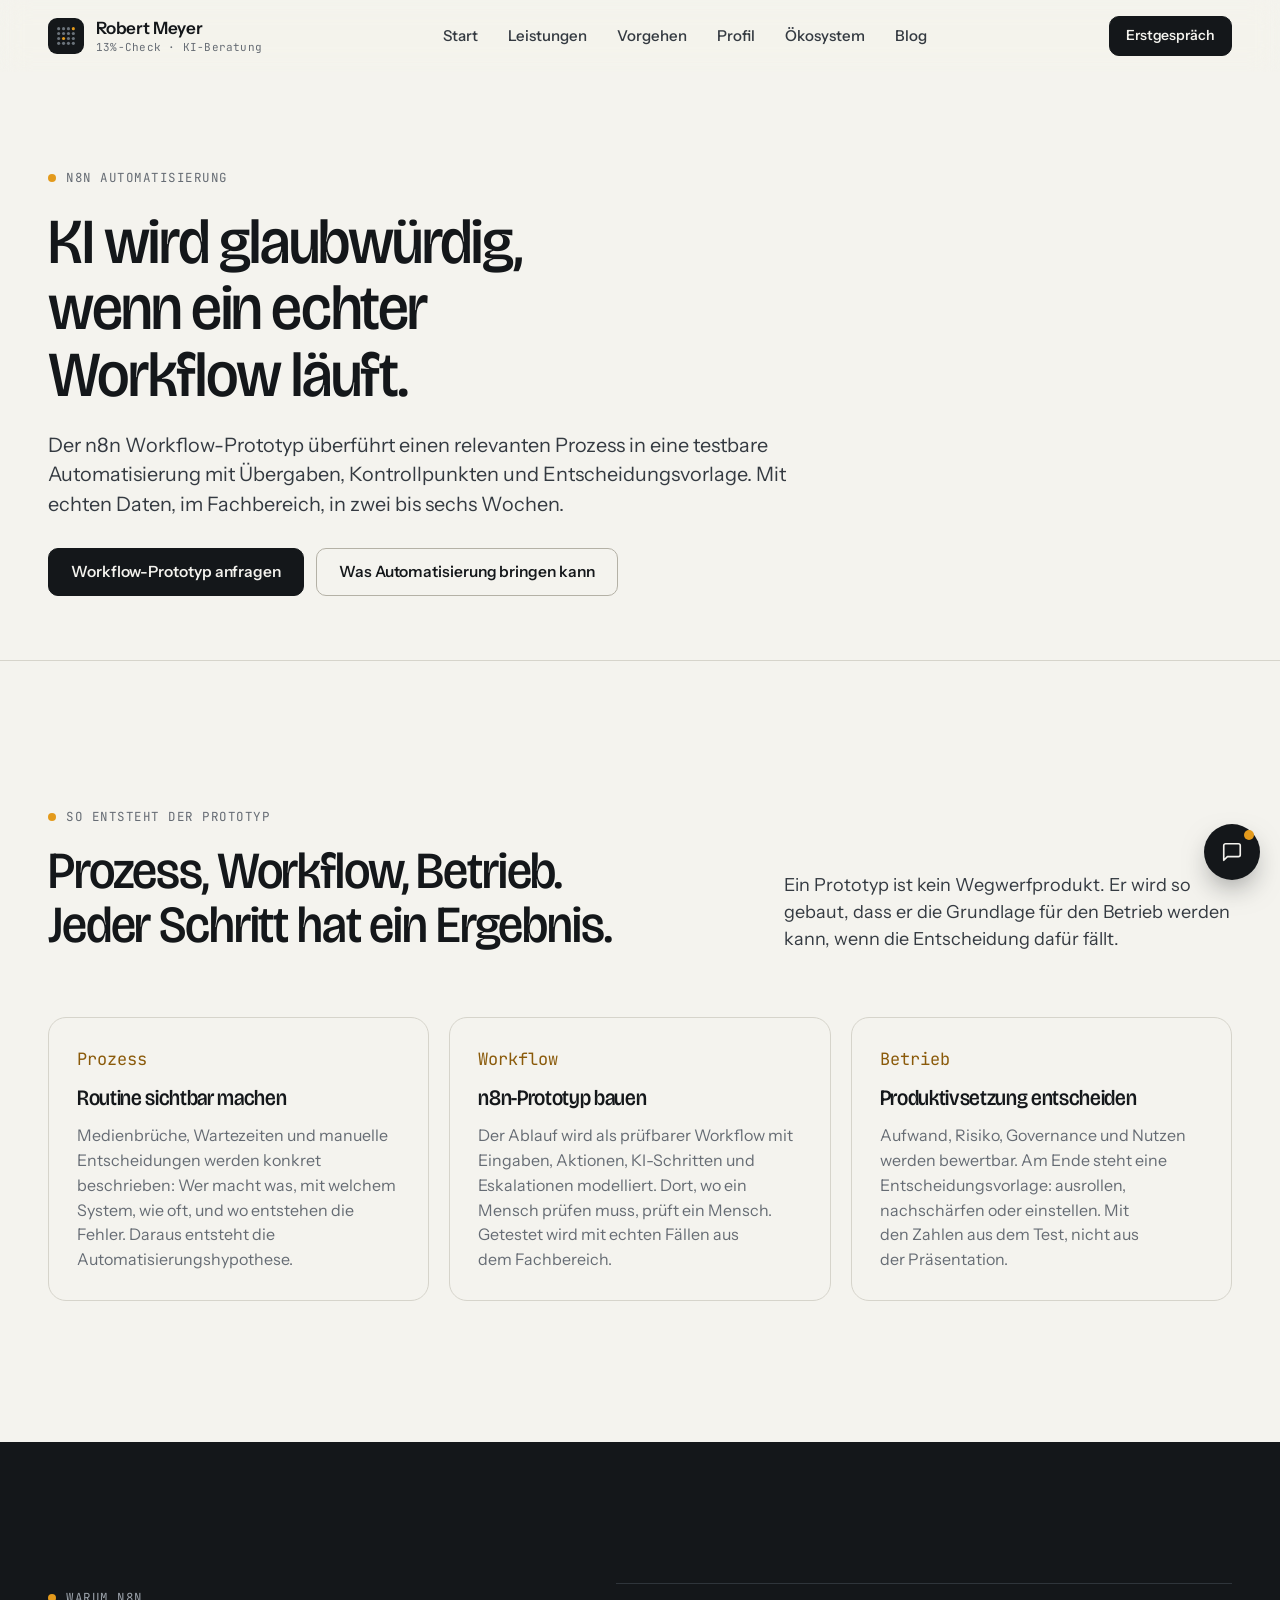
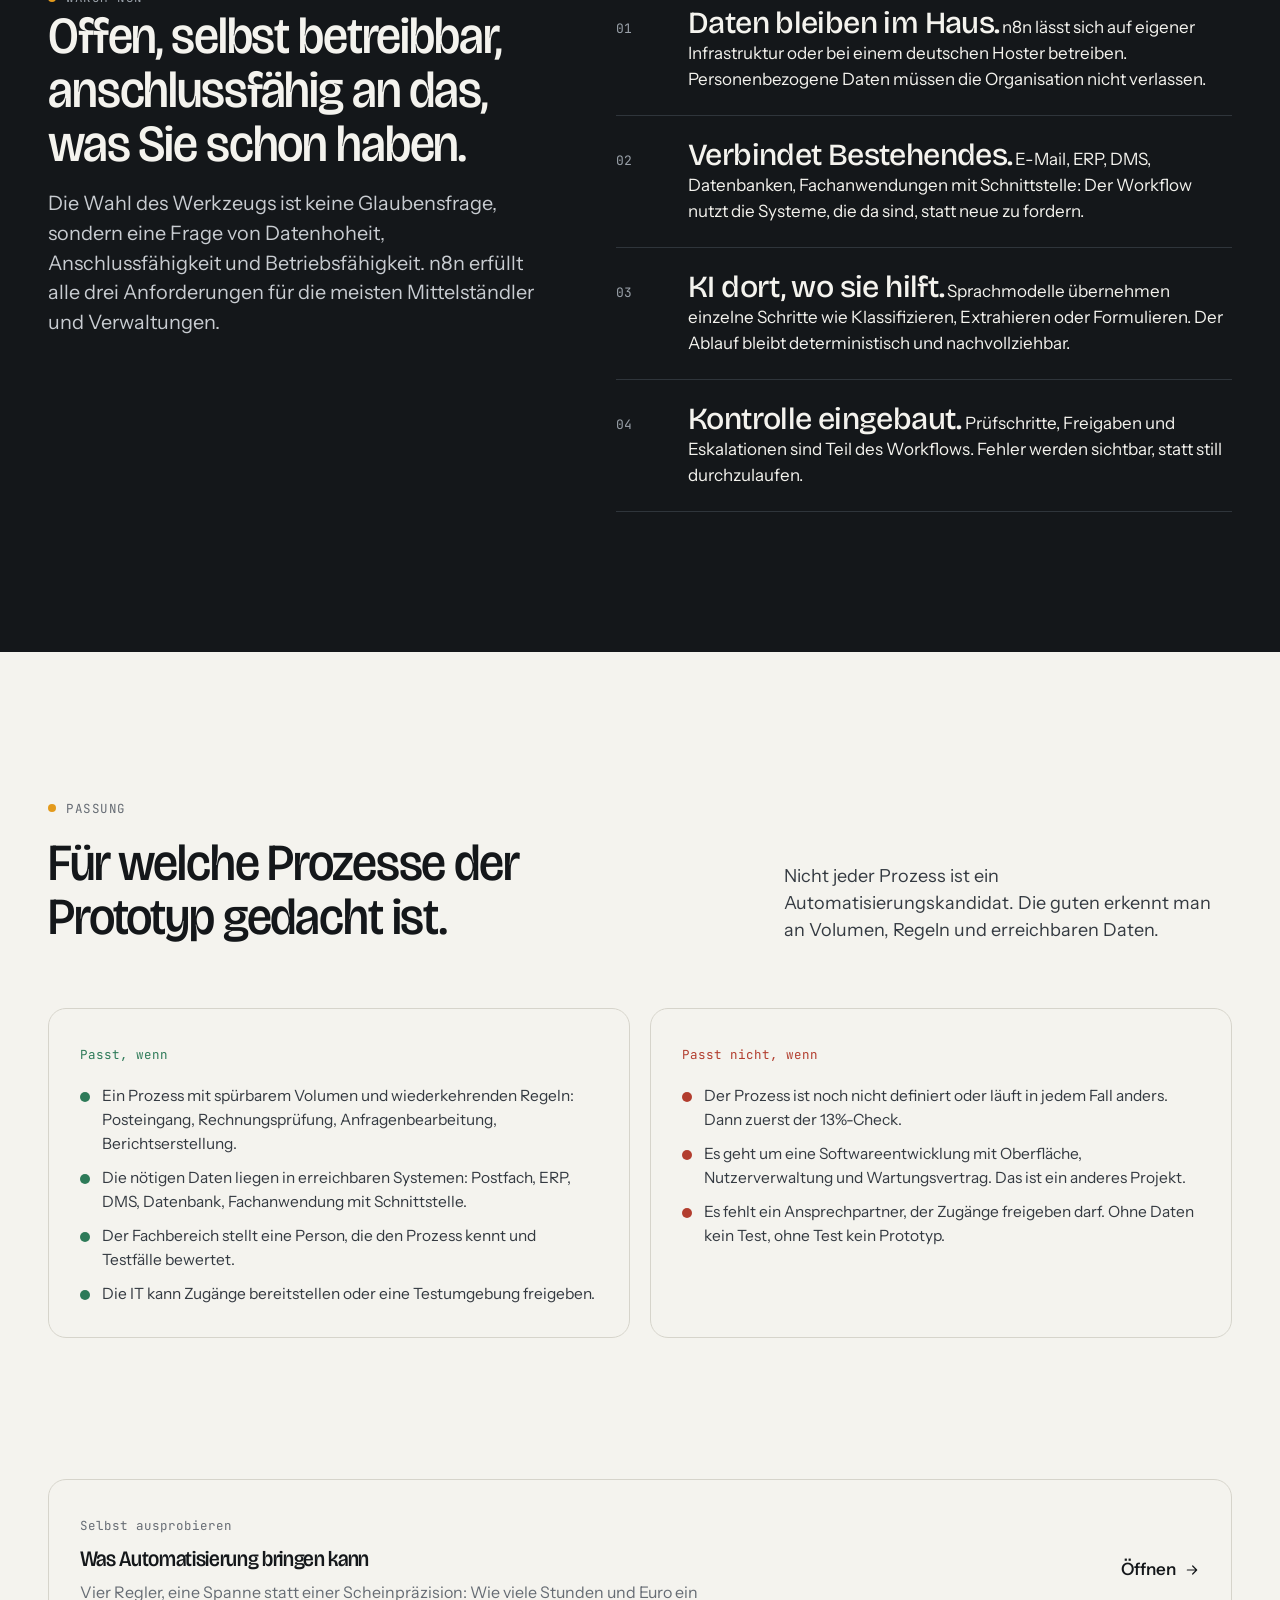
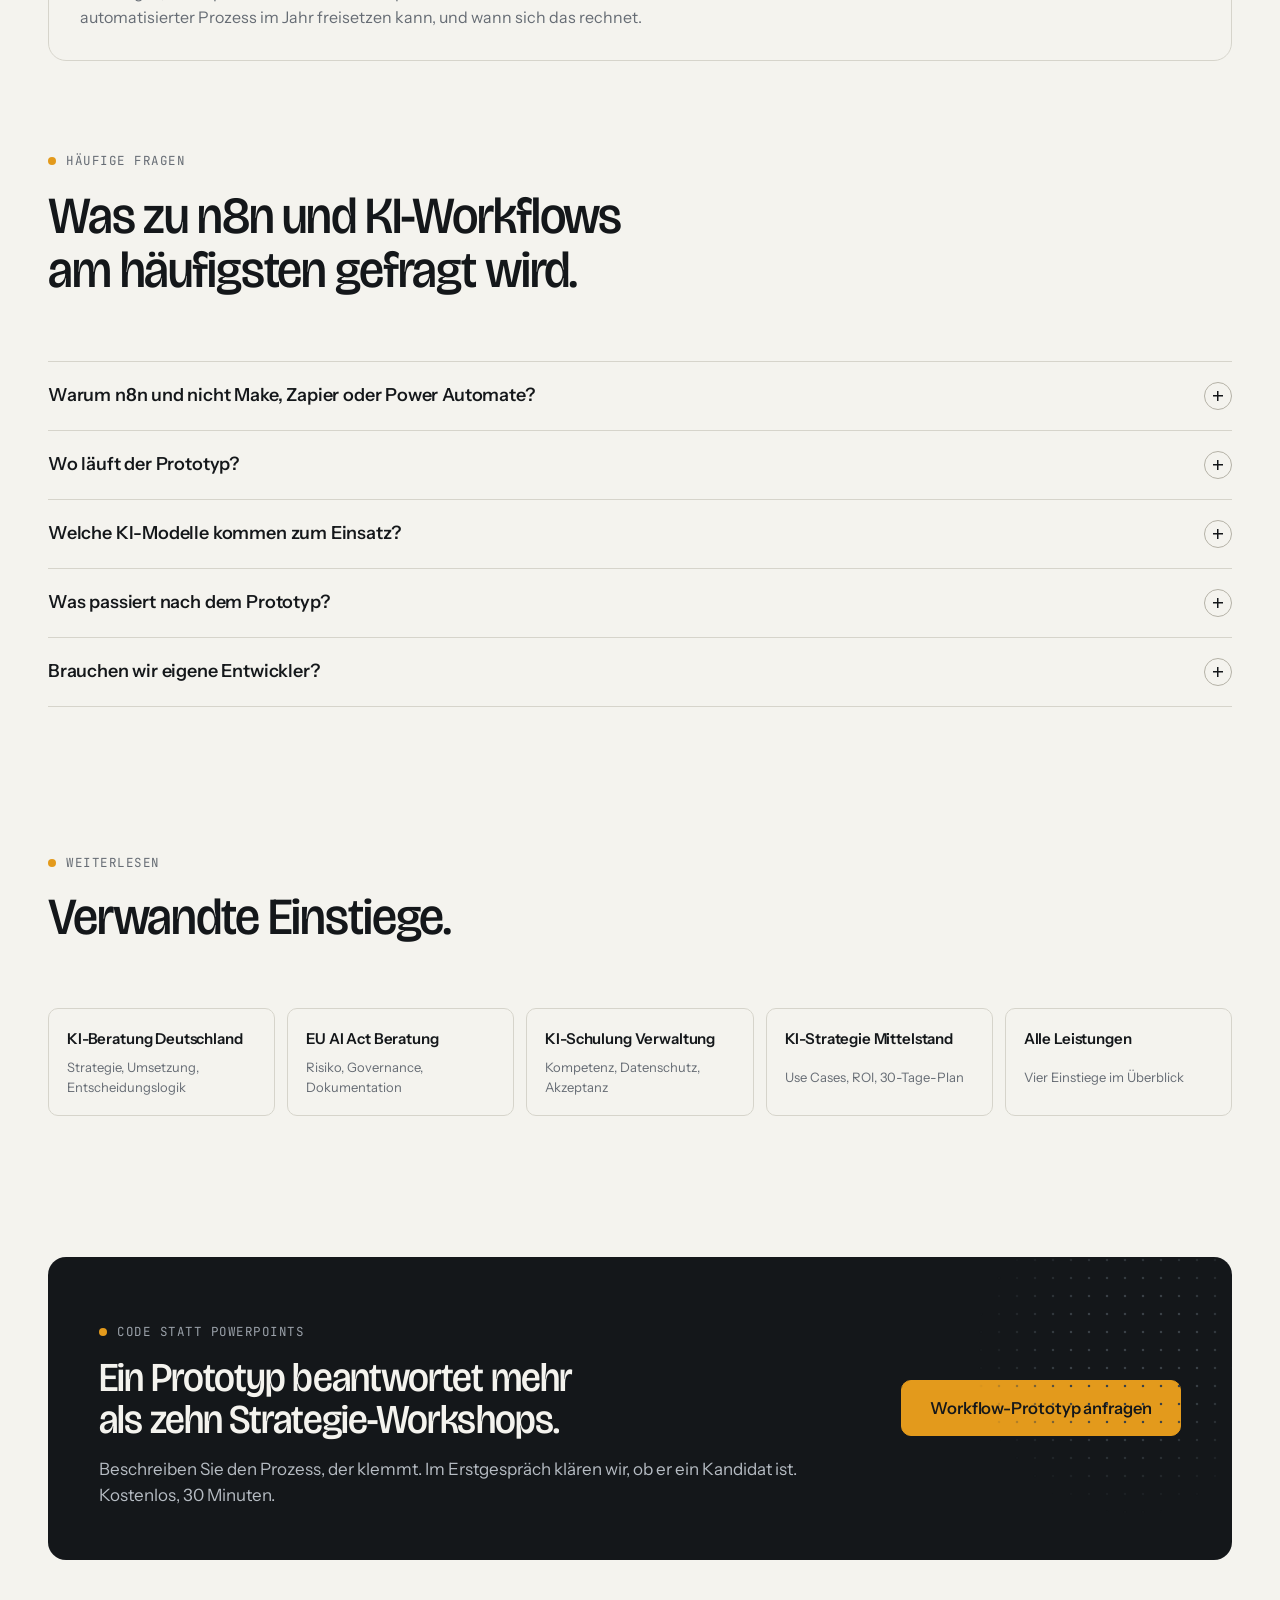
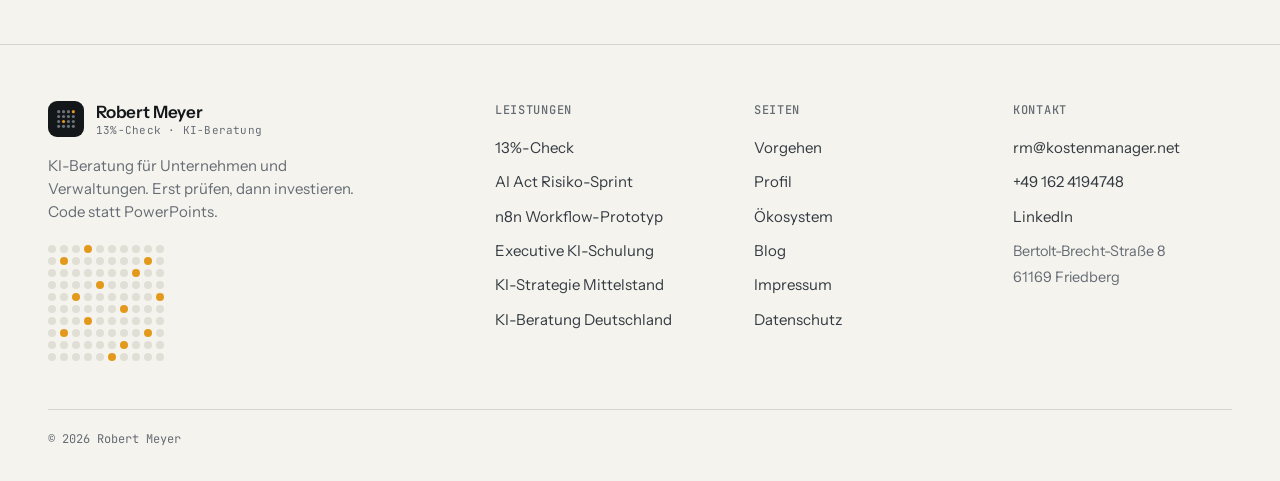
<file: n8n-automatisierung.html>
<!doctype html>
<html lang="de">
<head>
  <meta charset="utf-8">
  <meta name="viewport" content="width=device-width, initial-scale=1">
  <title>n8n Automatisierung – KI-Workflows als Prototyp mit echten Daten | Robert Meyer</title>
  <meta name="description" content="n8n Automatisierung mit KI: Ein relevanter Prozess wird in zwei bis sechs Wochen zum testbaren Workflow-Prototyp mit Übergaben, Kontrollpunkten und Entscheidungsvorlage für die Produktivsetzung.">
  <link rel="canonical" href="https://ki13prozent.de/n8n-automatisierung.html">
  <meta property="og:type" content="website">
  <meta property="og:title" content="n8n Automatisierung – KI-Workflows als Prototyp">
  <meta property="og:description" content="n8n Automatisierung mit KI: Ein relevanter Prozess wird in zwei bis sechs Wochen zum testbaren Workflow-Prototyp mit Übergaben, Kontrollpunkten und Entscheidungsvorlage für die Produktivsetzung.">
  <meta property="og:url" content="https://ki13prozent.de/n8n-automatisierung.html">
  <meta property="og:image" content="https://ki13prozent.de/assets/og-image.png">
  <meta property="og:locale" content="de_DE">
  <meta name="theme-color" content="#14171a">
  <link rel="icon" href="assets/favicon.svg" type="image/svg+xml">
  <link rel="stylesheet" href="styles.css">
  <script defer src="https://cv.rm-on.de/script.js" data-website-id="077fc84e-d4f1-4861-a26e-9604ad4954e3"></script>
  <script type="application/ld+json">
{
  "@context": "https://schema.org",
  "@type": "FAQPage",
  "mainEntity": [
    {
      "@type": "Question",
      "name": "Warum n8n und nicht Make, Zapier oder Power Automate?",
      "acceptedAnswer": {
        "@type": "Answer",
        "text": "Weil n8n selbst betrieben werden kann. Für Prozesse mit personenbezogenen oder vertraulichen Daten ist das oft die Voraussetzung, damit Datenschutz und IT überhaupt zustimmen. Dazu kommt: n8n ist quelloffen, hat keine Begrenzung pro Schritt und lässt sich mit eigenem Code erweitern, wenn ein Konnektor fehlt. Wenn Ihre Organisation bereits eine andere Plattform im Betrieb hat und die Datenfrage gelöst ist, kann die Antwort auch anders ausfallen. Das Werkzeug folgt dem Prozess, nicht umgekehrt."
      }
    },
    {
      "@type": "Question",
      "name": "Wo läuft der Prototyp?",
      "acceptedAnswer": {
        "@type": "Answer",
        "text": "Am besten auf Ihrer Infrastruktur oder in einer Testumgebung, die Ihre IT freigibt. Wenn das im Zeitrahmen nicht möglich ist, stelle ich eine abgeschottete Testinstanz bereit, auf der mit anonymisierten Daten gearbeitet wird."
      }
    },
    {
      "@type": "Question",
      "name": "Welche KI-Modelle kommen zum Einsatz?",
      "acceptedAnswer": {
        "@type": "Answer",
        "text": "Das hängt von den Daten ab. Für unkritische Inhalte kommen Modelle großer Anbieter mit EU-Hosting in Frage, für vertrauliche oder personenbezogene Daten lokal betriebene Modelle oder Anbieter mit Auftragsverarbeitungsvertrag. Die Entscheidung wird im ersten Schritt getroffen und dokumentiert."
      }
    },
    {
      "@type": "Question",
      "name": "Was passiert nach dem Prototyp?",
      "acceptedAnswer": {
        "@type": "Answer",
        "text": "Es gibt drei Wege. Ausrollen: Der Workflow wird gehärtet, dokumentiert und in den Betrieb übergeben, mit klaren Verantwortlichkeiten für Wartung und Fehlerfälle. Nachschärfen: Ein zweiter Zyklus behebt, was der Test gezeigt hat. Einstellen: Der Test hat gezeigt, dass Aufwand und Nutzen nicht zusammenpassen. Auch das ist ein Ergebnis, und zwar ein günstiges."
      }
    },
    {
      "@type": "Question",
      "name": "Brauchen wir eigene Entwickler?",
      "acceptedAnswer": {
        "@type": "Answer",
        "text": "Für den Betrieb eines n8n-Workflows nicht. Eine Person aus IT oder Fachbereich, die den Workflow versteht und Fehlerfälle bearbeiten kann, reicht. Genau dafür ist die Übergabe am Ende des Prototyps da: Der Workflow wird erklärt, nicht nur abgeliefert."
      }
    }
  ]
}
  </script>
  <script type="application/ld+json">
  {
    "@context": "https://schema.org",
    "@type": "Service",
    "name": "n8n Workflow-Prototyp",
    "serviceType": "Prozessautomatisierung",
    "provider": { "@type": "Person", "name": "Robert Meyer", "url": "https://ki13prozent.de/" },
    "areaServed": "DE",
    "url": "https://ki13prozent.de/n8n-automatisierung.html",
    "description": "n8n Automatisierung mit KI: Ein relevanter Prozess wird in zwei bis sechs Wochen zum testbaren Workflow-Prototyp mit Übergaben, Kontrollpunkten und Entscheidungsvorlage für die Produktivsetzung."
  }
  </script>
</head>
<body>
  <a class="skip-link" href="#main">Zum Inhalt springen</a>

  <header class="site-header" data-header>
    <div class="container nav-shell">
      <a class="brand" href="index.html" aria-label="Startseite Robert Meyer">
        <span class="brand-mark" aria-hidden="true">
          <svg viewBox="0 0 24 24" fill="none"><g fill="#6b737b"><circle cx="4" cy="4" r="1.7"/><circle cx="9.33" cy="4" r="1.7"/><circle cx="14.67" cy="4" r="1.7"/><circle cx="4" cy="9.33" r="1.7"/><circle cx="9.33" cy="9.33" r="1.7"/><circle cx="14.67" cy="9.33" r="1.7"/><circle cx="20" cy="9.33" r="1.7"/><circle cx="4" cy="14.67" r="1.7"/><circle cx="14.67" cy="14.67" r="1.7"/><circle cx="20" cy="14.67" r="1.7"/><circle cx="4" cy="20" r="1.7"/><circle cx="9.33" cy="20" r="1.7"/><circle cx="14.67" cy="20" r="1.7"/><circle cx="20" cy="20" r="1.7"/></g><g fill="#e39a1c"><circle cx="20" cy="4" r="1.7"/><circle cx="9.33" cy="14.67" r="1.7"/></g></svg>
        </span>
        <span>Robert Meyer<small>13%-Check · KI-Beratung</small></span>
      </a>
      <nav class="primary-nav" id="primary-nav" aria-label="Hauptnavigation">
        <a href="index.html">Start</a>
        <a href="services.html">Leistungen</a>
        <a href="roadmap.html">Vorgehen</a>
        <a href="about.html">Profil</a>
        <a href="oekosystem.html">Ökosystem</a>
        <a href="blog.html">Blog</a>
      </nav>
      <div class="nav-actions">
        <button class="btn primary sm" type="button" data-open-contact>Erstgespräch</button>
        <button class="menu-toggle" type="button" data-menu-toggle aria-label="Menü öffnen" aria-expanded="false" aria-controls="primary-nav"><span></span></button>
      </div>
    </div>
  </header>

  <main id="main">
    <section class="page-hero">
      <div class="container">
        <p class="eyebrow">n8n Automatisierung</p>
        <h1>KI wird glaubwürdig, wenn ein echter Workflow läuft.</h1>
        <p class="lead">Der n8n Workflow-Prototyp überführt einen relevanten Prozess in eine testbare Automatisierung mit Übergaben, Kontrollpunkten und Entscheidungsvorlage. Mit echten Daten, im Fachbereich, in zwei bis sechs Wochen.</p>
        <div class="hero-actions" style="margin-top:28px">
          <button class="btn primary" type="button" data-open-contact data-contact-topic="n8n Workflow-Prototyp">Workflow-Prototyp anfragen</button>
          <a class="btn" href="index.html#roi">Was Automatisierung bringen kann</a>
        </div>
      </div>
    </section>

    <!-- DREI SCHRITTE -->
    <section class="section">
      <div class="container">
        <div class="section-head">
          <div>
            <p class="eyebrow">So entsteht der Prototyp</p>
            <h2>Prozess, Workflow, Betrieb. Jeder Schritt hat ein Ergebnis.</h2>
          </div>
          <p class="lead">Ein Prototyp ist kein Wegwerfprodukt. Er wird so gebaut, dass er die Grundlage für den Betrieb werden kann, wenn die Entscheidung dafür fällt.</p>
        </div>
        <div class="steps-3">
          <article class="reveal"><span class="num">Prozess</span><h3>Routine sichtbar machen</h3><p>Medienbrüche, Wartezeiten und manuelle Entscheidungen werden konkret beschrieben: Wer macht was, mit welchem System, wie oft, und wo entstehen die Fehler. Daraus entsteht die Automatisierungshypothese.</p></article>
          <article class="reveal" style="--d:1"><span class="num">Workflow</span><h3>n8n-Prototyp bauen</h3><p>Der Ablauf wird als prüfbarer Workflow mit Eingaben, Aktionen, KI-Schritten und Eskalationen modelliert. Dort, wo ein Mensch prüfen muss, prüft ein Mensch. Getestet wird mit echten Fällen aus dem Fachbereich.</p></article>
          <article class="reveal" style="--d:2"><span class="num">Betrieb</span><h3>Produktivsetzung entscheiden</h3><p>Aufwand, Risiko, Governance und Nutzen werden bewertbar. Am Ende steht eine Entscheidungsvorlage: ausrollen, nachschärfen oder einstellen. Mit den Zahlen aus dem Test, nicht aus der Präsentation.</p></article>
        </div>
      </div>
    </section>

    <section class="section dark">
      <div class="container">
        <div class="principle">
          <div class="sticky">
            <p class="eyebrow">Warum n8n</p>
            <h2>Offen, selbst betreibbar, anschlussfähig an das, was Sie schon haben.</h2>
            <p class="lead" style="margin-top:18px">Die Wahl des Werkzeugs ist keine Glaubensfrage, sondern eine Frage von Datenhoheit, Anschlussfähigkeit und Betriebsfähigkeit. n8n erfüllt alle drei Anforderungen für die meisten Mittelständler und Verwaltungen.</p>
          </div>
          <ul class="manifest">
            <li><span class="num">01</span><span><strong>Daten bleiben im Haus.</strong> n8n lässt sich auf eigener Infrastruktur oder bei einem deutschen Hoster betreiben. Personenbezogene Daten müssen die Organisation nicht verlassen.</span></li>
            <li><span class="num">02</span><span><strong>Verbindet Bestehendes.</strong> E-Mail, ERP, DMS, Datenbanken, Fachanwendungen mit Schnittstelle: Der Workflow nutzt die Systeme, die da sind, statt neue zu fordern.</span></li>
            <li><span class="num">03</span><span><strong>KI dort, wo sie hilft.</strong> Sprachmodelle übernehmen einzelne Schritte wie Klassifizieren, Extrahieren oder Formulieren. Der Ablauf bleibt deterministisch und nachvollziehbar.</span></li>
            <li><span class="num">04</span><span><strong>Kontrolle eingebaut.</strong> Prüfschritte, Freigaben und Eskalationen sind Teil des Workflows. Fehler werden sichtbar, statt still durchzulaufen.</span></li>
          </ul>
        </div>
      </div>
    </section>

    <!-- PASSUNG -->
    <section class="section">
      <div class="container">
        <div class="section-head">
          <div>
            <p class="eyebrow">Passung</p>
            <h2>Für welche Prozesse der Prototyp gedacht ist.</h2>
          </div>
          <p class="lead">Nicht jeder Prozess ist ein Automatisierungskandidat. Die guten erkennt man an Volumen, Regeln und erreichbaren Daten.</p>
        </div>
        <div class="grid-2">
          <article class="card reveal">
            <span class="num" style="color:var(--go)">Passt, wenn</span>
            <ul class="signal-list">
              <li><i class="go"></i><span>Ein Prozess mit spürbarem Volumen und wiederkehrenden Regeln: Posteingang, Rechnungsprüfung, Anfragenbearbeitung, Berichtserstellung.</span></li>
              <li><i class="go"></i><span>Die nötigen Daten liegen in erreichbaren Systemen: Postfach, ERP, DMS, Datenbank, Fachanwendung mit Schnittstelle.</span></li>
              <li><i class="go"></i><span>Der Fachbereich stellt eine Person, die den Prozess kennt und Testfälle bewertet.</span></li>
              <li><i class="go"></i><span>Die IT kann Zugänge bereitstellen oder eine Testumgebung freigeben.</span></li>
            </ul>
          </article>
          <article class="card reveal" style="--d:1">
            <span class="num" style="color:var(--stop)">Passt nicht, wenn</span>
            <ul class="signal-list">
              <li><i class="stop"></i><span>Der Prozess ist noch nicht definiert oder läuft in jedem Fall anders. Dann zuerst der 13%-Check.</span></li>
              <li><i class="stop"></i><span>Es geht um eine Softwareentwicklung mit Oberfläche, Nutzerverwaltung und Wartungsvertrag. Das ist ein anderes Projekt.</span></li>
              <li><i class="stop"></i><span>Es fehlt ein Ansprechpartner, der Zugänge freigeben darf. Ohne Daten kein Test, ohne Test kein Prototyp.</span></li>
            </ul>
          </article>
        </div>
      </div>
    </section>

    <!-- WERKZEUG -->
    <section class="section tight">
      <div class="container">
        <a class="card hover reveal tool-card" href="index.html#roi">
          <div>
            <span class="num">Selbst ausprobieren</span>
            <h3 style="margin-top:10px;font-size:22px">Was Automatisierung bringen kann</h3>
            <p style="margin-top:8px">Vier Regler, eine Spanne statt einer Scheinpräzision: Wie viele Stunden und Euro ein automatisierter Prozess im Jahr freisetzen kann, und wann sich das rechnet.</p>
          </div>
          <span class="link-arrow">Öffnen <svg viewBox="0 0 24 24" fill="none" aria-hidden="true"><path d="M5 12h14m-6-6 6 6-6 6" stroke="currentColor" stroke-width="1.8" stroke-linecap="round" stroke-linejoin="round"/></svg></span>
        </a>
      </div>
    </section>

    <!-- FAQ -->
    <section class="section">
      <div class="container">
        <div class="section-head">
          <div>
            <p class="eyebrow">Häufige Fragen</p>
            <h2>Was zu n8n und KI-Workflows am häufigsten gefragt wird.</h2>
          </div>
        </div>
        <div class="faq reveal">
          <details><summary>Warum n8n und nicht Make, Zapier oder Power Automate?</summary><div class="faq-body"><p>Weil n8n selbst betrieben werden kann. Für Prozesse mit personenbezogenen oder vertraulichen Daten ist das oft die Voraussetzung, damit Datenschutz und IT überhaupt zustimmen. Dazu kommt: n8n ist quelloffen, hat keine Begrenzung pro Schritt und lässt sich mit eigenem Code erweitern, wenn ein Konnektor fehlt.</p><p>Wenn Ihre Organisation bereits eine andere Plattform im Betrieb hat und die Datenfrage gelöst ist, kann die Antwort auch anders ausfallen. Das Werkzeug folgt dem Prozess, nicht umgekehrt.</p></div></details>
          <details><summary>Wo läuft der Prototyp?</summary><div class="faq-body"><p>Am besten auf Ihrer Infrastruktur oder in einer Testumgebung, die Ihre IT freigibt. Wenn das im Zeitrahmen nicht möglich ist, stelle ich eine abgeschottete Testinstanz bereit, auf der mit anonymisierten Daten gearbeitet wird.</p></div></details>
          <details><summary>Welche KI-Modelle kommen zum Einsatz?</summary><div class="faq-body"><p>Das hängt von den Daten ab. Für unkritische Inhalte kommen Modelle großer Anbieter mit EU-Hosting in Frage, für vertrauliche oder personenbezogene Daten lokal betriebene Modelle oder Anbieter mit Auftragsverarbeitungsvertrag. Die Entscheidung wird im ersten Schritt getroffen und dokumentiert.</p></div></details>
          <details><summary>Was passiert nach dem Prototyp?</summary><div class="faq-body"><p>Es gibt drei Wege. Ausrollen: Der Workflow wird gehärtet, dokumentiert und in den Betrieb übergeben, mit klaren Verantwortlichkeiten für Wartung und Fehlerfälle. Nachschärfen: Ein zweiter Zyklus behebt, was der Test gezeigt hat. Einstellen: Der Test hat gezeigt, dass Aufwand und Nutzen nicht zusammenpassen. Auch das ist ein Ergebnis, und zwar ein günstiges.</p></div></details>
          <details><summary>Brauchen wir eigene Entwickler?</summary><div class="faq-body"><p>Für den Betrieb eines n8n-Workflows nicht. Eine Person aus IT oder Fachbereich, die den Workflow versteht und Fehlerfälle bearbeiten kann, reicht. Genau dafür ist die Übergabe am Ende des Prototyps da: Der Workflow wird erklärt, nicht nur abgeliefert.</p></div></details>
        </div>
      </div>
    </section>

    <!-- VERWANDT -->
    <section class="section">
      <div class="container">
        <div class="section-head">
          <div>
            <p class="eyebrow">Weiterlesen</p>
            <h2>Verwandte Einstiege.</h2>
          </div>
        </div>
        <div class="related">
          <a href="ki-beratung.html"><strong>KI-Beratung Deutschland</strong><span>Strategie, Umsetzung, Entscheidungslogik</span></a>
          <a href="eu-ai-act-beratung.html"><strong>EU AI Act Beratung</strong><span>Risiko, Governance, Dokumentation</span></a>
          <a href="ki-schulung-verwaltung.html"><strong>KI-Schulung Verwaltung</strong><span>Kompetenz, Datenschutz, Akzeptanz</span></a>
          <a href="ki-strategie-mittelstand.html"><strong>KI-Strategie Mittelstand</strong><span>Use Cases, ROI, 30-Tage-Plan</span></a>
          <a href="services.html"><strong>Alle Leistungen</strong><span>Vier Einstiege im Überblick</span></a>
        </div>
      </div>
    </section>

    <section class="section tight">
      <div class="container cta-band reveal">
        <div>
          <p class="eyebrow" style="color:#9aa1a9">Code statt PowerPoints</p>
          <h2 style="margin-top:14px">Ein Prototyp beantwortet mehr als zehn Strategie-Workshops.</h2>
          <p>Beschreiben Sie den Prozess, der klemmt. Im Erstgespräch klären wir, ob er ein Kandidat ist. Kostenlos, 30 Minuten.</p>
        </div>
        <div class="actions">
          <button class="btn accent lg" type="button" data-open-contact data-contact-topic="n8n Workflow-Prototyp">Workflow-Prototyp anfragen</button>
        </div>
      </div>
    </section>
  </main>

  <footer class="site-footer">
    <div class="container footer-grid">
      <div class="footer-brand">
        <a class="brand" href="index.html">
          <span class="brand-mark" aria-hidden="true">
            <svg viewBox="0 0 24 24" fill="none"><g fill="#6b737b"><circle cx="4" cy="4" r="1.7"/><circle cx="9.33" cy="4" r="1.7"/><circle cx="14.67" cy="4" r="1.7"/><circle cx="4" cy="9.33" r="1.7"/><circle cx="9.33" cy="9.33" r="1.7"/><circle cx="14.67" cy="9.33" r="1.7"/><circle cx="20" cy="9.33" r="1.7"/><circle cx="4" cy="14.67" r="1.7"/><circle cx="14.67" cy="14.67" r="1.7"/><circle cx="20" cy="14.67" r="1.7"/><circle cx="4" cy="20" r="1.7"/><circle cx="9.33" cy="20" r="1.7"/><circle cx="14.67" cy="20" r="1.7"/><circle cx="20" cy="20" r="1.7"/></g><g fill="#e39a1c"><circle cx="20" cy="4" r="1.7"/><circle cx="9.33" cy="14.67" r="1.7"/></g></svg>
          </span>
          <span>Robert Meyer<small>13%-Check · KI-Beratung</small></span>
        </a>
        <p>KI-Beratung für Unternehmen und Verwaltungen. Erst prüfen, dann investieren. Code statt PowerPoints.</p>
        <div class="footer-dots" data-dots-mini aria-hidden="true"></div>
      </div>
      <div>
        <h4>Leistungen</h4>
        <ul>
          <li><a href="services.html#check">13%-Check</a></li>
          <li><a href="eu-ai-act-beratung.html">AI Act Risiko-Sprint</a></li>
          <li><a href="n8n-automatisierung.html">n8n Workflow-Prototyp</a></li>
          <li><a href="ki-schulung-verwaltung.html">Executive KI-Schulung</a></li>
          <li><a href="ki-strategie-mittelstand.html">KI-Strategie Mittelstand</a></li>
          <li><a href="ki-beratung.html">KI-Beratung Deutschland</a></li>
        </ul>
      </div>
      <div>
        <h4>Seiten</h4>
        <ul>
          <li><a href="roadmap.html">Vorgehen</a></li>
          <li><a href="about.html">Profil</a></li>
          <li><a href="oekosystem.html">Ökosystem</a></li>
          <li><a href="blog.html">Blog</a></li>
          <li><a href="impressum.html">Impressum</a></li>
          <li><a href="datenschutz.html">Datenschutz</a></li>
        </ul>
      </div>
      <div>
        <h4>Kontakt</h4>
        <ul>
          <li><a href="mailto:rm@kostenmanager.net">rm@kostenmanager.net</a></li>
          <li><a href="tel:+491624194748">+49 162 4194748</a></li>
          <li><a href="https://www.linkedin.com/in/robert-meyer-666b39315" target="_blank" rel="noopener">LinkedIn</a></li>
          <li><span class="muted small">Bertolt-Brecht-Straße 8<br>61169 Friedberg</span></li>
        </ul>
      </div>
    </div>
    <div class="container footer-bottom">
      <span>© 2026 Robert Meyer</span>
    </div>
  </footer>

  <script src="app.js"></script>
</body>
</html>
</file>
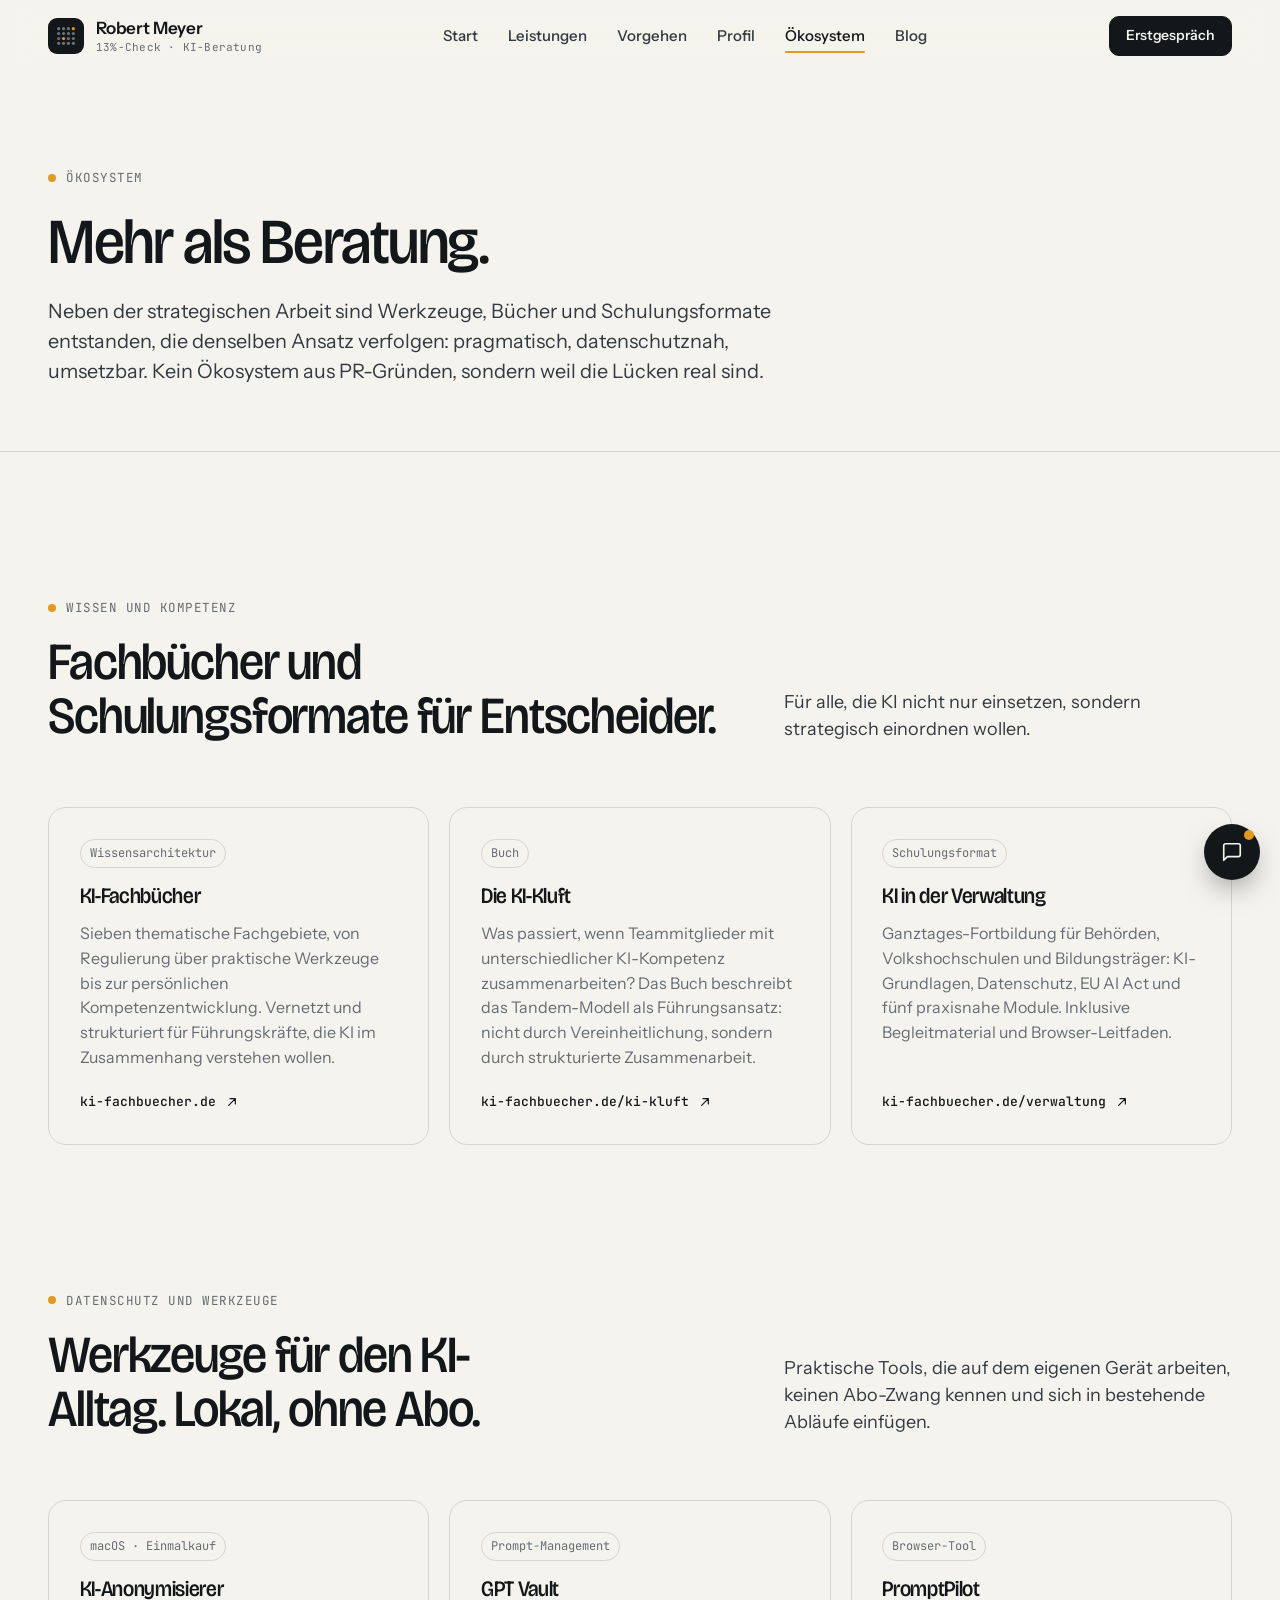
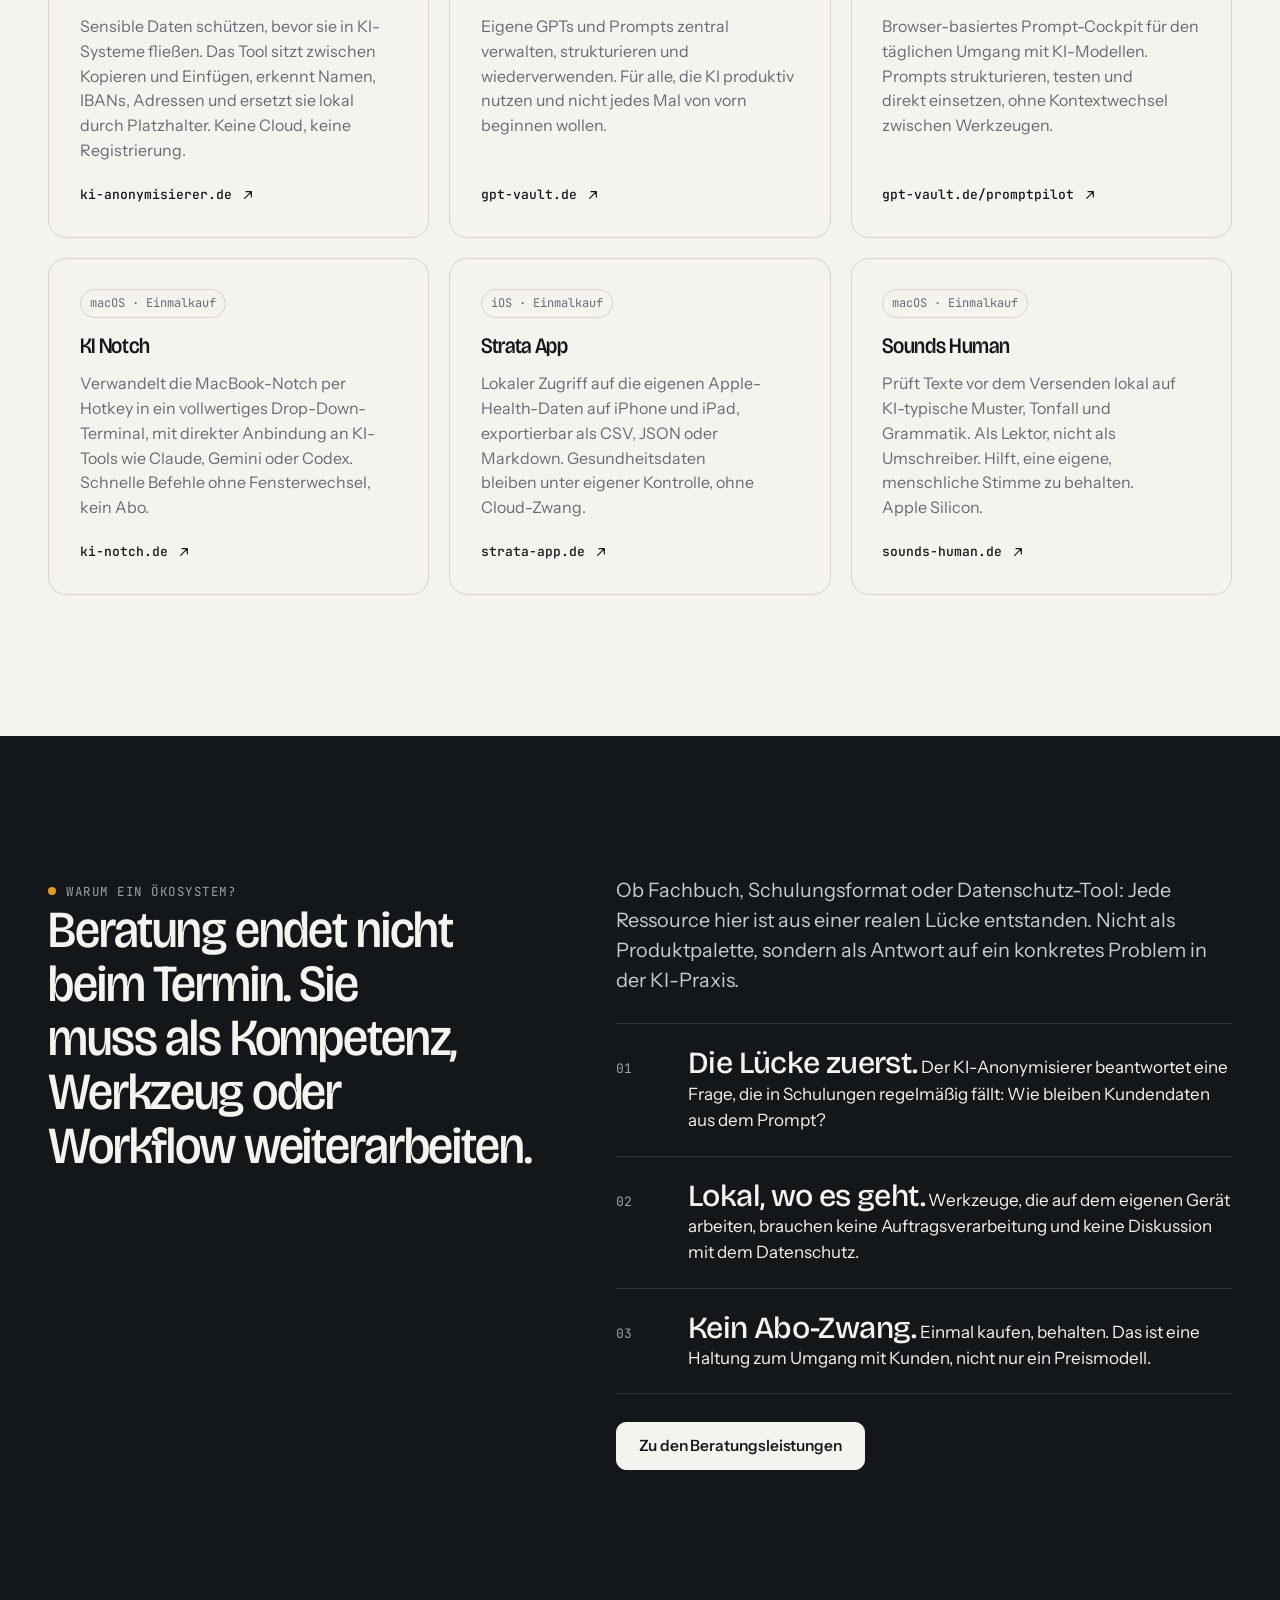
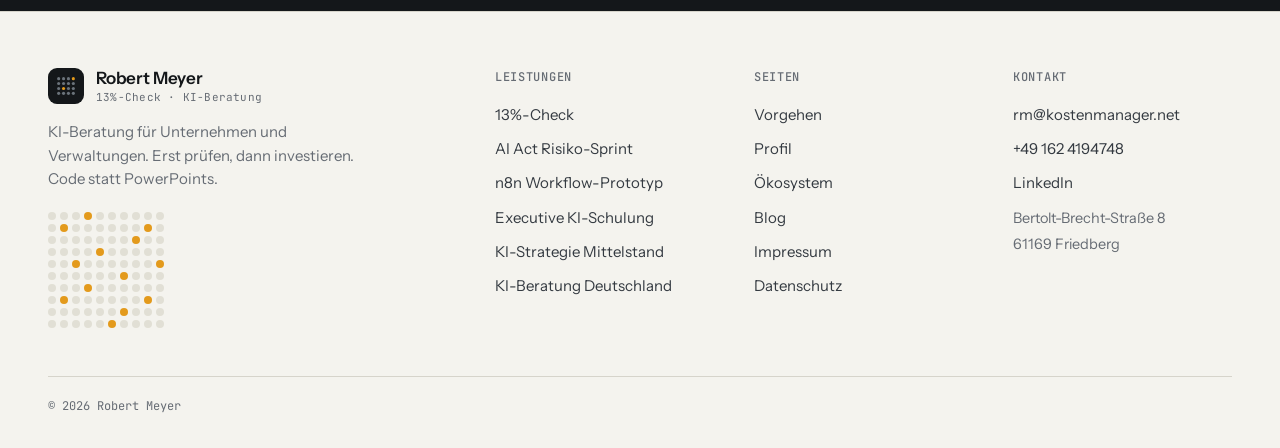
<file: oekosystem.html>
<!doctype html>
<html lang="de">
<head>
  <meta charset="utf-8">
  <meta name="viewport" content="width=device-width, initial-scale=1">
  <title>Ökosystem – Fachbücher, Schulungsformate und Datenschutz-Tools | Robert Meyer</title>
  <meta name="description" content="Neben der Beratung entstanden: KI-Fachbücher, ein Schulungsformat für Verwaltungen und lokal arbeitende Werkzeuge wie der KI-Anonymisierer. Pragmatisch, datenschutznah, umsetzbar.">
  <link rel="canonical" href="https://ki13prozent.de/oekosystem.html">
  <meta property="og:type" content="website">
  <meta property="og:title" content="Ökosystem – Mehr als Beratung">
  <meta property="og:description" content="Fachbücher, Schulungsformate und Datenschutz-Tools, die denselben Ansatz verfolgen wie die Beratung.">
  <meta property="og:url" content="https://ki13prozent.de/oekosystem.html">
  <meta property="og:image" content="https://ki13prozent.de/assets/og-image.png">
  <meta property="og:locale" content="de_DE">
  <meta name="theme-color" content="#14171a">
  <link rel="icon" href="assets/favicon.svg" type="image/svg+xml">
  <link rel="stylesheet" href="styles.css">
  <script defer src="https://cv.rm-on.de/script.js" data-website-id="077fc84e-d4f1-4861-a26e-9604ad4954e3"></script>
</head>
<body>
  <a class="skip-link" href="#main">Zum Inhalt springen</a>

  <header class="site-header" data-header>
    <div class="container nav-shell">
      <a class="brand" href="index.html" aria-label="Startseite Robert Meyer">
        <span class="brand-mark" aria-hidden="true">
          <svg viewBox="0 0 24 24" fill="none"><g fill="#6b737b"><circle cx="4" cy="4" r="1.7"/><circle cx="9.33" cy="4" r="1.7"/><circle cx="14.67" cy="4" r="1.7"/><circle cx="4" cy="9.33" r="1.7"/><circle cx="9.33" cy="9.33" r="1.7"/><circle cx="14.67" cy="9.33" r="1.7"/><circle cx="20" cy="9.33" r="1.7"/><circle cx="4" cy="14.67" r="1.7"/><circle cx="14.67" cy="14.67" r="1.7"/><circle cx="20" cy="14.67" r="1.7"/><circle cx="4" cy="20" r="1.7"/><circle cx="9.33" cy="20" r="1.7"/><circle cx="14.67" cy="20" r="1.7"/><circle cx="20" cy="20" r="1.7"/></g><g fill="#e39a1c"><circle cx="20" cy="4" r="1.7"/><circle cx="9.33" cy="14.67" r="1.7"/></g></svg>
        </span>
        <span>Robert Meyer<small>13%-Check · KI-Beratung</small></span>
      </a>
      <nav class="primary-nav" id="primary-nav" aria-label="Hauptnavigation">
        <a href="index.html">Start</a>
        <a href="services.html">Leistungen</a>
        <a href="roadmap.html">Vorgehen</a>
        <a href="about.html">Profil</a>
        <a href="oekosystem.html">Ökosystem</a>
        <a href="blog.html">Blog</a>
      </nav>
      <div class="nav-actions">
        <button class="btn primary sm" type="button" data-open-contact>Erstgespräch</button>
        <button class="menu-toggle" type="button" data-menu-toggle aria-label="Menü öffnen" aria-expanded="false" aria-controls="primary-nav"><span></span></button>
      </div>
    </div>
  </header>

  <main id="main">
    <section class="page-hero">
      <div class="container">
        <p class="eyebrow">Ökosystem</p>
        <h1>Mehr als Beratung.</h1>
        <p class="lead">Neben der strategischen Arbeit sind Werkzeuge, Bücher und Schulungsformate entstanden, die denselben Ansatz verfolgen: pragmatisch, datenschutznah, umsetzbar. Kein Ökosystem aus PR-Gründen, sondern weil die Lücken real sind.</p>
      </div>
    </section>

    <!-- WISSEN -->
    <section class="section">
      <div class="container">
        <div class="section-head">
          <div>
            <p class="eyebrow">Wissen und Kompetenz</p>
            <h2>Fachbücher und Schulungsformate für Entscheider.</h2>
          </div>
          <p class="lead">Für alle, die KI nicht nur einsetzen, sondern strategisch einordnen wollen.</p>
        </div>
        <div class="eco-grid">
          <a class="card eco-card hover reveal" href="https://ki-fachbuecher.de" target="_blank" rel="noopener">
            <span class="tag">Wissensarchitektur</span>
            <div>
              <h3>KI-Fachbücher</h3>
              <p>Sieben thematische Fachgebiete, von Regulierung über praktische Werkzeuge bis zur persönlichen Kompetenzentwicklung. Vernetzt und strukturiert für Führungskräfte, die KI im Zusammenhang verstehen wollen.</p>
            </div>
            <span class="link-arrow">ki-fachbuecher.de <svg viewBox="0 0 24 24" fill="none" aria-hidden="true"><path d="M7 17 17 7M9 7h8v8" stroke="currentColor" stroke-width="1.8" stroke-linecap="round" stroke-linejoin="round"/></svg></span>
          </a>
          <a class="card eco-card hover reveal" href="https://ki-fachbuecher.de/ki-kluft/" target="_blank" rel="noopener" style="--d:1">
            <span class="tag">Buch</span>
            <div>
              <h3>Die KI-Kluft</h3>
              <p>Was passiert, wenn Teammitglieder mit unterschiedlicher KI-Kompetenz zusammenarbeiten? Das Buch beschreibt das Tandem-Modell als Führungsansatz: nicht durch Vereinheitlichung, sondern durch strukturierte Zusammenarbeit.</p>
            </div>
            <span class="link-arrow">ki-fachbuecher.de/ki-kluft <svg viewBox="0 0 24 24" fill="none" aria-hidden="true"><path d="M7 17 17 7M9 7h8v8" stroke="currentColor" stroke-width="1.8" stroke-linecap="round" stroke-linejoin="round"/></svg></span>
          </a>
          <a class="card eco-card hover reveal" href="https://ki-fachbuecher.de/verwaltung/" target="_blank" rel="noopener" style="--d:2">
            <span class="tag">Schulungsformat</span>
            <div>
              <h3>KI in der Verwaltung</h3>
              <p>Ganztages-Fortbildung für Behörden, Volkshochschulen und Bildungsträger: KI-Grundlagen, Datenschutz, EU AI Act und fünf praxisnahe Module. Inklusive Begleitmaterial und Browser-Leitfaden.</p>
            </div>
            <span class="link-arrow">ki-fachbuecher.de/verwaltung <svg viewBox="0 0 24 24" fill="none" aria-hidden="true"><path d="M7 17 17 7M9 7h8v8" stroke="currentColor" stroke-width="1.8" stroke-linecap="round" stroke-linejoin="round"/></svg></span>
          </a>
        </div>
      </div>
    </section>

    <!-- TOOLS -->
    <section class="section">
      <div class="container">
        <div class="section-head">
          <div>
            <p class="eyebrow">Datenschutz und Werkzeuge</p>
            <h2>Werkzeuge für den KI-Alltag. Lokal, ohne Abo.</h2>
          </div>
          <p class="lead">Praktische Tools, die auf dem eigenen Gerät arbeiten, keinen Abo-Zwang kennen und sich in bestehende Abläufe einfügen.</p>
        </div>
        <div class="eco-grid">
          <a class="card eco-card hover reveal" href="https://ki-anonymisierer.de" target="_blank" rel="noopener">
            <span class="tag">macOS · Einmalkauf</span>
            <div>
              <h3>KI-Anonymisierer</h3>
              <p>Sensible Daten schützen, bevor sie in KI-Systeme fließen. Das Tool sitzt zwischen Kopieren und Einfügen, erkennt Namen, IBANs, Adressen und ersetzt sie lokal durch Platzhalter. Keine Cloud, keine Registrierung.</p>
            </div>
            <span class="link-arrow">ki-anonymisierer.de <svg viewBox="0 0 24 24" fill="none" aria-hidden="true"><path d="M7 17 17 7M9 7h8v8" stroke="currentColor" stroke-width="1.8" stroke-linecap="round" stroke-linejoin="round"/></svg></span>
          </a>
          <a class="card eco-card hover reveal" href="https://gpt-vault.de" target="_blank" rel="noopener" style="--d:1">
            <span class="tag">Prompt-Management</span>
            <div>
              <h3>GPT Vault</h3>
              <p>Eigene GPTs und Prompts zentral verwalten, strukturieren und wiederverwenden. Für alle, die KI produktiv nutzen und nicht jedes Mal von vorn beginnen wollen.</p>
            </div>
            <span class="link-arrow">gpt-vault.de <svg viewBox="0 0 24 24" fill="none" aria-hidden="true"><path d="M7 17 17 7M9 7h8v8" stroke="currentColor" stroke-width="1.8" stroke-linecap="round" stroke-linejoin="round"/></svg></span>
          </a>
          <a class="card eco-card hover reveal" href="https://gpt-vault.de/promptpilot" target="_blank" rel="noopener" style="--d:2">
            <span class="tag">Browser-Tool</span>
            <div>
              <h3>PromptPilot</h3>
              <p>Browser-basiertes Prompt-Cockpit für den täglichen Umgang mit KI-Modellen. Prompts strukturieren, testen und direkt einsetzen, ohne Kontextwechsel zwischen Werkzeugen.</p>
            </div>
            <span class="link-arrow">gpt-vault.de/promptpilot <svg viewBox="0 0 24 24" fill="none" aria-hidden="true"><path d="M7 17 17 7M9 7h8v8" stroke="currentColor" stroke-width="1.8" stroke-linecap="round" stroke-linejoin="round"/></svg></span>
          </a>
          <a class="card eco-card hover reveal" href="https://ki-notch.de" target="_blank" rel="noopener">
            <span class="tag">macOS · Einmalkauf</span>
            <div>
              <h3>KI Notch</h3>
              <p>Verwandelt die MacBook-Notch per Hotkey in ein vollwertiges Drop-Down-Terminal, mit direkter Anbindung an KI-Tools wie Claude, Gemini oder Codex. Schnelle Befehle ohne Fensterwechsel, kein Abo.</p>
            </div>
            <span class="link-arrow">ki-notch.de <svg viewBox="0 0 24 24" fill="none" aria-hidden="true"><path d="M7 17 17 7M9 7h8v8" stroke="currentColor" stroke-width="1.8" stroke-linecap="round" stroke-linejoin="round"/></svg></span>
          </a>
          <a class="card eco-card hover reveal" href="https://strata-app.de" target="_blank" rel="noopener" style="--d:1">
            <span class="tag">iOS · Einmalkauf</span>
            <div>
              <h3>Strata App</h3>
              <p>Lokaler Zugriff auf die eigenen Apple-Health-Daten auf iPhone und iPad, exportierbar als CSV, JSON oder Markdown. Gesundheitsdaten bleiben unter eigener Kontrolle, ohne Cloud-Zwang.</p>
            </div>
            <span class="link-arrow">strata-app.de <svg viewBox="0 0 24 24" fill="none" aria-hidden="true"><path d="M7 17 17 7M9 7h8v8" stroke="currentColor" stroke-width="1.8" stroke-linecap="round" stroke-linejoin="round"/></svg></span>
          </a>
          <a class="card eco-card hover reveal" href="https://sounds-human.de" target="_blank" rel="noopener" style="--d:2">
            <span class="tag">macOS · Einmalkauf</span>
            <div>
              <h3>Sounds Human</h3>
              <p>Prüft Texte vor dem Versenden lokal auf KI-typische Muster, Tonfall und Grammatik. Als Lektor, nicht als Umschreiber. Hilft, eine eigene, menschliche Stimme zu behalten. Apple Silicon.</p>
            </div>
            <span class="link-arrow">sounds-human.de <svg viewBox="0 0 24 24" fill="none" aria-hidden="true"><path d="M7 17 17 7M9 7h8v8" stroke="currentColor" stroke-width="1.8" stroke-linecap="round" stroke-linejoin="round"/></svg></span>
          </a>
        </div>
      </div>
    </section>

    <!-- WARUM -->
    <section class="section dark">
      <div class="container">
        <div class="principle">
          <div class="sticky">
            <p class="eyebrow">Warum ein Ökosystem?</p>
            <h2>Beratung endet nicht beim Termin. Sie muss als Kompetenz, Werkzeug oder Workflow weiterarbeiten.</h2>
          </div>
          <div>
            <p class="lead">Ob Fachbuch, Schulungsformat oder Datenschutz-Tool: Jede Ressource hier ist aus einer realen Lücke entstanden. Nicht als Produktpalette, sondern als Antwort auf ein konkretes Problem in der KI-Praxis.</p>
            <ul class="manifest" style="margin-top:28px">
              <li><span class="num">01</span><span><strong>Die Lücke zuerst.</strong> Der KI-Anonymisierer beantwortet eine Frage, die in Schulungen regelmäßig fällt: Wie bleiben Kundendaten aus dem Prompt?</span></li>
              <li><span class="num">02</span><span><strong>Lokal, wo es geht.</strong> Werkzeuge, die auf dem eigenen Gerät arbeiten, brauchen keine Auftragsverarbeitung und keine Diskussion mit dem Datenschutz.</span></li>
              <li><span class="num">03</span><span><strong>Kein Abo-Zwang.</strong> Einmal kaufen, behalten. Das ist eine Haltung zum Umgang mit Kunden, nicht nur ein Preismodell.</span></li>
            </ul>
            <div class="hero-actions" style="margin-top:28px">
              <a class="btn primary" href="services.html">Zu den Beratungsleistungen</a>
            </div>
          </div>
        </div>
      </div>
    </section>
  </main>

  <footer class="site-footer">
    <div class="container footer-grid">
      <div class="footer-brand">
        <a class="brand" href="index.html">
          <span class="brand-mark" aria-hidden="true">
            <svg viewBox="0 0 24 24" fill="none"><g fill="#6b737b"><circle cx="4" cy="4" r="1.7"/><circle cx="9.33" cy="4" r="1.7"/><circle cx="14.67" cy="4" r="1.7"/><circle cx="4" cy="9.33" r="1.7"/><circle cx="9.33" cy="9.33" r="1.7"/><circle cx="14.67" cy="9.33" r="1.7"/><circle cx="20" cy="9.33" r="1.7"/><circle cx="4" cy="14.67" r="1.7"/><circle cx="14.67" cy="14.67" r="1.7"/><circle cx="20" cy="14.67" r="1.7"/><circle cx="4" cy="20" r="1.7"/><circle cx="9.33" cy="20" r="1.7"/><circle cx="14.67" cy="20" r="1.7"/><circle cx="20" cy="20" r="1.7"/></g><g fill="#e39a1c"><circle cx="20" cy="4" r="1.7"/><circle cx="9.33" cy="14.67" r="1.7"/></g></svg>
          </span>
          <span>Robert Meyer<small>13%-Check · KI-Beratung</small></span>
        </a>
        <p>KI-Beratung für Unternehmen und Verwaltungen. Erst prüfen, dann investieren. Code statt PowerPoints.</p>
        <div class="footer-dots" data-dots-mini aria-hidden="true"></div>
      </div>
      <div>
        <h4>Leistungen</h4>
        <ul>
          <li><a href="services.html#check">13%-Check</a></li>
          <li><a href="eu-ai-act-beratung.html">AI Act Risiko-Sprint</a></li>
          <li><a href="n8n-automatisierung.html">n8n Workflow-Prototyp</a></li>
          <li><a href="ki-schulung-verwaltung.html">Executive KI-Schulung</a></li>
          <li><a href="ki-strategie-mittelstand.html">KI-Strategie Mittelstand</a></li>
          <li><a href="ki-beratung.html">KI-Beratung Deutschland</a></li>
        </ul>
      </div>
      <div>
        <h4>Seiten</h4>
        <ul>
          <li><a href="roadmap.html">Vorgehen</a></li>
          <li><a href="about.html">Profil</a></li>
          <li><a href="oekosystem.html">Ökosystem</a></li>
          <li><a href="blog.html">Blog</a></li>
          <li><a href="impressum.html">Impressum</a></li>
          <li><a href="datenschutz.html">Datenschutz</a></li>
        </ul>
      </div>
      <div>
        <h4>Kontakt</h4>
        <ul>
          <li><a href="mailto:rm@kostenmanager.net">rm@kostenmanager.net</a></li>
          <li><a href="tel:+491624194748">+49 162 4194748</a></li>
          <li><a href="https://www.linkedin.com/in/robert-meyer-666b39315" target="_blank" rel="noopener">LinkedIn</a></li>
          <li><span class="muted small">Bertolt-Brecht-Straße 8<br>61169 Friedberg</span></li>
        </ul>
      </div>
    </div>
    <div class="container footer-bottom">
      <span>© 2026 Robert Meyer</span>
    </div>
  </footer>

  <script src="app.js"></script>
</body>
</html>
</file>
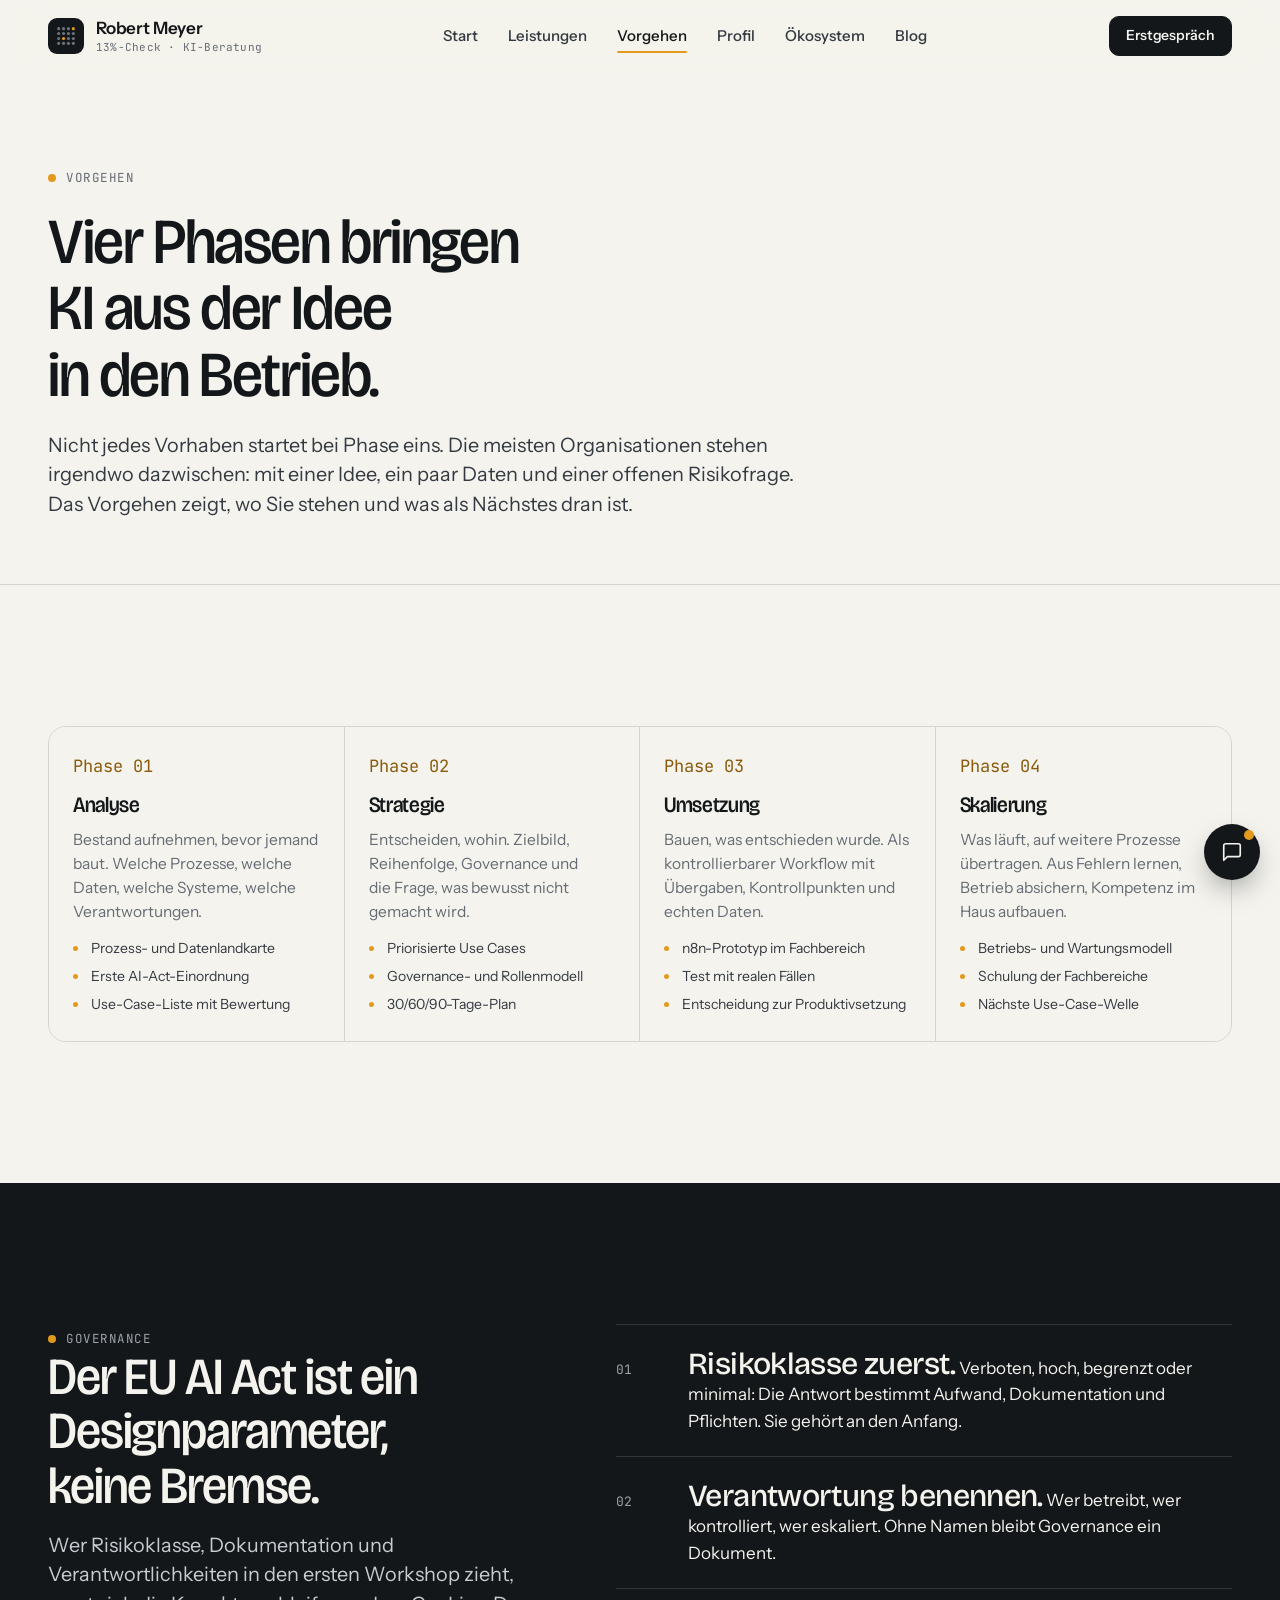
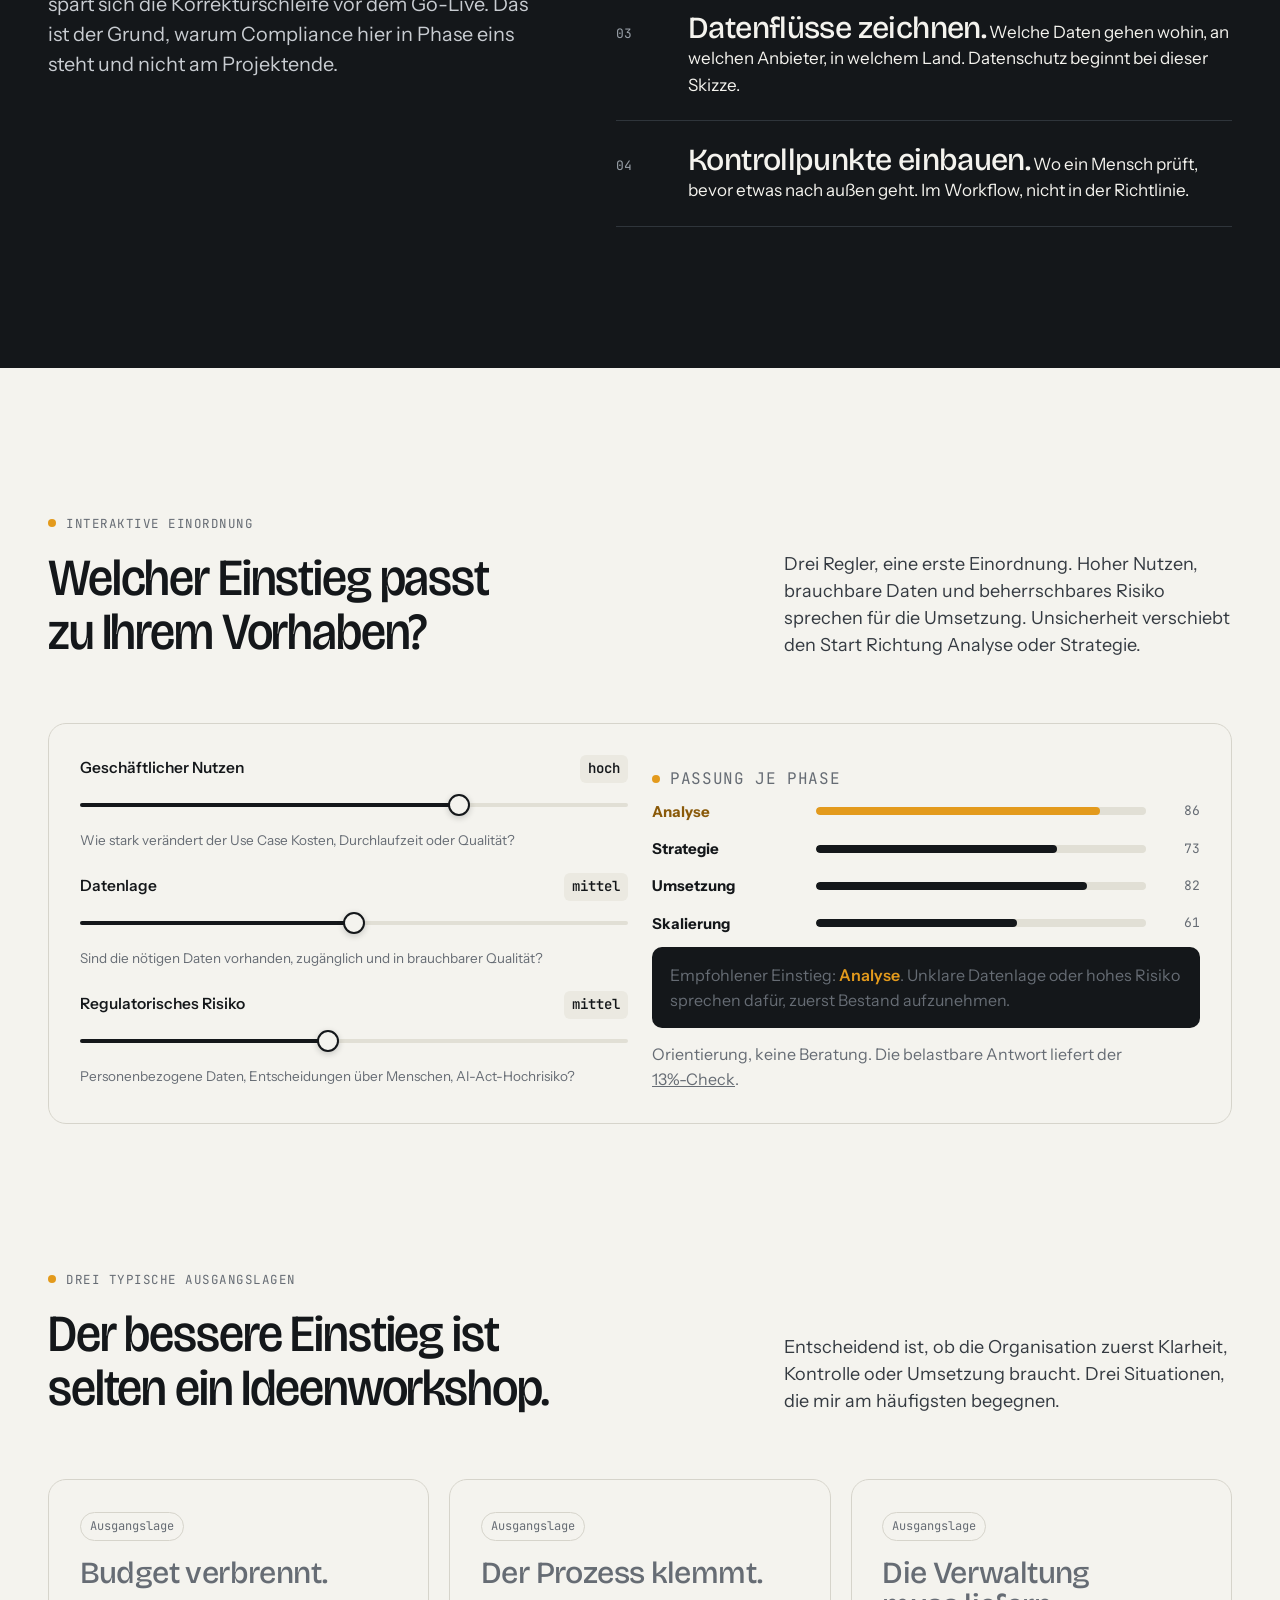
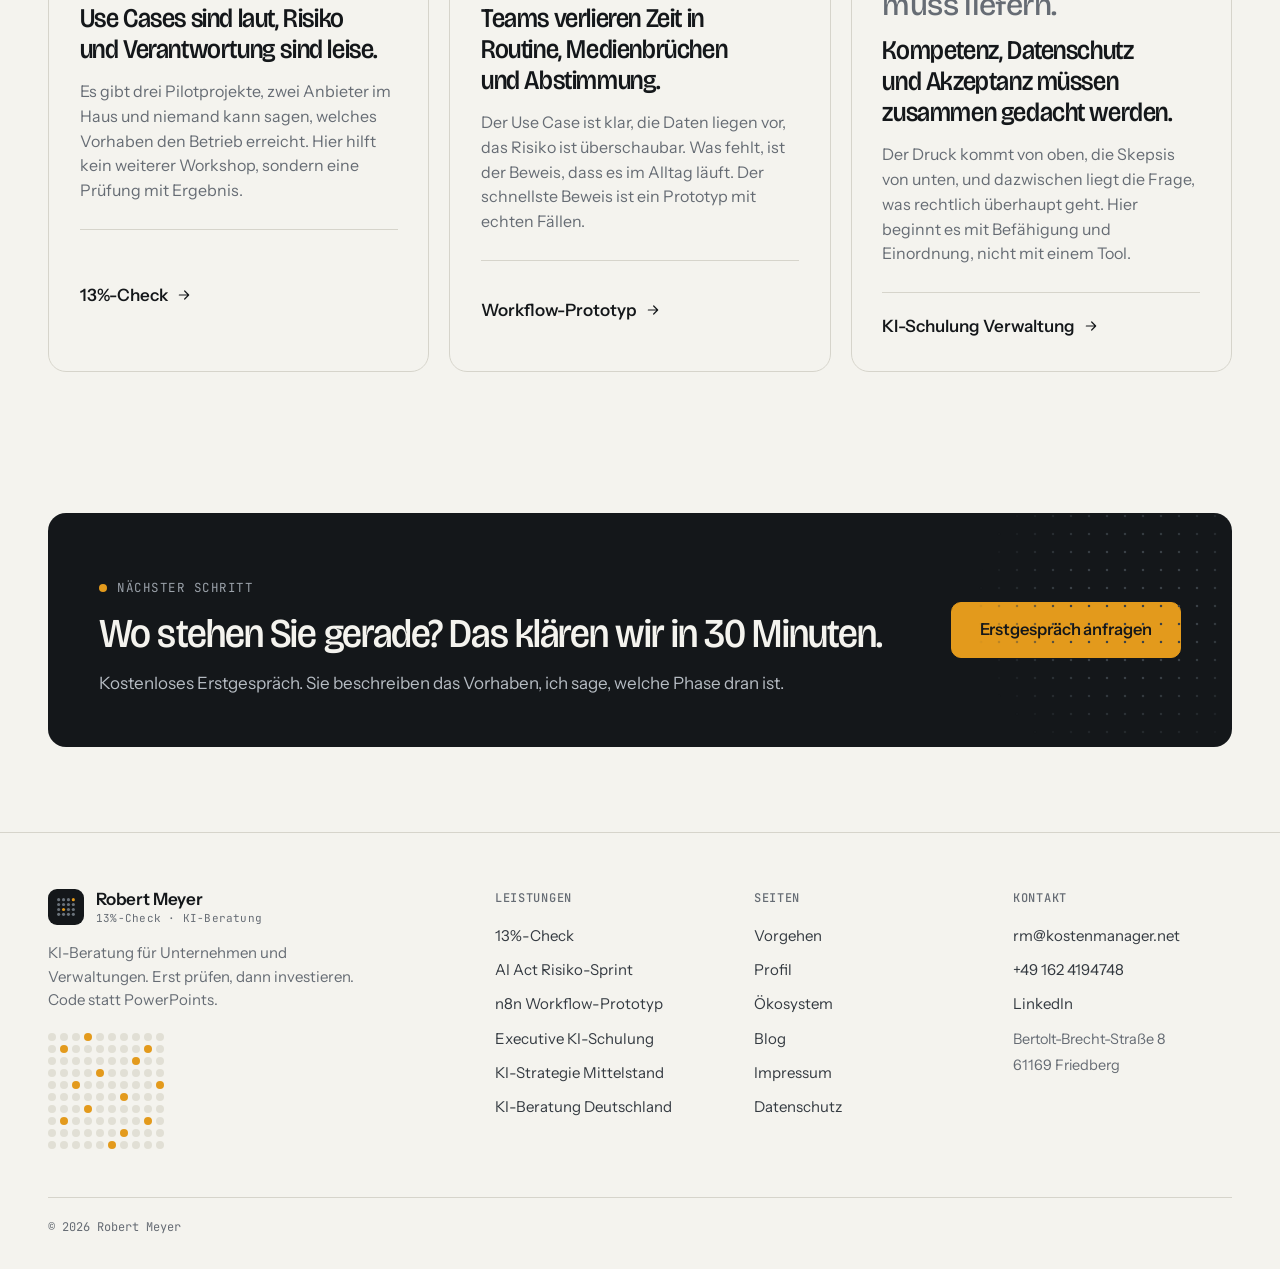
<file: roadmap.html>
<!doctype html>
<html lang="de">
<head>
  <meta charset="utf-8">
  <meta name="viewport" content="width=device-width, initial-scale=1">
  <title>Vorgehen – Vier Phasen von der Idee in den Betrieb | Robert Meyer</title>
  <meta name="description" content="Analyse, Strategie, Umsetzung, Skalierung: So kommt KI aus der Idee in den Betrieb. Mit interaktiver Einordnung, welcher Einstieg zu Ihrem Vorhaben passt.">
  <link rel="canonical" href="https://ki13prozent.de/roadmap.html">
  <meta property="og:type" content="website">
  <meta property="og:title" content="Vorgehen – Vier Phasen von der Idee in den Betrieb">
  <meta property="og:description" content="Analyse, Strategie, Umsetzung, Skalierung. Welcher Einstieg passt zu Ihrem Vorhaben?">
  <meta property="og:url" content="https://ki13prozent.de/roadmap.html">
  <meta property="og:image" content="https://ki13prozent.de/assets/og-image.png">
  <meta property="og:locale" content="de_DE">
  <meta name="theme-color" content="#14171a">
  <link rel="icon" href="assets/favicon.svg" type="image/svg+xml">
  <link rel="stylesheet" href="styles.css">
  <script defer src="https://cv.rm-on.de/script.js" data-website-id="077fc84e-d4f1-4861-a26e-9604ad4954e3"></script>
</head>
<body>
  <a class="skip-link" href="#main">Zum Inhalt springen</a>

  <header class="site-header" data-header>
    <div class="container nav-shell">
      <a class="brand" href="index.html" aria-label="Startseite Robert Meyer">
        <span class="brand-mark" aria-hidden="true">
          <svg viewBox="0 0 24 24" fill="none"><g fill="#6b737b"><circle cx="4" cy="4" r="1.7"/><circle cx="9.33" cy="4" r="1.7"/><circle cx="14.67" cy="4" r="1.7"/><circle cx="4" cy="9.33" r="1.7"/><circle cx="9.33" cy="9.33" r="1.7"/><circle cx="14.67" cy="9.33" r="1.7"/><circle cx="20" cy="9.33" r="1.7"/><circle cx="4" cy="14.67" r="1.7"/><circle cx="14.67" cy="14.67" r="1.7"/><circle cx="20" cy="14.67" r="1.7"/><circle cx="4" cy="20" r="1.7"/><circle cx="9.33" cy="20" r="1.7"/><circle cx="14.67" cy="20" r="1.7"/><circle cx="20" cy="20" r="1.7"/></g><g fill="#e39a1c"><circle cx="20" cy="4" r="1.7"/><circle cx="9.33" cy="14.67" r="1.7"/></g></svg>
        </span>
        <span>Robert Meyer<small>13%-Check · KI-Beratung</small></span>
      </a>
      <nav class="primary-nav" id="primary-nav" aria-label="Hauptnavigation">
        <a href="index.html">Start</a>
        <a href="services.html">Leistungen</a>
        <a href="roadmap.html">Vorgehen</a>
        <a href="about.html">Profil</a>
        <a href="oekosystem.html">Ökosystem</a>
        <a href="blog.html">Blog</a>
      </nav>
      <div class="nav-actions">
        <button class="btn primary sm" type="button" data-open-contact>Erstgespräch</button>
        <button class="menu-toggle" type="button" data-menu-toggle aria-label="Menü öffnen" aria-expanded="false" aria-controls="primary-nav"><span></span></button>
      </div>
    </div>
  </header>

  <main id="main">
    <section class="page-hero">
      <div class="container">
        <p class="eyebrow">Vorgehen</p>
        <h1>Vier Phasen bringen KI aus der Idee in den Betrieb.</h1>
        <p class="lead">Nicht jedes Vorhaben startet bei Phase eins. Die meisten Organisationen stehen irgendwo dazwischen: mit einer Idee, ein paar Daten und einer offenen Risikofrage. Das Vorgehen zeigt, wo Sie stehen und was als Nächstes dran ist.</p>
      </div>
    </section>

    <!-- PHASEN -->
    <section class="section">
      <div class="container">
        <div class="phases-4 reveal">
          <article>
            <span class="num">Phase 01</span>
            <h3>Analyse</h3>
            <p>Bestand aufnehmen, bevor jemand baut. Welche Prozesse, welche Daten, welche Systeme, welche Verantwortungen.</p>
            <ul>
              <li>Prozess- und Datenlandkarte</li>
              <li>Erste AI-Act-Einordnung</li>
              <li>Use-Case-Liste mit Bewertung</li>
            </ul>
          </article>
          <article>
            <span class="num">Phase 02</span>
            <h3>Strategie</h3>
            <p>Entscheiden, wohin. Zielbild, Reihenfolge, Governance und die Frage, was bewusst nicht gemacht wird.</p>
            <ul>
              <li>Priorisierte Use Cases</li>
              <li>Governance- und Rollenmodell</li>
              <li>30/60/90-Tage-Plan</li>
            </ul>
          </article>
          <article>
            <span class="num">Phase 03</span>
            <h3>Umsetzung</h3>
            <p>Bauen, was entschieden wurde. Als kontrollierbarer Workflow mit Übergaben, Kontrollpunkten und echten Daten.</p>
            <ul>
              <li>n8n-Prototyp im Fachbereich</li>
              <li>Test mit realen Fällen</li>
              <li>Entscheidung zur Produktivsetzung</li>
            </ul>
          </article>
          <article>
            <span class="num">Phase 04</span>
            <h3>Skalierung</h3>
            <p>Was läuft, auf weitere Prozesse übertragen. Aus Fehlern lernen, Betrieb absichern, Kompetenz im Haus aufbauen.</p>
            <ul>
              <li>Betriebs- und Wartungsmodell</li>
              <li>Schulung der Fachbereiche</li>
              <li>Nächste Use-Case-Welle</li>
            </ul>
          </article>
        </div>
      </div>
    </section>

    <!-- GOVERNANCE -->
    <section class="section dark">
      <div class="container">
        <div class="principle">
          <div class="sticky">
            <p class="eyebrow">Governance</p>
            <h2>Der EU AI Act ist ein Designparameter, keine Bremse.</h2>
            <p class="lead" style="margin-top:18px">Wer Risikoklasse, Dokumentation und Verantwortlichkeiten in den ersten Workshop zieht, spart sich die Korrekturschleife vor dem Go-Live. Das ist der Grund, warum Compliance hier in Phase eins steht und nicht am Projektende.</p>
          </div>
          <ul class="manifest">
            <li><span class="num">01</span><span><strong>Risikoklasse zuerst.</strong> Verboten, hoch, begrenzt oder minimal: Die Antwort bestimmt Aufwand, Dokumentation und Pflichten. Sie gehört an den Anfang.</span></li>
            <li><span class="num">02</span><span><strong>Verantwortung benennen.</strong> Wer betreibt, wer kontrolliert, wer eskaliert. Ohne Namen bleibt Governance ein Dokument.</span></li>
            <li><span class="num">03</span><span><strong>Datenflüsse zeichnen.</strong> Welche Daten gehen wohin, an welchen Anbieter, in welchem Land. Datenschutz beginnt bei dieser Skizze.</span></li>
            <li><span class="num">04</span><span><strong>Kontrollpunkte einbauen.</strong> Wo ein Mensch prüft, bevor etwas nach außen geht. Im Workflow, nicht in der Richtlinie.</span></li>
          </ul>
        </div>
      </div>
    </section>

    <!-- PRIORISIERUNG -->
    <section class="section" id="einstieg">
      <div class="container">
        <div class="section-head">
          <div>
            <p class="eyebrow">Interaktive Einordnung</p>
            <h2>Welcher Einstieg passt zu Ihrem Vorhaben?</h2>
          </div>
          <p class="lead">Drei Regler, eine erste Einordnung. Hoher Nutzen, brauchbare Daten und beherrschbares Risiko sprechen für die Umsetzung. Unsicherheit verschiebt den Start Richtung Analyse oder Strategie.</p>
        </div>
        <div class="card priority reveal" data-priority>
          <div class="roi-form">
            <div class="range-field">
              <label for="p-impact"><span>Geschäftlicher Nutzen</span><output data-out="impact">hoch</output></label>
              <input type="range" id="p-impact" min="0" max="100" value="70" aria-describedby="p-impact-hint">
              <p class="hint" id="p-impact-hint">Wie stark verändert der Use Case Kosten, Durchlaufzeit oder Qualität?</p>
            </div>
            <div class="range-field">
              <label for="p-data"><span>Datenlage</span><output data-out="data">mittel</output></label>
              <input type="range" id="p-data" min="0" max="100" value="50" aria-describedby="p-data-hint">
              <p class="hint" id="p-data-hint">Sind die nötigen Daten vorhanden, zugänglich und in brauchbarer Qualität?</p>
            </div>
            <div class="range-field">
              <label for="p-risk"><span>Regulatorisches Risiko</span><output data-out="risk">mittel</output></label>
              <input type="range" id="p-risk" min="0" max="100" value="45" aria-describedby="p-risk-hint">
              <p class="hint" id="p-risk-hint">Personenbezogene Daten, Entscheidungen über Menschen, AI-Act-Hochrisiko?</p>
            </div>
          </div>
          <div>
            <p class="eyebrow">Passung je Phase</p>
            <div class="score-rows">
              <div class="score-row" data-score-row="assessment"><strong>Analyse</strong><div class="track"><span></span></div><span class="num" data-score-value>0</span></div>
              <div class="score-row" data-score-row="strategy"><strong>Strategie</strong><div class="track"><span></span></div><span class="num" data-score-value>0</span></div>
              <div class="score-row" data-score-row="implementation"><strong>Umsetzung</strong><div class="track"><span></span></div><span class="num" data-score-value>0</span></div>
              <div class="score-row" data-score-row="innovation"><strong>Skalierung</strong><div class="track"><span></span></div><span class="num" data-score-value>0</span></div>
            </div>
            <p class="priority-out" data-priority-out aria-live="polite">Empfohlener Einstieg wird berechnet.</p>
            <p class="muted small" style="margin-top:14px">Orientierung, keine Beratung. Die belastbare Antwort liefert der <a href="services.html#check" style="text-decoration:underline">13%-Check</a>.</p>
          </div>
        </div>
      </div>
    </section>

    <!-- AUSGANGSLAGEN -->
    <section class="section">
      <div class="container">
        <div class="section-head">
          <div>
            <p class="eyebrow">Drei typische Ausgangslagen</p>
            <h2>Der bessere Einstieg ist selten ein Ideenworkshop.</h2>
          </div>
          <p class="lead">Entscheidend ist, ob die Organisation zuerst Klarheit, Kontrolle oder Umsetzung braucht. Drei Situationen, die mir am häufigsten begegnen.</p>
        </div>
        <div class="grid-3">
          <article class="card offer hover reveal">
            <div>
              <span class="tag">Ausgangslage</span>
              <p class="question">Budget verbrennt.</p>
              <h3>Use Cases sind laut, Risiko und Verantwortung sind leise.</h3>
              <p class="answer">Es gibt drei Pilotprojekte, zwei Anbieter im Haus und niemand kann sagen, welches Vorhaben den Betrieb erreicht. Hier hilft kein weiterer Workshop, sondern eine Prüfung mit Ergebnis.</p>
            </div>
            <div class="card-foot">
              <a class="link-arrow" href="services.html#check">13%-Check <svg viewBox="0 0 24 24" fill="none" aria-hidden="true"><path d="M5 12h14m-6-6 6 6-6 6" stroke="currentColor" stroke-width="1.8" stroke-linecap="round" stroke-linejoin="round"/></svg></a>
            </div>
          </article>
          <article class="card offer hover reveal" style="--d:1">
            <div>
              <span class="tag">Ausgangslage</span>
              <p class="question">Der Prozess klemmt.</p>
              <h3>Teams verlieren Zeit in Routine, Medienbrüchen und Abstimmung.</h3>
              <p class="answer">Der Use Case ist klar, die Daten liegen vor, das Risiko ist überschaubar. Was fehlt, ist der Beweis, dass es im Alltag läuft. Der schnellste Beweis ist ein Prototyp mit echten Fällen.</p>
            </div>
            <div class="card-foot">
              <a class="link-arrow" href="n8n-automatisierung.html">Workflow-Prototyp <svg viewBox="0 0 24 24" fill="none" aria-hidden="true"><path d="M5 12h14m-6-6 6 6-6 6" stroke="currentColor" stroke-width="1.8" stroke-linecap="round" stroke-linejoin="round"/></svg></a>
            </div>
          </article>
          <article class="card offer hover reveal" style="--d:2">
            <div>
              <span class="tag">Ausgangslage</span>
              <p class="question">Die Verwaltung muss liefern.</p>
              <h3>Kompetenz, Datenschutz und Akzeptanz müssen zusammen gedacht werden.</h3>
              <p class="answer">Der Druck kommt von oben, die Skepsis von unten, und dazwischen liegt die Frage, was rechtlich überhaupt geht. Hier beginnt es mit Befähigung und Einordnung, nicht mit einem Tool.</p>
            </div>
            <div class="card-foot">
              <a class="link-arrow" href="ki-schulung-verwaltung.html">KI-Schulung Verwaltung <svg viewBox="0 0 24 24" fill="none" aria-hidden="true"><path d="M5 12h14m-6-6 6 6-6 6" stroke="currentColor" stroke-width="1.8" stroke-linecap="round" stroke-linejoin="round"/></svg></a>
            </div>
          </article>
        </div>
      </div>
    </section>

    <section class="section tight">
      <div class="container cta-band reveal">
        <div>
          <p class="eyebrow" style="color:#9aa1a9">Nächster Schritt</p>
          <h2 style="margin-top:14px">Wo stehen Sie gerade? Das klären wir in 30 Minuten.</h2>
          <p>Kostenloses Erstgespräch. Sie beschreiben das Vorhaben, ich sage, welche Phase dran ist.</p>
        </div>
        <div class="actions">
          <button class="btn accent lg" type="button" data-open-contact>Erstgespräch anfragen</button>
        </div>
      </div>
    </section>
  </main>

  <footer class="site-footer">
    <div class="container footer-grid">
      <div class="footer-brand">
        <a class="brand" href="index.html">
          <span class="brand-mark" aria-hidden="true">
            <svg viewBox="0 0 24 24" fill="none"><g fill="#6b737b"><circle cx="4" cy="4" r="1.7"/><circle cx="9.33" cy="4" r="1.7"/><circle cx="14.67" cy="4" r="1.7"/><circle cx="4" cy="9.33" r="1.7"/><circle cx="9.33" cy="9.33" r="1.7"/><circle cx="14.67" cy="9.33" r="1.7"/><circle cx="20" cy="9.33" r="1.7"/><circle cx="4" cy="14.67" r="1.7"/><circle cx="14.67" cy="14.67" r="1.7"/><circle cx="20" cy="14.67" r="1.7"/><circle cx="4" cy="20" r="1.7"/><circle cx="9.33" cy="20" r="1.7"/><circle cx="14.67" cy="20" r="1.7"/><circle cx="20" cy="20" r="1.7"/></g><g fill="#e39a1c"><circle cx="20" cy="4" r="1.7"/><circle cx="9.33" cy="14.67" r="1.7"/></g></svg>
          </span>
          <span>Robert Meyer<small>13%-Check · KI-Beratung</small></span>
        </a>
        <p>KI-Beratung für Unternehmen und Verwaltungen. Erst prüfen, dann investieren. Code statt PowerPoints.</p>
        <div class="footer-dots" data-dots-mini aria-hidden="true"></div>
      </div>
      <div>
        <h4>Leistungen</h4>
        <ul>
          <li><a href="services.html#check">13%-Check</a></li>
          <li><a href="eu-ai-act-beratung.html">AI Act Risiko-Sprint</a></li>
          <li><a href="n8n-automatisierung.html">n8n Workflow-Prototyp</a></li>
          <li><a href="ki-schulung-verwaltung.html">Executive KI-Schulung</a></li>
          <li><a href="ki-strategie-mittelstand.html">KI-Strategie Mittelstand</a></li>
          <li><a href="ki-beratung.html">KI-Beratung Deutschland</a></li>
        </ul>
      </div>
      <div>
        <h4>Seiten</h4>
        <ul>
          <li><a href="roadmap.html">Vorgehen</a></li>
          <li><a href="about.html">Profil</a></li>
          <li><a href="oekosystem.html">Ökosystem</a></li>
          <li><a href="blog.html">Blog</a></li>
          <li><a href="impressum.html">Impressum</a></li>
          <li><a href="datenschutz.html">Datenschutz</a></li>
        </ul>
      </div>
      <div>
        <h4>Kontakt</h4>
        <ul>
          <li><a href="mailto:rm@kostenmanager.net">rm@kostenmanager.net</a></li>
          <li><a href="tel:+491624194748">+49 162 4194748</a></li>
          <li><a href="https://www.linkedin.com/in/robert-meyer-666b39315" target="_blank" rel="noopener">LinkedIn</a></li>
          <li><span class="muted small">Bertolt-Brecht-Straße 8<br>61169 Friedberg</span></li>
        </ul>
      </div>
    </div>
    <div class="container footer-bottom">
      <span>© 2026 Robert Meyer</span>
    </div>
  </footer>

  <script src="app.js"></script>
</body>
</html>
</file>
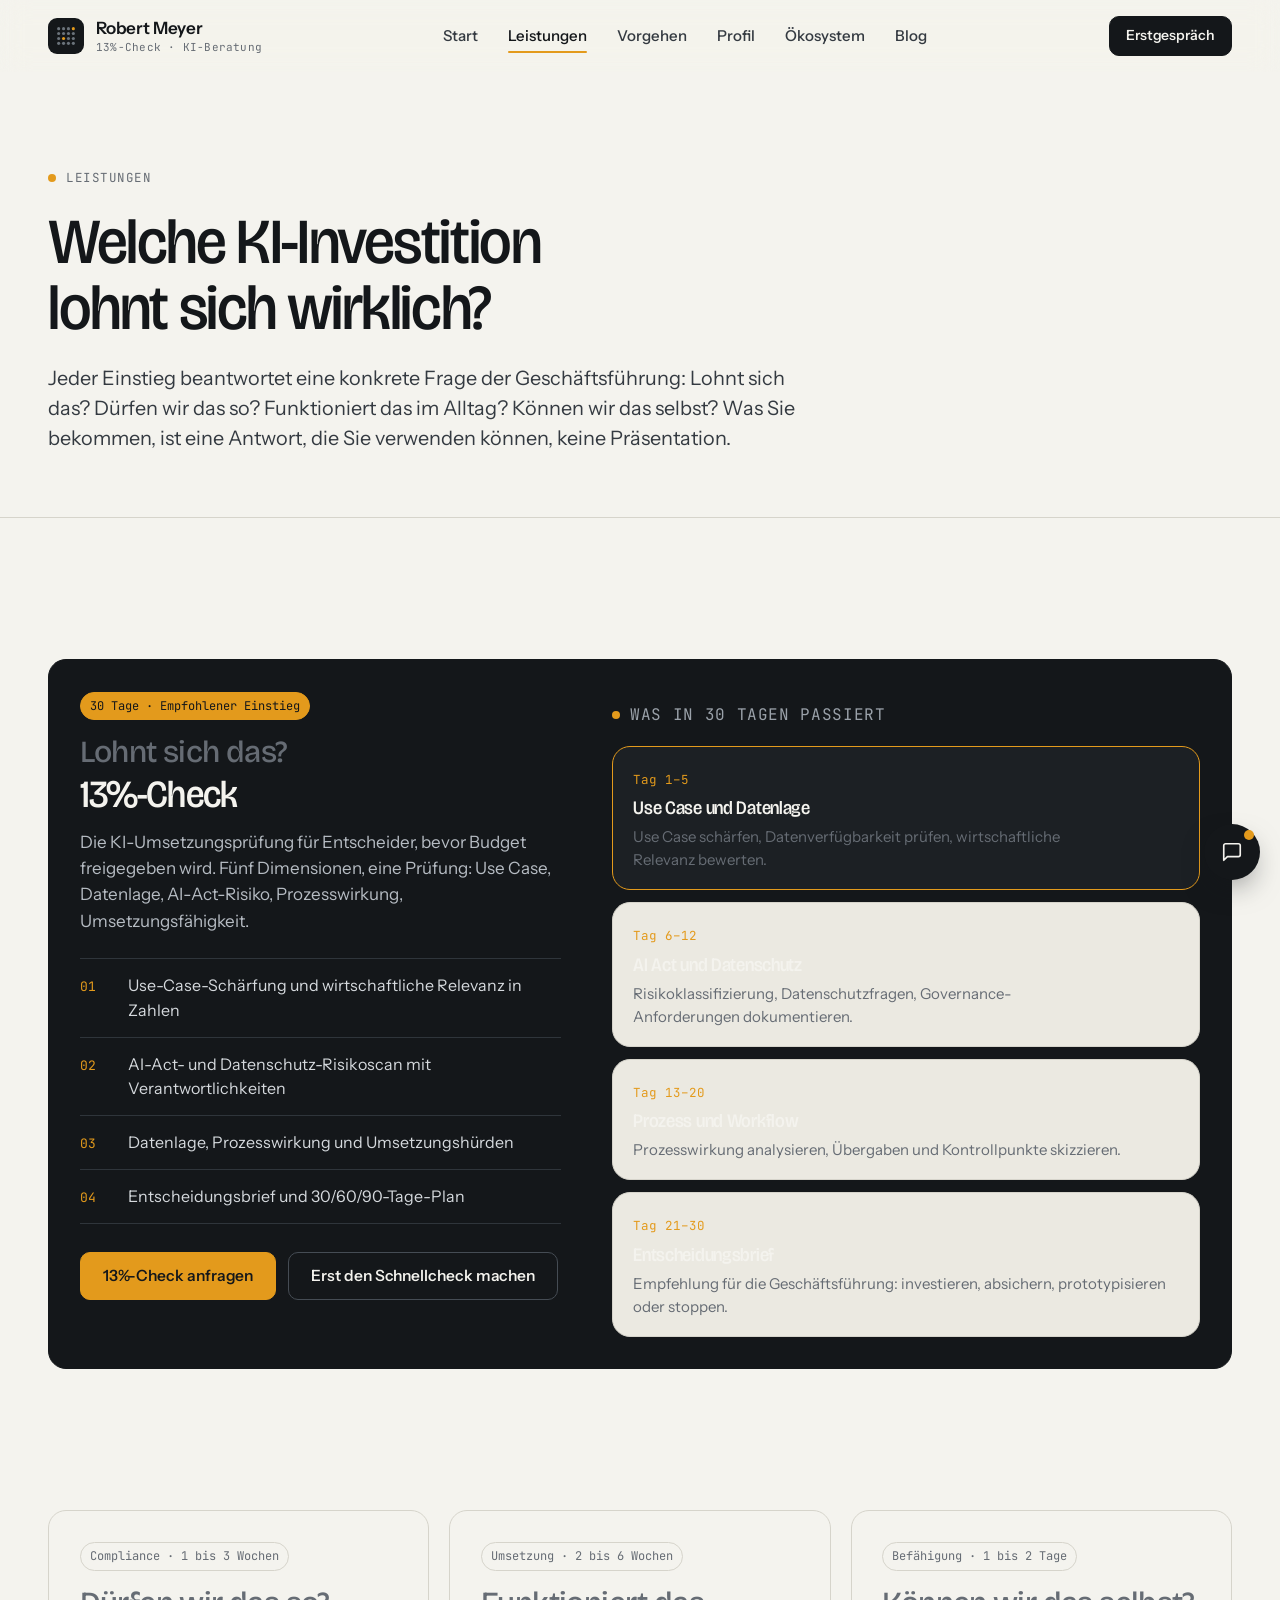
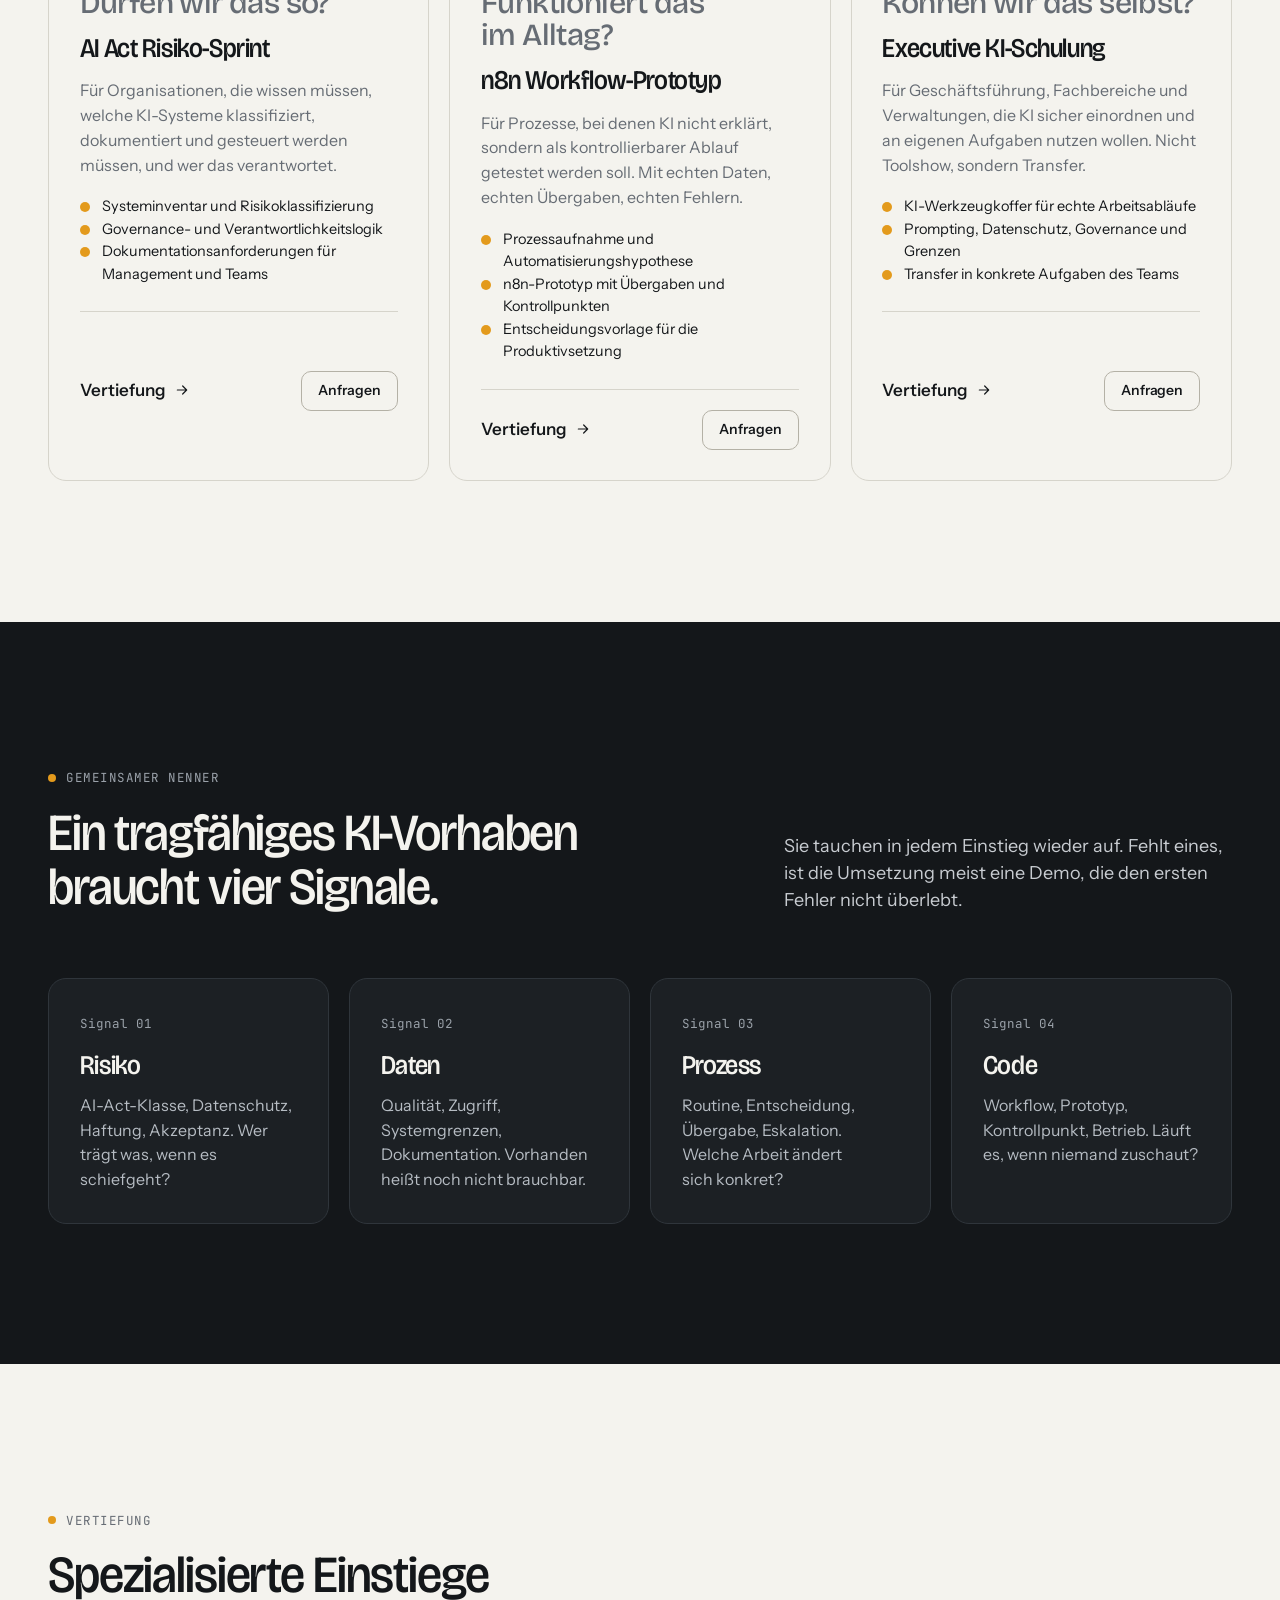
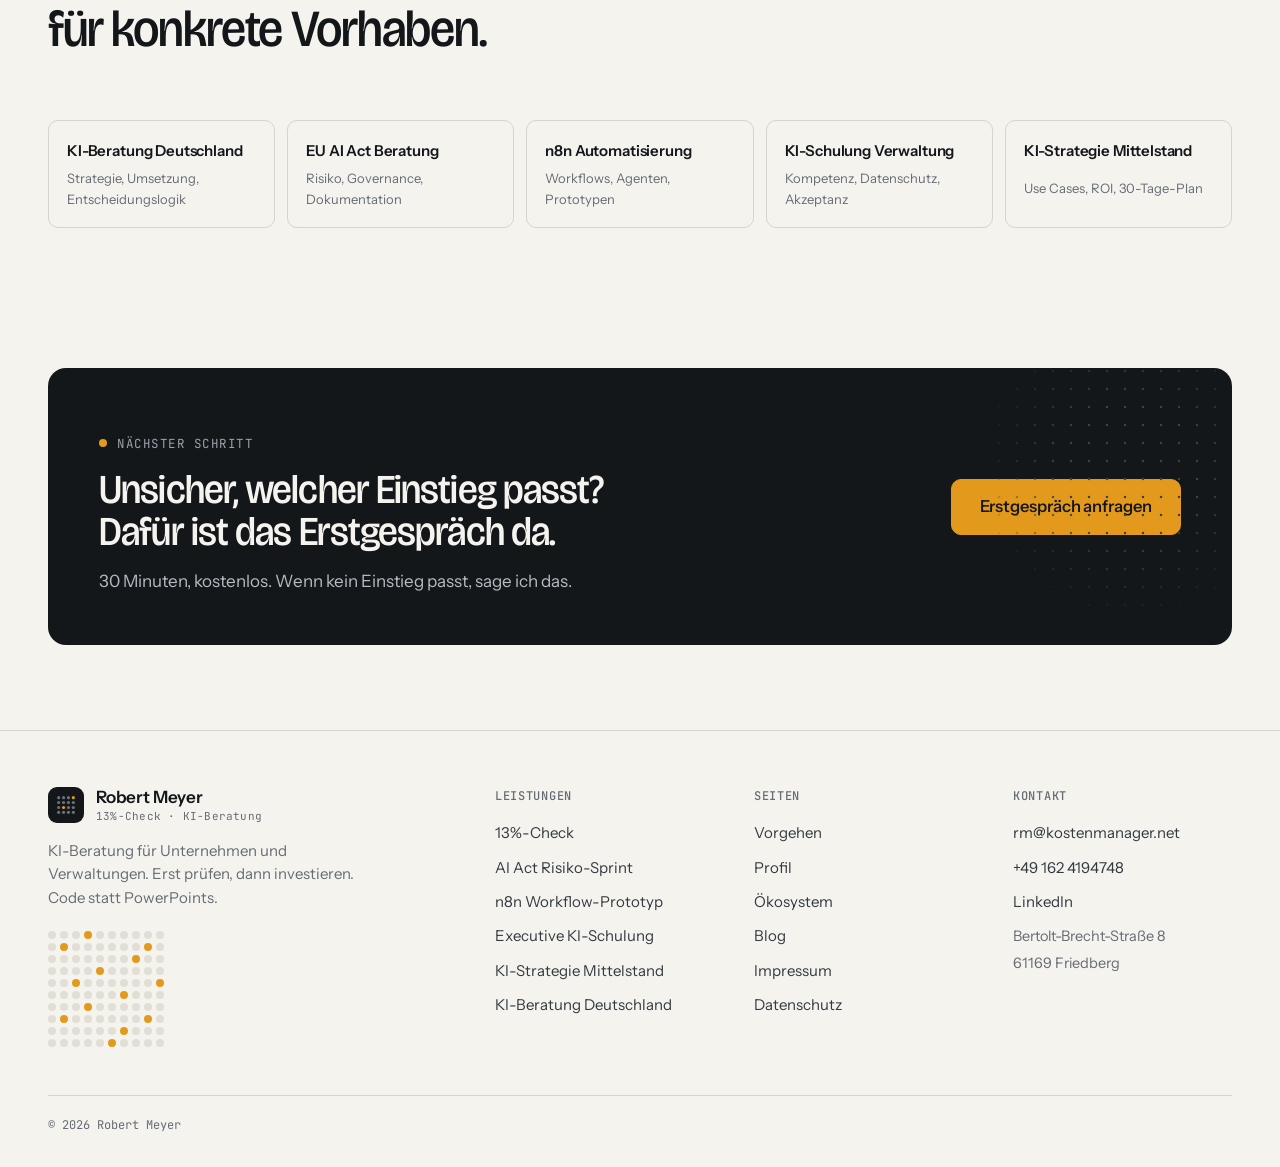
<file: services.html>
<!doctype html>
<html lang="de">
<head>
  <meta charset="utf-8">
  <meta name="viewport" content="width=device-width, initial-scale=1">
  <title>Leistungen – 13%-Check, AI Act Risiko-Sprint, n8n-Prototyp, KI-Schulung | Robert Meyer</title>
  <meta name="description" content="Vier Einstiege in KI-Beratung: 13%-Check in 30 Tagen, AI Act Risiko-Sprint, n8n Workflow-Prototyp und Executive KI-Schulung. Jeder beantwortet eine konkrete Entscheidungsfrage.">
  <link rel="canonical" href="https://ki13prozent.de/services.html">
  <meta property="og:type" content="website">
  <meta property="og:title" content="Leistungen – Vier Einstiege, jeder beantwortet eine Frage">
  <meta property="og:description" content="13%-Check, AI Act Risiko-Sprint, n8n Workflow-Prototyp, Executive KI-Schulung.">
  <meta property="og:url" content="https://ki13prozent.de/services.html">
  <meta property="og:image" content="https://ki13prozent.de/assets/og-image.png">
  <meta property="og:locale" content="de_DE">
  <meta name="theme-color" content="#14171a">
  <link rel="icon" href="assets/favicon.svg" type="image/svg+xml">
  <link rel="stylesheet" href="styles.css">
  <script defer src="https://cv.rm-on.de/script.js" data-website-id="077fc84e-d4f1-4861-a26e-9604ad4954e3"></script>
</head>
<body>
  <a class="skip-link" href="#main">Zum Inhalt springen</a>

  <header class="site-header" data-header>
    <div class="container nav-shell">
      <a class="brand" href="index.html" aria-label="Startseite Robert Meyer">
        <span class="brand-mark" aria-hidden="true">
          <svg viewBox="0 0 24 24" fill="none"><g fill="#6b737b"><circle cx="4" cy="4" r="1.7"/><circle cx="9.33" cy="4" r="1.7"/><circle cx="14.67" cy="4" r="1.7"/><circle cx="4" cy="9.33" r="1.7"/><circle cx="9.33" cy="9.33" r="1.7"/><circle cx="14.67" cy="9.33" r="1.7"/><circle cx="20" cy="9.33" r="1.7"/><circle cx="4" cy="14.67" r="1.7"/><circle cx="14.67" cy="14.67" r="1.7"/><circle cx="20" cy="14.67" r="1.7"/><circle cx="4" cy="20" r="1.7"/><circle cx="9.33" cy="20" r="1.7"/><circle cx="14.67" cy="20" r="1.7"/><circle cx="20" cy="20" r="1.7"/></g><g fill="#e39a1c"><circle cx="20" cy="4" r="1.7"/><circle cx="9.33" cy="14.67" r="1.7"/></g></svg>
        </span>
        <span>Robert Meyer<small>13%-Check · KI-Beratung</small></span>
      </a>
      <nav class="primary-nav" id="primary-nav" aria-label="Hauptnavigation">
        <a href="index.html">Start</a>
        <a href="services.html">Leistungen</a>
        <a href="roadmap.html">Vorgehen</a>
        <a href="about.html">Profil</a>
        <a href="oekosystem.html">Ökosystem</a>
        <a href="blog.html">Blog</a>
      </nav>
      <div class="nav-actions">
        <button class="btn primary sm" type="button" data-open-contact>Erstgespräch</button>
        <button class="menu-toggle" type="button" data-menu-toggle aria-label="Menü öffnen" aria-expanded="false" aria-controls="primary-nav"><span></span></button>
      </div>
    </div>
  </header>

  <main id="main">
    <section class="page-hero">
      <div class="container">
        <p class="eyebrow">Leistungen</p>
        <h1>Welche KI-Investition lohnt sich wirklich?</h1>
        <p class="lead">Jeder Einstieg beantwortet eine konkrete Frage der Geschäftsführung: Lohnt sich das? Dürfen wir das so? Funktioniert das im Alltag? Können wir das selbst? Was Sie bekommen, ist eine Antwort, die Sie verwenden können, keine Präsentation.</p>
      </div>
    </section>

    <!-- 13%-CHECK -->
    <section class="section" id="check">
      <div class="container">
        <article class="card offer featured reveal" style="min-height:0">
          <div class="principle" style="gap:clamp(28px,4vw,64px)">
            <div>
              <span class="tag on">30 Tage · Empfohlener Einstieg</span>
              <p class="question">Lohnt sich das?</p>
              <h2 style="font-size:clamp(28px,3vw,40px);margin-top:6px">13%-Check</h2>
              <p class="answer" style="font-size:17px">Die KI-Umsetzungsprüfung für Entscheider, bevor Budget freigegeben wird. Fünf Dimensionen, eine Prüfung: Use Case, Datenlage, AI-Act-Risiko, Prozesswirkung, Umsetzungsfähigkeit.</p>
              <ul class="manifest" style="margin-top:24px;border-color:#2f353b">
                <li style="padding:14px 0;border-color:#2f353b;grid-template-columns:32px 1fr"><span class="num" style="color:var(--amber)">01</span><span style="font-family:var(--font-body);font-size:16px;color:#d5d9dd">Use-Case-Schärfung und wirtschaftliche Relevanz in Zahlen</span></li>
                <li style="padding:14px 0;border-color:#2f353b;grid-template-columns:32px 1fr"><span class="num" style="color:var(--amber)">02</span><span style="font-family:var(--font-body);font-size:16px;color:#d5d9dd">AI-Act- und Datenschutz-Risikoscan mit Verantwortlichkeiten</span></li>
                <li style="padding:14px 0;border-color:#2f353b;grid-template-columns:32px 1fr"><span class="num" style="color:var(--amber)">03</span><span style="font-family:var(--font-body);font-size:16px;color:#d5d9dd">Datenlage, Prozesswirkung und Umsetzungshürden</span></li>
                <li style="padding:14px 0;border-color:#2f353b;grid-template-columns:32px 1fr"><span class="num" style="color:var(--amber)">04</span><span style="font-family:var(--font-body);font-size:16px;color:#d5d9dd">Entscheidungsbrief und 30/60/90-Tage-Plan</span></li>
              </ul>
              <div class="hero-actions" style="margin-top:28px">
                <button class="btn primary" type="button" data-open-contact data-contact-topic="13%-Check">13%-Check anfragen</button>
                <a class="btn" href="index.html#check" style="--btn-fg:var(--paper);--btn-line:#454c54">Erst den Schnellcheck machen</a>
              </div>
            </div>
            <div>
              <p class="eyebrow" style="color:#9aa1a9">Was in 30 Tagen passiert</p>
              <div class="phase-list" style="margin-top:18px;gap:12px">
                <div class="phase active" style="padding:18px 20px"><span class="num">Tag 1–5</span><h3 style="font-size:19px;margin-top:6px">Use Case und Datenlage</h3><p style="font-size:15px;margin-top:6px">Use Case schärfen, Datenverfügbarkeit prüfen, wirtschaftliche Relevanz bewerten.</p></div>
                <div class="phase" style="padding:18px 20px"><span class="num">Tag 6–12</span><h3 style="font-size:19px;margin-top:6px">AI Act und Datenschutz</h3><p style="font-size:15px;margin-top:6px">Risikoklassifizierung, Datenschutzfragen, Governance-Anforderungen dokumentieren.</p></div>
                <div class="phase" style="padding:18px 20px"><span class="num">Tag 13–20</span><h3 style="font-size:19px;margin-top:6px">Prozess und Workflow</h3><p style="font-size:15px;margin-top:6px">Prozesswirkung analysieren, Übergaben und Kontrollpunkte skizzieren.</p></div>
                <div class="phase" style="padding:18px 20px"><span class="num">Tag 21–30</span><h3 style="font-size:19px;margin-top:6px">Entscheidungsbrief</h3><p style="font-size:15px;margin-top:6px">Empfehlung für die Geschäftsführung: investieren, absichern, prototypisieren oder stoppen.</p></div>
              </div>
            </div>
          </div>
        </article>
      </div>
    </section>

    <!-- DIE ANDEREN DREI -->
    <section class="section">
      <div class="container">
        <div class="grid-3">
          <article class="card offer hover reveal" id="risiko-sprint">
            <div>
              <span class="tag">Compliance · 1 bis 3 Wochen</span>
              <p class="question">Dürfen wir das so?</p>
              <h3>AI Act Risiko-Sprint</h3>
              <p class="answer">Für Organisationen, die wissen müssen, welche KI-Systeme klassifiziert, dokumentiert und gesteuert werden müssen, und wer das verantwortet.</p>
              <ul class="check-side" style="position:static;padding:0;border:0;background:transparent;margin-top:18px">
                <li><i class="proto"></i><span>Systeminventar und Risikoklassifizierung</span></li>
                <li><i class="proto"></i><span>Governance- und Verantwortlichkeitslogik</span></li>
                <li><i class="proto"></i><span>Dokumentationsanforderungen für Management und Teams</span></li>
              </ul>
            </div>
            <div class="card-foot">
              <a class="link-arrow" href="eu-ai-act-beratung.html">Vertiefung <svg viewBox="0 0 24 24" fill="none" aria-hidden="true"><path d="M5 12h14m-6-6 6 6-6 6" stroke="currentColor" stroke-width="1.8" stroke-linecap="round" stroke-linejoin="round"/></svg></a>
              <button class="btn sm" type="button" data-open-contact data-contact-topic="AI Act Risiko-Sprint">Anfragen</button>
            </div>
          </article>
          <article class="card offer hover reveal" id="prototyp" style="--d:1">
            <div>
              <span class="tag">Umsetzung · 2 bis 6 Wochen</span>
              <p class="question">Funktioniert das im Alltag?</p>
              <h3>n8n Workflow-Prototyp</h3>
              <p class="answer">Für Prozesse, bei denen KI nicht erklärt, sondern als kontrollierbarer Ablauf getestet werden soll. Mit echten Daten, echten Übergaben, echten Fehlern.</p>
              <ul class="check-side" style="position:static;padding:0;border:0;background:transparent;margin-top:18px">
                <li><i class="proto"></i><span>Prozessaufnahme und Automatisierungshypothese</span></li>
                <li><i class="proto"></i><span>n8n-Prototyp mit Übergaben und Kontrollpunkten</span></li>
                <li><i class="proto"></i><span>Entscheidungsvorlage für die Produktivsetzung</span></li>
              </ul>
            </div>
            <div class="card-foot">
              <a class="link-arrow" href="n8n-automatisierung.html">Vertiefung <svg viewBox="0 0 24 24" fill="none" aria-hidden="true"><path d="M5 12h14m-6-6 6 6-6 6" stroke="currentColor" stroke-width="1.8" stroke-linecap="round" stroke-linejoin="round"/></svg></a>
              <button class="btn sm" type="button" data-open-contact data-contact-topic="n8n Workflow-Prototyp">Anfragen</button>
            </div>
          </article>
          <article class="card offer hover reveal" id="schulung" style="--d:2">
            <div>
              <span class="tag">Befähigung · 1 bis 2 Tage</span>
              <p class="question">Können wir das selbst?</p>
              <h3>Executive KI-Schulung</h3>
              <p class="answer">Für Geschäftsführung, Fachbereiche und Verwaltungen, die KI sicher einordnen und an eigenen Aufgaben nutzen wollen. Nicht Toolshow, sondern Transfer.</p>
              <ul class="check-side" style="position:static;padding:0;border:0;background:transparent;margin-top:18px">
                <li><i class="proto"></i><span>KI-Werkzeugkoffer für echte Arbeitsabläufe</span></li>
                <li><i class="proto"></i><span>Prompting, Datenschutz, Governance und Grenzen</span></li>
                <li><i class="proto"></i><span>Transfer in konkrete Aufgaben des Teams</span></li>
              </ul>
            </div>
            <div class="card-foot">
              <a class="link-arrow" href="ki-schulung-verwaltung.html">Vertiefung <svg viewBox="0 0 24 24" fill="none" aria-hidden="true"><path d="M5 12h14m-6-6 6 6-6 6" stroke="currentColor" stroke-width="1.8" stroke-linecap="round" stroke-linejoin="round"/></svg></a>
              <button class="btn sm" type="button" data-open-contact data-contact-topic="Executive KI-Schulung">Anfragen</button>
            </div>
          </article>
        </div>
      </div>
    </section>

    <!-- VIER SIGNALE -->
    <section class="section dark">
      <div class="container">
        <div class="section-head">
          <div>
            <p class="eyebrow">Gemeinsamer Nenner</p>
            <h2>Ein tragfähiges KI-Vorhaben braucht vier Signale.</h2>
          </div>
          <p class="lead">Sie tauchen in jedem Einstieg wieder auf. Fehlt eines, ist die Umsetzung meist eine Demo, die den ersten Fehler nicht überlebt.</p>
        </div>
        <div class="grid-4">
          <article class="card reveal"><span class="num">Signal 01</span><h3>Risiko</h3><p>AI-Act-Klasse, Datenschutz, Haftung, Akzeptanz. Wer trägt was, wenn es schiefgeht?</p></article>
          <article class="card reveal" style="--d:1"><span class="num">Signal 02</span><h3>Daten</h3><p>Qualität, Zugriff, Systemgrenzen, Dokumentation. Vorhanden heißt noch nicht brauchbar.</p></article>
          <article class="card reveal" style="--d:2"><span class="num">Signal 03</span><h3>Prozess</h3><p>Routine, Entscheidung, Übergabe, Eskalation. Welche Arbeit ändert sich konkret?</p></article>
          <article class="card reveal" style="--d:3"><span class="num">Signal 04</span><h3>Code</h3><p>Workflow, Prototyp, Kontrollpunkt, Betrieb. Läuft es, wenn niemand zuschaut?</p></article>
        </div>
      </div>
    </section>

    <!-- VERTIEFUNG -->
    <section class="section">
      <div class="container">
        <div class="section-head">
          <div>
            <p class="eyebrow">Vertiefung</p>
            <h2>Spezialisierte Einstiege für konkrete Vorhaben.</h2>
          </div>
        </div>
        <div class="related">
          <a href="ki-beratung.html"><strong>KI-Beratung Deutschland</strong><span>Strategie, Umsetzung, Entscheidungslogik</span></a>
          <a href="eu-ai-act-beratung.html"><strong>EU AI Act Beratung</strong><span>Risiko, Governance, Dokumentation</span></a>
          <a href="n8n-automatisierung.html"><strong>n8n Automatisierung</strong><span>Workflows, Agenten, Prototypen</span></a>
          <a href="ki-schulung-verwaltung.html"><strong>KI-Schulung Verwaltung</strong><span>Kompetenz, Datenschutz, Akzeptanz</span></a>
          <a href="ki-strategie-mittelstand.html"><strong>KI-Strategie Mittelstand</strong><span>Use Cases, ROI, 30-Tage-Plan</span></a>
        </div>
      </div>
    </section>

    <section class="section tight">
      <div class="container cta-band reveal">
        <div>
          <p class="eyebrow" style="color:#9aa1a9">Nächster Schritt</p>
          <h2 style="margin-top:14px">Unsicher, welcher Einstieg passt? Dafür ist das Erstgespräch da.</h2>
          <p>30 Minuten, kostenlos. Wenn kein Einstieg passt, sage ich das.</p>
        </div>
        <div class="actions">
          <button class="btn accent lg" type="button" data-open-contact>Erstgespräch anfragen</button>
        </div>
      </div>
    </section>
  </main>

  <footer class="site-footer">
    <div class="container footer-grid">
      <div class="footer-brand">
        <a class="brand" href="index.html">
          <span class="brand-mark" aria-hidden="true">
            <svg viewBox="0 0 24 24" fill="none"><g fill="#6b737b"><circle cx="4" cy="4" r="1.7"/><circle cx="9.33" cy="4" r="1.7"/><circle cx="14.67" cy="4" r="1.7"/><circle cx="4" cy="9.33" r="1.7"/><circle cx="9.33" cy="9.33" r="1.7"/><circle cx="14.67" cy="9.33" r="1.7"/><circle cx="20" cy="9.33" r="1.7"/><circle cx="4" cy="14.67" r="1.7"/><circle cx="14.67" cy="14.67" r="1.7"/><circle cx="20" cy="14.67" r="1.7"/><circle cx="4" cy="20" r="1.7"/><circle cx="9.33" cy="20" r="1.7"/><circle cx="14.67" cy="20" r="1.7"/><circle cx="20" cy="20" r="1.7"/></g><g fill="#e39a1c"><circle cx="20" cy="4" r="1.7"/><circle cx="9.33" cy="14.67" r="1.7"/></g></svg>
          </span>
          <span>Robert Meyer<small>13%-Check · KI-Beratung</small></span>
        </a>
        <p>KI-Beratung für Unternehmen und Verwaltungen. Erst prüfen, dann investieren. Code statt PowerPoints.</p>
        <div class="footer-dots" data-dots-mini aria-hidden="true"></div>
      </div>
      <div>
        <h4>Leistungen</h4>
        <ul>
          <li><a href="services.html#check">13%-Check</a></li>
          <li><a href="eu-ai-act-beratung.html">AI Act Risiko-Sprint</a></li>
          <li><a href="n8n-automatisierung.html">n8n Workflow-Prototyp</a></li>
          <li><a href="ki-schulung-verwaltung.html">Executive KI-Schulung</a></li>
          <li><a href="ki-strategie-mittelstand.html">KI-Strategie Mittelstand</a></li>
          <li><a href="ki-beratung.html">KI-Beratung Deutschland</a></li>
        </ul>
      </div>
      <div>
        <h4>Seiten</h4>
        <ul>
          <li><a href="roadmap.html">Vorgehen</a></li>
          <li><a href="about.html">Profil</a></li>
          <li><a href="oekosystem.html">Ökosystem</a></li>
          <li><a href="blog.html">Blog</a></li>
          <li><a href="impressum.html">Impressum</a></li>
          <li><a href="datenschutz.html">Datenschutz</a></li>
        </ul>
      </div>
      <div>
        <h4>Kontakt</h4>
        <ul>
          <li><a href="mailto:rm@kostenmanager.net">rm@kostenmanager.net</a></li>
          <li><a href="tel:+491624194748">+49 162 4194748</a></li>
          <li><a href="https://www.linkedin.com/in/robert-meyer-666b39315" target="_blank" rel="noopener">LinkedIn</a></li>
          <li><span class="muted small">Bertolt-Brecht-Straße 8<br>61169 Friedberg</span></li>
        </ul>
      </div>
    </div>
    <div class="container footer-bottom">
      <span>© 2026 Robert Meyer</span>
    </div>
  </footer>

  <script src="app.js"></script>
</body>
</html>
</file>
<file: styles.css>
/* ==========================================================================
   ki13prozent.de — Design-System
   Leitmotiv: 100 Punkte, 13 davon leuchten.
   ========================================================================== */

@font-face {
  font-family: "Bricolage Grotesque";
  src: url("assets/fonts/bricolage-grotesque-latin.woff2") format("woff2");
  font-weight: 200 800;
  font-stretch: 75% 100%;
  font-display: swap;
}
@font-face {
  font-family: "Instrument Sans";
  src: url("assets/fonts/instrument-sans-latin.woff2") format("woff2");
  font-weight: 400 700;
  font-stretch: 75% 100%;
  font-display: swap;
}
@font-face {
  font-family: "Instrument Sans";
  src: url("assets/fonts/instrument-sans-italic-latin.woff2") format("woff2");
  font-weight: 400 700;
  font-stretch: 75% 100%;
  font-style: italic;
  font-display: swap;
}
@font-face {
  font-family: "JetBrains Mono";
  src: url("assets/fonts/jetbrains-mono-latin.woff2") format("woff2");
  font-weight: 100 800;
  font-display: swap;
}

:root {
  --paper: #f4f3ee;
  --paper-2: #ebe9e1;
  --paper-3: #e1dfd5;
  --ink: #14171a;
  --ink-2: #22272c;
  --ink-3: #343a41;
  --muted: #666c74;
  --muted-2: #8b9199;
  --line: #d6d4cb;
  --line-strong: #b4b1a6;

  --amber: #e39a1c;
  --amber-soft: #f6dfae;
  --amber-ink: #8a5a0a;

  --go: #2d7a58;
  --go-soft: #d5ebe0;
  --hold: #c5860f;
  --hold-soft: #f6e5bf;
  --stop: #b23d2e;
  --stop-soft: #f2d5d0;

  --font-display: "Bricolage Grotesque", "Helvetica Neue", Arial, sans-serif;
  --font-body: "Instrument Sans", ui-sans-serif, system-ui, -apple-system, "Segoe UI", sans-serif;
  --font-mono: "JetBrains Mono", ui-monospace, "SF Mono", Menlo, Consolas, monospace;

  --r-sm: 6px;
  --r: 10px;
  --r-lg: 18px;

  --container: 1200px;
  --gutter: clamp(20px, 4vw, 48px);
  --section: clamp(80px, 11vw, 150px);

  --ease: cubic-bezier(0.2, 0.7, 0.2, 1);
  --shadow-soft: 0 1px 2px rgba(20, 23, 26, 0.04), 0 12px 40px -20px rgba(20, 23, 26, 0.25);
}

/* --------------------------------------------------------------------------
   Reset & Basis
   -------------------------------------------------------------------------- */
*, *::before, *::after { box-sizing: border-box; }

html {
  scroll-behavior: smooth;
  -webkit-text-size-adjust: 100%;
  overflow-x: clip;
}

body {
  margin: 0;
  background: var(--paper);
  color: var(--ink);
  font-family: var(--font-body);
  font-size: 17px;
  line-height: 1.55;
  font-feature-settings: "ss01", "cv05";
  text-rendering: optimizeLegibility;
  -webkit-font-smoothing: antialiased;
  overflow-x: clip;
}

body.nav-open,
body.modal-open { overflow: hidden; }

a { color: inherit; text-decoration: none; }
img, svg { display: block; max-width: 100%; }
button, input, select, textarea { font: inherit; color: inherit; }
button { cursor: pointer; background: none; border: 0; padding: 0; }
p { margin: 0; }
ul { margin: 0; padding: 0; list-style: none; }
h1, h2, h3, h4 { margin: 0; font-weight: 500; }

:focus-visible {
  outline: 2px solid var(--amber);
  outline-offset: 3px;
  border-radius: 4px;
}

::selection { background: var(--amber-soft); color: var(--ink); }

.skip-link {
  position: absolute;
  left: 16px;
  top: -60px;
  z-index: 200;
  padding: 10px 14px;
  background: var(--ink);
  color: var(--paper);
  border-radius: var(--r-sm);
  font-size: 14px;
}
.skip-link:focus { top: 12px; }

.visually-hidden {
  position: absolute !important;
  width: 1px; height: 1px;
  overflow: hidden; clip: rect(0 0 0 0);
  white-space: nowrap;
}

/* --------------------------------------------------------------------------
   Typografie
   -------------------------------------------------------------------------- */
.display, h1, h2, h3, .h1, .h2, .h3 {
  font-family: var(--font-display);
  font-stretch: 94%;
  letter-spacing: -0.022em;
  line-height: 1.04;
  text-wrap: balance;
  font-variation-settings: "opsz" 96;
}

h1, .h1 { font-size: clamp(38px, 6vw, 78px); font-weight: 500; }
h2, .h2 { font-size: clamp(30px, 4.2vw, 52px); font-weight: 500; }
h3, .h3 { font-size: clamp(21px, 2.2vw, 27px); font-weight: 520; line-height: 1.15; letter-spacing: -0.015em; }
h4 { font-family: var(--font-body); font-size: 17px; font-weight: 600; }

.lead {
  font-size: clamp(18px, 1.55vw, 21px);
  line-height: 1.5;
  color: var(--ink-3);
  max-width: 58ch;
  text-wrap: pretty;
}

.muted { color: var(--muted); }
.small { font-size: 14.5px; }
p { max-width: 66ch; text-wrap: pretty; }

.mono, .eyebrow, .tag, .num {
  font-family: var(--font-mono);
  font-feature-settings: "zero", "ss02";
}

.eyebrow {
  display: inline-flex;
  align-items: center;
  gap: 10px;
  font-size: 12.5px;
  letter-spacing: 0.04em;
  text-transform: uppercase;
  color: var(--muted);
}
.eyebrow::before {
  content: "";
  width: 8px; height: 8px;
  border-radius: 50%;
  background: var(--amber);
  flex: none;
}
.eyebrow.plain::before { display: none; }

.tag {
  display: inline-flex;
  align-items: center;
  gap: 6px;
  font-size: 12px;
  padding: 4px 9px;
  border: 1px solid var(--line);
  border-radius: 999px;
  color: var(--muted);
  white-space: nowrap;
}
.tag.on { border-color: var(--amber); color: var(--amber-ink); background: var(--amber-soft); }

.accent { color: var(--amber-ink); }
.nowrap { white-space: nowrap; }

/* --------------------------------------------------------------------------
   Layout
   -------------------------------------------------------------------------- */
.container {
  width: min(var(--container), 100% - 2 * var(--gutter));
  margin-inline: auto;
}

.section { padding-block: var(--section); position: relative; }
.section.tight { padding-block: calc(var(--section) * 0.6); }
.section + .section { padding-top: 0; }
.section.dark + .section,
.section.dark { padding-top: var(--section); }
.section.dark + .section.dark { padding-top: 0; }

.section.dark {
  background: var(--ink);
  color: var(--paper);
  --line: #2f353b;
  --line-strong: #454c54;
  --muted: #9aa1a9;
  --muted-2: #7a8188;
  --paper-2: #1c2024;
  --paper-3: #23282d;
}
.section.dark .lead { color: #c8ccd1; }
.section.dark h1, .section.dark h2, .section.dark h3 { color: var(--paper); }
.section.dark ::selection { background: var(--amber); color: var(--ink); }

.section-head {
  display: grid;
  grid-template-columns: minmax(0, 1.2fr) minmax(0, 0.8fr);
  gap: 32px 64px;
  align-items: end;
  margin-bottom: clamp(40px, 5vw, 72px);
}
.section-head .lead { font-size: 18px; }
.section-head .eyebrow { margin-bottom: 18px; }

.grid-2 { display: grid; grid-template-columns: repeat(2, minmax(0, 1fr)); gap: 20px; }
.grid-3 { display: grid; grid-template-columns: repeat(3, minmax(0, 1fr)); gap: 20px; }
.grid-4 { display: grid; grid-template-columns: repeat(4, minmax(0, 1fr)); gap: 20px; }

.hairline { height: 1px; background: var(--line); border: 0; margin: 0; }

/* --------------------------------------------------------------------------
   Buttons
   -------------------------------------------------------------------------- */
.btn {
  --btn-bg: transparent;
  --btn-fg: var(--ink);
  --btn-line: var(--line-strong);
  display: inline-flex;
  align-items: center;
  justify-content: center;
  gap: 10px;
  min-height: 48px;
  padding: 0 22px;
  border-radius: var(--r);
  border: 1px solid var(--btn-line);
  background: var(--btn-bg);
  color: var(--btn-fg);
  font-weight: 560;
  font-size: 15.5px;
  letter-spacing: -0.005em;
  white-space: nowrap;
  transition: transform 160ms var(--ease), background 160ms, border-color 160ms, color 160ms, box-shadow 160ms;
}
.btn:hover { border-color: var(--ink); transform: translateY(-1px); }
.btn:active { transform: translateY(0); }
.btn svg { width: 18px; height: 18px; flex: none; transition: transform 200ms var(--ease); }
.btn:hover svg { transform: translateX(3px); }

.btn.primary {
  --btn-bg: var(--ink);
  --btn-fg: var(--paper);
  --btn-line: var(--ink);
}
.btn.primary:hover { --btn-bg: var(--ink-2); box-shadow: 0 10px 30px -14px rgba(20,23,26,.6); }

.btn.accent {
  --btn-bg: var(--amber);
  --btn-fg: var(--ink);
  --btn-line: var(--amber);
}
.btn.accent:hover { --btn-bg: #edaa33; box-shadow: 0 10px 30px -14px rgba(227,154,28,.8); }

.btn.ghost { --btn-line: transparent; padding-inline: 12px; }
.btn.ghost:hover { --btn-bg: var(--paper-2); }

.btn.sm { min-height: 40px; padding: 0 16px; font-size: 14px; }
.btn.lg { min-height: 56px; padding: 0 28px; font-size: 16.5px; }
.btn[disabled] { opacity: .5; cursor: not-allowed; transform: none !important; }

.section.dark .btn { --btn-fg: var(--paper); --btn-line: var(--line-strong); }
.section.dark .btn:hover { border-color: var(--paper); }
.section.dark .btn.primary { --btn-bg: var(--paper); --btn-fg: var(--ink); --btn-line: var(--paper); }
.section.dark .btn.primary:hover { --btn-bg: #fff; }

.link-arrow {
  display: inline-flex;
  align-items: center;
  gap: 8px;
  font-weight: 560;
  border-bottom: 1px solid transparent;
  transition: border-color 160ms;
}
.link-arrow:hover { border-color: currentColor; }
.link-arrow svg { width: 16px; height: 16px; transition: transform 200ms var(--ease); }
.link-arrow:hover svg { transform: translateX(3px); }

/* --------------------------------------------------------------------------
   Header
   -------------------------------------------------------------------------- */
.site-header {
  position: sticky;
  top: 0;
  z-index: 100;
  background: color-mix(in srgb, var(--paper) 82%, transparent);
  border-bottom: 1px solid transparent;
  transition: border-color 200ms, background 200ms;
}
/* Der Weichzeichner liegt auf einem Pseudo-Element: ein backdrop-filter direkt auf dem Header
   würde ihn zum Containing Block für das fixed positionierte Mobilmenü machen. */
.site-header::before {
  content: "";
  position: absolute;
  inset: 0;
  z-index: -1;
  backdrop-filter: saturate(140%) blur(14px);
  -webkit-backdrop-filter: saturate(140%) blur(14px);
}
body.nav-open .site-header { background: var(--paper); }
.site-header.scrolled { border-bottom-color: var(--line); }

.nav-shell {
  display: flex;
  align-items: center;
  justify-content: space-between;
  gap: 24px;
  min-height: 72px;
}

.brand {
  display: inline-flex;
  align-items: center;
  gap: 12px;
  font-weight: 600;
  letter-spacing: -0.01em;
  line-height: 1.1;
}
.brand-mark {
  width: 36px; height: 36px;
  border-radius: 9px;
  background: var(--ink);
  display: grid;
  place-items: center;
  flex: none;
}
.brand-mark svg { width: 22px; height: 22px; }
.brand small {
  display: block;
  font-family: var(--font-mono);
  font-size: 11px;
  font-weight: 400;
  letter-spacing: 0.02em;
  color: var(--muted);
  margin-top: 3px;
}

.primary-nav {
  display: flex;
  align-items: center;
  gap: 4px;
}
.primary-nav .nav-cta { display: none; }
.primary-nav a {
  position: relative;
  padding: 10px 13px;
  border-radius: var(--r-sm);
  font-size: 15px;
  font-weight: 520;
  color: var(--ink-3);
  transition: color 160ms, background 160ms;
}
.primary-nav a:hover { color: var(--ink); background: var(--paper-2); }
.primary-nav a.active { color: var(--ink); }
.primary-nav a.active::after {
  content: "";
  position: absolute;
  left: 13px; right: 13px; bottom: 5px;
  height: 2px;
  background: var(--amber);
  border-radius: 2px;
}

.nav-actions { display: flex; align-items: center; gap: 10px; }

.menu-toggle {
  display: none;
  width: 44px; height: 44px;
  border-radius: var(--r-sm);
  border: 1px solid var(--line);
  place-items: center;
}
.menu-toggle span {
  display: block;
  width: 18px; height: 2px;
  background: var(--ink);
  border-radius: 2px;
  position: relative;
  transition: transform 200ms var(--ease), background 200ms;
}
.menu-toggle span::before,
.menu-toggle span::after {
  content: "";
  position: absolute;
  left: 0; width: 18px; height: 2px;
  background: var(--ink);
  border-radius: 2px;
  transition: transform 200ms var(--ease), top 200ms var(--ease);
}
.menu-toggle span::before { top: -6px; }
.menu-toggle span::after { top: 6px; }
body.nav-open .menu-toggle span { background: transparent; }
body.nav-open .menu-toggle span::before { top: 0; transform: rotate(45deg); }
body.nav-open .menu-toggle span::after { top: 0; transform: rotate(-45deg); }

/* --------------------------------------------------------------------------
   Hero
   -------------------------------------------------------------------------- */
.hero {
  position: relative;
  padding-block: clamp(56px, 8vw, 120px) clamp(64px, 8vw, 110px);
  overflow: clip;
}
.hero::before {
  content: "";
  position: absolute;
  inset: 0;
  background-image: radial-gradient(var(--line-strong) 1px, transparent 1.2px);
  background-size: 28px 28px;
  opacity: .35;
  -webkit-mask-image: radial-gradient(ellipse at 70% 30%, #000 0%, transparent 65%);
  mask-image: radial-gradient(ellipse at 70% 30%, #000 0%, transparent 65%);
  pointer-events: none;
}
.hero-grid {
  position: relative;
  display: grid;
  grid-template-columns: minmax(0, 1.05fr) minmax(0, 0.95fr);
  gap: clamp(40px, 6vw, 96px);
  align-items: center;
}
.hero h1 { margin-top: 22px; }
.hero h1 .accent { color: var(--amber-ink); }
.hero .lead { margin-top: 26px; }
.hero-actions { display: flex; flex-wrap: wrap; gap: 12px; margin-top: 36px; }
.hero-proof {
  display: flex;
  flex-wrap: wrap;
  gap: 8px 22px;
  margin-top: 36px;
  padding-top: 22px;
  border-top: 1px solid var(--line);
  font-family: var(--font-mono);
  font-size: 12.5px;
  color: var(--muted);
}
.hero-proof span { display: inline-flex; align-items: center; gap: 8px; }
.hero-proof span::before { content: ""; width: 4px; height: 4px; border-radius: 50%; background: var(--line-strong); }

/* Das Raster ------------------------------------------------------------- */
.grid-panel {
  position: relative;
  background: var(--ink);
  color: var(--paper);
  border-radius: var(--r-lg);
  padding: clamp(22px, 2.6vw, 34px);
  box-shadow: 0 40px 90px -50px rgba(20,23,26,.7);
}
.grid-panel-head {
  display: flex;
  justify-content: space-between;
  align-items: baseline;
  gap: 16px;
  margin-bottom: 20px;
}
.grid-panel-head strong {
  font-family: var(--font-display);
  font-size: 18px;
  font-weight: 520;
  letter-spacing: -0.01em;
}
.grid-panel-head .num { font-size: 12px; color: #9aa1a9; }

.dots {
  display: grid;
  grid-template-columns: repeat(10, minmax(0, 1fr));
  gap: clamp(6px, 0.9vw, 10px);
}
.dot {
  position: relative;
  aspect-ratio: 1;
  border-radius: 50%;
  background: #2b3137;
  transform: scale(0);
  opacity: 0;
  transition: background 220ms, transform 200ms var(--ease), box-shadow 220ms;
  cursor: help;
}
.dots.ready .dot {
  animation: dot-in 460ms var(--ease) both;
  animation-delay: calc(var(--i) * 9ms);
}
/* Die 13 erscheinen zuerst grau wie alle anderen und färben sich dann bleibend amber.
   Der Puls läuft auf einem Pseudo-Element, damit er die Einblend-Animation nicht überschreibt. */
.dots.lit .dot.on {
  background: var(--amber);
  transition: background 480ms var(--ease) calc(var(--j) * 70ms), transform 200ms var(--ease), box-shadow 220ms;
}
.dot::after {
  content: "";
  position: absolute;
  inset: 0;
  border-radius: 50%;
  pointer-events: none;
}
.dots.lit .dot.on::after {
  animation: dot-pulse 800ms var(--ease) both;
  animation-delay: calc(var(--j) * 70ms);
}
.dot:hover, .dot:focus-visible, .dot.active { transform: scale(1.25); z-index: 2; }
.dot.on:hover, .dot.on.active { box-shadow: 0 0 0 6px rgba(227,154,28,.18); }
.dot:not(.on):hover, .dot:not(.on).active { background: var(--stop); box-shadow: 0 0 0 6px rgba(178,61,46,.18); }
.dot:focus-visible { outline-offset: 2px; }

@keyframes dot-in {
  from { transform: scale(0); opacity: 0; }
  to { transform: scale(1); opacity: 1; }
}
@keyframes dot-pulse {
  0% { box-shadow: 0 0 0 0 rgba(227,154,28,.55); }
  70% { box-shadow: 0 0 0 12px rgba(227,154,28,0); }
  100% { box-shadow: 0 0 0 0 rgba(227,154,28,0); }
}

.grid-legend {
  display: flex;
  flex-wrap: wrap;
  gap: 10px 20px;
  margin-top: 20px;
  font-family: var(--font-mono);
  font-size: 12px;
  color: #9aa1a9;
}
.grid-legend span { display: inline-flex; align-items: center; gap: 8px; }
.grid-legend i { width: 9px; height: 9px; border-radius: 50%; background: #2b3137; display: inline-block; }
.grid-legend i.on { background: var(--amber); }

.grid-note {
  margin-top: 18px;
  /* Feste Höhe für Label + zwei Textzeilen, damit die Box beim Wechsel der Erklärung nicht springt */
  min-height: 96px;
  min-height: calc(2lh + 52px);
  padding: 14px 16px;
  border-radius: var(--r);
  background: #1c2024;
  border: 1px solid #2b3137;
  font-size: 14.5px;
  line-height: 1.45;
  color: #d5d9dd;
  transition: border-color 200ms;
}
.grid-note.on { border-color: rgba(227,154,28,.5); }
.grid-note .num { display: block; font-size: 11.5px; color: #9aa1a9; margin-bottom: 4px; }
.grid-source {
  margin-top: 12px;
  font-size: 12px;
  color: #7a8188;
  line-height: 1.4;
}

/* --------------------------------------------------------------------------
   Cards
   -------------------------------------------------------------------------- */
.card {
  position: relative;
  background: var(--paper);
  border: 1px solid var(--line);
  border-radius: var(--r-lg);
  padding: clamp(22px, 2.4vw, 32px);
  transition: border-color 200ms, transform 200ms var(--ease), box-shadow 200ms;
}
.card.hover:hover { border-color: var(--line-strong); transform: translateY(-2px); box-shadow: var(--shadow-soft); }
.card h3 { margin-top: 14px; }
.card p { margin-top: 12px; color: var(--muted); font-size: 16px; }
.card .num { font-size: 12.5px; color: var(--muted); }
.card.flat { background: transparent; }
.card.ink { background: var(--ink); color: var(--paper); border-color: var(--ink); }
.card.ink p { color: #b6bcc3; }
.card.paper-2 { background: var(--paper-2); border-color: transparent; }
.section.dark .card { background: var(--paper-2); border-color: var(--line); }
.section.dark .card p { color: #b6bcc3; }

.card-foot {
  display: flex;
  justify-content: space-between;
  align-items: center;
  gap: 12px;
  margin-top: 24px;
  padding-top: 20px;
  border-top: 1px solid var(--line);
}

/* Leistungen als Fragen --------------------------------------------------- */
.offers { display: grid; grid-template-columns: repeat(2, minmax(0, 1fr)); gap: 20px; }
.offer {
  display: grid;
  grid-template-rows: auto 1fr auto;
  min-height: 300px;
}
.offer .question {
  font-family: var(--font-display);
  font-size: clamp(24px, 2.4vw, 34px);
  line-height: 1.05;
  letter-spacing: -0.02em;
  font-weight: 500;
  margin-top: 16px;
}
.offer .answer { margin-top: 14px; font-size: 16px; color: var(--muted); }
.offer .meta {
  display: flex;
  flex-wrap: wrap;
  gap: 8px;
  margin-top: 22px;
}
.offer .card-foot { margin-top: 26px; }
.offer.featured { background: var(--ink); color: var(--paper); border-color: var(--ink); }
.offer.featured .answer { color: #b6bcc3; }
.offer.featured .tag { border-color: #3a4147; color: #c8ccd1; }
.offer.featured .tag.on { border-color: var(--amber); background: var(--amber); color: var(--ink); }
.offer.featured .card-foot { border-color: #2f353b; }
.offer.featured .btn { --btn-fg: var(--paper); --btn-line: #454c54; }
.offer.featured .btn.primary { --btn-bg: var(--amber); --btn-fg: var(--ink); --btn-line: var(--amber); }

/* Manifest ---------------------------------------------------------------- */
.principle {
  display: grid;
  grid-template-columns: minmax(0, 0.9fr) minmax(0, 1.1fr);
  gap: clamp(32px, 5vw, 80px);
  align-items: start;
}
.principle .sticky { position: sticky; top: 100px; }
.manifest { border-top: 1px solid var(--line); }
.manifest li {
  display: grid;
  grid-template-columns: 56px 1fr;
  gap: 16px;
  align-items: baseline;
  padding: 22px 0;
  border-bottom: 1px solid var(--line);
}
.manifest li strong {
  font-family: var(--font-display);
  font-size: clamp(22px, 2.4vw, 32px);
  font-weight: 500;
  line-height: 1.1;
  letter-spacing: -0.02em;
}
.manifest li p { margin-top: 8px; color: var(--muted); font-size: 16px; grid-column: 2; }
.manifest .num { font-size: 13px; color: var(--muted); }

/* --------------------------------------------------------------------------
   Schnellcheck
   -------------------------------------------------------------------------- */
.check-shell {
  display: grid;
  grid-template-columns: minmax(0, 1fr) 320px;
  gap: 24px;
  align-items: start;
}
.check-card {
  border: 1px solid var(--line);
  border-radius: var(--r-lg);
  background: var(--paper);
  padding: clamp(24px, 3vw, 44px);
  min-height: 420px;
  display: grid;
  align-content: start;
}
.check-progress {
  display: flex;
  align-items: center;
  gap: 14px;
  margin-bottom: 28px;
}
.check-progress .steps { display: flex; gap: 6px; }
.check-progress .steps i {
  width: 22px; height: 6px;
  border-radius: 3px;
  background: var(--paper-3);
  transition: background 200ms;
}
.check-progress .steps i.done { background: var(--ink); }
.check-progress .steps i.now { background: var(--amber); }
.check-progress .num { font-size: 12.5px; color: var(--muted); }

.check-q {
  font-family: var(--font-display);
  font-size: clamp(24px, 2.6vw, 34px);
  line-height: 1.12;
  letter-spacing: -0.02em;
  font-weight: 500;
  max-width: 24ch;
}
.check-hint { margin-top: 10px; color: var(--muted); font-size: 15px; }
.check-options { display: grid; gap: 10px; margin-top: 28px; }
.check-option {
  display: grid;
  grid-template-columns: 30px 1fr;
  gap: 14px;
  align-items: center;
  text-align: left;
  padding: 16px 18px;
  border: 1px solid var(--line);
  border-radius: var(--r);
  background: var(--paper);
  font-size: 16px;
  line-height: 1.35;
  transition: border-color 140ms, background 140ms, transform 140ms var(--ease);
}
.check-option kbd {
  font-family: var(--font-mono);
  font-size: 12px;
  width: 26px; height: 26px;
  display: grid; place-items: center;
  border: 1px solid var(--line);
  border-radius: 6px;
  color: var(--muted);
}
.check-option:hover { border-color: var(--ink); background: var(--paper-2); transform: translateX(2px); }
.check-option:hover kbd { border-color: var(--ink); color: var(--ink); }
.check-back { margin-top: 18px; justify-self: start; }

.check-side {
  border: 1px solid var(--line);
  border-radius: var(--r-lg);
  padding: 24px;
  background: var(--paper-2);
  position: sticky;
  top: 100px;
}
.check-side h4 { font-size: 15px; }
.check-side p { font-size: 14.5px; color: var(--muted); margin-top: 8px; }
.check-side ul { margin-top: 16px; display: grid; gap: 10px; }
.check-side li {
  display: grid;
  grid-template-columns: 10px 1fr;
  gap: 12px;
  align-items: baseline;
  font-size: 14.5px;
}
.check-side li i { width: 10px; height: 10px; border-radius: 50%; display: inline-block; transform: translateY(1px); }
.check-side li i.stop { background: var(--stop); }
.check-side li i.hold { background: var(--hold); }
.check-side li i.proto { background: var(--amber); }
.check-side li i.go { background: var(--go); }

/* Signal-Liste: Punkte mit Ampelfarbe, frei platzierbar ------------------- */
.signal-list { display: grid; gap: 10px; margin-top: 18px; }
.signal-list li {
  display: grid;
  grid-template-columns: 10px 1fr;
  gap: 12px;
  align-items: baseline;
  font-size: 15.5px;
  color: var(--ink-3);
}
.signal-list li i { width: 10px; height: 10px; border-radius: 50%; display: inline-block; transform: translateY(1px); background: var(--amber); }
.signal-list li i.stop { background: var(--stop); }
.signal-list li i.hold { background: var(--hold); }
.signal-list li i.go { background: var(--go); }
.section.dark .signal-list li, .card.featured .signal-list li { color: #c8ccd1; }

/* Werkzeug-Hinweis auf Landingpages --------------------------------------- */
.tool-card { display: grid; grid-template-columns: minmax(0, 1fr) auto; gap: 24px; align-items: center; }
.tool-card .link-arrow { white-space: nowrap; }

/* FAQ ---------------------------------------------------------------------- */
.faq { border-top: 1px solid var(--line); }
.faq details { border-bottom: 1px solid var(--line); }
.faq summary {
  list-style: none;
  cursor: pointer;
  display: grid;
  grid-template-columns: 1fr 28px;
  gap: 16px;
  align-items: center;
  padding: 20px 0;
  font-size: 18px;
  font-weight: 560;
  letter-spacing: -0.01em;
}
.faq summary::-webkit-details-marker { display: none; }
.faq summary::after {
  content: "";
  width: 28px; height: 28px;
  border: 1px solid var(--line-strong);
  border-radius: 50%;
  background:
    linear-gradient(var(--ink), var(--ink)) center / 10px 1.5px no-repeat,
    linear-gradient(var(--ink), var(--ink)) center / 1.5px 10px no-repeat;
  transition: transform 220ms var(--ease), background-color 140ms;
}
.faq summary:hover::after { background-color: var(--paper-2); }
.faq details[open] summary::after { transform: rotate(45deg); }
.faq .faq-body { padding: 0 44px 22px 0; color: var(--ink-3); font-size: 16.5px; max-width: 70ch; }
.faq .faq-body p + p { margin-top: 10px; }

/* Entscheidungsbrief (Ergebnis) ------------------------------------------- */
.brief {
  position: relative;
  border: 1px solid var(--line-strong);
  border-radius: var(--r-lg);
  background: #fbfaf7;
  padding: clamp(26px, 3vw, 44px);
  box-shadow: var(--shadow-soft);
  animation: brief-in 600ms var(--ease) both;
}
@keyframes brief-in {
  from { opacity: 0; transform: translateY(12px); }
  to { opacity: 1; transform: none; }
}
.brief-head {
  display: flex;
  justify-content: space-between;
  gap: 16px;
  padding-bottom: 18px;
  border-bottom: 1px solid var(--line);
  font-family: var(--font-mono);
  font-size: 12px;
  color: var(--muted);
}
.brief-head div { display: grid; gap: 4px; }
.brief-head b { font-weight: 500; color: var(--ink); }
.brief-title { margin-top: 26px; font-size: clamp(28px, 3vw, 42px); }
.brief-body { margin-top: 18px; color: var(--ink-3); font-size: 17px; }
.brief-grid { display: grid; grid-template-columns: repeat(2, minmax(0, 1fr)); gap: 12px; margin-top: 26px; }
.brief-grid div {
  padding: 14px 16px;
  border: 1px solid var(--line);
  border-radius: var(--r);
  background: var(--paper);
}
.brief-grid .num { display: block; font-size: 11.5px; color: var(--muted); margin-bottom: 6px; }
.brief-grid strong { font-weight: 560; font-size: 15.5px; }
.brief-actions { display: flex; flex-wrap: wrap; gap: 10px; margin-top: 28px; }

.stamp {
  position: absolute;
  top: 22px; right: 22px;
  font-family: var(--font-mono);
  font-size: 12px;
  letter-spacing: 0.12em;
  text-transform: uppercase;
  padding: 8px 12px;
  border: 2px solid currentColor;
  border-radius: 6px;
  transform: rotate(-6deg);
  opacity: 0;
  animation: stamp-in 500ms 350ms var(--ease) both;
}
@keyframes stamp-in {
  from { opacity: 0; transform: rotate(-6deg) scale(1.4); }
  to { opacity: .9; transform: rotate(-6deg) scale(1); }
}
.stamp.stop { color: var(--stop); }
.stamp.hold { color: var(--hold); }
.stamp.proto { color: var(--amber-ink); }
.stamp.go { color: var(--go); }

.score-panel {
  background: var(--ink);
  color: var(--paper);
  border: 0;
}
.score-panel .big {
  font-family: var(--font-display);
  font-size: clamp(64px, 6vw, 88px);
  line-height: .9;
  letter-spacing: -0.04em;
  margin-top: 12px;
}
.score-panel .big span { font-size: .32em; color: #7a8188; margin-left: 4px; letter-spacing: 0; }
.score-panel p { color: #b6bcc3; }
.score-dots { display: grid; grid-template-columns: repeat(10, 1fr); gap: 5px; margin-top: 20px; }
.score-dots i { aspect-ratio: 1; border-radius: 50%; background: #2b3137; }
.score-dots i.on { background: var(--amber); }
.score-scale { margin-top: 18px; display: grid; gap: 6px; }
.score-scale li {
  display: flex; justify-content: space-between;
  font-size: 13px; color: #9aa1a9;
  padding: 6px 8px; border-radius: 6px;
}
.score-scale li.now { background: #23282d; color: var(--paper); font-weight: 560; }

/* --------------------------------------------------------------------------
   30 Tage
   -------------------------------------------------------------------------- */
.days {
  display: grid;
  grid-template-columns: minmax(0, 0.8fr) minmax(0, 1.2fr);
  gap: clamp(32px, 5vw, 80px);
  align-items: start;
}
.days-sticky { position: sticky; top: 96px; }
.day-counter {
  font-family: var(--font-display);
  font-size: clamp(64px, 7.6vw, 118px);
  line-height: .9;
  letter-spacing: -0.05em;
  font-weight: 500;
  color: var(--paper);
  font-variant-numeric: tabular-nums;
  white-space: nowrap;
}
.day-counter small {
  display: block;
  font-family: var(--font-mono);
  font-size: 13px;
  letter-spacing: 0.06em;
  text-transform: uppercase;
  color: var(--muted);
  margin-top: 14px;
}
.day-bar { display: grid; grid-template-columns: repeat(30, 1fr); gap: 3px; margin-top: 28px; }
.day-bar i { height: 6px; border-radius: 2px; background: #2b3137; transition: background 260ms; }
.day-bar i.on { background: var(--amber); }
.day-phase-title { margin-top: 26px; font-size: 24px; min-height: 1.2em; }
.day-phase-text { margin-top: 10px; color: var(--muted); font-size: 16px; }

.phase-list { display: grid; gap: 18px; }
.phase {
  padding: clamp(22px, 2.6vw, 34px);
  border: 1px solid var(--line);
  border-radius: var(--r-lg);
  background: var(--paper-2);
  transition: border-color 300ms, background 300ms;
}
.phase.active { border-color: var(--amber); background: #1c2024; }
.phase .num { color: var(--amber); font-size: 12.5px; }
.phase h3 { margin-top: 12px; }
.phase p { margin-top: 12px; color: var(--muted); font-size: 16px; }
.phase .artifact {
  margin-top: 18px;
  display: flex;
  align-items: center;
  gap: 12px;
  padding: 12px 14px;
  border-radius: var(--r);
  background: var(--ink);
  border: 1px solid var(--line);
  font-size: 14.5px;
  color: #d5d9dd;
}
.phase .artifact svg { width: 22px; height: 22px; color: var(--amber); flex: none; }
.phase .artifact .num { color: var(--muted); }

/* --------------------------------------------------------------------------
   AI-Act-Einordner
   -------------------------------------------------------------------------- */
.aiact {
  display: grid;
  grid-template-columns: minmax(0, 1.1fr) minmax(0, 0.9fr);
  gap: 24px;
  align-items: start;
}
.aiact-form { display: grid; gap: 26px; }
.aiact-q legend, .aiact-q > .label {
  display: block;
  font-weight: 600;
  font-size: 16px;
  padding: 0;
  margin-bottom: 12px;
}
.aiact-q { border: 0; padding: 0; margin: 0; }
.seg { display: grid; gap: 8px; }
.seg label {
  position: relative;
  display: grid;
  grid-template-columns: 18px 1fr;
  gap: 12px;
  align-items: start;
  padding: 13px 16px;
  border: 1px solid var(--line);
  border-radius: var(--r);
  font-size: 15.5px;
  line-height: 1.35;
  cursor: pointer;
  transition: border-color 140ms, background 140ms;
}
.seg label:hover { border-color: var(--line-strong); background: var(--paper-2); }
.seg input { position: absolute; opacity: 0; inset: 0; cursor: pointer; }
.seg label i {
  width: 18px; height: 18px;
  border-radius: 50%;
  border: 1.5px solid var(--line-strong);
  display: grid; place-items: center;
  margin-top: 2px;
  transition: border-color 140ms, background 140ms;
}
.seg label i::after { content: ""; width: 8px; height: 8px; border-radius: 50%; background: var(--paper); transform: scale(0); transition: transform 160ms var(--ease); }
.seg label:has(input:checked) { border-color: var(--ink); background: var(--paper-2); }
.seg label:has(input:checked) i { border-color: var(--ink); background: var(--ink); }
.seg label:has(input:checked) i::after { transform: scale(1); }
.seg label:has(input:focus-visible) { outline: 2px solid var(--amber); outline-offset: 2px; }

.aiact-result {
  position: sticky;
  top: 96px;
  border-radius: var(--r-lg);
  border: 1px solid var(--line);
  padding: clamp(22px, 2.6vw, 34px);
  background: var(--paper);
  min-height: 380px;
  display: grid;
  align-content: start;
  transition: border-color 300ms;
}
.aiact-result .class-label {
  display: inline-flex;
  align-items: center;
  gap: 8px;
  font-family: var(--font-mono);
  font-size: 12.5px;
  letter-spacing: 0.06em;
  text-transform: uppercase;
  padding: 6px 10px;
  border-radius: 999px;
  border: 1px solid var(--line);
  color: var(--muted);
}
.aiact-result .class-label i { width: 8px; height: 8px; border-radius: 50%; background: var(--line-strong); }
.aiact-result h3 { margin-top: 18px; font-size: clamp(26px, 2.6vw, 36px); }
.aiact-result p { margin-top: 12px; color: var(--muted); font-size: 16px; }
.aiact-result ul { margin-top: 18px; display: grid; gap: 8px; }
.aiact-result li {
  display: grid;
  grid-template-columns: 18px 1fr;
  gap: 10px;
  font-size: 15px;
  line-height: 1.4;
}
.aiact-result li svg { width: 18px; height: 18px; margin-top: 2px; color: var(--muted); }
.aiact-result .disclaimer { margin-top: 20px; font-size: 12.5px; color: var(--muted-2); line-height: 1.45; }
.aiact-result[data-class="minimal"] { border-color: var(--go); }
.aiact-result[data-class="minimal"] .class-label { color: var(--go); border-color: var(--go); background: var(--go-soft); }
.aiact-result[data-class="minimal"] .class-label i { background: var(--go); }
.aiact-result[data-class="limited"] { border-color: var(--hold); }
.aiact-result[data-class="limited"] .class-label { color: var(--amber-ink); border-color: var(--hold); background: var(--hold-soft); }
.aiact-result[data-class="limited"] .class-label i { background: var(--hold); }
.aiact-result[data-class="high"] { border-color: var(--stop); }
.aiact-result[data-class="high"] .class-label { color: var(--stop); border-color: var(--stop); background: var(--stop-soft); }
.aiact-result[data-class="high"] .class-label i { background: var(--stop); }
.aiact-result[data-class="prohibited"] { border-color: var(--ink); background: var(--ink); color: var(--paper); }
.aiact-result[data-class="prohibited"] .class-label { color: #f5b9b0; border-color: var(--stop); background: rgba(178,61,46,.25); }
.aiact-result[data-class="prohibited"] .class-label i { background: var(--stop); }
.aiact-result[data-class="prohibited"] p, .aiact-result[data-class="prohibited"] li svg { color: #b6bcc3; }
.aiact-result[data-class="prohibited"] .disclaimer { color: #7a8188; }
.aiact-result .btn { margin-top: 22px; justify-self: start; }

/* --------------------------------------------------------------------------
   ROI
   -------------------------------------------------------------------------- */
.roi {
  display: grid;
  grid-template-columns: minmax(0, 1fr) minmax(320px, 0.85fr);
  gap: 24px;
  align-items: start;
}
.roi-form { display: grid; gap: 22px; }
.range-field label {
  display: flex;
  justify-content: space-between;
  align-items: baseline;
  gap: 12px;
  font-size: 15.5px;
  font-weight: 560;
}
.range-field output {
  font-family: var(--font-mono);
  font-size: 14px;
  color: var(--ink);
  background: var(--paper-2);
  padding: 3px 8px;
  border-radius: 6px;
  font-variant-numeric: tabular-nums;
}
.range-field .hint { font-size: 13.5px; color: var(--muted); margin-top: 4px; }
input[type="range"] {
  --pct: 50%;
  appearance: none;
  -webkit-appearance: none;
  width: 100%;
  height: 28px;
  margin: 8px 0 0;
  background: transparent;
}
input[type="range"]::-webkit-slider-runnable-track {
  height: 4px;
  border-radius: 2px;
  background: linear-gradient(90deg, var(--ink) var(--pct), var(--paper-3) var(--pct));
}
input[type="range"]::-moz-range-track { height: 4px; border-radius: 2px; background: var(--paper-3); }
input[type="range"]::-moz-range-progress { height: 4px; border-radius: 2px; background: var(--ink); }
input[type="range"]::-webkit-slider-thumb {
  -webkit-appearance: none;
  width: 22px; height: 22px;
  margin-top: -9px;
  border-radius: 50%;
  background: var(--paper);
  border: 2px solid var(--ink);
  box-shadow: 0 2px 6px rgba(20,23,26,.2);
  transition: transform 140ms var(--ease);
}
input[type="range"]::-moz-range-thumb {
  width: 20px; height: 20px;
  border-radius: 50%;
  background: var(--paper);
  border: 2px solid var(--ink);
  box-shadow: 0 2px 6px rgba(20,23,26,.2);
}
input[type="range"]:hover::-webkit-slider-thumb { transform: scale(1.1); }
input[type="range"]:focus-visible { outline: none; }
input[type="range"]:focus-visible::-webkit-slider-thumb { outline: 2px solid var(--amber); outline-offset: 2px; }

.roi-result {
  border-radius: var(--r-lg);
  padding: clamp(22px, 2.6vw, 34px);
  background: var(--ink);
  color: var(--paper);
  position: sticky;
  top: 96px;
}
.roi-result .eyebrow { color: #9aa1a9; }
.roi-big {
  margin-top: 16px;
  font-family: var(--font-display);
  font-size: clamp(38px, 4vw, 56px);
  letter-spacing: -0.03em;
  line-height: 1;
  font-variant-numeric: tabular-nums;
}
.roi-big small { font-size: .42em; color: #9aa1a9; letter-spacing: 0; margin-left: 6px; font-family: var(--font-mono); }
.roi-result p { color: #b6bcc3; font-size: 15px; margin-top: 10px; }
.roi-range { margin-top: 22px; }
.roi-range .track { position: relative; height: 8px; border-radius: 4px; background: #2b3137; }
.roi-range .band {
  position: absolute; top: 0; bottom: 0;
  left: var(--lo, 10%); right: calc(100% - var(--hi, 60%));
  border-radius: 4px;
  background: linear-gradient(90deg, #6b4a12, var(--amber));
  transition: left 300ms var(--ease), right 300ms var(--ease);
}
.roi-range .ticks { display: flex; justify-content: space-between; margin-top: 8px; font-family: var(--font-mono); font-size: 11.5px; color: #7a8188; }
.roi-kpis { display: grid; grid-template-columns: repeat(2, 1fr); gap: 12px; margin-top: 22px; }
.roi-kpis div { padding: 14px; border-radius: var(--r); background: #1c2024; border: 1px solid #2b3137; }
.roi-kpis .num { display: block; font-size: 11.5px; color: #9aa1a9; }
.roi-kpis strong { display: block; margin-top: 6px; font-size: 20px; font-family: var(--font-display); letter-spacing: -0.02em; font-variant-numeric: tabular-nums; }
.roi-kpis small { display: block; margin-top: 2px; font-size: 12.5px; color: #7a8188; }
.roi-assumptions { margin-top: 18px; font-size: 12.5px; color: #7a8188; line-height: 1.5; }

/* --------------------------------------------------------------------------
   Liefergegenstände
   -------------------------------------------------------------------------- */
.artifacts { display: grid; grid-template-columns: repeat(4, minmax(0, 1fr)); gap: 20px; }
.artifact-card .pic {
  aspect-ratio: 4 / 3;
  border-radius: var(--r);
  background: var(--paper-2);
  border: 1px solid var(--line);
  display: grid;
  place-items: center;
  padding: 18px;
  overflow: hidden;
}
.artifact-card .pic svg { width: 100%; height: 100%; color: var(--ink); }
.artifact-card .pic .a { color: var(--amber); }
.artifact-card h3 { font-size: 20px; margin-top: 18px; }
.artifact-card .num { display: block; margin-top: 18px; }

/* --------------------------------------------------------------------------
   Stimmen
   -------------------------------------------------------------------------- */
.quotes { display: grid; grid-template-columns: repeat(3, minmax(0, 1fr)); gap: 20px; }
.quote {
  display: grid;
  grid-template-rows: auto 1fr auto;
  padding: clamp(22px, 2.4vw, 32px);
  border: 1px solid var(--line);
  border-radius: var(--r-lg);
  background: var(--paper-2);
}
.quote .mark { font-family: var(--font-display); font-size: 48px; line-height: .6; color: var(--amber); }
.quote blockquote {
  margin: 18px 0 0;
  font-family: var(--font-display);
  font-size: clamp(18px, 1.6vw, 22px);
  line-height: 1.3;
  letter-spacing: -0.01em;
  font-weight: 450;
  text-wrap: pretty;
}
.quote footer { margin-top: 22px; font-family: var(--font-mono); font-size: 12.5px; color: var(--muted); }

/* --------------------------------------------------------------------------
   CTA-Band
   -------------------------------------------------------------------------- */
.cta-band {
  display: grid;
  grid-template-columns: minmax(0, 1.4fr) auto;
  gap: 32px;
  align-items: center;
  padding: clamp(32px, 4vw, 56px);
  border-radius: var(--r-lg);
  background: var(--ink);
  color: var(--paper);
  position: relative;
  overflow: clip;
}
.cta-band::after {
  content: "";
  position: absolute;
  right: -60px; top: -60px;
  width: 320px; height: 320px;
  background-image: radial-gradient(#3a4147 1.4px, transparent 1.6px);
  background-size: 18px 18px;
  -webkit-mask-image: radial-gradient(circle at center, #000 30%, transparent 70%);
  mask-image: radial-gradient(circle at center, #000 30%, transparent 70%);
  pointer-events: none;
}
.cta-band h2 { font-size: clamp(26px, 3.2vw, 42px); position: relative; }
.cta-band p { margin-top: 14px; color: #b6bcc3; position: relative; }
.cta-band .actions { display: flex; flex-wrap: wrap; gap: 12px; position: relative; }
.cta-band .btn { --btn-fg: var(--paper); --btn-line: #454c54; }
.cta-band .btn.accent { --btn-fg: var(--ink); --btn-line: var(--amber); }

/* --------------------------------------------------------------------------
   Footer
   -------------------------------------------------------------------------- */
.site-footer {
  border-top: 1px solid var(--line);
  padding: 56px 0 32px;
  background: var(--paper);
}
.footer-grid {
  display: grid;
  grid-template-columns: minmax(0, 1.3fr) repeat(3, minmax(0, 0.7fr));
  gap: 40px;
}
.footer-grid h4 { font-family: var(--font-mono); font-size: 12px; text-transform: uppercase; letter-spacing: 0.06em; color: var(--muted); font-weight: 500; }
.footer-grid ul { margin-top: 14px; display: grid; gap: 8px; }
.footer-grid li a { font-size: 15px; color: var(--ink-3); border-bottom: 1px solid transparent; transition: border-color 160ms, color 160ms; }
.footer-grid li a:hover { color: var(--ink); border-color: var(--ink); }
.footer-brand p { margin-top: 16px; color: var(--muted); font-size: 15px; max-width: 34ch; }
.footer-dots { display: grid; grid-template-columns: repeat(10, 8px); gap: 4px; margin-top: 22px; }
.footer-dots i { width: 8px; height: 8px; border-radius: 50%; background: var(--paper-3); }
.footer-dots i.on { background: var(--amber); }
.footer-bottom {
  margin-top: 48px;
  padding-top: 20px;
  border-top: 1px solid var(--line);
  display: flex;
  flex-wrap: wrap;
  justify-content: space-between;
  gap: 12px;
  font-family: var(--font-mono);
  font-size: 12px;
  color: var(--muted);
}

/* --------------------------------------------------------------------------
   Unterseiten: Page Hero, Legal, Profil, Ökosystem, Blog
   -------------------------------------------------------------------------- */
.page-hero {
  padding-block: clamp(48px, 7vw, 100px) clamp(40px, 5vw, 72px);
  border-bottom: 1px solid var(--line);
}
.page-hero h1 { margin-top: 20px; font-size: clamp(34px, 5vw, 64px); max-width: 18ch; }
.page-hero .lead { margin-top: 22px; }
.page-hero.split { border-bottom: 0; }
.page-hero.split .container {
  display: grid;
  grid-template-columns: minmax(0, 1.15fr) minmax(0, 0.85fr);
  gap: clamp(32px, 5vw, 80px);
  align-items: center;
}

.legal-layout {
  display: grid;
  grid-template-columns: 220px minmax(0, 1fr);
  gap: 48px;
  align-items: start;
}
.legal-nav { position: sticky; top: 96px; display: grid; gap: 4px; }
.legal-nav a { padding: 8px 12px; border-radius: var(--r-sm); font-size: 15px; color: var(--ink-3); }
.legal-nav a:hover { background: var(--paper-2); color: var(--ink); }
.legal-nav a.active { color: var(--ink); background: var(--paper-2); font-weight: 560; }
.legal-content { max-width: 72ch; }
.legal-content section + section { margin-top: 40px; }
.legal-content h2 { font-size: clamp(22px, 2.2vw, 28px); margin-bottom: 14px; }
.legal-content h3 { font-family: var(--font-body); font-size: 17px; font-weight: 600; margin-top: 22px; margin-bottom: 8px; letter-spacing: 0; }
.legal-content h4 { font-size: 16px; font-weight: 600; margin-top: 16px; margin-bottom: 6px; color: var(--ink-3); }
.legal-content p { color: var(--ink-3); font-size: 16.5px; }
.legal-content p + p { margin-top: 10px; }
.legal-content ul { list-style: disc; padding-left: 22px; margin-top: 8px; display: grid; gap: 4px; color: var(--ink-3); font-size: 16.5px; }
.legal-content a { text-decoration: underline; text-underline-offset: 3px; text-decoration-color: var(--line-strong); }
.legal-content a:hover { text-decoration-color: var(--ink); }

/* Profil */
.portrait {
  position: relative;
  border-radius: var(--r-lg);
  overflow: hidden;
  aspect-ratio: 4 / 5;
  background: var(--paper-2);
  border: 1px solid var(--line);
}
.portrait img { width: 100%; height: 100%; object-fit: cover; filter: saturate(.92) contrast(1.02); }
.portrait figcaption {
  position: absolute;
  left: 14px; bottom: 14px;
  padding: 8px 12px;
  border-radius: var(--r-sm);
  background: rgba(20,23,26,.82);
  color: var(--paper);
  font-family: var(--font-mono);
  font-size: 12px;
  backdrop-filter: blur(6px);
}
.cert-list { margin-top: 26px; display: grid; gap: 0; border-top: 1px solid var(--line); }
.cert-list li {
  display: grid;
  grid-template-columns: 110px 1fr;
  gap: 16px;
  padding: 12px 0;
  border-bottom: 1px solid var(--line);
  font-size: 15.5px;
}
.cert-list .num { font-size: 12.5px; color: var(--muted); padding-top: 3px; }

.reject-list { margin-top: 28px; border-top: 1px solid var(--line); }
.reject-list li {
  display: grid;
  grid-template-columns: 64px 1fr;
  gap: 18px;
  padding: 22px 0;
  border-bottom: 1px solid var(--line);
}
.reject-list .num { color: var(--stop); font-size: 12.5px; letter-spacing: 0.08em; text-transform: uppercase; padding-top: 4px; }
.reject-list strong { display: block; font-size: 18px; font-weight: 600; letter-spacing: -0.01em; }
.reject-list p { margin-top: 8px; color: var(--muted); font-size: 16px; }

.prose p + p { margin-top: 16px; }
.prose { font-size: 17.5px; color: var(--ink-3); }
.prose strong { color: var(--ink); font-weight: 600; }

/* Ökosystem */
.eco-grid { display: grid; grid-template-columns: repeat(3, minmax(0, 1fr)); gap: 20px; }
.eco-card { display: grid; grid-template-rows: auto 1fr auto; }
.eco-card .tag { justify-self: start; }
.eco-card h3 { margin-top: 16px; font-size: 22px; }
.eco-card .link-arrow { margin-top: 22px; font-family: var(--font-mono); font-size: 13px; font-weight: 500; }

/* Vorgehen: Phasen + Regler */
.phases-4 { display: grid; grid-template-columns: repeat(4, minmax(0, 1fr)); gap: 0; border: 1px solid var(--line); border-radius: var(--r-lg); overflow: hidden; }
.phases-4 article { padding: 26px 24px; border-right: 1px solid var(--line); background: var(--paper); }
.phases-4 article:last-child { border-right: 0; }
.phases-4 .num { color: var(--amber-ink); }
.phases-4 h3 { margin-top: 14px; font-size: 22px; }
.phases-4 p { margin-top: 10px; color: var(--muted); font-size: 15.5px; }
.phases-4 ul { margin-top: 14px; display: grid; gap: 6px; }
.phases-4 li { font-size: 14px; color: var(--ink-3); display: grid; grid-template-columns: 10px 1fr; gap: 8px; }
.phases-4 li::before { content: ""; width: 5px; height: 5px; border-radius: 50%; background: var(--amber); margin-top: 8px; }

.priority { display: grid; grid-template-columns: minmax(0, 1fr) minmax(0, 1fr); gap: 24px; align-items: start; }
.score-rows { display: grid; gap: 14px; margin-top: 8px; }
.score-row { display: grid; grid-template-columns: 150px 1fr 40px; gap: 14px; align-items: center; font-size: 15px; }
.score-row .track { height: 8px; border-radius: 4px; background: var(--paper-3); overflow: hidden; }
.score-row .track span { display: block; height: 100%; width: var(--score, 0%); background: var(--ink); border-radius: 4px; transition: width 400ms var(--ease), background 300ms; }
.score-row.winner .track span { background: var(--amber); }
.score-row.winner strong { color: var(--amber-ink); }
.score-row .num { text-align: right; font-size: 13px; }
.priority-out {
  margin-top: 22px;
  padding: 16px 18px;
  border-radius: var(--r);
  background: var(--ink);
  color: var(--paper);
  font-size: 15.5px;
}
.priority-out b { color: var(--amber); font-weight: 600; }

/* Blog */
.blog-layout { display: grid; grid-template-columns: minmax(0, 1fr) 300px; gap: 48px; align-items: start; }
.blog-post { padding: 32px 0; border-bottom: 1px solid var(--line); }
.blog-post:first-child { padding-top: 0; }
.blog-post h2 { font-size: clamp(22px, 2.4vw, 30px); }
.blog-post-meta { margin-top: 10px; font-family: var(--font-mono); font-size: 12.5px; color: var(--muted); }
.blog-post-text { margin-top: 16px; white-space: pre-line; color: var(--ink-3); font-size: 16.5px; max-width: 70ch; }
.blog-post-link { display: inline-flex; margin-top: 16px; font-weight: 560; border-bottom: 1px solid var(--line-strong); }
.blog-post-link:hover { border-color: var(--ink); }
.blog-side { position: sticky; top: 96px; }
.blog-search {
  width: 100%;
  padding: 12px 14px;
  border: 1px solid var(--line);
  border-radius: var(--r);
  background: var(--paper);
  font-size: 15px;
}
.blog-search:focus { outline: 2px solid var(--amber); outline-offset: 2px; border-color: var(--ink); }
.blog-toc-label { margin-top: 22px; font-family: var(--font-mono); font-size: 12px; text-transform: uppercase; letter-spacing: .06em; color: var(--muted); }
.blog-toc { margin-top: 10px; display: grid; gap: 2px; max-height: 60vh; overflow: auto; }
.blog-toc a { display: grid; gap: 2px; padding: 8px 10px; border-radius: var(--r-sm); font-size: 14px; }
.blog-toc a:hover { background: var(--paper-2); }
.blog-toc .toc-date { font-family: var(--font-mono); font-size: 11.5px; color: var(--muted); }
.blog-toc .toc-title { color: var(--ink-3); }
.blog-empty, .blog-toc-empty { color: var(--muted); font-size: 15px; padding: 12px 0; }
.admin-dot { display: inline-block; width: 6px; height: 6px; margin-left: 8px; border-radius: 50%; background: var(--line); cursor: pointer; opacity: .5; vertical-align: middle; }
.admin-dot:hover { opacity: 1; background: var(--amber); }
.admin-post-list { display: grid; gap: 8px; margin-top: 8px; }
.admin-post-row { display: grid; grid-template-columns: 150px 1fr auto; gap: 10px; align-items: center; padding: 8px 0; border-bottom: 1px solid var(--line); font-size: 14px; }
.admin-post-row input { padding: 6px 8px; border: 1px solid var(--line); border-radius: 6px; background: var(--paper); font-size: 13px; }
.admin-del { font-size: 13px; color: var(--stop); padding: 6px 10px; border: 1px solid var(--line); border-radius: 6px; }
.admin-del:hover { border-color: var(--stop); }
.admin-section-label { margin-top: 24px; font-family: var(--font-mono); font-size: 12px; text-transform: uppercase; letter-spacing: .06em; color: var(--muted); }
.admin-status { font-size: 13.5px; margin-top: 10px; min-height: 18px; }
.admin-status.error { color: var(--stop); }
.admin-status.ok { color: var(--go); }

/* Landingpages */
.steps-3 { display: grid; grid-template-columns: repeat(3, minmax(0, 1fr)); gap: 20px; counter-reset: step; }
.steps-3 article { padding: 28px; border: 1px solid var(--line); border-radius: var(--r-lg); background: var(--paper); }
.steps-3 .num { color: var(--amber-ink); }
.steps-3 h3 { margin-top: 14px; font-size: 22px; }
.steps-3 p { margin-top: 12px; color: var(--muted); font-size: 16px; }

.related { display: grid; grid-template-columns: repeat(5, minmax(0, 1fr)); gap: 12px; }
.related a {
  display: grid;
  gap: 6px;
  padding: 18px;
  border: 1px solid var(--line);
  border-radius: var(--r);
  transition: border-color 160ms, transform 160ms var(--ease);
}
.related a:hover { border-color: var(--ink); transform: translateY(-2px); }
.related strong { font-size: 15px; font-weight: 600; letter-spacing: -0.01em; }
.related span { font-size: 13px; color: var(--muted); }

/* --------------------------------------------------------------------------
   Formulare
   -------------------------------------------------------------------------- */
.field { display: grid; gap: 6px; margin-top: 14px; }
.field label { font-size: 14px; font-weight: 560; }
.field input, .field textarea, .field select {
  width: 100%;
  padding: 12px 14px;
  border: 1px solid var(--line-strong);
  border-radius: var(--r-sm);
  background: var(--paper);
  font-size: 15.5px;
  transition: border-color 140ms, box-shadow 140ms;
}
.field input:focus, .field textarea:focus, .field select:focus {
  outline: none;
  border-color: var(--ink);
  box-shadow: 0 0 0 3px rgba(227,154,28,.25);
}
.field input[aria-invalid="true"] { border-color: var(--stop); }
.field textarea { resize: vertical; min-height: 96px; }

/* --------------------------------------------------------------------------
   Modal / Wizard
   -------------------------------------------------------------------------- */
.modal-backdrop {
  position: fixed;
  inset: 0;
  z-index: 300;
  display: grid;
  place-items: center;
  padding: 20px;
  background: rgba(20,23,26,.55);
  backdrop-filter: blur(6px);
  -webkit-backdrop-filter: blur(6px);
  opacity: 0;
  visibility: hidden;
  transition: opacity 220ms, visibility 220ms;
}
.modal-backdrop.open { opacity: 1; visibility: visible; }
.modal {
  width: min(680px, 100%);
  max-height: calc(100dvh - 40px);
  overflow: auto;
  background: var(--paper);
  border-radius: var(--r-lg);
  padding: clamp(22px, 3vw, 36px);
  box-shadow: 0 40px 100px -30px rgba(20,23,26,.6);
  transform: translateY(12px) scale(.98);
  transition: transform 260ms var(--ease);
}
.modal-backdrop.open .modal { transform: none; }
.modal-head { display: flex; justify-content: space-between; align-items: center; gap: 16px; margin-bottom: 20px; }
.modal h2 { font-size: clamp(24px, 2.6vw, 32px); }
.icon-button {
  width: 40px; height: 40px;
  border-radius: 50%;
  border: 1px solid var(--line);
  display: grid; place-items: center;
  transition: background 140ms, border-color 140ms;
}
.icon-button:hover { background: var(--paper-2); border-color: var(--ink); }
.icon-button svg { width: 16px; height: 16px; }

.wiz-steps { display: flex; align-items: center; gap: 8px; }
.wiz-step {
  width: 28px; height: 28px;
  display: grid; place-items: center;
  border: 1px solid var(--line);
  border-radius: 50%;
  font-family: var(--font-mono);
  font-size: 12px;
  color: var(--muted);
  transition: background 200ms, border-color 200ms, color 200ms;
}
.wiz-step.active { background: var(--ink); border-color: var(--ink); color: var(--paper); }
.wiz-divider { width: 24px; height: 1px; background: var(--line); }

.service-choices { display: grid; grid-template-columns: 1fr 1fr; gap: 10px; margin-top: 20px; }
.service-choice {
  display: grid;
  gap: 6px;
  text-align: left;
  border: 1px solid var(--line);
  border-radius: var(--r);
  padding: 16px 18px;
  background: var(--paper);
  transition: border-color 140ms, background 140ms;
}
.service-choice strong { font-size: 15.5px; font-weight: 600; }
.service-choice span { color: var(--muted); font-size: 13.5px; line-height: 1.4; }
.service-choice:hover { border-color: var(--ink); background: var(--paper-2); }
.service-choice.selected { border-color: var(--amber); background: var(--amber-soft); }

.wiz-questions { display: grid; gap: 16px; margin-top: 18px; }
.wiz-fieldset { border: 0; padding: 0; margin: 0; }
.wiz-fieldset legend { font-size: 14px; font-weight: 600; padding: 0; margin-bottom: 8px; }
.wiz-nav { display: flex; gap: 10px; margin-top: 22px; justify-content: flex-end; }
.form-status { margin-top: 14px; font-size: 14px; color: var(--muted); }
.form-status.ok { color: var(--go); }
.form-status.err { color: var(--stop); }

/* --------------------------------------------------------------------------
   Chat-Assistent
   -------------------------------------------------------------------------- */
.chat-widget { position: fixed; right: 20px; bottom: 20px; z-index: 250; }
.chat-trigger {
  width: 56px; height: 56px;
  border-radius: 50%;
  background: var(--ink);
  color: var(--paper);
  display: grid; place-items: center;
  box-shadow: 0 12px 30px -10px rgba(20,23,26,.6);
  transition: transform 200ms var(--ease), background 200ms;
  position: relative;
}
.chat-trigger:hover { transform: translateY(-2px); background: var(--ink-2); }
.chat-trigger svg { width: 22px; height: 22px; position: absolute; transition: opacity 160ms, transform 200ms var(--ease); }
.chat-trigger .icon-close { opacity: 0; transform: rotate(-45deg); }
.chat-widget.open .chat-trigger .icon-chat { opacity: 0; transform: rotate(45deg); }
.chat-widget.open .chat-trigger .icon-close { opacity: 1; transform: none; }
.chat-trigger .pulse {
  position: absolute; top: 6px; right: 6px;
  width: 10px; height: 10px; border-radius: 50%;
  background: var(--amber);
  box-shadow: 0 0 0 0 rgba(227,154,28,.6);
  animation: pulse 2.4s infinite;
}
@keyframes pulse { 70% { box-shadow: 0 0 0 10px rgba(227,154,28,0); } 100% { box-shadow: 0 0 0 0 rgba(227,154,28,0); } }
.chat-widget.open .pulse { display: none; }
.chat-tip {
  position: absolute; right: calc(100% + 12px); top: 50%;
  transform: translate(6px, -50%);
  white-space: nowrap;
  padding: 8px 12px;
  border-radius: var(--r-sm);
  background: var(--ink); color: var(--paper);
  font: 500 12.5px/1.2 var(--font-body);
  box-shadow: 0 12px 30px -12px rgba(20,23,26,.55);
  opacity: 0; visibility: hidden; pointer-events: none;
  transition: opacity 160ms, visibility 160ms, transform 200ms var(--ease);
}
.chat-trigger:hover .chat-tip, .chat-trigger:focus-visible .chat-tip { opacity: 1; visibility: visible; transform: translate(0, -50%); }
.chat-widget.open .chat-tip { display: none; }
@media (hover: none) { .chat-tip { display: none; } }

.cookie {
  position: fixed; left: 20px; bottom: 20px; z-index: 240;
  width: min(400px, calc(100% - 40px));
  background: #fff; color: var(--ink);
  border: 1px solid var(--line);
  border-radius: var(--r);
  padding: 22px;
  box-shadow: 0 12px 60px -10px rgba(20,23,26,.3);
}
.cookie strong { display: block; font-family: var(--font-display); font-size: 19px; font-weight: 600; letter-spacing: -.02em; margin-bottom: 8px; }
.cookie p { margin: 0; font-size: 13.5px; line-height: 1.55; color: var(--muted); }
.cookie p a { color: var(--ink); text-decoration: underline; text-underline-offset: 2px; }
.cookie .btn { width: 100%; justify-content: center; margin-top: 16px; }
@media (max-width: 640px) {
  .cookie { left: 12px; bottom: 84px; width: calc(100% - 24px); padding: 18px; }
  .cookie strong { font-size: 17px; }
}

.chat-panel {
  position: absolute;
  right: 0; bottom: 70px;
  width: min(380px, calc(100vw - 40px));
  height: min(560px, calc(100dvh - 110px));
  display: grid;
  grid-template-rows: auto auto minmax(0, 1fr) auto auto auto;
  background: var(--paper);
  border: 1px solid var(--line);
  border-radius: var(--r-lg);
  box-shadow: 0 40px 90px -30px rgba(20,23,26,.5);
  opacity: 0; visibility: hidden;
  transform: translateY(12px) scale(.98);
  transform-origin: bottom right;
  transition: opacity 200ms, visibility 200ms, transform 240ms var(--ease);
  overflow: hidden;
}
.chat-widget.open .chat-panel { opacity: 1; visibility: visible; transform: none; }
/* Feste Zeilen: Der Fortschrittsbalken ist meist ausgeblendet (display: none). Ohne feste Zuordnung
   würden die Vorschlags-Chips in die 1fr-Zeile rutschen und zu hohen Ovalen gestreckt. */
.chat-header { grid-row: 1; }
.chat-progress { grid-row: 2; }
.chat-messages { grid-row: 3; min-height: 0; }
.chat-chips { grid-row: 4; }
.chat-input-row { grid-row: 5; }
.chat-disclosure { grid-row: 6; }
.chat-header { display: flex; align-items: center; gap: 12px; padding: 14px 16px; border-bottom: 1px solid var(--line); background: var(--paper-2); }
.chat-avatar { width: 34px; height: 34px; border-radius: 9px; background: var(--ink); display: grid; place-items: center; }
.chat-avatar svg { width: 20px; height: 20px; }
.chat-header > div:not(.chat-avatar) { flex: 1; min-width: 0; }
.chat-avatar { flex-shrink: 0; }
.chat-header strong { display: block; font-size: 14.5px; font-weight: 600; }
.chat-header span { display: block; font-family: var(--font-mono); font-size: 11px; color: var(--muted); margin-top: 2px; }
.chat-local {
  margin-left: auto;
  flex-shrink: 0;
  white-space: nowrap;
  display: inline-flex; align-items: center; gap: 6px;
  font-family: var(--font-mono); font-size: 10.5px;
  color: var(--go);
  padding: 4px 8px; border-radius: 999px;
  background: var(--go-soft);
}
.chat-local i { width: 6px; height: 6px; border-radius: 50%; background: var(--go); }
.chat-local.off { color: var(--muted); background: var(--paper-3); }
.chat-local.off i { background: var(--muted-2); }
.chat-progress { height: 3px; background: var(--paper-3); }
.chat-progress span { display: block; height: 100%; width: 0; background: var(--amber); transition: width 300ms; }
.chat-messages { overflow-y: auto; padding: 16px; display: grid; gap: 10px; align-content: start; scroll-behavior: smooth; }
.chat-bubble {
  max-width: 88%;
  padding: 10px 14px;
  border-radius: 14px;
  font-size: 14.5px;
  line-height: 1.45;
  white-space: pre-line;
  word-wrap: break-word;
}
.chat-bubble.bot { background: var(--paper-2); border-bottom-left-radius: 4px; justify-self: start; }
.chat-bubble.user { background: var(--ink); color: var(--paper); border-bottom-right-radius: 4px; justify-self: end; }
.chat-bubble.system { background: transparent; color: var(--muted); font-size: 12.5px; font-family: var(--font-mono); justify-self: center; text-align: center; max-width: 100%; padding: 4px 8px; }
.chat-bubble strong { font-weight: 600; }
.chat-typing { display: inline-flex; gap: 4px; padding: 12px 14px; background: var(--paper-2); border-radius: 14px; justify-self: start; }
.chat-typing span { width: 6px; height: 6px; border-radius: 50%; background: var(--muted); animation: typing 1.2s infinite; }
.chat-typing span:nth-child(2) { animation-delay: .2s; }
.chat-typing span:nth-child(3) { animation-delay: .4s; }
@keyframes typing { 0%, 60%, 100% { opacity: .3; transform: translateY(0); } 30% { opacity: 1; transform: translateY(-3px); } }
.chat-chips { display: flex; flex-wrap: wrap; align-items: flex-start; align-content: flex-start; gap: 6px; padding: 0 16px 10px; }
.chat-chips:empty { padding: 0; }
.chat-chip {
  display: inline-flex;
  align-items: center;
  flex: 0 0 auto;
  width: auto; height: auto;
  font-size: 12.5px;
  line-height: 1.3;
  text-align: left;
  padding: 6px 12px;
  border: 1px solid var(--line-strong);
  border-radius: 999px;
  background: var(--paper);
  color: var(--ink);
  transition: background 140ms, border-color 140ms, color 140ms;
}
.chat-chip:hover { background: var(--ink); color: var(--paper); border-color: var(--ink); }
.chat-input-row { display: flex; align-items: end; gap: 8px; padding: 10px 12px; border-top: 1px solid var(--line); }
.chat-input {
  flex: 1;
  resize: none;
  border: 1px solid var(--line);
  border-radius: 10px;
  padding: 9px 12px;
  font-size: 14.5px;
  line-height: 1.4;
  background: var(--paper);
  max-height: 90px;
}
.chat-input:focus { outline: none; border-color: var(--ink); }
.chat-send {
  width: 38px; height: 38px;
  border-radius: 10px;
  background: var(--ink);
  color: var(--paper);
  display: grid; place-items: center;
  flex: none;
  transition: opacity 140ms;
}
.chat-send svg { width: 16px; height: 16px; }
.chat-send:disabled { opacity: .35; cursor: not-allowed; }
.chat-disclosure { padding: 0 16px 10px; font-size: 11px; line-height: 1.4; color: var(--muted-2); text-align: center; }
.chat-inline-form { display: grid; gap: 8px; margin-top: 10px; }
.chat-inline-form input { padding: 9px 11px; border: 1px solid var(--line-strong); border-radius: 8px; font-size: 14px; background: var(--paper); }
.chat-inline-form button { padding: 9px 12px; border-radius: 8px; background: var(--ink); color: var(--paper); font-size: 14px; font-weight: 560; }
.chat-form-status { font-size: 12.5px; color: var(--stop); }
.chat-form-success { font-size: 14px; color: var(--go); font-weight: 560; }

/* --------------------------------------------------------------------------
   Reveal / Motion
   -------------------------------------------------------------------------- */
.reveal {
  opacity: 0;
  transform: translateY(18px);
  transition: opacity 700ms var(--ease), transform 700ms var(--ease);
  transition-delay: calc(var(--d, 0) * 80ms);
}
.reveal.in { opacity: 1; transform: none; }

.count { font-variant-numeric: tabular-nums; }

/* --------------------------------------------------------------------------
   Responsive
   -------------------------------------------------------------------------- */
@media (max-width: 1080px) {
  .footer-grid { grid-template-columns: 1fr 1fr; }
  .artifacts, .grid-4 { grid-template-columns: repeat(2, minmax(0, 1fr)); }
  .related { grid-template-columns: repeat(3, minmax(0, 1fr)); }
  .phases-4 { grid-template-columns: repeat(2, minmax(0, 1fr)); }
  .phases-4 article:nth-child(2) { border-right: 0; }
  .phases-4 article:nth-child(n + 3) { border-top: 1px solid var(--line); }
}

@media (max-width: 960px) {
  .primary-nav {
    position: fixed;
    inset: 72px 0 0 0;
    flex-direction: column;
    align-items: stretch;
    gap: 4px;
    padding: 20px var(--gutter) 40px;
    background: var(--paper);
    border-top: 1px solid var(--line);
    transform: translateX(100%);
    transition: transform 300ms var(--ease);
    overflow: auto;
  }
  body.nav-open .primary-nav { transform: none; }
  body.nav-open .chat-widget { visibility: hidden; }
  .primary-nav a { font-size: 22px; font-family: var(--font-display); padding: 14px 8px; border-bottom: 1px solid var(--line); border-radius: 0; }
  .primary-nav a.active::after { display: none; }
  .primary-nav a.active { color: var(--amber-ink); }
  .menu-toggle { display: grid; }
  .nav-actions .btn { display: none; }
  .tool-card { grid-template-columns: 1fr; gap: 14px; }
  .primary-nav .nav-cta { display: inline-flex; margin-top: 24px; justify-self: start; align-self: flex-start; font-family: var(--font-body); font-size: 16px; }

  .hero-grid, .section-head, .principle, .check-shell, .days, .aiact, .roi, .priority, .page-hero.split .container, .blog-layout, .legal-layout { grid-template-columns: 1fr; }
  .section-head { gap: 16px; }
  .check-side, .aiact-result, .roi-result, .days-sticky, .principle .sticky, .blog-side, .legal-nav { position: static; }
  .legal-nav { display: flex; gap: 8px; }
  .quotes, .eco-grid, .steps-3, .grid-3 { grid-template-columns: 1fr 1fr; }
  .day-counter { font-size: clamp(72px, 16vw, 120px); }
  .cta-band { grid-template-columns: 1fr; }
  .portrait { max-width: 420px; }
}

@media (max-width: 640px) {
  body { font-size: 16px; }
  .offers, .quotes, .eco-grid, .steps-3, .grid-2, .grid-3, .grid-4, .artifacts, .brief-grid, .roi-kpis, .service-choices, .footer-grid, .phases-4 { grid-template-columns: 1fr; }
  .phases-4 article { border-right: 0; }
  .phases-4 article + article { border-top: 1px solid var(--line); }
  .related { grid-template-columns: 1fr 1fr; }
  .hero { padding-top: 40px; }
  .hero-actions .btn { width: 100%; }
  .grid-note { min-height: 117px; min-height: calc(3lh + 52px); }
  .stamp { position: static; display: inline-block; margin-bottom: 14px; transform: rotate(-2deg); }
  .brief-head { flex-direction: column; }
  .score-row { grid-template-columns: 110px 1fr 36px; }
  .cert-list li { grid-template-columns: 1fr; gap: 2px; }
  .reject-list li { grid-template-columns: 1fr; gap: 6px; }
  .chat-widget { right: 14px; bottom: 14px; }
  .chat-panel { bottom: 66px; }
}

@media (prefers-reduced-motion: reduce) {
  html { scroll-behavior: auto; }
  *, *::before, *::after { animation-duration: 1ms !important; animation-delay: 0ms !important; transition-duration: 1ms !important; }
  .reveal { opacity: 1; transform: none; }
  .dot { transform: scale(1); opacity: 1; }
}

@media print {
  .site-header, .site-footer, .chat-widget, .check-side, .hero, .btn, .brief-actions, .stamp { display: none !important; }
  body { background: #fff; color: #000; }
  .brief { border: 1px solid #000; box-shadow: none; }
}
</file>
